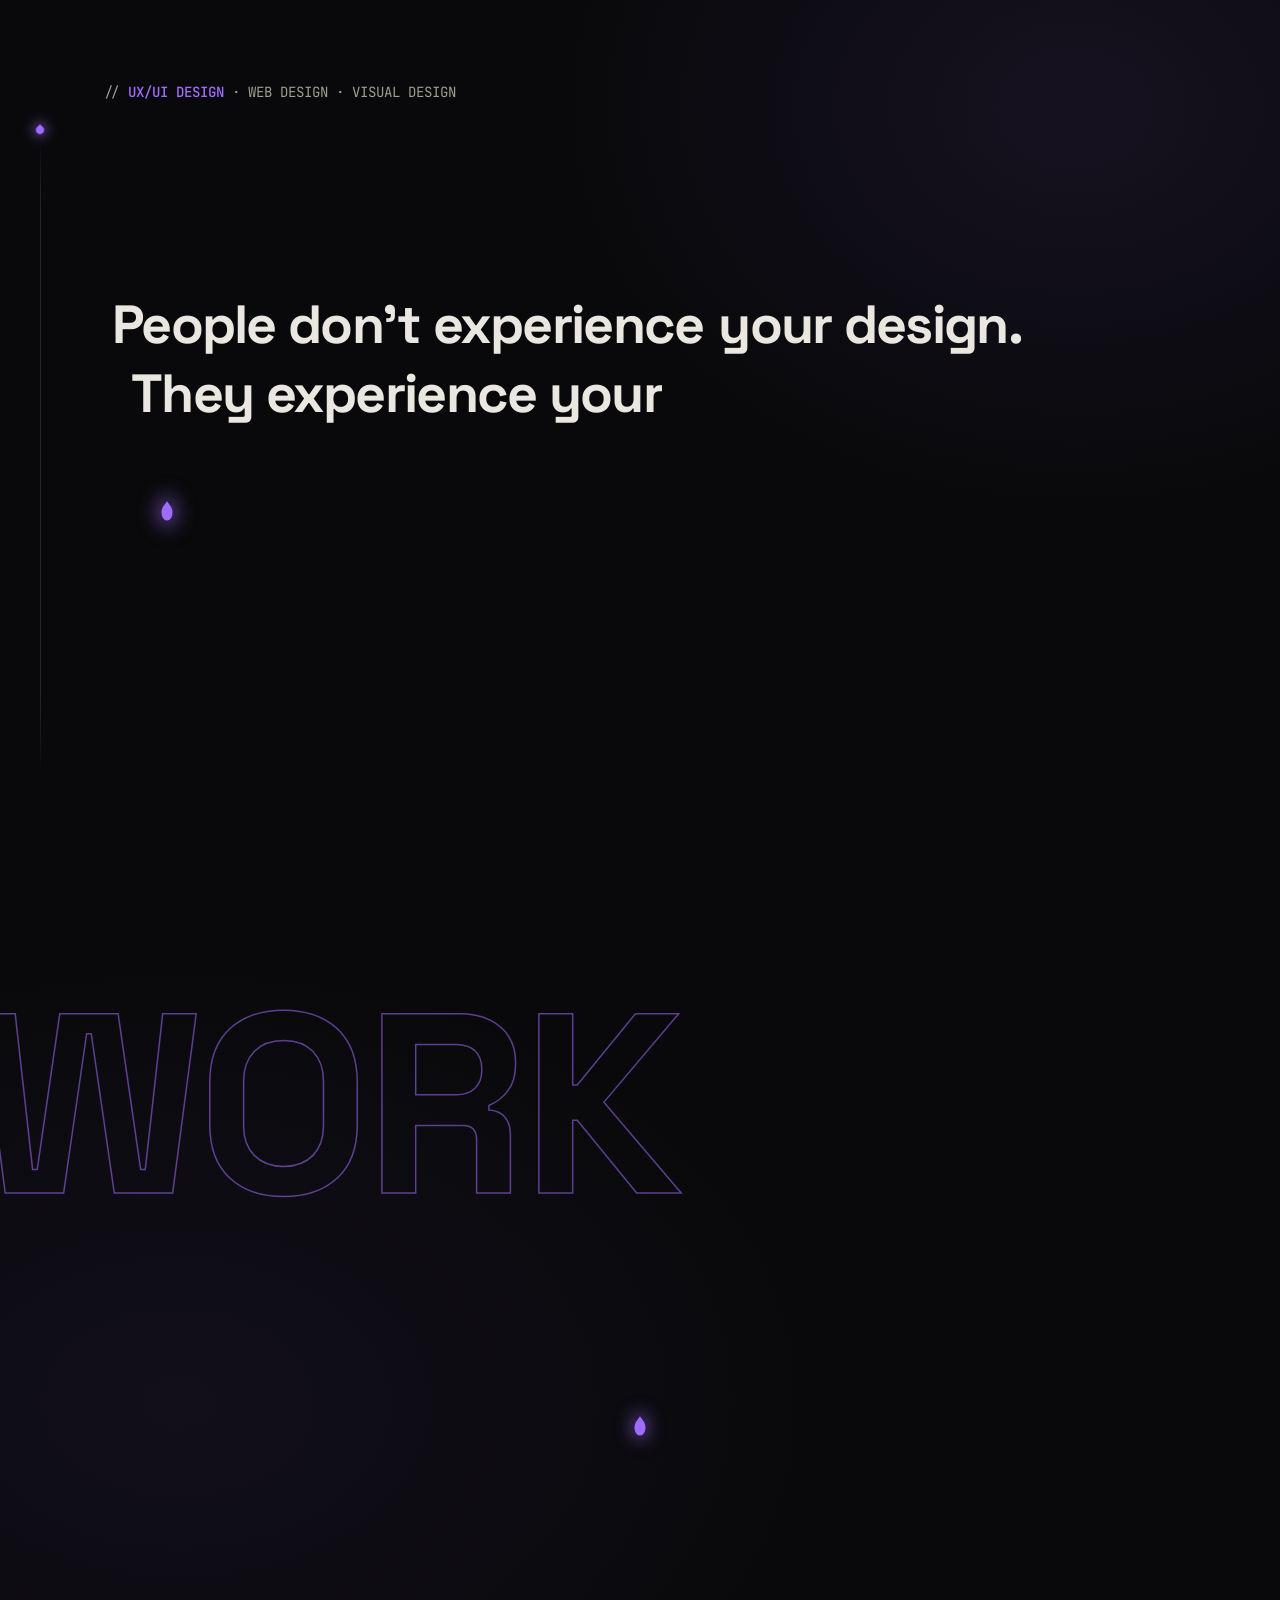
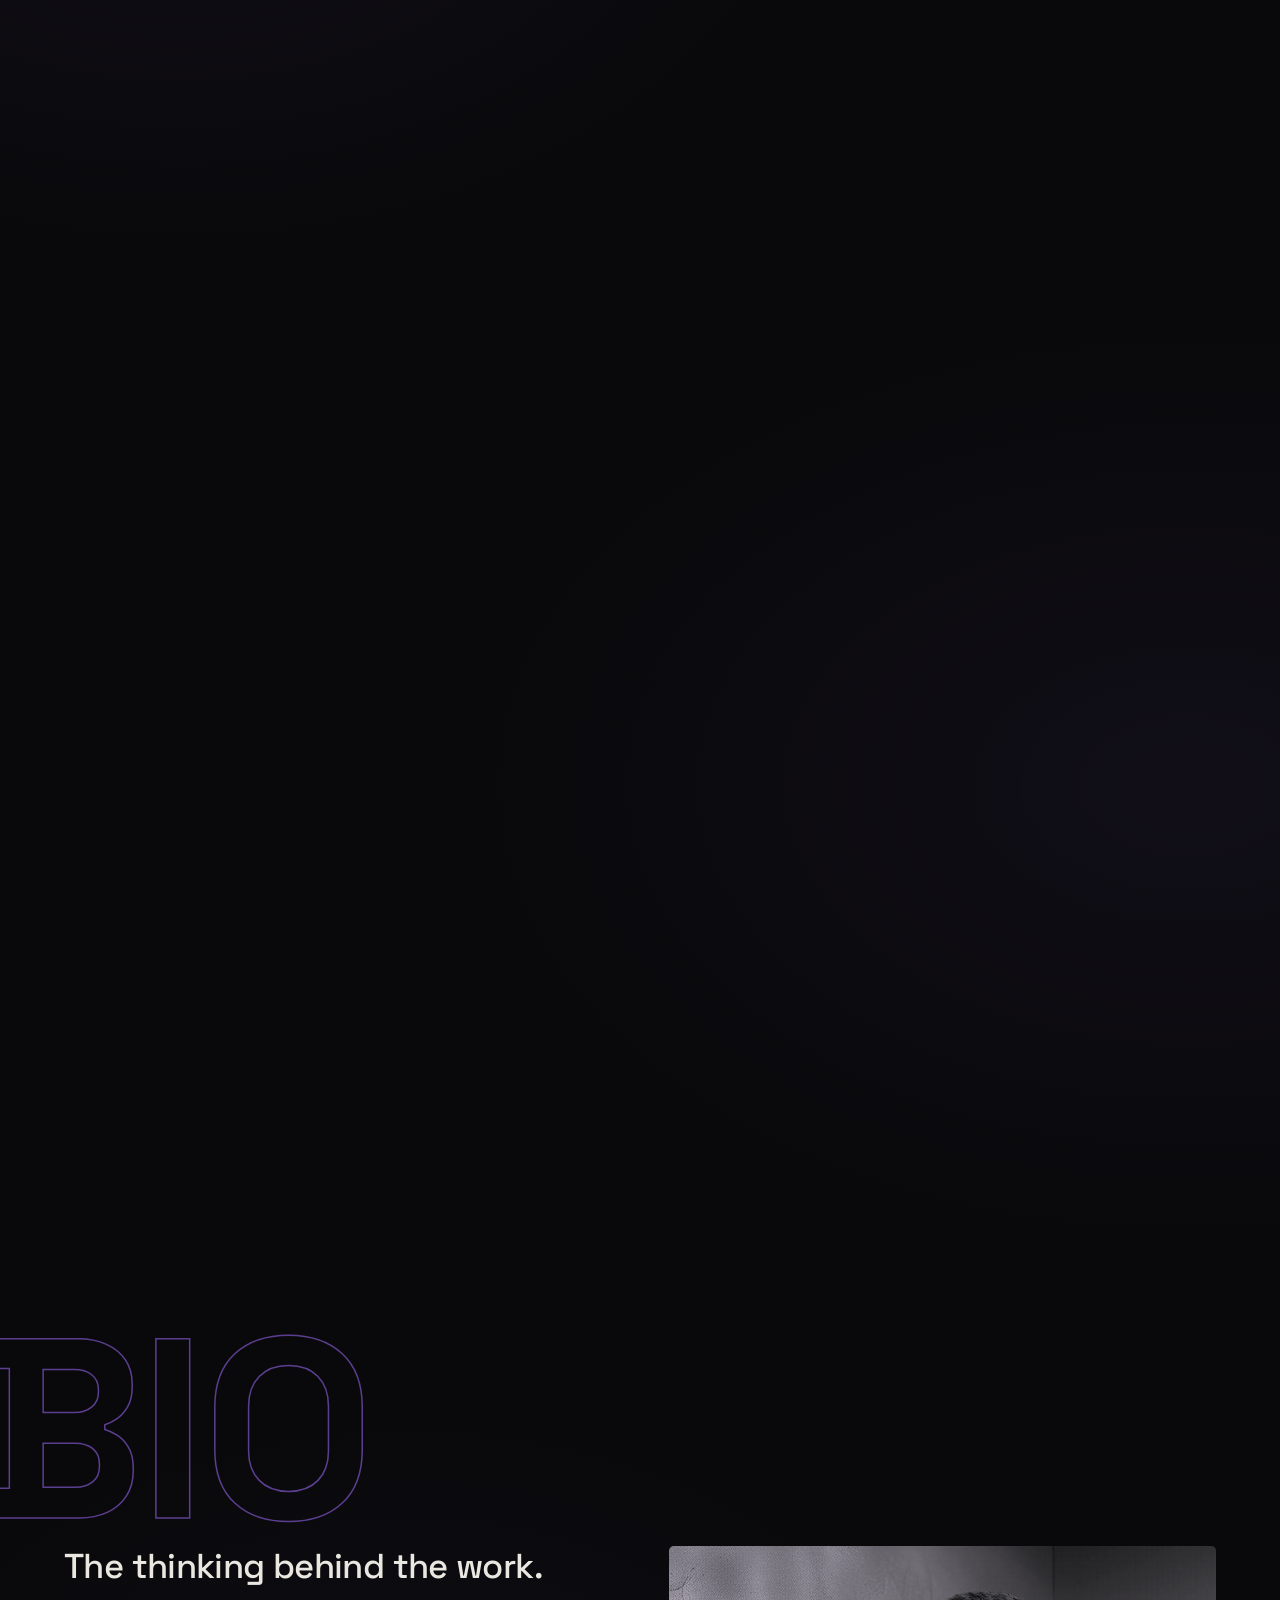
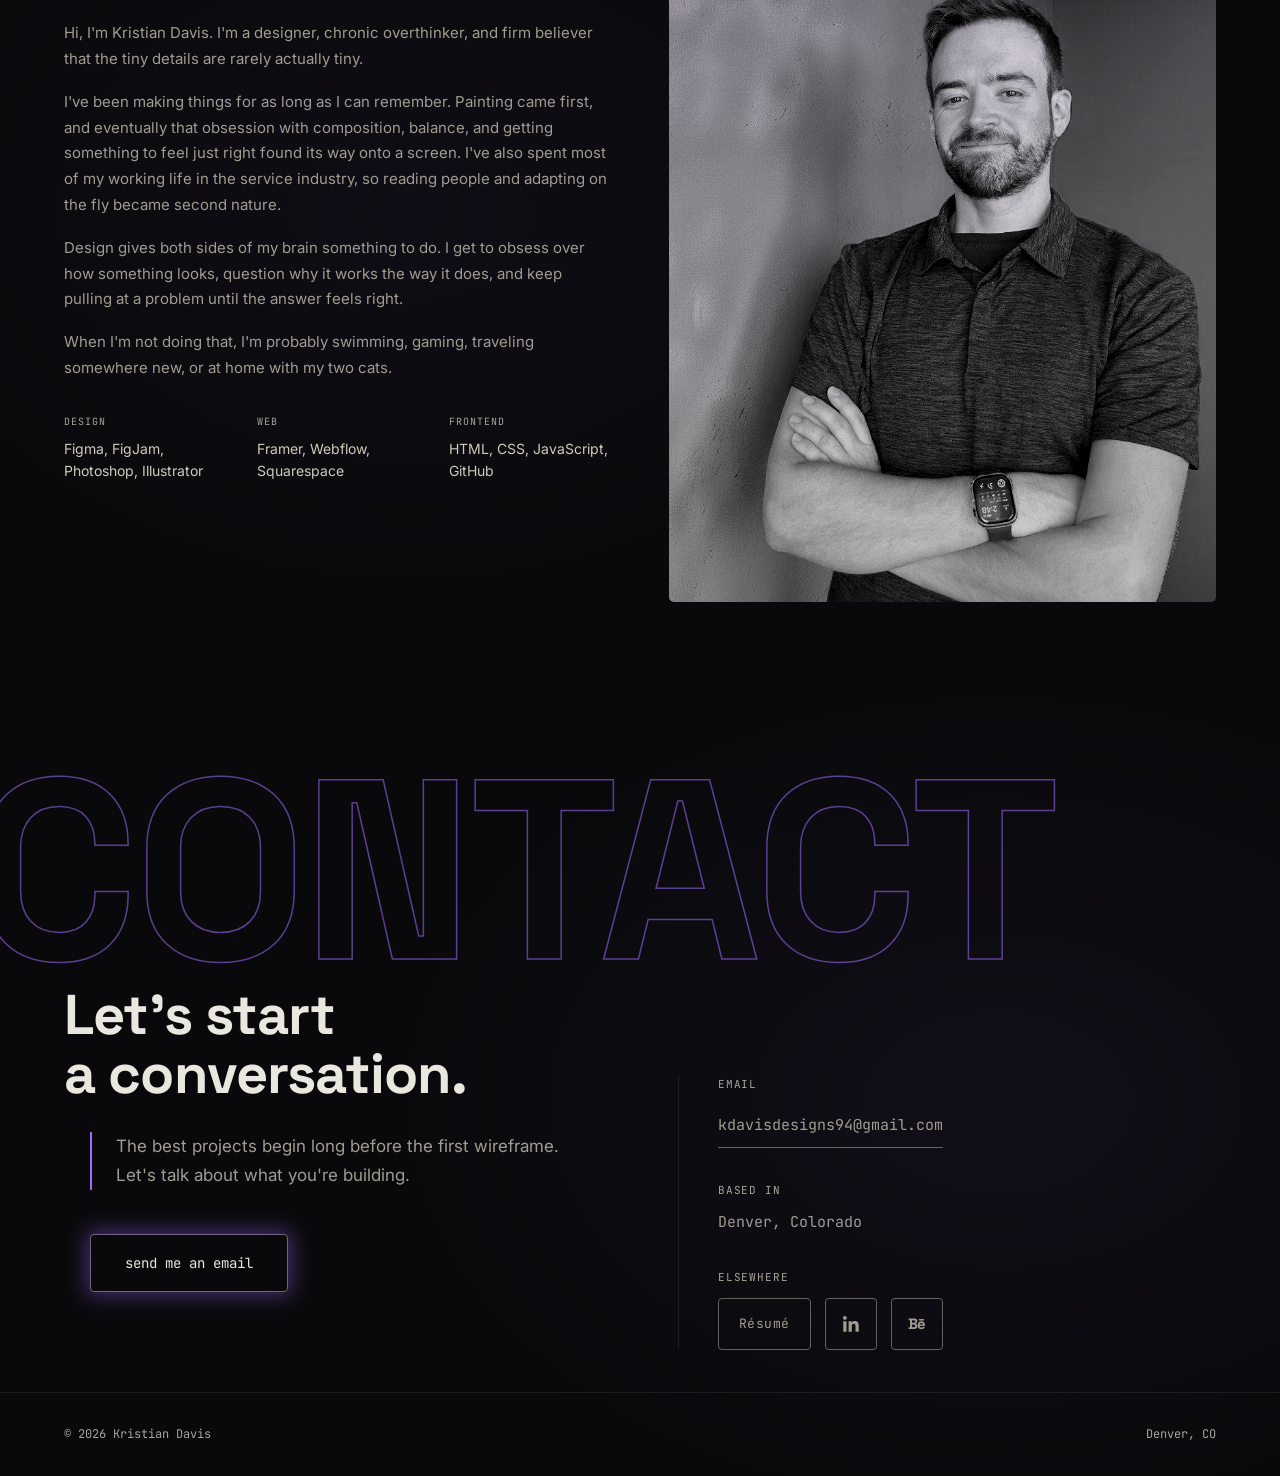
<file: index.html>
<!DOCTYPE html>
<html lang="en">
<head>
<meta charset="UTF-8">
<meta name="viewport" content="width=device-width, initial-scale=1.0">
<title>Kristian Davis — UX/UI Design · Web Design · Visual Design</title>
<meta name="description" content="Kristian Davis — UX/UI design, web design and visual design in Denver, Colorado. People don't experience your design. They experience your decisions.">
<meta property="og:type" content="website">
<meta property="og:title" content="Kristian Davis, UX/UI Design · Web Design · Visual Design">
<meta property="og:description" content="People don't experience your design. They experience your decisions.">
<meta property="og:image" content="https://kristiandavis.com/img/previews/nitefind-preview.jpg?v=3">
<meta property="og:url" content="https://kristiandavis.com/">
<meta name="twitter:card" content="summary_large_image">
<meta name="twitter:image" content="https://kristiandavis.com/img/previews/nitefind-preview.jpg?v=3">
<link rel="preconnect" href="https://fonts.googleapis.com">
<link rel="preconnect" href="https://fonts.gstatic.com" crossorigin>
<link rel="stylesheet" href="https://fonts.googleapis.com/css2?family=JetBrains+Mono:wght@400;500&family=Space+Grotesk:wght@400;500;700&family=Inter:wght@400;500&display=swap">
<link rel="canonical" href="https://kristiandavis.com/">
<link rel="icon" href="data:image/svg+xml,%3Csvg xmlns='http://www.w3.org/2000/svg' viewBox='0 0 32 32'%3E%3Crect width='32' height='32' fill='%2309090B'/%3E%3Cpath d='M16 5c4.2 4.6 7 8 7 11.4A7 7 0 0 1 9 16.4C9 13 11.8 9.6 16 5z' fill='%23a06bff'/%3E%3C/svg%3E">
<link rel="stylesheet" href="css/style.css">
<script type="application/ld+json">
{"@context":"https://schema.org","@type":"Person","name":"Kristian Davis","jobTitle":"UX/UI Design · Web Design · Visual Design","url":"https://kristiandavis.com/","image":"https://kristiandavis.com/img/kristian-about-crop-800.jpg?v=2","email":"mailto:kdavisdesigns94@gmail.com","address":{"@type":"PostalAddress","addressLocality":"Denver","addressRegion":"CO","addressCountry":"US"},"sameAs":["https://www.linkedin.com/in/kdavisdesigns/"]}
</script>
</head>
<body>
<div id="page" style="position:relative">

<div id="spine" aria-hidden="true" style="position:fixed;top:0;bottom:0;left:clamp(14px,3.1vw,40px);z-index:90;width:1px;display:none;pointer-events:none">
  <div style="position:absolute;top:14vh;bottom:14vh;left:0;width:1px;background:linear-gradient(180deg,transparent,#26262300 2%,#262623 12%,#262623 88%,transparent)"></div>
  <div id="spineDot" style="position:absolute;top:14vh;left:-3.5px;width:8px;height:8px;background:var(--accent);border-radius:50% 50% 50% 0;transform:rotate(135deg);box-shadow:0 0 11px 3px rgba(var(--accent-rgb),.5);transition:top .18s linear"></div>
</div>

<a class="i1" href="#work" style="position:absolute;top:-100px;left:16px;z-index:100;padding:12px 20px;background:var(--bg-raise-2);border:1px solid var(--accent);border-radius:4px;font-family:'JetBrains Mono',monospace;font-size:13px;color:#e9e7df">skip to work</a>

<nav aria-label="Primary" id="siteNav" style="position:fixed;top:0;left:0;right:0;z-index:80;display:flex;align-items:center;justify-content:space-between;padding:clamp(15px,1.8vw,21px) calc(max(0px, (100% - 1280px) / 2) + clamp(24px,5vw,64px));border-bottom:1px solid rgba(255,255,255,.08);background:rgba(9,9,11,.86);backdrop-filter:blur(14px);-webkit-backdrop-filter:blur(14px);opacity:0;transform:translateY(-12px);pointer-events:none;transition:opacity .45s ease,transform .55s cubic-bezier(.19,1,.22,1)">
    <div class="nav-brand" style="display:inline-flex;align-items:baseline;gap:10px;min-width:0">
      <span class="nav-name" style="font-family:'Space Grotesk',sans-serif;font-weight:700;font-size:17px;letter-spacing:-.01em;color:#e9e7df;white-space:nowrap">Kristian Davis</span>
      <span class="nav-role" aria-hidden="true" style="font-family:'JetBrains Mono',monospace;font-size:10px;letter-spacing:.11em;text-transform:uppercase;color:#a8a49b;white-space:nowrap"><span style="color:var(--accent)">•</span> UX/UI Design · Web Design · Visual Design</span>
    </div>
    <button id="navToggle" type="button" aria-expanded="false" aria-controls="navMenu" style="display:none;align-items:center;gap:9px;min-height:44px;padding:10px 16px;border:1px solid #63625c;border-radius:4px;background:transparent;color:#e9e7df;font-family:'JetBrains Mono',monospace;font-size:12px;letter-spacing:.06em;cursor:pointer">Menu<span aria-hidden="true" style="font-size:8px;transition:transform .3s cubic-bezier(.19,1,.22,1)">▼</span></button>
    <ul id="navMenu" style="display:flex;align-items:center;gap:clamp(18px,3vw,32px);list-style:none;font-family:'JetBrains Mono',monospace;font-size:13px">
      <li><a class="i3" href="#hero" style="display:inline-flex;align-items:center;padding-bottom:5px;color:#a09c92;background:linear-gradient(90deg,var(--accent),var(--accent)) left bottom / 0% 1px no-repeat;transition:background-size .45s cubic-bezier(.19,1,.22,1),color .3s ease,transform .45s cubic-bezier(.19,1,.22,1)">home</a></li>
      <li style="position:relative">
        <details style="position:relative">
          <summary class="i4" style="display:inline-flex;align-items:center;gap:7px;color:#a09c92;cursor:pointer;transition:color .3s ease">work<span aria-hidden="true" style="font-size:8px;transform:translateY(1px)">▼</span></summary>
          <ul style="position:absolute;top:calc(100% + 16px);right:0;min-width:200px;display:flex;flex-direction:column;gap:2px;list-style:none;padding:8px;border:1px solid rgba(255,255,255,.08);border-radius:11px;background:var(--bg-raise-1);box-shadow:0 28px 60px -22px rgba(0,0,0,.95);transform-origin:top right">
            <li><a class="i8" href="case-studies/amun.html" style="display:flex;align-items:center;gap:10px;padding:9px 12px;border-radius:7px;font-size:12px;color:#a09c92;transition:color .25s ease,background .25s ease"><span aria-hidden="true" style="flex-shrink:0;width:7px;height:7px;border-radius:50%;background:#6590be"></span>Amun</a></li>
            <li><a class="i5" href="case-studies/nitefind.html" style="display:flex;align-items:center;gap:10px;padding:9px 12px;border-radius:7px;font-size:12px;color:#a09c92;transition:color .25s ease,background .25s ease"><span aria-hidden="true" style="flex-shrink:0;width:7px;height:7px;border-radius:50%;background:var(--accent)"></span>Nitefind</a></li>
            <li><a class="i6" href="case-studies/smiteforge.html" style="display:flex;align-items:center;gap:10px;padding:9px 12px;border-radius:7px;font-size:12px;color:#a09c92;transition:color .25s ease,background .25s ease"><span aria-hidden="true" style="flex-shrink:0;width:7px;height:7px;border-radius:50%;background:#e0b84a"></span>SmiteForge</a></li>
            <li><a class="i7" href="case-studies/zentra.html" style="display:flex;align-items:center;gap:10px;padding:9px 12px;border-radius:7px;font-size:12px;color:#a09c92;transition:color .25s ease,background .25s ease"><span aria-hidden="true" style="flex-shrink:0;width:7px;height:7px;border-radius:50%;background:#4fbf82"></span>Zentra</a></li>
            
            <li style="margin-top:4px;padding-top:6px;border-top:1px solid rgba(255,255,255,.08)"><a class="i9" href="#work" style="display:block;padding:9px 12px;border-radius:7px;font-size:12px;color:#a8a49b;transition:color .25s ease">all work →</a></li>
          </ul>
        </details>
      </li>
      <li><a class="i10" href="#about" style="display:inline-flex;align-items:center;padding-bottom:5px;color:#a09c92;background:linear-gradient(90deg,var(--accent),var(--accent)) left bottom / 0% 1px no-repeat;transition:background-size .45s cubic-bezier(.19,1,.22,1),color .3s ease,transform .45s cubic-bezier(.19,1,.22,1)">about</a></li>
      <li><a class="i11" href="#contact" style="display:inline-flex;align-items:center;padding-bottom:5px;color:#a09c92;background:linear-gradient(90deg,var(--accent),var(--accent)) left bottom / 0% 1px no-repeat;transition:background-size .45s cubic-bezier(.19,1,.22,1),color .3s ease,transform .45s cubic-bezier(.19,1,.22,1)">contact</a></li>
    </ul>
  </nav>

<main id="main">

<!-- ===================== HERO ===================== -->
<section id="hero" style="position:relative;--hero-pad-x:calc(max(0px, (100% - 1280px) / 2) + clamp(24px,5vw,64px));display:flex;flex-direction:column;justify-content:center;min-height:100dvh;padding:clamp(40px,5vh,64px) var(--hero-pad-x) calc(clamp(24px,4vh,44px) + 64px);overflow:hidden">

  <div id="heroEyebrow" style="position:absolute;z-index:2;top:9vh;left:calc(var(--hero-pad-x) + clamp(14px,3.1vw,40px));font-family:'JetBrains Mono',monospace;font-size:clamp(13px,1.1vw,15px);color:#a09c92">// <b style="color:var(--accent);font-weight:500">UX/UI DESIGN</b> · WEB DESIGN · VISUAL DESIGN</div>

  <div class="hero-block" style="position:relative;z-index:2;display:flex;flex-direction:column;margin-left:clamp(0px,2vw,24px)">
  <div id="surface" style="position:relative;z-index:2">
    <h1 id="heroHeadline" style="position:relative;z-index:2;margin-top:0;margin-left:clamp(0px,2vw,24px);font-family:'Space Grotesk',sans-serif;font-weight:700;font-size:clamp(34px,6.6vw,104px);line-height:1.02;letter-spacing:-.032em;max-width:32ch">
    <span style="display:inline-block;padding-bottom:.14em;margin-bottom:-.14em;padding-right:.28em;color:#e9e7df">People don't experience</span><br data-mob><span style="display:inline-block;padding-bottom:.14em;margin-bottom:-.14em;color:#e9e7df">your design.</span>
    <span data-line="b" style="display:block;width:fit-content;padding-bottom:.14em;margin-bottom:-.14em;margin-top:.26em;margin-left:clamp(8px,1.5vw,26px);color:#e9e7df;opacity:0;-webkit-mask-image:linear-gradient(90deg,#000 0%,#000 var(--reveal,0%),transparent calc(var(--reveal,0%) + 1.6em),transparent 100%);mask-image:linear-gradient(90deg,#000 0%,#000 var(--reveal,0%),transparent calc(var(--reveal,0%) + 1.6em),transparent 100%);-webkit-mask-size:100% 140%;mask-size:100% 140%;transition:opacity .15s ease, --reveal 2s linear">They experience your</span>
    <span data-line="c" style="display:block;width:fit-content;padding-bottom:.14em;margin-bottom:-.14em;margin-top:.26em;margin-left:clamp(24px,4vw,64px);color:var(--accent);opacity:0;-webkit-mask-image:linear-gradient(90deg,#000 0%,#000 var(--reveal,0%),transparent calc(var(--reveal,0%) + 1.6em),transparent 100%);mask-image:linear-gradient(90deg,#000 0%,#000 var(--reveal,0%),transparent calc(var(--reveal,0%) + 1.6em),transparent 100%);-webkit-mask-size:100% 140%;mask-size:100% 140%;transition:opacity .15s ease, --reveal 2s linear;position:relative">decisions.<span data-cascade-edge aria-hidden="true" style="position:absolute;left:0;top:0;white-space:nowrap;color:#e9e7df;opacity:0;filter:blur(5px);mask:url(#rippleWordEdge);-webkit-mask:url(#rippleWordEdge)">decisions.</span><span data-cascade aria-hidden="true" style="position:absolute;left:0;top:0;white-space:nowrap;color:#e9e7df;opacity:0;mask:url(#rippleWord);-webkit-mask:url(#rippleWord)">decisions.</span></span>
  </h1>

    <svg width="0" height="0" aria-hidden="true" focusable="false" style="position:absolute;pointer-events:none">
      <filter id="rippleEdge" x="-40%" y="-40%" width="180%" height="180%" color-interpolation-filters="sRGB">
        <feTurbulence data-turb type="fractalNoise" baseFrequency="0.018 0.052" numOctaves="3" seed="7" result="n"></feTurbulence>
        <feGaussianBlur in="SourceGraphic" stdDeviation="7" result="soft"></feGaussianBlur>
        <feDisplacementMap data-disp in="soft" in2="n" scale="36" xChannelSelector="R" yChannelSelector="G"></feDisplacementMap>
      </filter>
      <filter id="rippleEdgeSoft" x="-40%" y="-40%" width="180%" height="180%" color-interpolation-filters="sRGB">
        <feTurbulence data-turb type="fractalNoise" baseFrequency="0.016 0.044" numOctaves="3" seed="19" result="n"></feTurbulence>
        <feGaussianBlur in="SourceGraphic" stdDeviation="8" result="soft"></feGaussianBlur>
        <feDisplacementMap data-disp in="soft" in2="n" scale="16" xChannelSelector="R" yChannelSelector="G"></feDisplacementMap>
      </filter>
      <mask id="rippleWord" maskContentUnits="userSpaceOnUse">
        <circle data-front cx="0" cy="0" r="0" fill="#fff" filter="url(#rippleEdge)"></circle>
      </mask>
      <mask id="rippleWordEdge" maskContentUnits="userSpaceOnUse">
        <g filter="url(#rippleEdge)">
          <circle data-front cx="0" cy="0" r="0" fill="#fff"></circle>
          <circle data-front-inner cx="0" cy="0" r="0" fill="#000"></circle>
        </g>
      </mask>
      <mask id="rippleSub" maskContentUnits="userSpaceOnUse">
        <circle data-front cx="0" cy="0" r="0" fill="#fff" filter="url(#rippleEdgeSoft)"></circle>
      </mask>
    </svg>

    <div id="waterline" aria-hidden="true" style="position:relative;z-index:2;height:1px;margin-top:clamp(10px,1.2vw,18px);background:linear-gradient(90deg, rgba(var(--accent-rgb),.55), rgba(var(--accent-rgb),.14) 46%, transparent 82%);opacity:0;transform:scaleX(0);transform-origin:left;transition:opacity .5s ease, transform 1.5s cubic-bezier(.19,1,.22,1)"></div>

    <div id="heroDropStage" aria-hidden="true" style="position:absolute;left:clamp(40px,13vw,220px);top:100%;width:0;height:0;z-index:4;pointer-events:none;overflow:visible">
      <div data-drop-wrap style="position:absolute;left:0;top:0;transform:translate(-50%,-60vh) scaleY(1);opacity:0"><div style="width:11px;height:11px;background:var(--accent);box-shadow:0 0 15px 4px rgba(var(--accent-rgb),.6);border-radius:50% 50% 50% 0;transform:rotate(135deg)"></div></div>
      <div data-flash style="position:absolute;top:0;left:0;width:5px;height:5px;border-radius:50%;background:#fff;transform:translate(-50%,-50%);opacity:0"></div>
    </div>

    <!-- Reflected light on a wet surface, not a mirrored word. The mask is two layers
         intersected: the vertical fade the light needs, and a horizontal one at the right
         edge. Without the second, the two widest pools (centred at 74% and 93% with radii
         that reach past 100%) were cut off by the box with alpha still on them, which drew
         a faint but straight violet edge down the hero. Everything is anchored to the
         impact point (8% of this box, which is ~7% of the divider): the pools are shallow
         left-anchored ellipses that stretch far further right than left, the mask kills the
         bottom third, and [data-pool-light] carries the bloom animation from the hit
         (poolBloom in main.js) and settles at 60% of its peak. -->
    <div id="heroPool" aria-hidden="true" style="position:absolute;left:2%;top:calc(100% - 1px);z-index:0;pointer-events:none;overflow:visible;opacity:0;-webkit-mask-image:linear-gradient(to bottom, rgba(0,0,0,1) 0%, rgba(0,0,0,.98) 11%, rgba(0,0,0,.7) 31%, rgba(0,0,0,.4) 54%, rgba(0,0,0,.15) 77%, transparent 100%),linear-gradient(to right, rgba(0,0,0,1) 0%, rgba(0,0,0,1) 58%, rgba(0,0,0,.55) 82%, transparent 100%);-webkit-mask-composite:source-in;mask-image:linear-gradient(to bottom, rgba(0,0,0,1) 0%, rgba(0,0,0,.98) 11%, rgba(0,0,0,.7) 31%, rgba(0,0,0,.4) 54%, rgba(0,0,0,.15) 77%, transparent 100%),linear-gradient(to right, rgba(0,0,0,1) 0%, rgba(0,0,0,1) 58%, rgba(0,0,0,.55) 82%, transparent 100%);mask-composite:intersect">
      <div data-pool-light style="position:absolute;inset:0;transform-origin:left center;transform:scaleX(.05);opacity:0;background:
        radial-gradient(ellipse 14% 13% at 8% 7%, rgba(var(--accent-rgb),.22), rgba(var(--accent-rgb),0) 70%),
        radial-gradient(ellipse 34% 30% at 22% 14%, rgba(var(--accent-rgb),.15), rgba(var(--accent-rgb),0) 72%),
        radial-gradient(ellipse 52% 34% at 44% 18%, rgba(var(--accent-rgb),.115), rgba(var(--accent-rgb),0) 74%),
        radial-gradient(ellipse 46% 30% at 74% 22%, rgba(var(--accent-rgb),.062), rgba(var(--accent-rgb),0) 76%),
        radial-gradient(ellipse 30% 24% at 93% 20%, rgba(var(--accent-rgb),.038), rgba(var(--accent-rgb),0) 78%)">
      <span style="position:absolute;left:9%;top:9%;width:32%;height:2px;border-radius:50%;opacity:.07;filter:blur(7px);transform:rotate(-0.3deg);background:linear-gradient(90deg, rgba(var(--accent-rgb),0), rgba(var(--accent-rgb),1) 28%, rgba(var(--accent-rgb),.45) 68%, rgba(var(--accent-rgb),0))"></span>
      <span style="position:absolute;left:17%;top:19%;width:46%;height:3px;border-radius:50%;opacity:.055;filter:blur(10px);transform:rotate(0.2deg);background:linear-gradient(90deg, rgba(var(--accent-rgb),0), rgba(var(--accent-rgb),1) 28%, rgba(var(--accent-rgb),.45) 68%, rgba(var(--accent-rgb),0))"></span>
      <span style="position:absolute;left:47%;top:14%;width:29%;height:2px;border-radius:50%;opacity:.045;filter:blur(9px);transform:rotate(-0.15deg);background:linear-gradient(90deg, rgba(var(--accent-rgb),0), rgba(var(--accent-rgb),1) 28%, rgba(var(--accent-rgb),.45) 68%, rgba(var(--accent-rgb),0))"></span>
      <span style="position:absolute;left:28%;top:31%;width:38%;height:2px;border-radius:50%;opacity:.04;filter:blur(12px);transform:rotate(0.35deg);background:linear-gradient(90deg, rgba(var(--accent-rgb),0), rgba(var(--accent-rgb),1) 28%, rgba(var(--accent-rgb),.45) 68%, rgba(var(--accent-rgb),0))"></span>
      <span style="position:absolute;left:12%;top:43%;width:26%;height:4px;border-radius:50%;opacity:.032;filter:blur(14px);transform:rotate(-0.2deg);background:linear-gradient(90deg, rgba(var(--accent-rgb),0), rgba(var(--accent-rgb),1) 28%, rgba(var(--accent-rgb),.45) 68%, rgba(var(--accent-rgb),0))"></span>
      </div>
      <div data-pool-ripple style="position:absolute;left:8%;top:1px;width:10px;height:2px;border:1px solid rgba(var(--accent-rgb),.6);border-radius:50%;transform:translate(-50%,-50%);opacity:0"></div>
    </div>

  </div>

  <div id="heroSub" style="position:relative;z-index:2;margin-top:clamp(26px,3.6vh,48px);margin-left:clamp(0px,2vw,24px);padding-left:clamp(0px,2vw,24px)">
    <!-- Hidden until the cascade reaches it: --cascade is a downward front (see style.css), so
         the copy is masked out at 0% and wipes in from the top as the front arrives, in purple.
         Driven by heroHandoff() in main.js. -->
    <p style="position:relative;z-index:1;max-width:44ch;font-size:clamp(14.5px,0.5vw + 12.5px,20px);line-height:1.65;color:var(--accent);text-wrap:pretty;opacity:0;mask:url(#rippleSub);-webkit-mask:url(#rippleSub);transition:opacity .01s linear">Helping businesses navigate complexity through thoughtful strategy and purposeful design.</p>
  </div>

  <div id="heroFoot" data-lit="false" style="z-index:60;display:flex;flex-wrap:wrap;align-items:flex-end;justify-content:flex-end;gap:clamp(20px,3vw,48px)">
    <a class="i-scroll" href="#work" style="display:inline-flex;align-items:center;gap:11px;flex-shrink:0;padding:10px 14px 16px 14px;border-bottom:1px solid #34332f;font-family:'JetBrains Mono',monospace;font-size:12px;letter-spacing:.06em;color:#e9e7df;transition:border-color .35s ease,gap .35s cubic-bezier(.19,1,.22,1)">SEE THE WORK<span aria-hidden="true">↓</span></a>
  </div>
  </div><!-- /.hero-block -->
</section>

<!-- ===================== WORK ===================== -->
<section id="work" style="position:relative;padding:calc(clamp(32px,4.4vw,68px) + clamp(110px,20vw,280px) + 8px) 0 0;overflow:hidden">
  <div id="workWash" aria-hidden="true" style="position:absolute;top:0;left:0;right:0;height:min(760px,74vh);z-index:0;pointer-events:none;background:radial-gradient(ellipse 62% 100% at 50% 0%, rgba(var(--accent-rgb),.13), transparent 72%);clip-path:circle(0% at 50% 0%)"></div>
  <div id="workGhost" aria-hidden="true" style="position:absolute;top:clamp(40px,6vw,96px);left:clamp(-30px,-2vw,-8px);z-index:1;pointer-events:none;user-select:none;font-family:'Space Grotesk',sans-serif;font-weight:700;font-size:clamp(110px,20vw,280px);line-height:1;color:transparent;-webkit-text-stroke:1.5px var(--accent);letter-spacing:-.02em;opacity:.55">WORK</div>
  <div id="dropStage" aria-hidden="true" style="position:absolute;top:0;left:50%;width:0;height:0;z-index:6;pointer-events:none;overflow:visible">
    <div data-drop-wrap style="position:absolute;left:0;top:0;transform:translate(-50%,-70vh) scaleY(1);opacity:0"><div style="width:11px;height:11px;background:var(--accent);box-shadow:0 0 14px 3px rgba(var(--accent-rgb),.55);border-radius:50% 50% 50% 0;transform:rotate(135deg)"></div></div>
    <div data-flash style="position:absolute;top:0;left:0;width:6px;height:6px;border-radius:50%;background:#fff;transform:translate(-50%,-50%);opacity:0"></div>
  </div>

  <h2 class="sr-only">Selected work</h2>

  <div id="bands" style="position:relative;z-index:2;border-top:1px solid rgba(255,255,255,.08);opacity:0;transition:opacity .5s ease">

    <a data-band="amun" href="case-studies/amun.html" style="position:relative;display:block;border-bottom:1px solid rgba(255,255,255,.08);overflow:hidden">
      <span data-flood aria-hidden="true" style="position:absolute;inset:0;z-index:0;background:linear-gradient(90deg, rgba(101,144,190,.14), rgba(101,144,190,.02) 62%, transparent);transform:scaleX(0);transform-origin:left;transition:transform .62s cubic-bezier(.19,1,.22,1)"></span>
      <span data-edge aria-hidden="true" style="position:absolute;top:0;bottom:0;left:0;z-index:1;width:2px;background:#6590be;transform:scaleY(0);transform-origin:top;transition:transform .52s cubic-bezier(.19,1,.22,1)"></span>
      <div style="position:relative;z-index:2;max-width:1280px;margin:0 auto;padding:clamp(34px,4vw,58px) clamp(24px,5vw,64px)">
        <div data-row style="display:grid;grid-template-columns:auto minmax(0,1.08fr) minmax(0,.88fr);align-items:stretch;column-gap:clamp(26px,2.8vw,44px);transition:transform .5s cubic-bezier(.19,1,.22,1)">
          <div data-shot style="position:relative;align-self:center;flex-shrink:0;width:clamp(250px,31vw,460px);aspect-ratio:4/3;border-radius:10px;overflow:hidden;box-shadow:0 18px 44px -14px rgba(0,0,0,.8), 0 0 0 1px rgba(255,255,255,.06);transition:transform .55s cubic-bezier(.19,1,.22,1),box-shadow .55s ease">
            <img src="img/previews/amun-preview.jpg?v=2" width="920" height="690" alt="" loading="lazy" style="width:100%;height:100%;object-fit:cover;object-position:50% 50%;display:block;filter:saturate(.82) brightness(.86);transition:filter .55s ease" decoding="async">
          </div>
          <div style="display:flex;flex-direction:column;justify-content:center">
            <h3 style="font-family:'Space Grotesk',sans-serif;font-weight:700;font-size:clamp(25px,3.5vw,50px);line-height:1.02;letter-spacing:-.025em">Amun</h3>
            <p style="margin-top:11px;font-size:15px;line-height:1.45;color:#b5b0a4;max-width:30ch;text-wrap:pretty">Trust without saying the obvious.</p>
            <div style="display:flex;flex-wrap:wrap;gap:7px;margin-top:20px"><span style="padding:4px 10px;border:1px solid #262623;border-radius:999px;font-family:'JetBrains Mono',monospace;font-size:10px;letter-spacing:.06em;color:#a8a49b">CLIENT</span><span style="padding:4px 10px;border:1px solid #262623;border-radius:999px;font-family:'JetBrains Mono',monospace;font-size:10px;letter-spacing:.06em;color:#a8a49b">2026</span></div>
          </div>
          <div style="display:flex;flex-direction:column;justify-content:center;padding-left:clamp(22px,2.2vw,34px);border-left:1px solid rgba(255,255,255,.07)">
            <span style="display:block;font-family:'JetBrains Mono',monospace;font-size:10px;letter-spacing:.12em;text-transform:uppercase;color:#6590be">DISCOVERY · INFORMATION ARCHITECTURE</span>
            <p style="margin-top:12px;font-size:13.5px;line-height:1.65;color:#b0aba0;max-width:36ch;text-wrap:pretty">Translating complex protection services into a clear, discreet digital experience centered on trust and consultation.</p>
            <span data-cta style="display:inline-flex;align-items:center;align-self:flex-start;gap:8px;margin-top:clamp(18px,1.8vw,24px);font-family:'JetBrains Mono',monospace;font-size:11px;letter-spacing:.08em;text-transform:uppercase;color:#6590be;transition:gap .35s cubic-bezier(.19,1,.22,1)">view case study<span data-arrow aria-hidden="true" style="display:inline-block;font-size:12px;transition:transform .35s cubic-bezier(.19,1,.22,1)">&#8599;</span></span>
          </div>
        </div>
      </div>
    </a>

    <a data-band="nitefind" href="case-studies/nitefind.html" style="position:relative;display:block;border-bottom:1px solid rgba(255,255,255,.08);overflow:hidden">
      <span data-flood aria-hidden="true" style="position:absolute;inset:0;z-index:0;background:linear-gradient(90deg, rgba(var(--accent-rgb),.14), rgba(var(--accent-rgb),.02) 62%, transparent);transform:scaleX(0);transform-origin:left;transition:transform .62s cubic-bezier(.19,1,.22,1)"></span>
      <span data-edge aria-hidden="true" style="position:absolute;top:0;bottom:0;left:0;z-index:1;width:2px;background:var(--accent);transform:scaleY(0);transform-origin:top;transition:transform .52s cubic-bezier(.19,1,.22,1)"></span>
      <div style="position:relative;z-index:2;max-width:1280px;margin:0 auto;padding:clamp(34px,4vw,58px) clamp(24px,5vw,64px)">
        <div data-row style="display:grid;grid-template-columns:auto minmax(0,1.08fr) minmax(0,.88fr);align-items:stretch;column-gap:clamp(26px,2.8vw,44px);transition:transform .5s cubic-bezier(.19,1,.22,1)">
          <div data-shot style="position:relative;align-self:center;flex-shrink:0;width:clamp(250px,31vw,460px);aspect-ratio:4/3;border-radius:10px;overflow:hidden;box-shadow:0 18px 44px -14px rgba(0,0,0,.8), 0 0 0 1px rgba(255,255,255,.06);transition:transform .55s cubic-bezier(.19,1,.22,1),box-shadow .55s ease">
            <img src="img/previews/nitefind-preview.jpg?v=3" width="920" height="690" alt="" loading="lazy" style="width:100%;height:100%;object-fit:cover;object-position:50% 50%;display:block;filter:saturate(.82) brightness(.86);transition:filter .55s ease" decoding="async">
          </div>
          <div style="display:flex;flex-direction:column;justify-content:center">
            <h3 style="font-family:'Space Grotesk',sans-serif;font-weight:700;font-size:clamp(25px,3.5vw,50px);line-height:1.02;letter-spacing:-.025em">Nitefind</h3>
            <p style="margin-top:11px;font-size:15px;line-height:1.45;color:#b5b0a4;max-width:30ch;text-wrap:pretty">Too many options, not enough certainty.</p>
            <div style="display:flex;flex-wrap:wrap;gap:7px;margin-top:20px"><span style="padding:4px 10px;border:1px solid #262623;border-radius:999px;font-family:'JetBrains Mono',monospace;font-size:10px;letter-spacing:.06em;color:#a8a49b">MOBILE PRODUCT</span><span style="padding:4px 10px;border:1px solid #262623;border-radius:999px;font-family:'JetBrains Mono',monospace;font-size:10px;letter-spacing:.06em;color:#a8a49b">CONCEPT</span><span style="padding:4px 10px;border:1px solid #262623;border-radius:999px;font-family:'JetBrains Mono',monospace;font-size:10px;letter-spacing:.06em;color:#a8a49b">2025</span></div>
          </div>
          <div style="display:flex;flex-direction:column;justify-content:center;padding-left:clamp(22px,2.2vw,34px);border-left:1px solid rgba(255,255,255,.07)">
            <span style="display:block;font-family:'JetBrains Mono',monospace;font-size:10px;letter-spacing:.12em;text-transform:uppercase;color:var(--accent)">UX RESEARCH · PRODUCT DECISIONS</span>
            <p style="margin-top:12px;font-size:13.5px;line-height:1.65;color:#b0aba0;max-width:36ch;text-wrap:pretty">Turning how people choose a night out into a faster, more confident way to decide.</p>
            <span data-cta style="display:inline-flex;align-items:center;align-self:flex-start;gap:8px;margin-top:clamp(18px,1.8vw,24px);font-family:'JetBrains Mono',monospace;font-size:11px;letter-spacing:.08em;text-transform:uppercase;color:var(--accent);transition:gap .35s cubic-bezier(.19,1,.22,1)">view case study<span data-arrow aria-hidden="true" style="display:inline-block;font-size:12px;transition:transform .35s cubic-bezier(.19,1,.22,1)">↗</span></span>
          </div>
        </div>
      </div>
    </a>

    <a data-band="smiteforge" href="case-studies/smiteforge.html" style="position:relative;display:block;border-bottom:1px solid rgba(255,255,255,.08);overflow:hidden">
      <span data-flood aria-hidden="true" style="position:absolute;inset:0;z-index:0;background:linear-gradient(90deg, rgba(224,184,74,.14), rgba(224,184,74,.02) 62%, transparent);transform:scaleX(0);transform-origin:left;transition:transform .62s cubic-bezier(.19,1,.22,1)"></span>
      <span data-edge aria-hidden="true" style="position:absolute;top:0;bottom:0;left:0;z-index:1;width:2px;background:#e0b84a;transform:scaleY(0);transform-origin:top;transition:transform .52s cubic-bezier(.19,1,.22,1)"></span>
      <div style="position:relative;z-index:2;max-width:1280px;margin:0 auto;padding:clamp(34px,4vw,58px) clamp(24px,5vw,64px)">
        <div data-row style="display:grid;grid-template-columns:auto minmax(0,1.08fr) minmax(0,.88fr);align-items:stretch;column-gap:clamp(26px,2.8vw,44px);transition:transform .5s cubic-bezier(.19,1,.22,1)">
          <div data-shot style="position:relative;align-self:center;flex-shrink:0;width:clamp(250px,31vw,460px);aspect-ratio:4/3;border-radius:10px;overflow:hidden;box-shadow:0 18px 44px -14px rgba(0,0,0,.8), 0 0 0 1px rgba(255,255,255,.06);transition:transform .55s cubic-bezier(.19,1,.22,1),box-shadow .55s ease">
            <img src="img/previews/smiteforge-preview.jpg?v=5" width="920" height="690" alt="" loading="lazy" style="width:100%;height:100%;object-fit:cover;object-position:50% 50%;display:block;filter:saturate(.82) brightness(.86);transition:filter .55s ease" decoding="async">
          </div>
          <div style="display:flex;flex-direction:column;justify-content:center">
            <h3 style="font-family:'Space Grotesk',sans-serif;font-weight:700;font-size:clamp(25px,3.5vw,50px);line-height:1.02;letter-spacing:-.025em">SmiteForge</h3>
            <p style="margin-top:11px;font-size:15px;line-height:1.45;color:#b5b0a4;max-width:30ch;text-wrap:pretty">One brand, two very different platforms.</p>
            <div style="display:flex;flex-wrap:wrap;gap:7px;margin-top:20px"><span style="padding:4px 10px;border:1px solid #262623;border-radius:999px;font-family:'JetBrains Mono',monospace;font-size:10px;letter-spacing:.06em;color:#a8a49b">iOS + ANDROID</span><span style="padding:4px 10px;border:1px solid #262623;border-radius:999px;font-family:'JetBrains Mono',monospace;font-size:10px;letter-spacing:.06em;color:#a8a49b">CONCEPT</span><span style="padding:4px 10px;border:1px solid #262623;border-radius:999px;font-family:'JetBrains Mono',monospace;font-size:10px;letter-spacing:.06em;color:#a8a49b">2025</span></div>
          </div>
          <div style="display:flex;flex-direction:column;justify-content:center;padding-left:clamp(22px,2.2vw,34px);border-left:1px solid rgba(255,255,255,.07)">
            <span style="display:block;font-family:'JetBrains Mono',monospace;font-size:10px;letter-spacing:.12em;text-transform:uppercase;color:#e0b84a">CROSS-PLATFORM UI · PLATFORM CONVENTIONS</span>
            <p style="margin-top:12px;font-size:13.5px;line-height:1.65;color:#b0aba0;max-width:36ch;text-wrap:pretty">Designing one companion experience for iOS and Android while adapting its structure, hierarchy, and interface patterns to each platform.</p>
            <span data-cta style="display:inline-flex;align-items:center;align-self:flex-start;gap:8px;margin-top:clamp(18px,1.8vw,24px);font-family:'JetBrains Mono',monospace;font-size:11px;letter-spacing:.08em;text-transform:uppercase;color:#e0b84a;transition:gap .35s cubic-bezier(.19,1,.22,1)">view case study<span data-arrow aria-hidden="true" style="display:inline-block;font-size:12px;transition:transform .35s cubic-bezier(.19,1,.22,1)">↗</span></span>
          </div>
        </div>
      </div>
    </a>

    <a data-band="zentra" href="case-studies/zentra.html" style="position:relative;display:block;border-bottom:1px solid rgba(255,255,255,.08);overflow:hidden">
      <span data-flood aria-hidden="true" style="position:absolute;inset:0;z-index:0;background:linear-gradient(90deg, rgba(79,191,130,.14), rgba(79,191,130,.02) 62%, transparent);transform:scaleX(0);transform-origin:left;transition:transform .62s cubic-bezier(.19,1,.22,1)"></span>
      <span data-edge aria-hidden="true" style="position:absolute;top:0;bottom:0;left:0;z-index:1;width:2px;background:#4fbf82;transform:scaleY(0);transform-origin:top;transition:transform .52s cubic-bezier(.19,1,.22,1)"></span>
      <div style="position:relative;z-index:2;max-width:1280px;margin:0 auto;padding:clamp(34px,4vw,58px) clamp(24px,5vw,64px)">
        <div data-row style="display:grid;grid-template-columns:auto minmax(0,1.08fr) minmax(0,.88fr);align-items:stretch;column-gap:clamp(26px,2.8vw,44px);transition:transform .5s cubic-bezier(.19,1,.22,1)">
          <div data-shot style="position:relative;align-self:center;flex-shrink:0;width:clamp(250px,31vw,460px);aspect-ratio:4/3;border-radius:10px;overflow:hidden;box-shadow:0 18px 44px -14px rgba(0,0,0,.8), 0 0 0 1px rgba(255,255,255,.06);transition:transform .55s cubic-bezier(.19,1,.22,1),box-shadow .55s ease">
            <img src="img/previews/zentra-preview.jpg?v=3" width="920" height="690" alt="" loading="lazy" style="width:100%;height:100%;object-fit:cover;object-position:50% 50%;display:block;filter:saturate(.82) brightness(.86);transition:filter .55s ease" decoding="async">
          </div>
          <div style="display:flex;flex-direction:column;justify-content:center">
            <h3 style="font-family:'Space Grotesk',sans-serif;font-weight:700;font-size:clamp(25px,3.5vw,50px);line-height:1.02;letter-spacing:-.025em">Zentra</h3>
            <p style="margin-top:11px;font-size:15px;line-height:1.45;color:#b5b0a4;max-width:30ch;text-wrap:pretty">Saving money without losing motivation.</p>
            <div style="display:flex;flex-wrap:wrap;gap:7px;margin-top:20px"><span style="padding:4px 10px;border:1px solid #262623;border-radius:999px;font-family:'JetBrains Mono',monospace;font-size:10px;letter-spacing:.06em;color:#a8a49b">MOBILE APP</span><span style="padding:4px 10px;border:1px solid #262623;border-radius:999px;font-family:'JetBrains Mono',monospace;font-size:10px;letter-spacing:.06em;color:#a8a49b">CONCEPT</span><span style="padding:4px 10px;border:1px solid #262623;border-radius:999px;font-family:'JetBrains Mono',monospace;font-size:10px;letter-spacing:.06em;color:#a8a49b">2025</span></div>
          </div>
          <div style="display:flex;flex-direction:column;justify-content:center;padding-left:clamp(22px,2.2vw,34px);border-left:1px solid rgba(255,255,255,.07)">
            <span style="display:block;font-family:'JetBrains Mono',monospace;font-size:10px;letter-spacing:.12em;text-transform:uppercase;color:#4fbf82">VISUAL DESIGN · MOTION</span>
            <p style="margin-top:12px;font-size:13.5px;line-height:1.65;color:#b0aba0;max-width:36ch;text-wrap:pretty">Building a visual language around progress, from goal tracking and hierarchy to identity, feedback, and motion.</p>
            <span data-cta style="display:inline-flex;align-items:center;align-self:flex-start;gap:8px;margin-top:clamp(18px,1.8vw,24px);font-family:'JetBrains Mono',monospace;font-size:11px;letter-spacing:.08em;text-transform:uppercase;color:#4fbf82;transition:gap .35s cubic-bezier(.19,1,.22,1)">view case study<span data-arrow aria-hidden="true" style="display:inline-block;font-size:12px;transition:transform .35s cubic-bezier(.19,1,.22,1)">↗</span></span>
          </div>
        </div>
      </div>
    </a>

  </div>
</section>

<!-- ===================== ABOUT ===================== -->
<section id="about" style="position:relative;padding:calc(clamp(32px,4.4vw,68px) + clamp(110px,20vw,280px) + 8px) 0 clamp(44px,5vw,75px);overflow:hidden">
  <div aria-hidden="true" style="position:absolute;top:clamp(40px,6vw,96px);left:clamp(-30px,-2vw,-8px);z-index:1;pointer-events:none;user-select:none;font-family:'Space Grotesk',sans-serif;font-weight:700;font-size:clamp(110px,20vw,280px);line-height:1;color:transparent;-webkit-text-stroke:1.5px var(--accent);letter-spacing:-.02em;opacity:.55">BIO</div>

  <div style="position:relative;z-index:2;width:100%;max-width:1280px;margin:0 auto;padding:0 clamp(24px,5vw,64px)">
    <div class="about-row" style="display:flex;flex-wrap:wrap;align-items:stretch;gap:clamp(32px,4.5vw,64px)">

      <div class="about-media" style="flex:1 1 380px;min-width:min(100%,260px);display:flex">
        <div style="position:relative;flex:1;min-height:100%;border-radius:5px;overflow:hidden">
          <picture>
            <source media="(max-width:900px)" srcset="img/kristian-about-mobile-crop-900.jpg?v=2" width="900" height="1125">
            <img src="img/kristian-about-crop-800.jpg?v=2" alt="Kristian Davis" width="800" height="1000" loading="lazy" style="position:absolute;inset:0;width:100%;height:100%;object-fit:cover;object-position:50% 28%;filter:grayscale(1) contrast(1.15) brightness(.95);display:block" decoding="async">
          </picture>
          <span aria-hidden="true" style="position:absolute;inset:0;background:linear-gradient(160deg, rgba(var(--accent-rgb),.14), rgba(9,9,11,.18) 70%);mix-blend-mode:multiply"></span>
        </div>
      </div>

      <div class="about-text" style="flex:1 1 480px;min-width:min(100%,280px);display:flex;flex-direction:column;gap:clamp(22px,2.6vw,34px)">
        <h2 style="margin:0;font-family:'Space Grotesk',sans-serif;font-weight:500;font-size:clamp(23px,2.7vw,38px);line-height:1.2;letter-spacing:-.018em;text-wrap:pretty">The thinking behind the work.</h2>
        <div style="display:flex;flex-direction:column;gap:17px;max-width:56ch">
          <p style="font-size:15px;line-height:1.72;color:#a09c92;text-wrap:pretty">Hi, I'm Kristian Davis. I'm a designer, chronic overthinker, and firm believer that the tiny details are rarely actually tiny.</p>
          <p style="font-size:15px;line-height:1.72;color:#a09c92;text-wrap:pretty">I've been making things for as long as I can remember. Painting came first, and eventually that obsession with composition, balance, and getting something to feel just right found its way onto a screen. I've also spent most of my working life in the service industry, so reading people and adapting on the fly became second nature.</p>
          <p style="font-size:15px;line-height:1.72;color:#a09c92;text-wrap:pretty">Design gives both sides of my brain something to do. I get to obsess over how something looks, question why it works the way it does, and keep pulling at a problem until the answer feels right.</p>
          <p style="font-size:15px;line-height:1.72;color:#a09c92;text-wrap:pretty">When I'm not doing that, I'm probably swimming, gaming, traveling somewhere new, or at home with my two cats.</p>
        </div>
        <dl id="skills" style="margin:0;display:grid;grid-template-columns:repeat(3,minmax(0,1fr));gap:22px clamp(20px,2.4vw,32px);max-width:56ch">
            <div>
              <dt style="font-family:'JetBrains Mono',monospace;font-size:10px;letter-spacing:.1em;text-transform:uppercase;color:#a8a49b">design</dt>
              <dd style="margin:8px 0 0;font-size:14px;line-height:1.55;color:#cfcabc">Figma, FigJam, Photoshop, Illustrator</dd>
            </div>
            <div>
              <dt style="font-family:'JetBrains Mono',monospace;font-size:10px;letter-spacing:.1em;text-transform:uppercase;color:#a8a49b">web</dt>
              <dd style="margin:8px 0 0;font-size:14px;line-height:1.55;color:#cfcabc">Framer, Webflow, Squarespace</dd>
            </div>
            <div>
              <dt style="font-family:'JetBrains Mono',monospace;font-size:10px;letter-spacing:.1em;text-transform:uppercase;color:#a8a49b">frontend</dt>
              <dd style="margin:8px 0 0;font-size:14px;line-height:1.55;color:#cfcabc">HTML, CSS, JavaScript, GitHub</dd>
            </div>
        </dl>
      </div>
    </div>
  </div>
</section>

<!-- ===================== CONTACT ===================== -->
<section id="contact" style="position:relative;display:flex;align-items:center;min-height:auto;padding:calc(clamp(32px,4.4vw,68px) + clamp(110px,20vw,280px) + 8px) 0 clamp(120px,14vh,150px);overflow:hidden">
  <div aria-hidden="true" style="position:absolute;top:clamp(40px,6vw,96px);left:clamp(-30px,-2vw,-8px);z-index:1;pointer-events:none;user-select:none;font-family:'Space Grotesk',sans-serif;font-weight:700;font-size:clamp(110px,20vw,280px);line-height:1;color:transparent;-webkit-text-stroke:1.5px var(--accent);letter-spacing:-.02em;opacity:.55">CONTACT</div>

  <div style="position:relative;z-index:2;width:100%;max-width:1280px;margin:0 auto;padding:0 clamp(24px,5vw,64px)">
    <div style="display:grid;grid-template-columns:repeat(auto-fit,minmax(min(100%,340px),1fr));gap:clamp(40px,6vw,110px);align-items:start">

      <div>
        <h2 style="font-family:'Space Grotesk',sans-serif;font-weight:700;font-size:clamp(34px,4.4vw,56px);line-height:1.05;letter-spacing:-.015em;max-width:14ch;text-wrap:balance">Let's start a conversation.</h2>
        <p style="margin-top:28px;margin-left:clamp(0px,2vw,28px);padding-left:24px;border-left:2px solid var(--accent);font-size:17px;line-height:1.7;color:#a09c92;max-width:46ch;text-wrap:pretty">The best projects begin long before the first wireframe. Let's talk about what you're building.</p>
        <div style="display:inline-flex;align-items:center;gap:22px;margin-top:44px;margin-left:clamp(0px,2vw,28px)">
          <a class="i14" href="mailto:kdavisdesigns94@gmail.com" style="display:inline-block;padding:17px 34px;min-height:44px;border:1px solid #63625c;border-radius:4px;font-family:'JetBrains Mono',monospace;font-size:14px;background:linear-gradient(90deg,rgba(var(--accent-rgb),.16),rgba(var(--accent-rgb),.16)) left center / 0% 100% no-repeat;position:relative;transition:border-color .35s ease,color .35s ease,background-size .5s cubic-bezier(.19,1,.22,1)"><span class="i14-glow" aria-hidden="true" style="position:absolute;inset:0;pointer-events:none;box-shadow:0 0 20px 4px rgba(var(--accent-rgb),.42);animation:btnGlowPulse 3.4s ease-in-out infinite"></span>send me an email</a>
        </div>
      </div>

      <div style="margin-top:clamp(0px,7vw,104px);padding-left:clamp(0px,3vw,40px);border-left:1px solid rgba(255,255,255,.08)">
        <div style="margin-bottom:34px">
          <span style="display:block;font-family:'JetBrains Mono',monospace;font-size:11px;color:#a8a49b;margin-bottom:10px;text-transform:uppercase;letter-spacing:.08em">email</span>
          <a class="i15" href="mailto:kdavisdesigns94@gmail.com" style="font-family:'JetBrains Mono',monospace;font-size:15px;color:#a09c92;border-bottom:1px solid #63625c;transition:color .3s ease,border-color .3s ease">kdavisdesigns94@gmail.com</a>
        </div>
        <div style="margin-bottom:34px">
          <span style="display:block;font-family:'JetBrains Mono',monospace;font-size:11px;color:#a8a49b;margin-bottom:10px;text-transform:uppercase;letter-spacing:.08em">based in</span>
          <span style="font-family:'JetBrains Mono',monospace;font-size:15px;color:#a09c92">Denver, Colorado</span>
        </div>
        <div>
          <span style="display:block;font-family:'JetBrains Mono',monospace;font-size:11px;color:#a8a49b;margin-bottom:12px;text-transform:uppercase;letter-spacing:.08em">elsewhere</span>
          <div style="display:flex;flex-wrap:wrap;align-items:center;gap:14px">
            <a class="i18" href="KristianDavis-Resume.pdf" target="_blank" rel="noopener noreferrer" aria-label="Résumé, PDF, opens in a new tab" style="display:inline-flex;align-items:center;justify-content:center;height:52px;padding:0 20px;position:relative;border:1px solid #63625c;border-radius:4px;color:#a09c92;background:linear-gradient(90deg,rgba(var(--accent-rgb),.16),rgba(var(--accent-rgb),.16)) left center / 0% 100% no-repeat;transition:border-color .35s ease,color .35s ease,background-size .5s cubic-bezier(.19,1,.22,1);font-family:'JetBrains Mono',monospace;font-size:13px;letter-spacing:.04em">Résumé</a>
            <div style="display:flex;gap:14px">
              <a class="i16" href="https://www.linkedin.com/in/kdavisdesigns/" target="_blank" rel="noopener noreferrer" aria-label="LinkedIn" style="display:inline-flex;align-items:center;justify-content:center;width:52px;height:52px;position:relative;border:1px solid #63625c;border-radius:4px;color:#a09c92;background:linear-gradient(90deg,rgba(var(--accent-rgb),.16),rgba(var(--accent-rgb),.16)) left center / 0% 100% no-repeat;transition:border-color .35s ease,color .35s ease,background-size .5s cubic-bezier(.19,1,.22,1)">
                <svg viewBox="0 0 24 24" fill="currentColor" style="width:22px;height:22px"><path d="M20.447 20.452h-3.554v-5.569c0-1.328-.027-3.037-1.852-3.037-1.853 0-2.136 1.445-2.136 2.939v5.667H9.351V9h3.414v1.561h.046c.477-.9 1.637-1.85 3.37-1.85 3.601 0 4.267 2.37 4.267 5.455v6.286zM5.337 7.433c-1.144 0-2.063-.926-2.063-2.065 0-1.138.92-2.063 2.063-2.063 1.14 0 2.064.925 2.064 2.063 0 1.139-.925 2.065-2.064 2.065zm1.782 13.019H3.555V9h3.564v11.452z"/></svg>
              </a>
              <a class="i17" href="https://www.behance.net/kristiandavis3" target="_blank" rel="noopener noreferrer" aria-label="Behance" style="display:inline-flex;align-items:center;justify-content:center;width:52px;height:52px;position:relative;border:1px solid #63625c;border-radius:4px;color:#a09c92;background:linear-gradient(90deg,rgba(var(--accent-rgb),.16),rgba(var(--accent-rgb),.16)) left center / 0% 100% no-repeat;transition:border-color .35s ease,color .35s ease,background-size .5s cubic-bezier(.19,1,.22,1);font-family:'Space Grotesk',sans-serif;font-weight:700;font-size:15px;letter-spacing:-.01em"><span aria-hidden="true">Bē</span></a>
            </div>
          </div>
        </div>
      </div>

    </div>
  </div>

  </section>
  </main>

<footer style="position:absolute;bottom:0;left:0;right:0;z-index:10;display:flex;flex-wrap:wrap;gap:8px;justify-content:space-between;padding:clamp(22px,2.6vw,32px) clamp(24px,5vw,64px);border-top:1px solid rgba(255,255,255,.08);font-family:'JetBrains Mono',monospace;font-size:12px;color:#a8a49b">
    <span>© 2026 Kristian Davis</span>
    <span>Denver, CO</span>
  </footer>

</div>
<script src="js/main.js"></script>
</body>
</html>
</file>
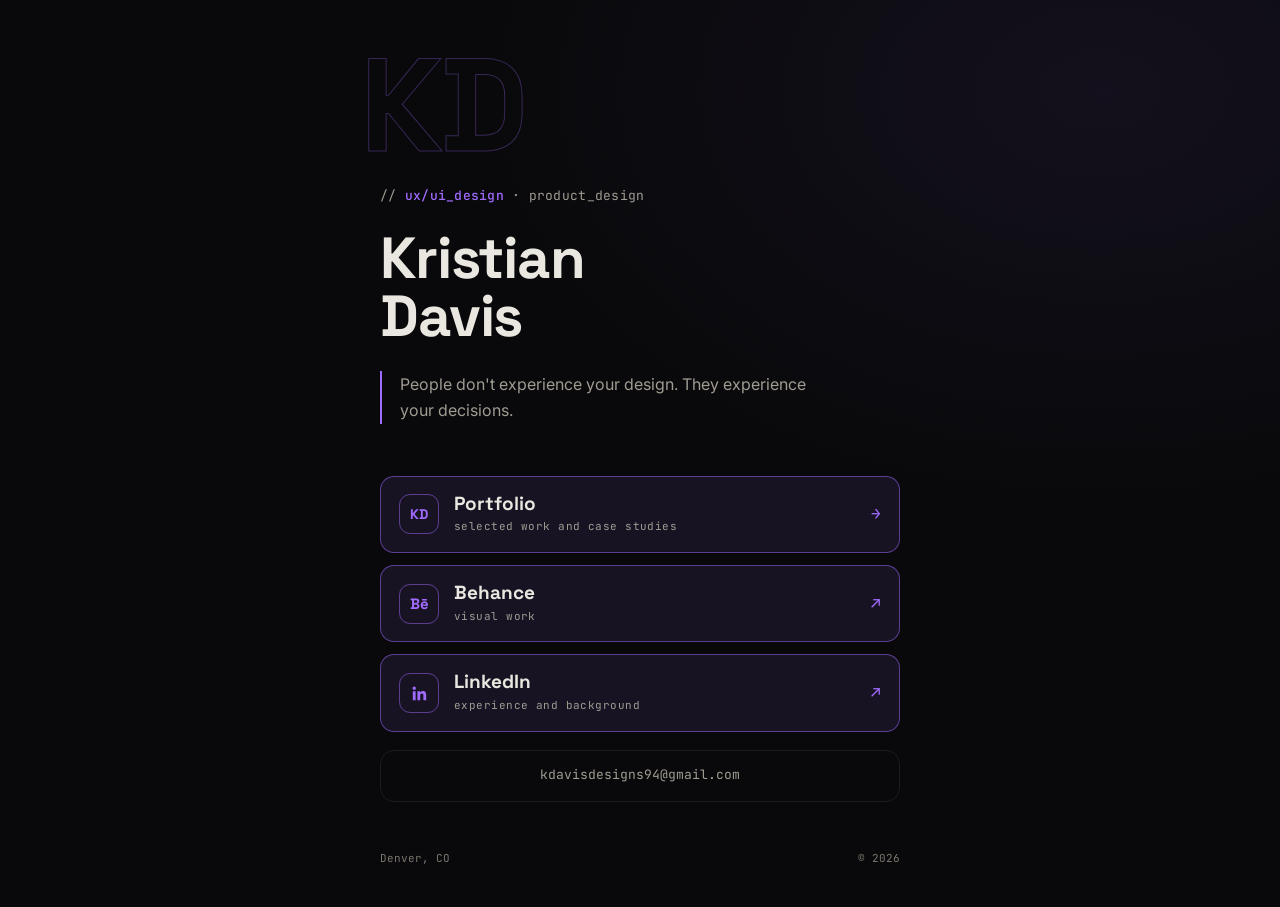
<file: link.html>
<!DOCTYPE html>
<html lang="en">
<head>
<meta charset="UTF-8">
<meta name="viewport" content="width=device-width, initial-scale=1.0">
<title>Kristian Davis — Links</title>
<meta name="robots" content="noindex, nofollow">
<meta name="description" content="Kristian Davis — portfolio, Behance, and LinkedIn.">
<link rel="preconnect" href="https://fonts.googleapis.com">
<link rel="preconnect" href="https://fonts.gstatic.com" crossorigin>
<link rel="stylesheet" href="https://fonts.googleapis.com/css2?family=JetBrains+Mono:wght@400;500&family=Space+Grotesk:wght@400;500;700&family=Inter:wght@400;500&display=swap">
<link rel="icon" href="data:image/svg+xml,%3Csvg xmlns='http://www.w3.org/2000/svg' viewBox='0 0 32 32'%3E%3Crect width='32' height='32' fill='%23050505'/%3E%3Cpath d='M16 5c4.2 4.6 7 8 7 11.4A7 7 0 0 1 9 16.4C9 13 11.8 9.6 16 5z' fill='%23a06bff'/%3E%3C/svg%3E">
<link rel="stylesheet" href="css/link.css">
</head>
<body>
<main style="position:relative;display:flex;flex-direction:column;min-height:100dvh;padding:clamp(26px,7vw,40px) clamp(22px,6vw,32px) clamp(28px,7vw,40px);overflow:hidden">

  <div style="position:relative;z-index:2;width:100%;max-width:520px;margin:0 auto;display:flex;flex-direction:column;flex:1">

    <div aria-hidden="true" style="position:absolute;top:0;left:clamp(-20px,-4.5vw,-9px);z-index:-1;pointer-events:none;user-select:none;font-family:'Space Grotesk',sans-serif;font-weight:700;font-size:clamp(76px,22vw,132px);line-height:1;color:transparent;-webkit-text-stroke:1px var(--accent);letter-spacing:-.02em;opacity:.3">KD</div>

    <header style="margin-top:clamp(86px,24vw,146px)">
      <div style="font-family:'JetBrains Mono',monospace;font-size:clamp(11px,3vw,13px);letter-spacing:.02em;color:#a09c92">// <b style="color:var(--accent);font-weight:500">ux/ui_design</b> · product_design</div>
      <h1 style="margin-top:clamp(16px,4.5vw,22px);font-family:'Space Grotesk',sans-serif;font-weight:700;font-size:clamp(38px,11.5vw,58px);line-height:1;letter-spacing:-.02em"><span>Kristian</span> <span style="display:block">Davis</span></h1>
      <p style="margin-top:clamp(18px,5vw,26px);padding-left:18px;border-left:2px solid var(--accent);font-size:clamp(14px,3.9vw,16px);line-height:1.65;color:#a09c92;text-wrap:pretty">People don't experience your design. They experience your decisions.</p>
    </header>

    <nav aria-label="Links" style="display:flex;flex-direction:column;gap:12px;margin-top:clamp(36px,9vw,52px)">

      <a class="l1" href="index.html" style="display:flex;align-items:center;gap:15px;min-height:72px;padding:16px 18px;border:1px solid rgba(var(--accent-rgb),.5);border-radius:14px;background:rgba(var(--accent-rgb),.1);transition:background .18s ease,transform .18s ease">
        <span aria-hidden="true" style="display:inline-flex;align-items:center;justify-content:center;flex-shrink:0;width:40px;height:40px;border:1px solid rgba(var(--accent-rgb),.5);border-radius:11px;font-family:'Space Grotesk',sans-serif;font-weight:700;font-size:14px;letter-spacing:-.01em;color:var(--accent)">KD</span>
        <span style="flex:1;min-width:0">
          <span style="display:block;font-family:'Space Grotesk',sans-serif;font-weight:700;font-size:clamp(16px,4.5vw,19px);line-height:1.2">Portfolio</span>
          <span style="display:block;margin-top:3px;font-family:'JetBrains Mono',monospace;font-size:clamp(10px,3vw,11px);letter-spacing:.04em;color:#a09c92">selected work and case studies</span>
        </span>
        <span aria-hidden="true" style="flex-shrink:0;font-family:'JetBrains Mono',monospace;font-size:16px;color:var(--accent)">→</span>
      </a>

      <a class="l2" href="https://www.behance.net/kristiandavis3" target="_blank" rel="noopener noreferrer" style="display:flex;align-items:center;gap:15px;min-height:72px;padding:16px 18px;border:1px solid rgba(var(--accent-rgb),.5);border-radius:14px;background:rgba(var(--accent-rgb),.1);transition:background .18s ease,transform .18s ease">
        <span aria-hidden="true" style="display:inline-flex;align-items:center;justify-content:center;flex-shrink:0;width:40px;height:40px;border:1px solid rgba(var(--accent-rgb),.5);border-radius:11px;font-family:'Space Grotesk',sans-serif;font-weight:700;font-size:15px;color:var(--accent)">Bē</span>
        <span style="flex:1;min-width:0">
          <span style="display:block;font-family:'Space Grotesk',sans-serif;font-weight:700;font-size:clamp(16px,4.5vw,19px);line-height:1.2">Behance</span>
          <span style="display:block;margin-top:3px;font-family:'JetBrains Mono',monospace;font-size:clamp(10px,3vw,11px);letter-spacing:.04em;color:#a09c92">visual work</span>
        </span>
        <span aria-hidden="true" style="flex-shrink:0;font-family:'JetBrains Mono',monospace;font-size:16px;color:var(--accent)">↗</span>
      </a>

      <a class="l3" href="https://www.linkedin.com/in/kdavisdesigns/" target="_blank" rel="noopener noreferrer" style="display:flex;align-items:center;gap:15px;min-height:72px;padding:16px 18px;border:1px solid rgba(var(--accent-rgb),.5);border-radius:14px;background:rgba(var(--accent-rgb),.1);transition:background .18s ease,transform .18s ease">
        <span aria-hidden="true" style="display:inline-flex;align-items:center;justify-content:center;flex-shrink:0;width:40px;height:40px;border:1px solid rgba(var(--accent-rgb),.5);border-radius:11px;color:var(--accent)">
          <svg viewBox="0 0 24 24" fill="currentColor" style="width:19px;height:19px"><path d="M20.447 20.452h-3.554v-5.569c0-1.328-.027-3.037-1.852-3.037-1.853 0-2.136 1.445-2.136 2.939v5.667H9.351V9h3.414v1.561h.046c.477-.9 1.637-1.85 3.37-1.85 3.601 0 4.267 2.37 4.267 5.455v6.286zM5.337 7.433c-1.144 0-2.063-.926-2.063-2.065 0-1.138.92-2.063 2.063-2.063 1.14 0 2.064.925 2.064 2.063 0 1.139-.925 2.065-2.064 2.065zm1.782 13.019H3.555V9h3.564v11.452z"/></svg>
        </span>
        <span style="flex:1;min-width:0">
          <span style="display:block;font-family:'Space Grotesk',sans-serif;font-weight:700;font-size:clamp(16px,4.5vw,19px);line-height:1.2">LinkedIn</span>
          <span style="display:block;margin-top:3px;font-family:'JetBrains Mono',monospace;font-size:clamp(10px,3vw,11px);letter-spacing:.04em;color:#a09c92">experience and background</span>
        </span>
        <span aria-hidden="true" style="flex-shrink:0;font-family:'JetBrains Mono',monospace;font-size:16px;color:var(--accent)">↗</span>
      </a>

      <a class="l4" href="mailto:kdavisdesigns94@gmail.com" style="display:flex;align-items:center;justify-content:center;gap:10px;min-height:52px;margin-top:6px;padding:14px 18px;border:1px solid #1c1c1a;border-radius:14px;font-family:'JetBrains Mono',monospace;font-size:clamp(12px,3.4vw,13px);color:#a09c92;transition:background .18s ease,transform .18s ease">kdavisdesigns94@gmail.com</a>
    </nav>

    <footer style="margin-top:auto;padding-top:clamp(32px,9vw,48px);display:flex;justify-content:space-between;gap:10px;font-family:'JetBrains Mono',monospace;font-size:clamp(10px,3vw,11px);color:#7d786f">
      <span>Denver, CO</span>
      <span>© 2026</span>
    </footer>

  </div>
</main>
<script src="js/link.js"></script>
</body>
</html>
</file>
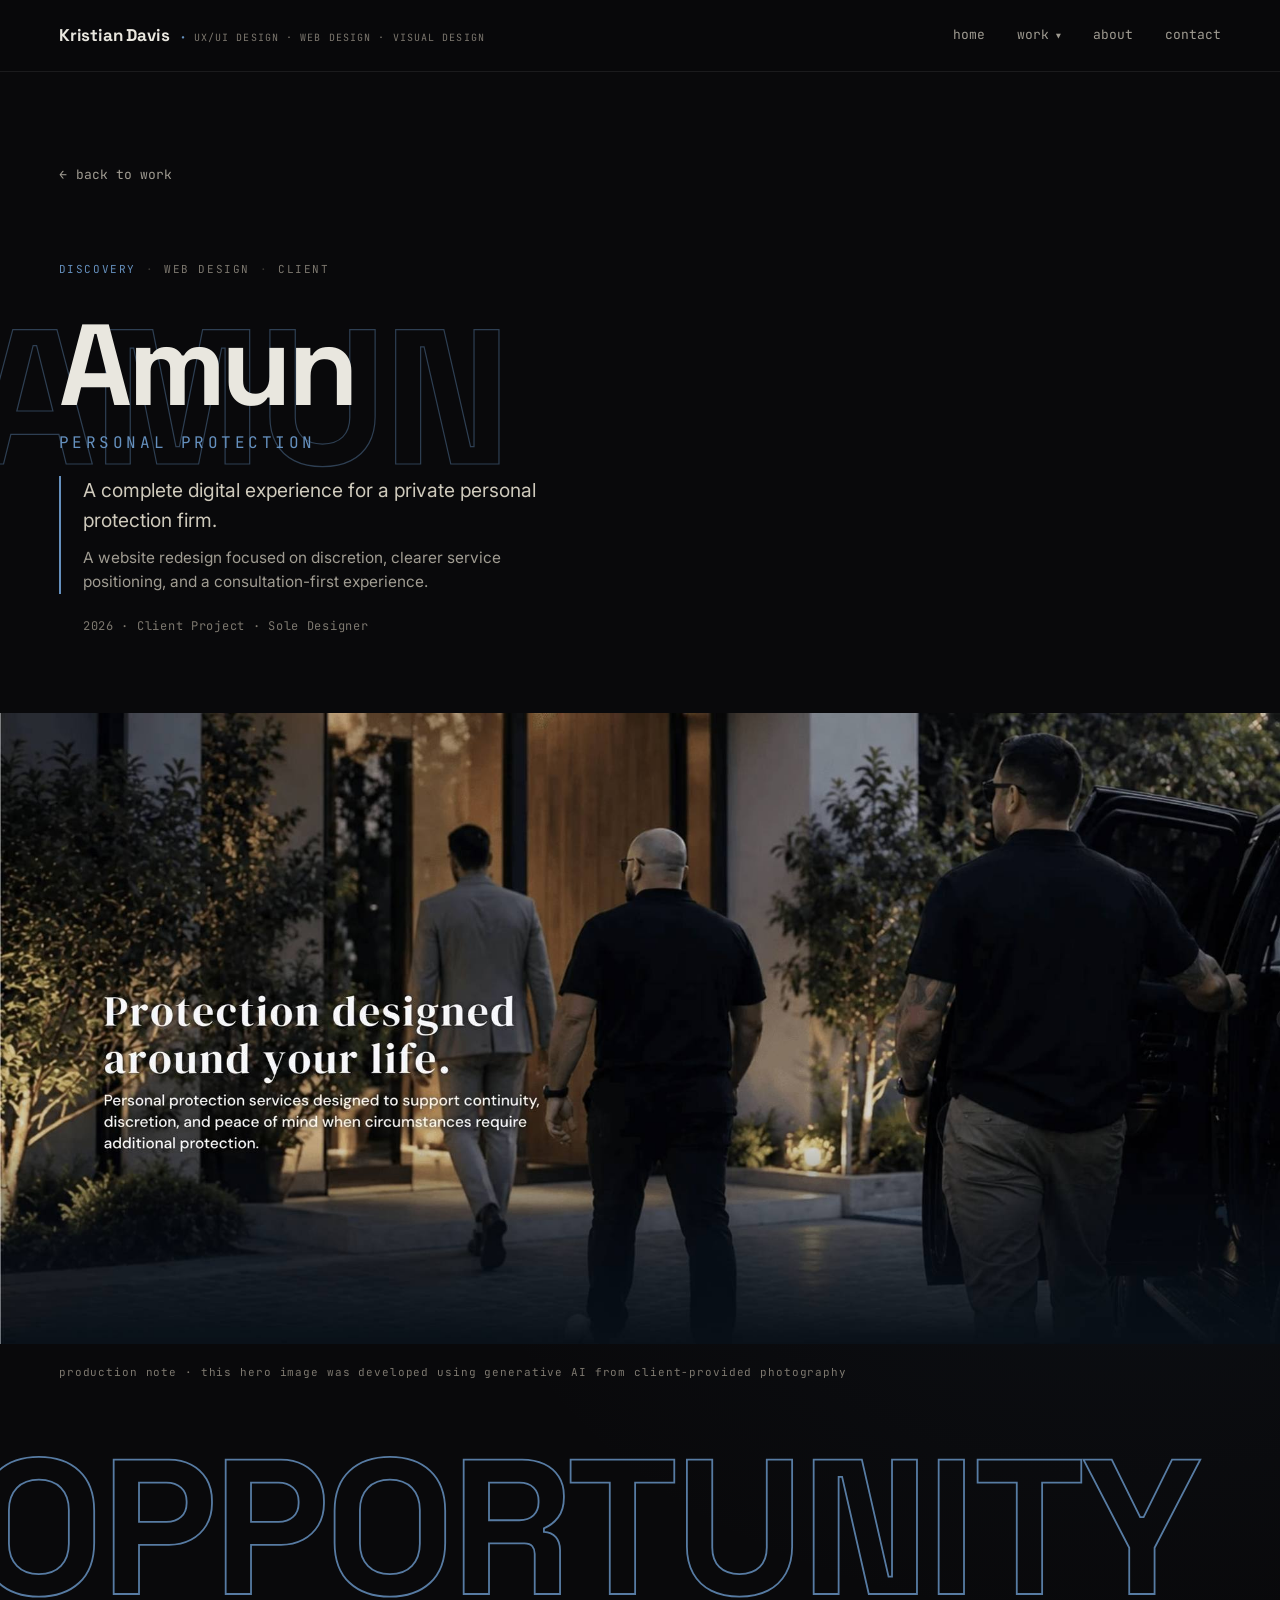
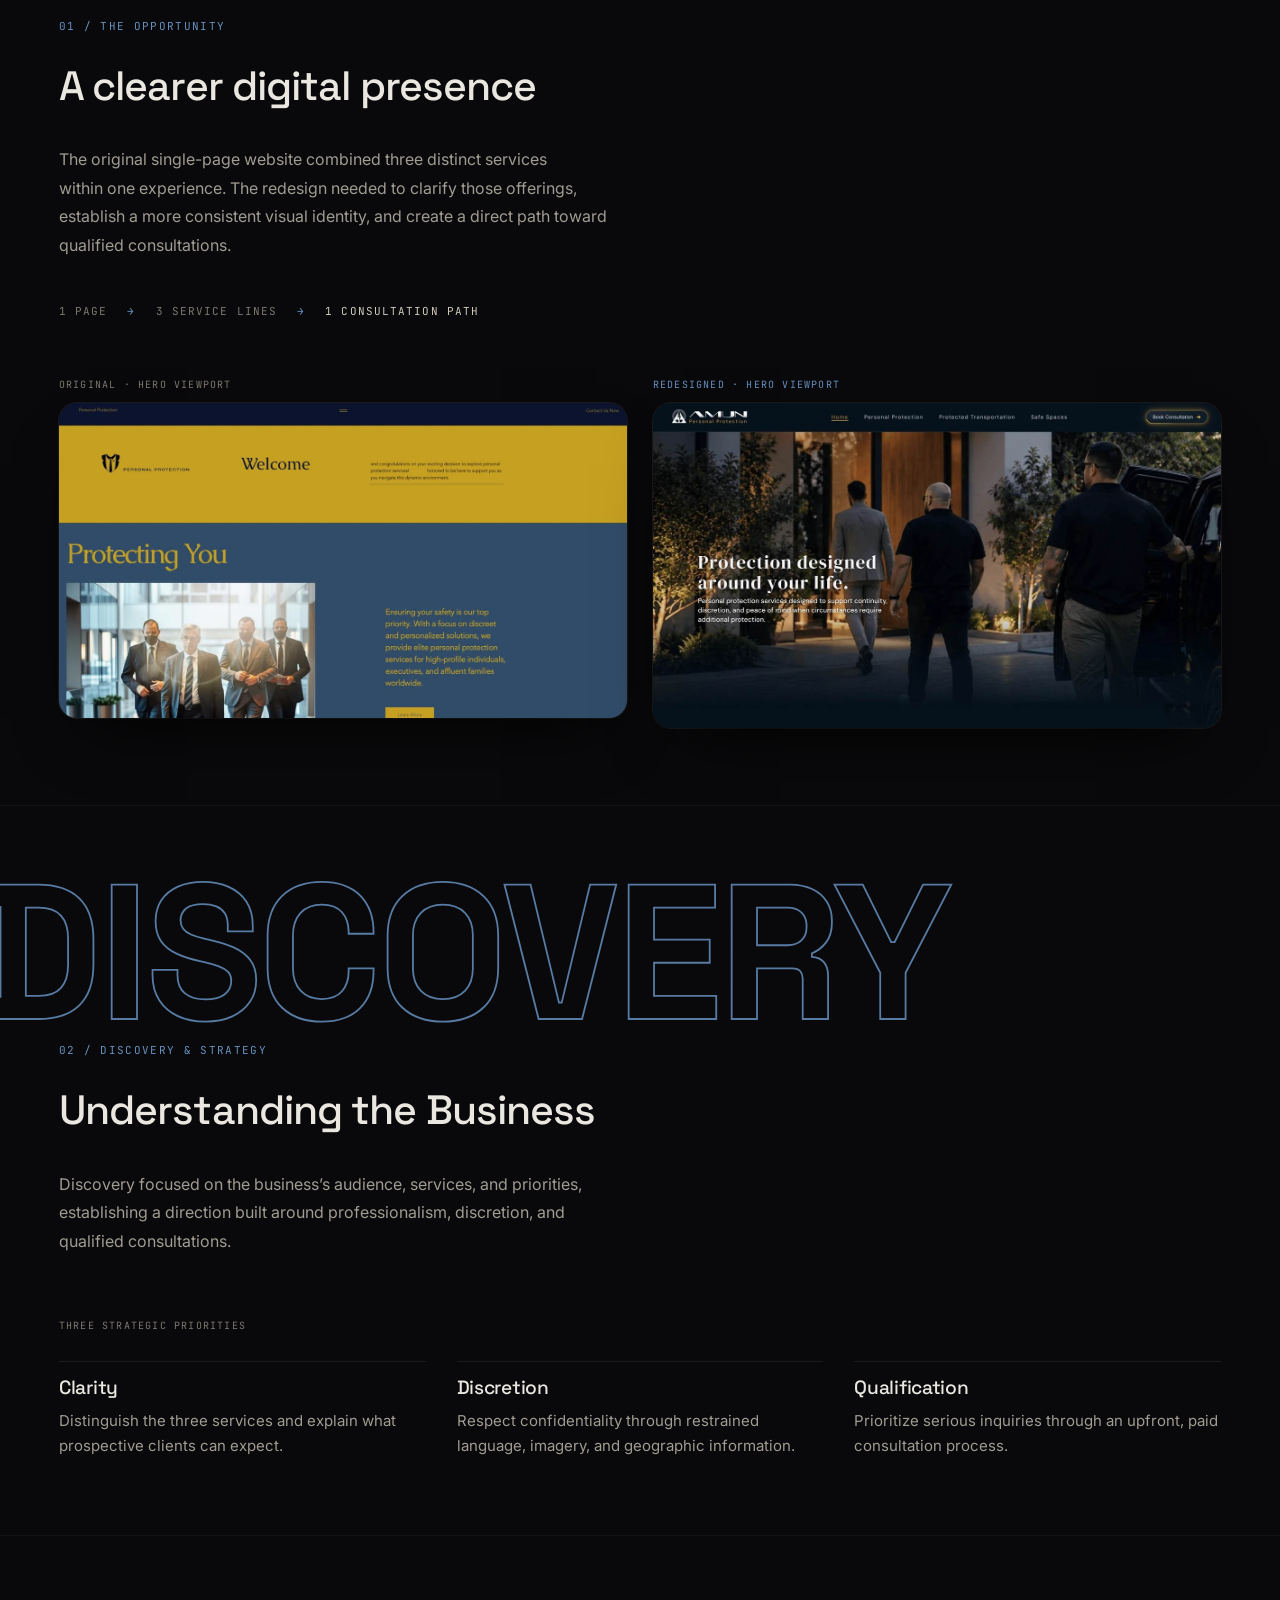
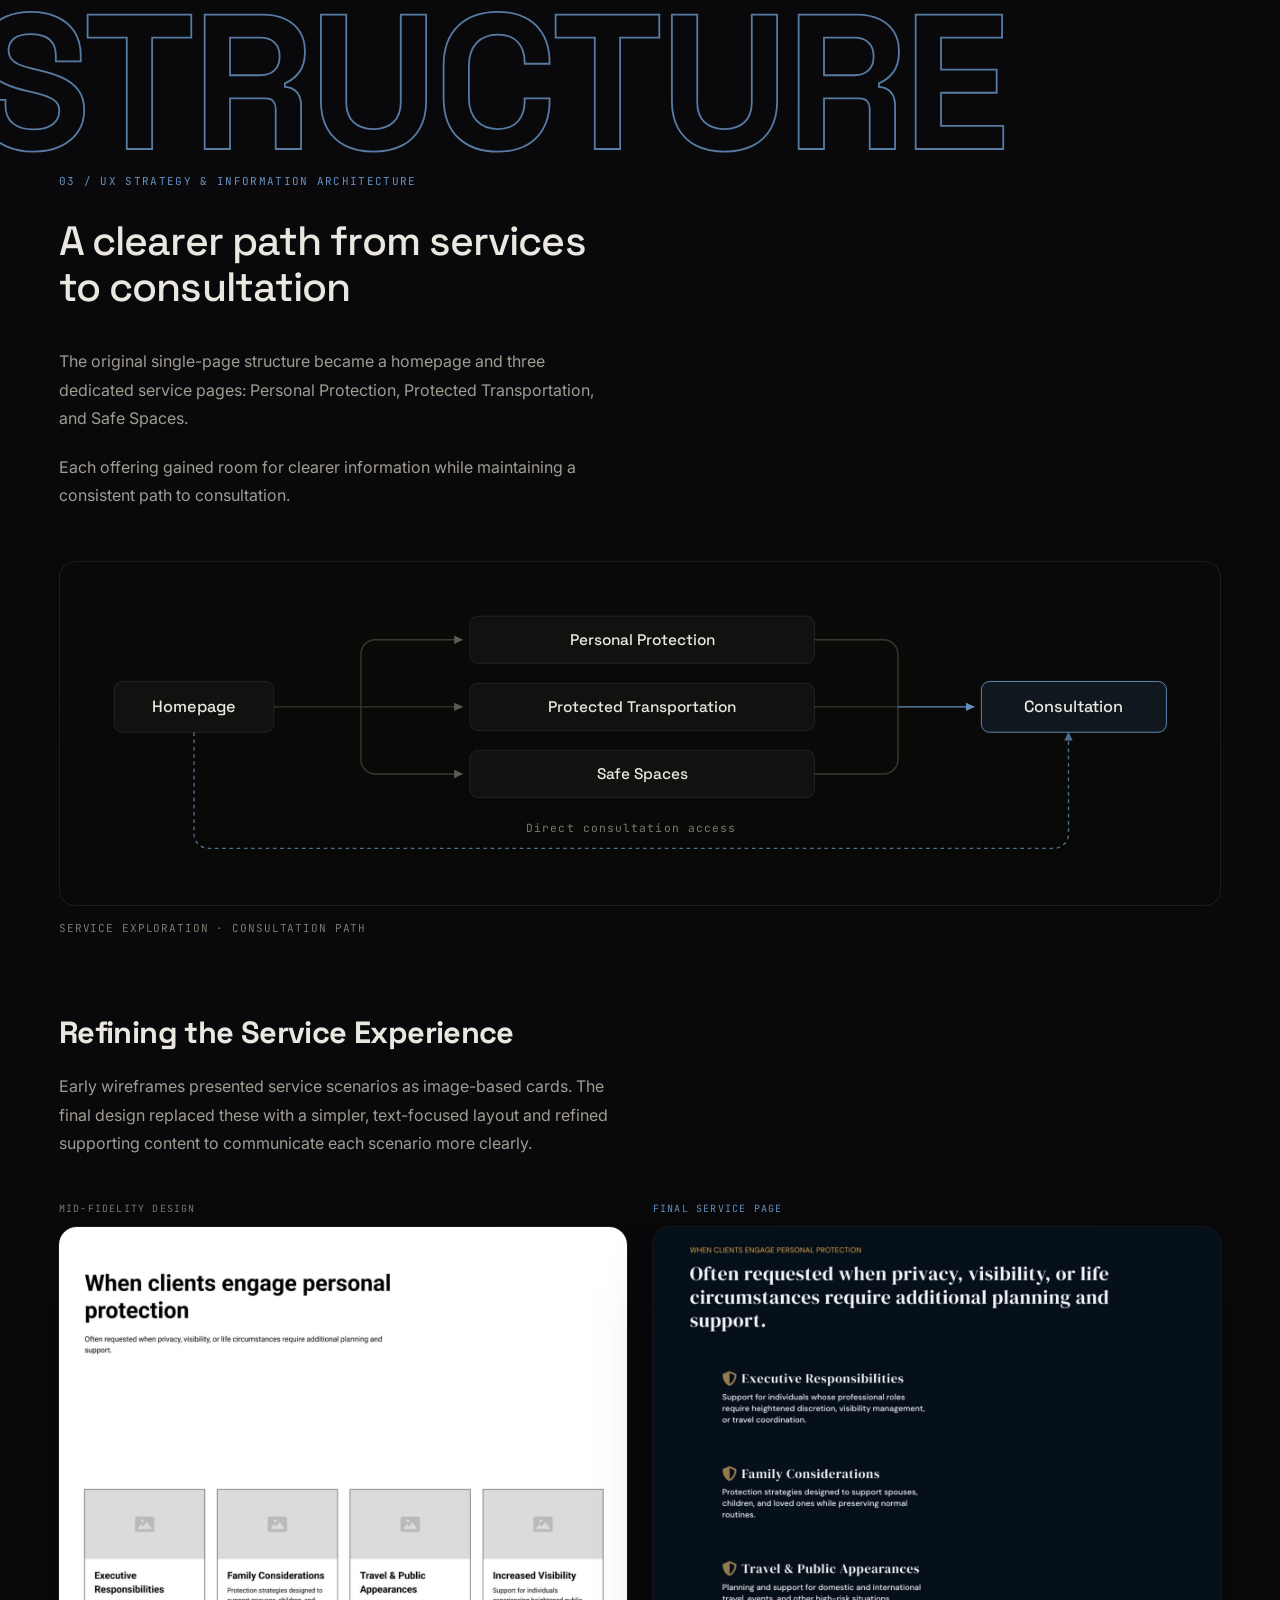
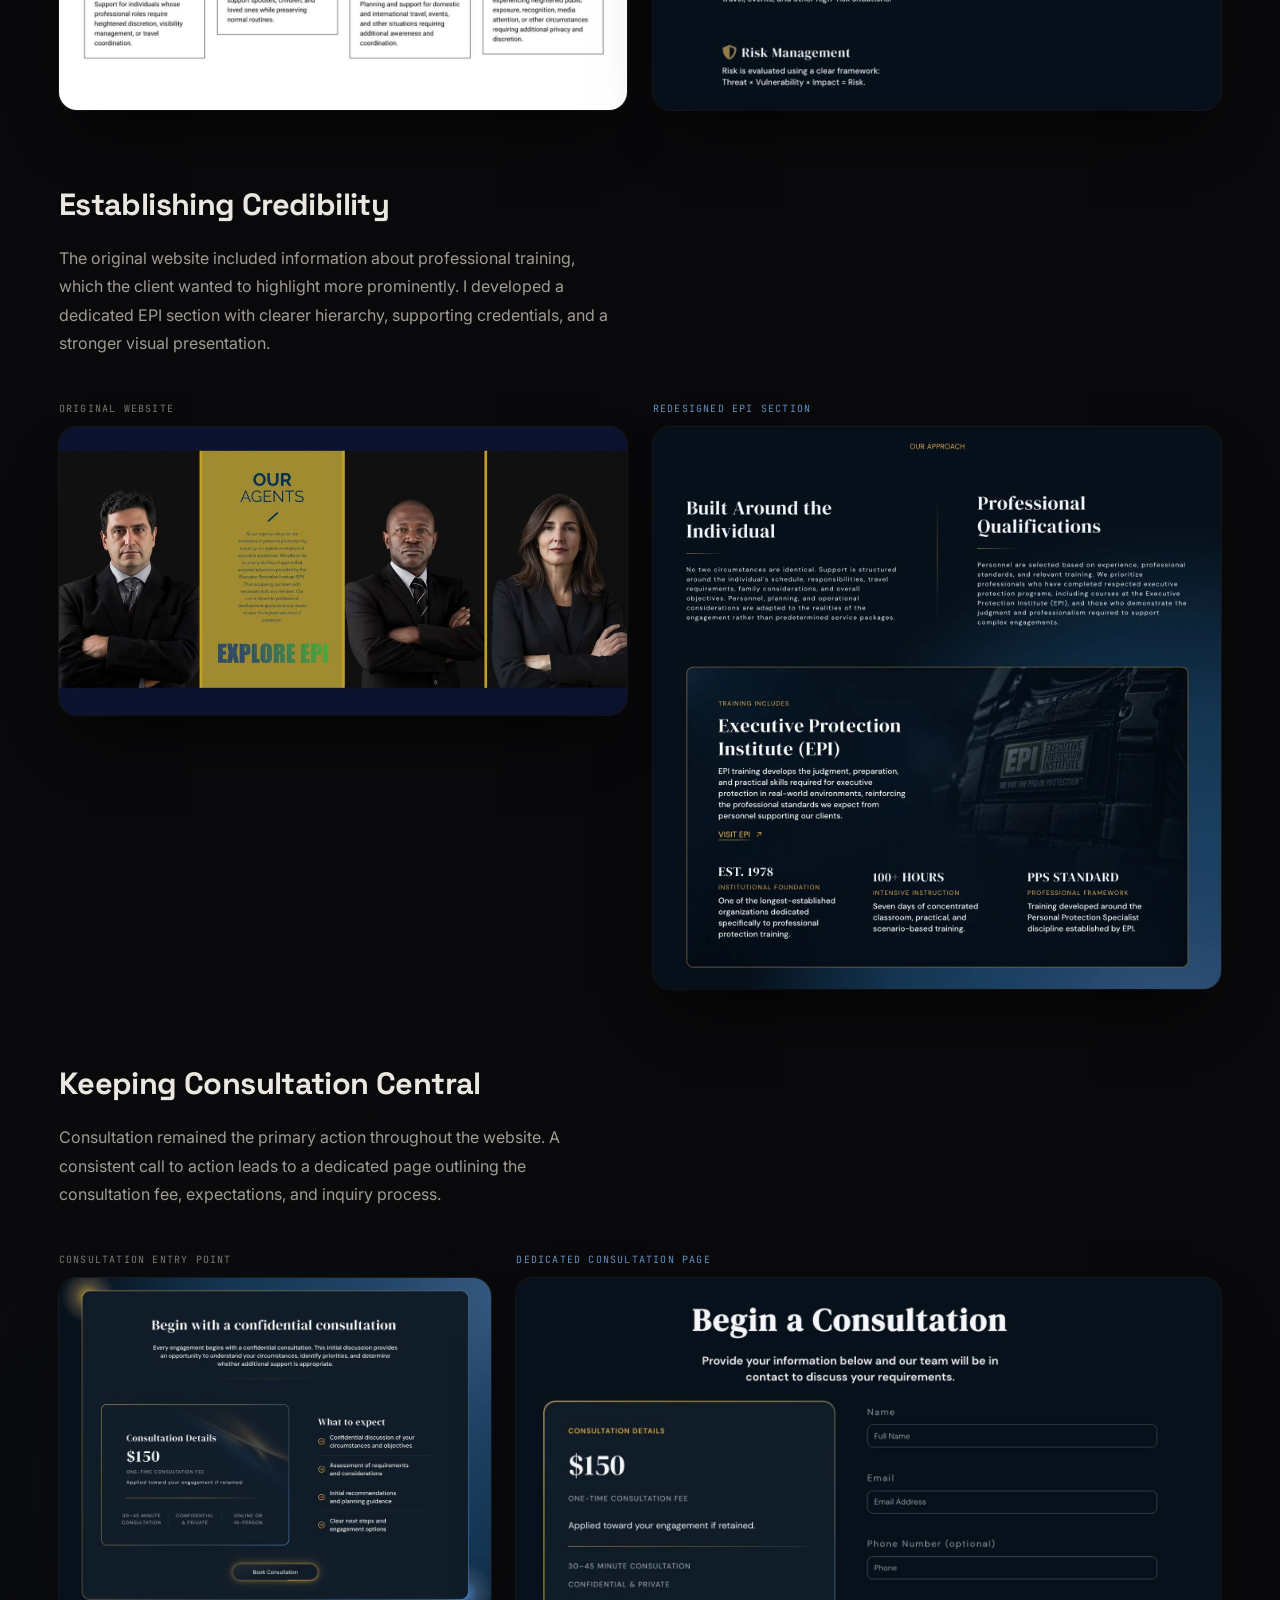
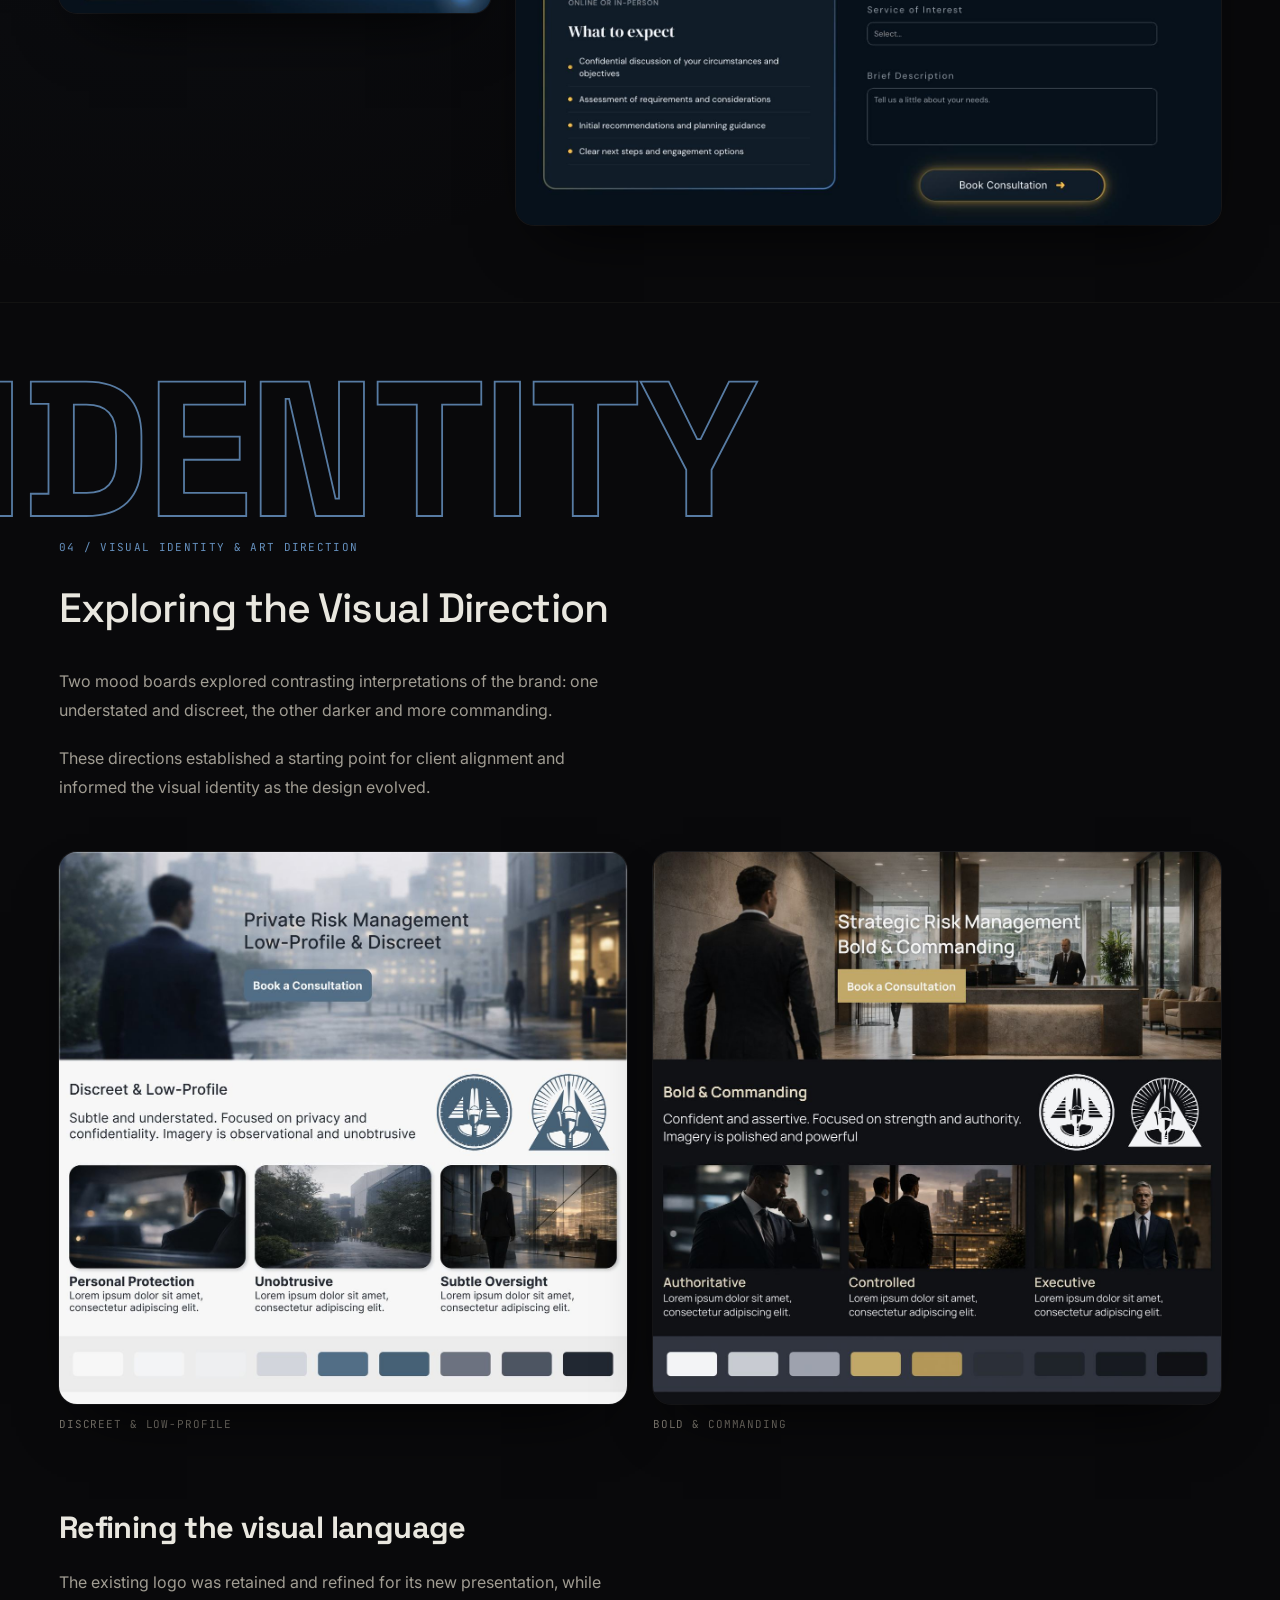
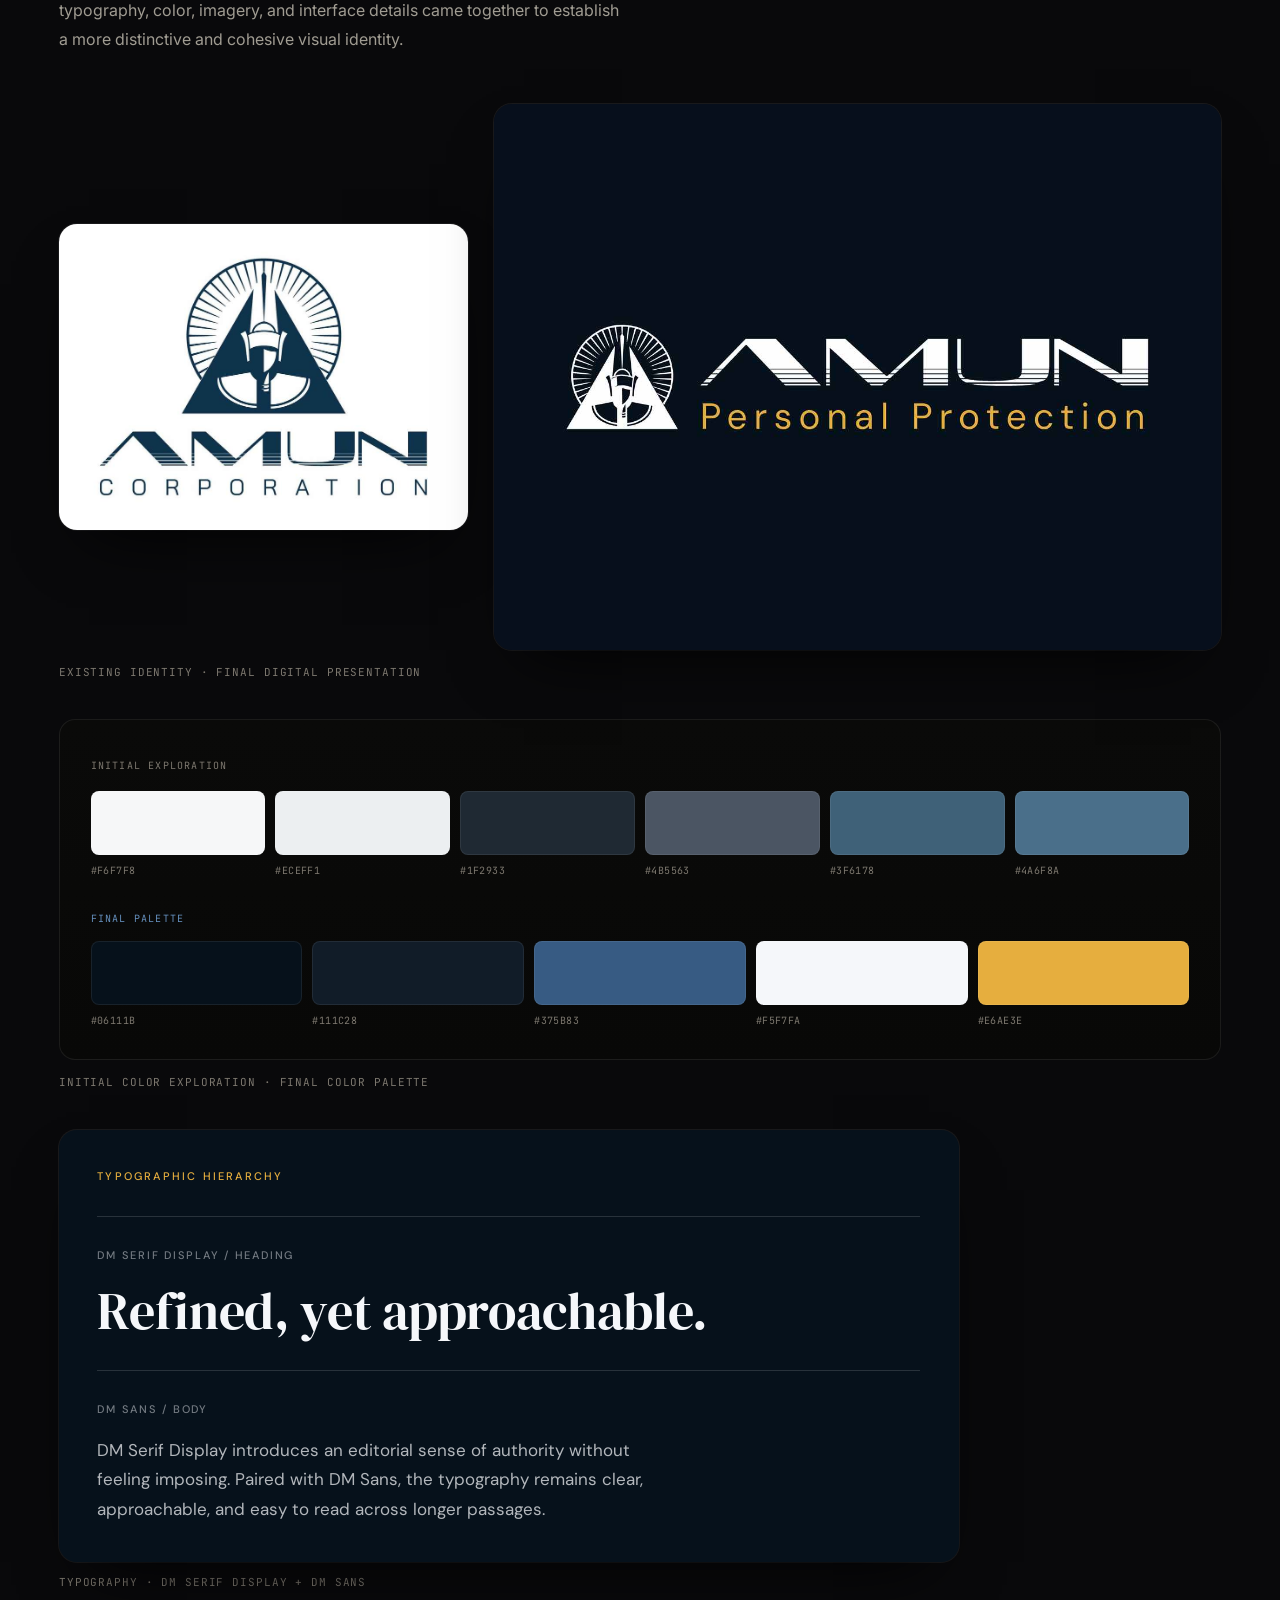
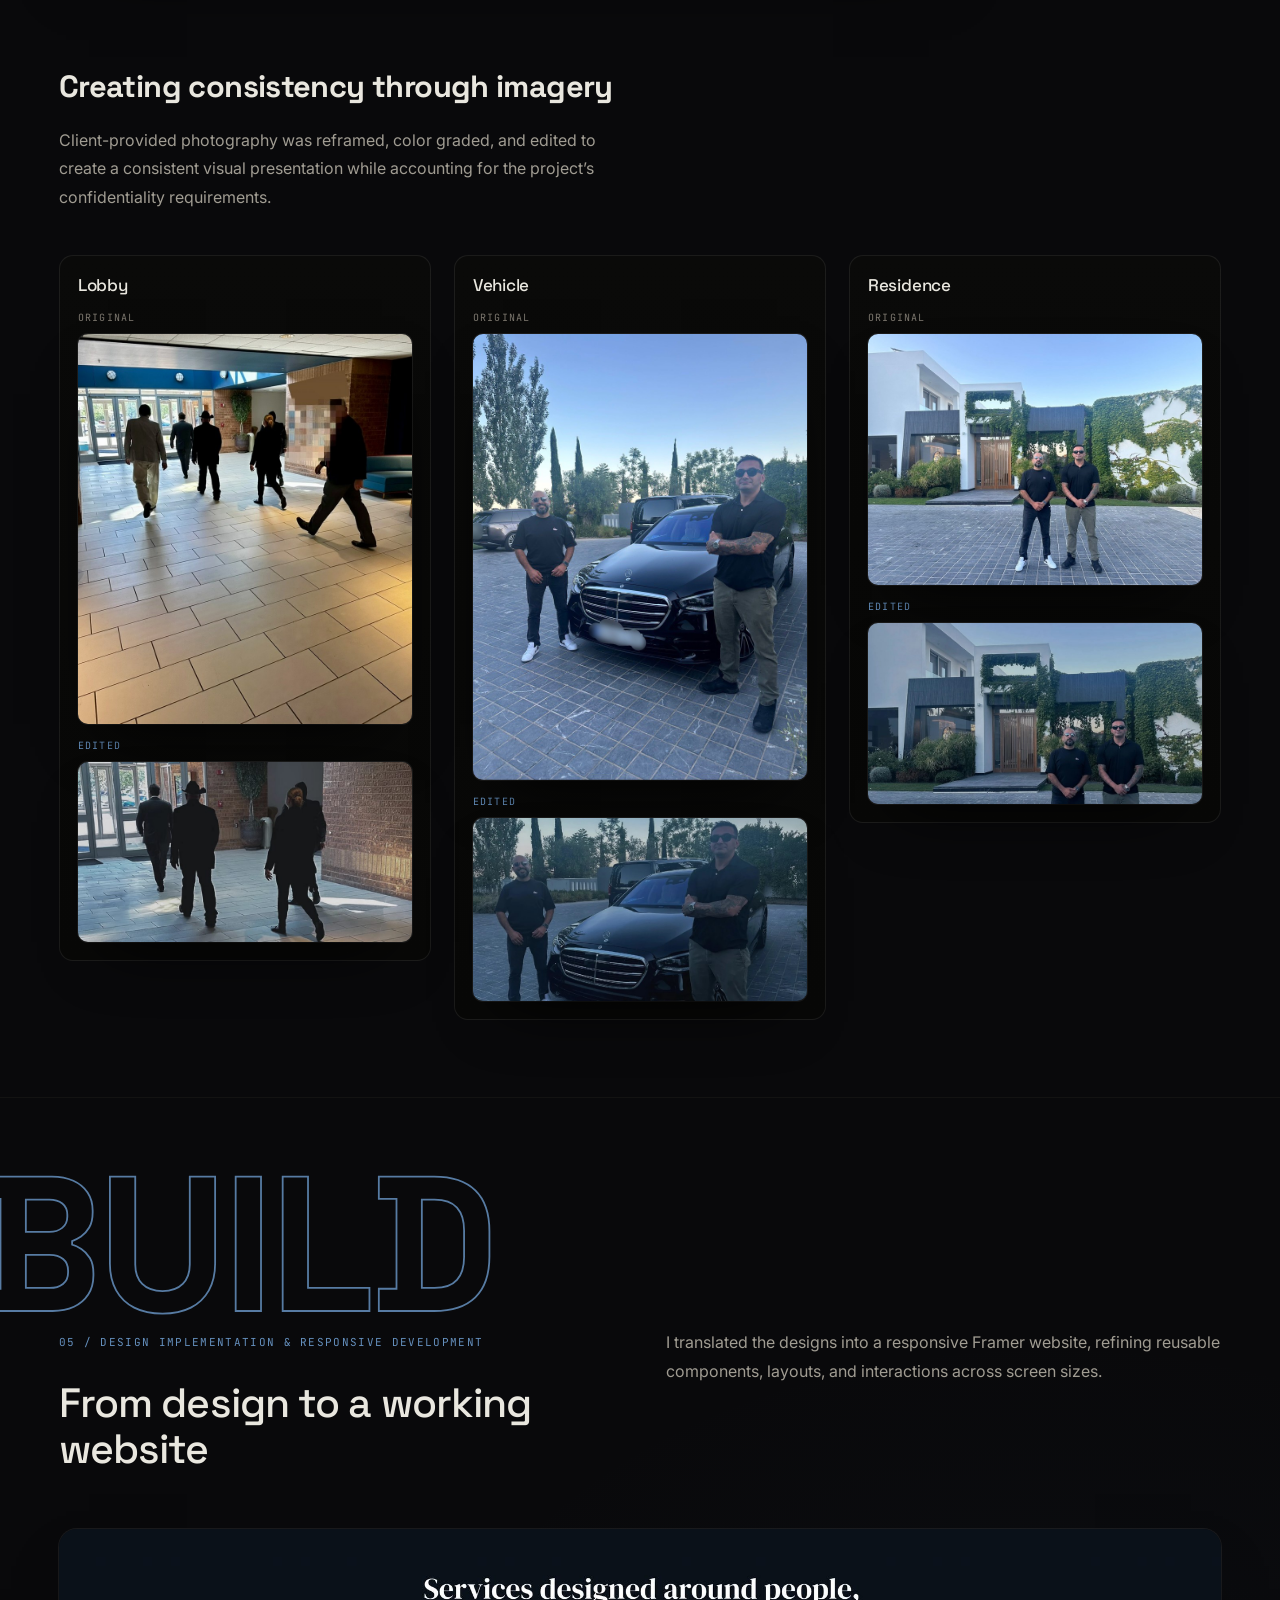
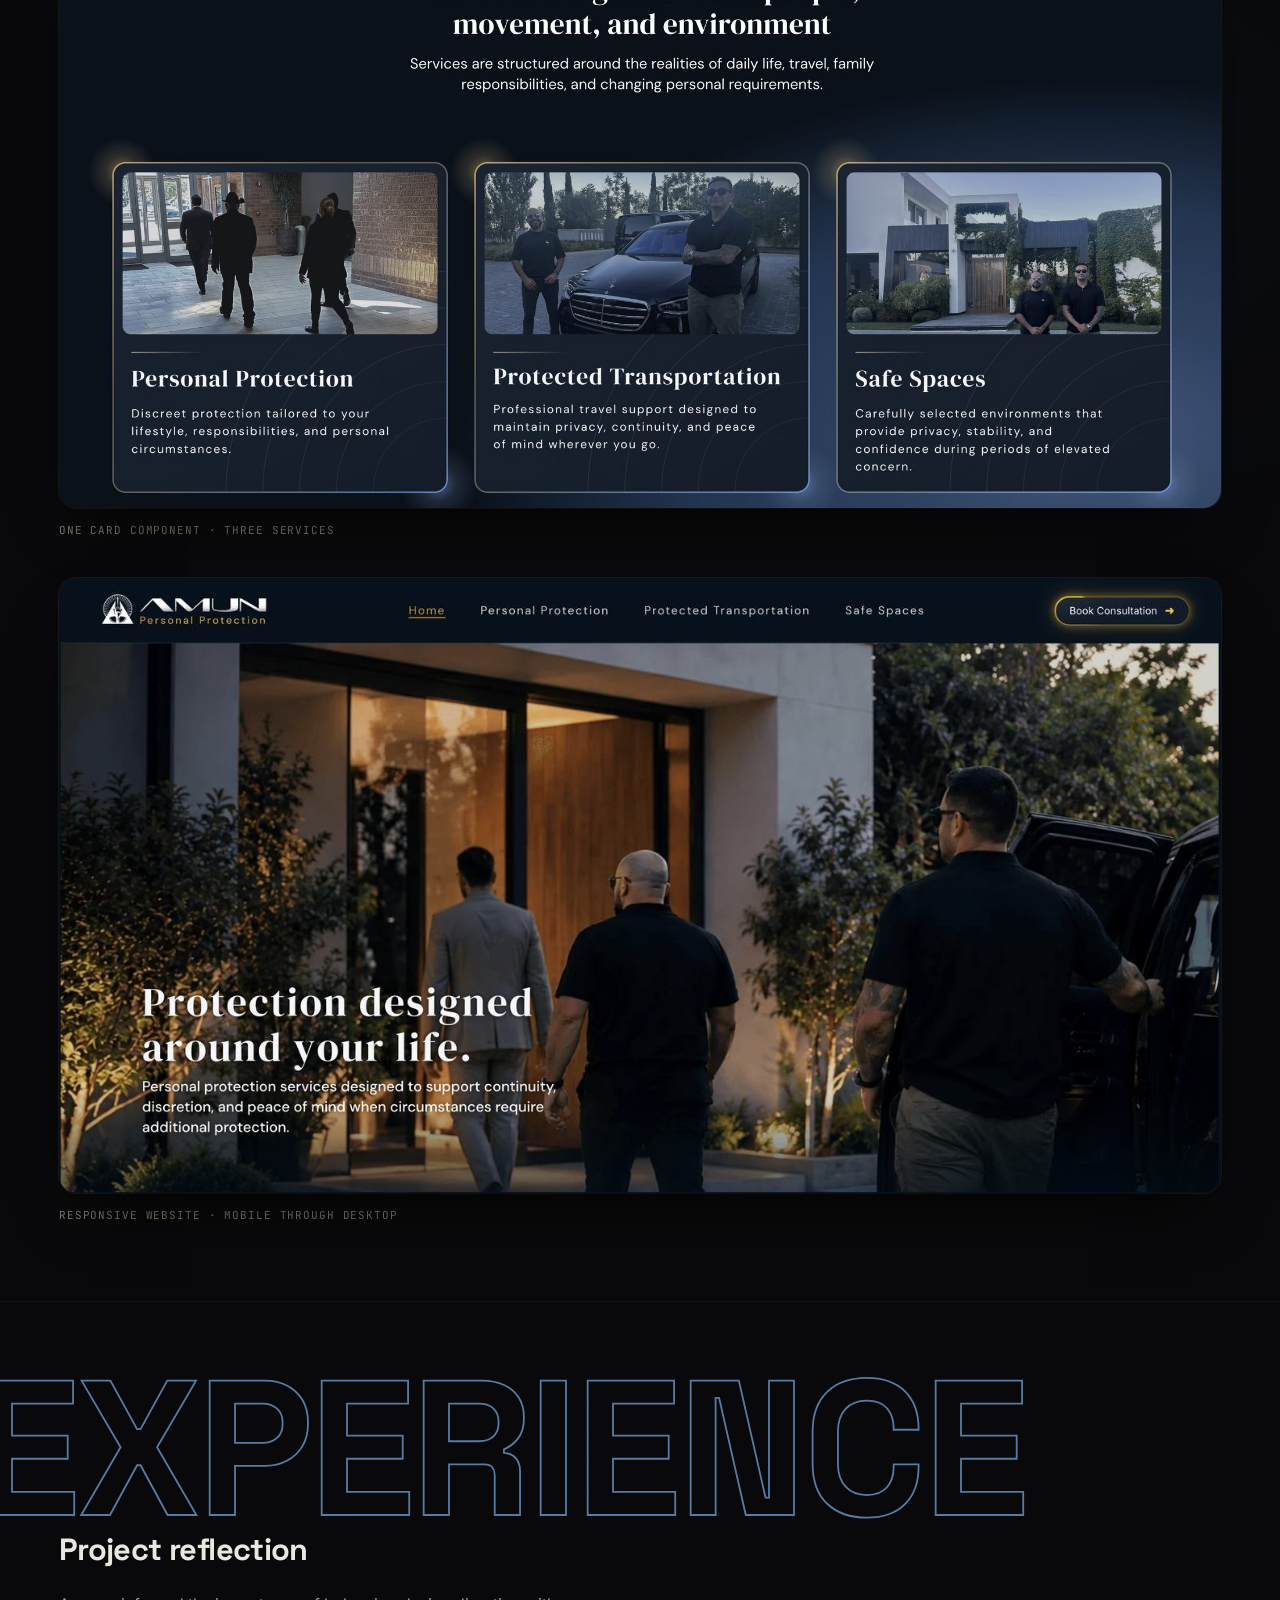
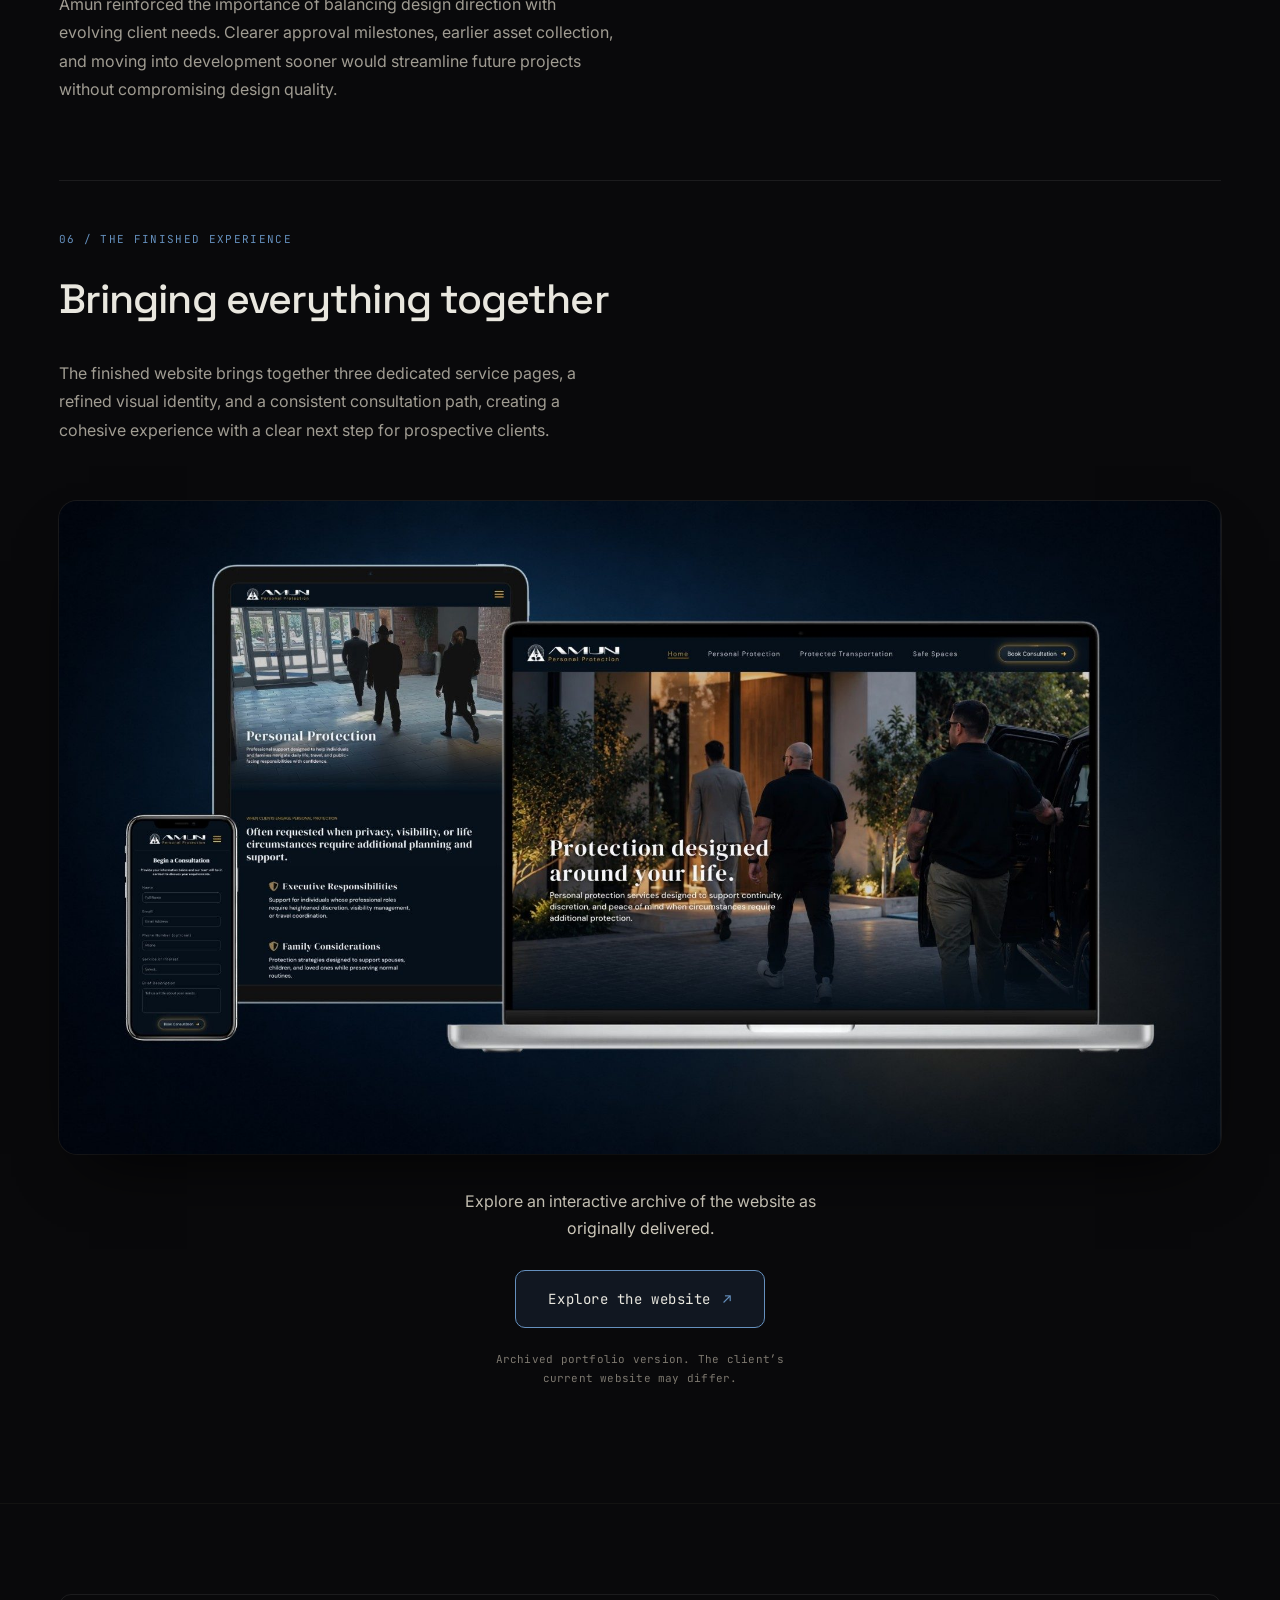
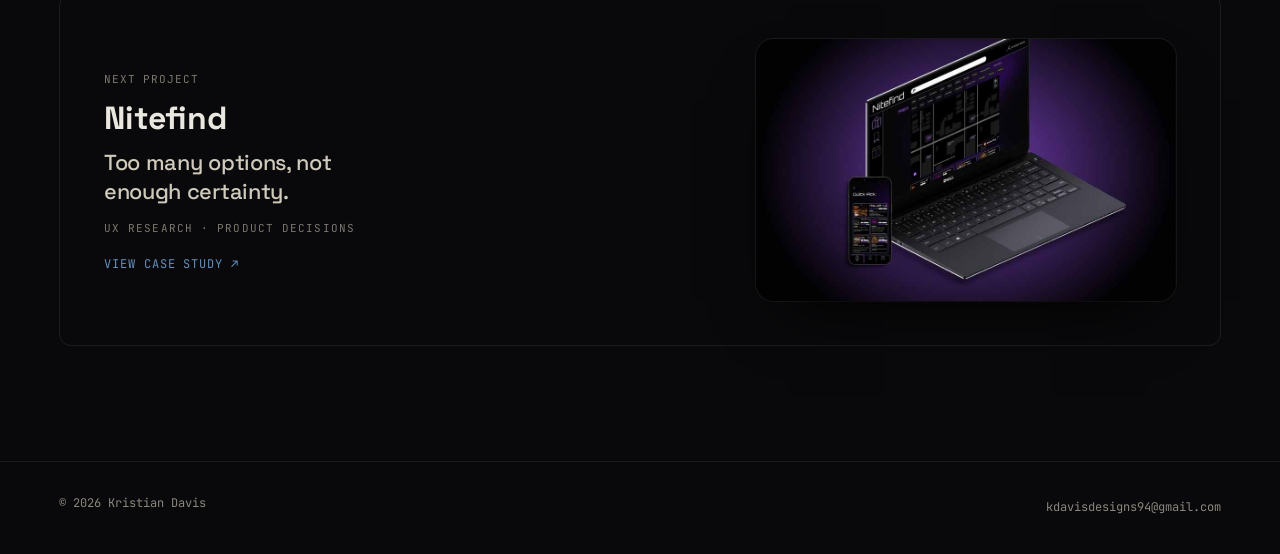
<file: case-studies/amun.html>
<!DOCTYPE html>
<html lang="en">
<head>
<meta charset="UTF-8">
<meta name="viewport" content="width=device-width, initial-scale=1.0">
<title>Amun — Kristian Davis</title>
<meta name="description" content="Amun — a website redesign for a private personal protection firm, focused on discretion and a consultation-first experience. Case study by Kristian Davis.">
<link rel="preconnect" href="https://fonts.googleapis.com">
<link rel="preconnect" href="https://fonts.gstatic.com" crossorigin>
<link rel="stylesheet" href="https://fonts.googleapis.com/css2?family=JetBrains+Mono:wght@400;500&family=Space+Grotesk:wght@400;500;700&family=Inter:wght@400;500&family=DM+Serif+Display&family=DM+Sans:wght@400;500&display=swap">
<meta property="og:type" content="article">
<meta property="og:title" content="Amun — Kristian Davis">
<meta property="og:description" content="Amun — a website redesign for a private personal protection firm, focused on discretion and a consultation-first experience. Case study by Kristian Davis.">
<meta property="og:image" content="https://kristiandavis.com/img/previews/amun-preview.jpg?v=2">
<meta property="og:url" content="https://kristiandavis.com/case-studies/amun.html">
<meta name="twitter:card" content="summary_large_image">
<meta name="twitter:image" content="https://kristiandavis.com/img/previews/amun-preview.jpg?v=2">
<link rel="canonical" href="https://kristiandavis.com/case-studies/amun.html">
<link rel="icon" href="data:image/svg+xml,%3Csvg xmlns='http://www.w3.org/2000/svg' viewBox='0 0 32 32'%3E%3Crect width='32' height='32' fill='%2309090B'/%3E%3Cpath d='M16 5c4.2 4.6 7 8 7 11.4A7 7 0 0 1 9 16.4C9 13 11.8 9.6 16 5z' fill='%236590be'/%3E%3C/svg%3E">
<meta name="omelette-owns-print" content="1">
<link rel="stylesheet" href="../css/case-study.css">
<style media="print">
  @page{ size:letter; margin:14mm; }
  html,body{ background:#050505 !important; -webkit-print-color-adjust:exact; print-color-adjust:exact; }
  nav, .c1{ display:none !important; }
  section, header, figure, .shot, dl > div{ break-inside:avoid; page-break-inside:avoid; }
  .ghost{ opacity:.5 !important; }
  main img{ max-height:200mm; object-fit:contain; }
</style>
<style>
  /* The brand navy #375b83 is 2.83:1 on #09090B, under even the 3:1 non-text floor, so the two
     jobs are split. --accent is the same hue and saturation lightened to 5.96:1, matching the
     site's violet, and carries everything that has to be read or seen. --accent-rgb stays the
     exact brand navy and is only ever used as a tint behind something else. */
  :root{ --accent:#6590be; --accent-rgb:55,91,131; }
  /* Two artefacts side by side, stacking below 760px where two columns stop being legible. */
  .duo{ display:grid; grid-template-columns:repeat(2,minmax(0,1fr)); gap:clamp(16px,2vw,28px); align-items:start; }
  @media (max-width:760px){ .duo{ grid-template-columns:minmax(0,1fr); } }
  /* Photography pairs as three columns, each original above its own edit, so all
     six read at once instead of scrolling past three full-width rows. Each pair
     sits in its own panel so the before/after belong to each other at a glance. */
  .photo-grid{ display:grid; grid-template-columns:repeat(3,minmax(0,1fr));
               gap:clamp(14px,1.8vw,24px); align-items:start; }
  .photo-card{ padding:clamp(12px,1.4vw,18px); border:1px solid rgba(255,255,255,.08);
               border-radius:14px; background:linear-gradient(180deg,#0a0a09,#080807); }
  .photo-card .shot{ border-radius:10px; }
  @media (max-width:760px){ .photo-grid{ grid-template-columns:minmax(0,1fr); gap:clamp(18px,2.4vw,26px); } }
  /* Two stages of one journey: the entry point beside the page it leads to. */
  .duo-uneven{ display:grid; grid-template-columns:38fr 62fr; gap:clamp(16px,2vw,28px); align-items:start; }
  @media (max-width:760px){ .duo-uneven{ grid-template-columns:minmax(0,1fr); } }
  /* Section 03 flow. The desktop branch/converge diagram is SVG so the connectors
     cannot drift; below 760px it is replaced by a vertical stack, not scaled down. */
  .flow-d{ display:block; }
  .flow-m{ display:none; }
  @media (max-width:760px){
    .flow-d{ display:none; }
    .flow-m{ display:block; }
  }
  .fm-node{ padding:13px 16px; border:1px solid rgba(255,255,255,.1); border-radius:9px;
            background:#111110; font-family:'Space Grotesk',sans-serif; font-weight:500;
            font-size:16px; line-height:1.3; letter-spacing:-.014em; color:#e9e7df; }
  .fm-node.fm-end{ border-color:var(--accent); background:rgba(var(--accent-rgb),.18); }
  .fm-link{ width:1.5px; height:26px; margin-left:26px; background:#3a3833; }
  .fm-branch{ display:flex; flex-direction:column; gap:8px; padding-left:22px;
              border-left:1.5px solid #3a3833; margin-left:26px; }
  .fm-note{ margin:14px 0 0; padding-left:26px; font-family:'JetBrains Mono',monospace;
            font-size:11px; letter-spacing:.08em; color:#7d786f; }
</style>
</head>
<body>
<div style="position:relative;min-height:100dvh;display:flex;flex-direction:column">

<a class="c1" href="#body" style="position:absolute;top:-100px;left:16px;z-index:100;padding:12px 20px;background:var(--bg-raise-2);border:1px solid var(--accent);border-radius:4px;font-family:'JetBrains Mono',monospace;font-size:13px">skip to content</a>

<nav aria-label="Primary" style="position:sticky;top:0;z-index:20;padding:clamp(14px,1.7vw,19px) 0;border-bottom:1px solid rgba(255,255,255,.08);background:rgba(9,9,11,.86);backdrop-filter:blur(12px)">
  <div class="wrap" style="display:flex;align-items:center;justify-content:space-between;gap:clamp(16px,3vw,40px)">
  <a class="c2" href="../index.html" aria-label="Kristian Davis, UX/UI Design, Web Design and Visual Design, home" style="display:inline-flex;align-items:baseline;gap:10px;min-width:0;transition:color .3s ease">
      <span class="nav-name" style="font-family:'Space Grotesk',sans-serif;font-weight:700;font-size:17px;letter-spacing:-.01em;color:#e9e7df;white-space:nowrap;transition:color .3s ease">Kristian Davis</span>
      <span class="nav-role" aria-hidden="true" style="font-family:'JetBrains Mono',monospace;font-size:10px;letter-spacing:.11em;text-transform:uppercase;color:#7d786f;white-space:nowrap"><span style="color:var(--accent)">&bull;</span> UX/UI Design · Web Design · Visual Design</span>
    </a>
  <ul class="navlist" style="display:flex;gap:clamp(18px,3vw,32px);list-style:none;font-family:'JetBrains Mono',monospace;font-size:13px">
    <li><a class="c3" href="../index.html" style="color:#a09c92;transition:color .3s ease">home</a></li>
    <li style="position:relative">
    <details style="position:relative">
      <summary class="c4" style="display:inline-flex;align-items:center;gap:7px;color:#a09c92;cursor:pointer;transition:color .3s ease">work<span aria-hidden="true" style="font-size:8px;transform:translateY(1px)">▼</span></summary>
      <ul style="position:absolute;top:calc(100% + 16px);right:0;min-width:200px;display:flex;flex-direction:column;gap:2px;list-style:none;padding:8px;border:1px solid rgba(255,255,255,.08);border-radius:11px;background:var(--bg-raise-1);box-shadow:0 28px 60px -22px rgba(0,0,0,.95);transform-origin:top right">
        <li><a class="c8" href="amun.html" aria-current="page" style="display:flex;align-items:center;gap:10px;padding:9px 12px;border-radius:7px;font-size:12px;color:#e9e7df;background:rgba(255,255,255,.05);transition:color .25s ease,background .25s ease"><span aria-hidden="true" style="flex-shrink:0;width:7px;height:7px;border-radius:50%;background:#6590be"></span>Amun</a></li>
        <li><a class="c5" href="nitefind.html" style="display:flex;align-items:center;gap:10px;padding:9px 12px;border-radius:7px;font-size:12px;color:#a09c92;background:transparent;transition:color .25s ease,background .25s ease"><span aria-hidden="true" style="flex-shrink:0;width:7px;height:7px;border-radius:50%;background:#a06bff"></span>Nitefind</a></li>
        <li><a class="c6" href="smiteforge.html" style="display:flex;align-items:center;gap:10px;padding:9px 12px;border-radius:7px;font-size:12px;color:#a09c92;background:transparent;transition:color .25s ease,background .25s ease"><span aria-hidden="true" style="flex-shrink:0;width:7px;height:7px;border-radius:50%;background:#e0b84a"></span>SmiteForge</a></li>
        <li><a class="c7" href="zentra.html" style="display:flex;align-items:center;gap:10px;padding:9px 12px;border-radius:7px;font-size:12px;color:#a09c92;background:transparent;transition:color .25s ease,background .25s ease"><span aria-hidden="true" style="flex-shrink:0;width:7px;height:7px;border-radius:50%;background:#4fbf82"></span>Zentra</a></li>
        <li style="margin-top:4px;padding-top:6px;border-top:1px solid rgba(255,255,255,.08)"><a class="c9" href="../index.html#work" style="display:block;padding:9px 12px;border-radius:7px;font-size:12px;color:#8c877d;transition:color .25s ease">all work →</a></li>
      </ul>
    </details>
  </li>
    <li><a class="c10" href="../index.html#about" style="color:#a09c92;transition:color .3s ease">about</a></li>
    <li><a class="c11" href="../index.html#contact" style="color:#a09c92;transition:color .3s ease">contact</a></li>
  </ul>

  <details class="mnav" style="position:relative">
    <summary aria-label="Menu" style="display:flex;flex-direction:column;align-items:flex-end;justify-content:center;gap:5px;width:44px;height:44px;cursor:pointer;list-style:none"><span aria-hidden="true" style="display:block;width:22px;height:1.5px;background:#e9e7df"></span><span aria-hidden="true" style="display:block;width:22px;height:1.5px;background:#e9e7df"></span><span aria-hidden="true" style="display:block;width:22px;height:1.5px;background:#e9e7df"></span></summary>
    <ul style="position:absolute;top:calc(100% + 14px);right:0;min-width:236px;display:flex;flex-direction:column;gap:2px;list-style:none;padding:8px;border:1px solid rgba(255,255,255,.08);border-radius:11px;background:var(--bg-raise-1);box-shadow:0 28px 60px -22px rgba(0,0,0,.95);font-family:'JetBrains Mono',monospace;font-size:13px">
      <li><a href="../index.html" style="display:block;padding:11px 12px;border-radius:7px;color:#a09c92">home</a></li>
      <li>
        <details>
          <summary style="display:flex;align-items:center;justify-content:space-between;gap:8px;padding:11px 12px;border-radius:7px;color:#a09c92;cursor:pointer;list-style:none">work<span aria-hidden="true" style="font-size:8px">▼</span></summary>
          <ul style="display:flex;flex-direction:column;gap:2px;list-style:none;margin:2px 0 6px;padding:0 0 0 12px;border-left:1px solid rgba(255,255,255,.08)">
            <li><a href="amun.html" aria-current="page" style="display:flex;align-items:center;gap:10px;padding:9px 12px;border-radius:7px;font-size:12px;color:#e9e7df;background:rgba(255,255,255,.05)"><span aria-hidden="true" style="flex-shrink:0;width:7px;height:7px;border-radius:50%;background:#6590be"></span>Amun</a></li>
            <li><a href="nitefind.html" style="display:flex;align-items:center;gap:10px;padding:9px 12px;border-radius:7px;font-size:12px;color:#a09c92"><span aria-hidden="true" style="flex-shrink:0;width:7px;height:7px;border-radius:50%;background:#a06bff"></span>Nitefind</a></li>
            <li><a href="smiteforge.html" style="display:flex;align-items:center;gap:10px;padding:9px 12px;border-radius:7px;font-size:12px;color:#a09c92"><span aria-hidden="true" style="flex-shrink:0;width:7px;height:7px;border-radius:50%;background:#e0b84a"></span>SmiteForge</a></li>
            <li><a href="zentra.html" style="display:flex;align-items:center;gap:10px;padding:9px 12px;border-radius:7px;font-size:12px;color:#a09c92"><span aria-hidden="true" style="flex-shrink:0;width:7px;height:7px;border-radius:50%;background:#4fbf82"></span>Zentra</a></li>
            <li><a href="../index.html#work" style="display:block;padding:9px 12px;border-radius:7px;font-size:12px;color:#8c877d">all work →</a></li>
          </ul>
        </details>
      </li>
      <li><a href="../index.html#about" style="display:block;padding:11px 12px;border-radius:7px;color:#a09c92">about</a></li>
      <li><a href="../index.html#contact" style="display:block;padding:11px 12px;border-radius:7px;color:#a09c92">contact</a></li>
    </ul>
  </details>
  </div>
</nav>

<main id="body" style="flex:1">

  <!-- ============ HEADER ============ -->
  <header style="position:relative;padding:clamp(56px,7vw,96px) 0 0;overflow:hidden">
    <div aria-hidden="true" class="ghost quiet" style="top:clamp(150px,18vw,244px)">AMUN</div>
    <div class="wrap" style="position:relative;z-index:1">
      <a class="c12" href="../index.html#work" style="display:inline-flex;align-items:center;gap:9px;font-family:'JetBrains Mono',monospace;font-size:13px;color:#a09c92;transition:color .3s ease,gap .35s cubic-bezier(.19,1,.22,1)"><span aria-hidden="true">&larr;</span> back to work</a>
      <div style="display:flex;flex-wrap:wrap;align-items:center;gap:10px;margin-top:clamp(40px,6vw,72px);font-family:'JetBrains Mono',monospace;font-size:11px;letter-spacing:.14em;color:#7d786f"><span style="color:var(--accent)">DISCOVERY</span><span aria-hidden="true" style="color:#393834">·</span><span>WEB DESIGN</span><span aria-hidden="true" style="color:#393834">·</span><span>CLIENT</span></div>
      <h1 style="margin-top:clamp(20px,2.4vw,32px);font-family:'Space Grotesk',sans-serif;font-weight:700;font-size:clamp(52px,9vw,132px);line-height:.98;letter-spacing:-.035em">Amun<span style="display:block;margin-top:clamp(8px,1vw,14px);font-family:'JetBrains Mono',monospace;font-weight:400;font-size:clamp(12px,1.3vw,16px);letter-spacing:.22em;text-transform:uppercase;color:var(--accent)">Personal Protection</span></h1>
      <p style="margin-top:clamp(18px,2vw,26px);padding-left:22px;border-left:2px solid var(--accent);max-width:40ch;font-size:clamp(17px,1.5vw,22px);line-height:1.55;color:#cfcabc;text-wrap:pretty">A complete digital experience for a private personal protection firm.<span style="display:block;margin-top:10px;font-size:clamp(15px,1.2vw,17px);color:#a09c92">A website redesign focused on discretion, clearer service positioning, and a consultation-first experience.</span></p>
      <p style="margin-top:clamp(16px,1.8vw,24px);padding-left:24px;font-family:'JetBrains Mono',monospace;font-size:12px;letter-spacing:.06em;color:#7d786f">2026 · Client Project · Sole Designer</p>
    </div>
    <div style="margin-top:clamp(44px,6vw,88px)">
      <img src="../img/amun/hero-home.jpg" alt="The Amun homepage: a dark navy hero over a night street scene, headline reading Protection designed around your life, and a book consultation button" width="2000" height="986" style="display:block;width:100%;height:auto" fetchpriority="high" decoding="async">
      <div class="wrap"><p style="margin-top:clamp(14px,1.6vw,20px);font-family:'JetBrains Mono',monospace;font-size:11px;letter-spacing:.08em;color:#7d786f">production note &middot; this hero image was developed using generative AI from client-provided photography</p></div>
    </div>
  </header>

  <!-- ============ 01 THE OPPORTUNITY ============ -->
  <section aria-label="The opportunity" style="position:relative;padding:clamp(84px,11vw,164px) 0 clamp(48px,6vw,80px);border-bottom:1px solid #131312;overflow:hidden">
    <div aria-hidden="true" class="ghost" style="top:clamp(30px,4vw,60px)">OPPORTUNITY</div>
    <div class="wrap" style="position:relative;z-index:1;padding-top:clamp(46px,7vw,110px)">
      <span style="font-family:'JetBrains Mono',monospace;font-size:11px;letter-spacing:.12em;text-transform:uppercase;color:var(--accent)">01 / the opportunity</span><h2 style="margin-top:clamp(18px,2vw,26px);font-family:'Space Grotesk',sans-serif;font-weight:500;font-size:clamp(26px,3.2vw,44px);line-height:1.14;letter-spacing:-.022em;max-width:22ch;text-wrap:pretty">A clearer digital presence</h2>
      <div style="margin-top:clamp(24px,3vw,36px)"><p style="max-width:56ch;font-size:16px;line-height:1.78;color:#a09c92;text-wrap:pretty">The original single-page website combined three distinct services within one experience. The redesign needed to clarify those offerings, establish a more consistent visual identity, and create a direct path toward qualified consultations.</p></div>
      <div style="display:flex;flex-wrap:wrap;align-items:center;gap:10px clamp(12px,1.6vw,20px);margin-top:clamp(28px,3.4vw,44px);font-family:'JetBrains Mono',monospace;font-size:11px;letter-spacing:.1em;text-transform:uppercase;color:#7d786f"><span style="white-space:nowrap">1 page</span><span aria-hidden="true" style="color:var(--accent)">&rarr;</span><span style="white-space:nowrap">3 service lines</span><span aria-hidden="true" style="color:var(--accent)">&rarr;</span><span style="white-space:nowrap;color:#cfcabc">1 consultation path</span></div>
      <figure style="margin:clamp(36px,4.4vw,60px) 0 0">
        <div class="duo">
          <div>
            <span style="display:block;font-family:'JetBrains Mono',monospace;font-size:10px;letter-spacing:.12em;text-transform:uppercase;color:#7d786f">original · hero viewport</span>
            <div class="shot" style="margin-top:10px"><img src="../img/amun/opp-original.jpg" alt="The original homepage as it loads: a slim navy bar above a gold band carrying the logo mark and a welcome message, then a blue section headed Protecting You with a photograph of four people walking through a lobby and a paragraph beside it" width="1260" height="699" loading="lazy" decoding="async"></div>
          </div>
          <div>
            <span style="display:block;font-family:'JetBrains Mono',monospace;font-size:10px;letter-spacing:.12em;text-transform:uppercase;color:var(--accent)">redesigned · hero viewport</span>
            <div class="shot" style="margin-top:10px"><img src="../img/amun/opp-redesigned.jpg" alt="The redesigned homepage: a dark navy bar carrying the lockup, four navigation links and a gold book consultation button, over a full-bleed evening photograph with the headline Protection designed around your life set into it" width="1260" height="721" loading="lazy" decoding="async"></div>
          </div>
        </div>
      </figure>
    </div>
  </section>

  <!-- ============ 02 DISCOVERY & STRATEGY ============ -->
  <section aria-label="Discovery and strategy" style="position:relative;padding:clamp(84px,11vw,164px) 0 clamp(48px,6vw,80px);border-bottom:1px solid #131312;overflow:hidden">
    <div aria-hidden="true" class="ghost" style="top:clamp(30px,4vw,60px)">DISCOVERY</div>
    <div class="wrap" style="position:relative;z-index:1;padding-top:clamp(46px,7vw,110px)">
      <span style="font-family:'JetBrains Mono',monospace;font-size:11px;letter-spacing:.12em;text-transform:uppercase;color:var(--accent)">02 / discovery &amp; strategy</span><h2 style="margin-top:clamp(18px,2vw,26px);font-family:'Space Grotesk',sans-serif;font-weight:500;font-size:clamp(26px,3.2vw,44px);line-height:1.14;letter-spacing:-.022em;max-width:22ch;text-wrap:pretty">Understanding the Business</h2>
      <div style="margin-top:clamp(24px,3vw,36px)"><p style="max-width:56ch;font-size:16px;line-height:1.78;color:#a09c92;text-wrap:pretty">Discovery focused on the business&rsquo;s audience, services, and priorities, establishing a direction built around professionalism, discretion, and qualified consultations.</p></div>
      <div style="margin-top:clamp(36px,4.4vw,56px)">
        <span style="font-family:'JetBrains Mono',monospace;font-size:10px;letter-spacing:.12em;text-transform:uppercase;color:#7d786f">three strategic priorities</span>
        <div style="display:grid;gap:clamp(16px,2.4vw,32px);grid-template-columns:repeat(auto-fit,minmax(min(100%,210px),1fr));margin-top:clamp(16px,2vw,24px)">
          <div style="padding-top:14px;border-top:1px solid rgba(255,255,255,.08)"><h3 style="font-family:'Space Grotesk',sans-serif;font-weight:500;font-size:clamp(17px,1.5vw,20px);line-height:1.3;letter-spacing:-.014em;color:#e9e7df">Clarity</h3><p style="margin:8px 0 0;font-size:15px;line-height:1.65;color:#a09c92;text-wrap:pretty">Distinguish the three services and explain what prospective clients can expect.</p></div>
          <div style="padding-top:14px;border-top:1px solid rgba(255,255,255,.08)"><h3 style="font-family:'Space Grotesk',sans-serif;font-weight:500;font-size:clamp(17px,1.5vw,20px);line-height:1.3;letter-spacing:-.014em;color:#e9e7df">Discretion</h3><p style="margin:8px 0 0;font-size:15px;line-height:1.65;color:#a09c92;text-wrap:pretty">Respect confidentiality through restrained language, imagery, and geographic information.</p></div>
          <div style="padding-top:14px;border-top:1px solid rgba(255,255,255,.08)"><h3 style="font-family:'Space Grotesk',sans-serif;font-weight:500;font-size:clamp(17px,1.5vw,20px);line-height:1.3;letter-spacing:-.014em;color:#e9e7df">Qualification</h3><p style="margin:8px 0 0;font-size:15px;line-height:1.65;color:#a09c92;text-wrap:pretty">Prioritize serious inquiries through an upfront, paid consultation process.</p></div>
        </div>
      </div>
    </div>
  </section>

  <!-- ============ 03 UX STRATEGY & INFORMATION ARCHITECTURE ============ -->
  <section aria-label="UX strategy and information architecture" style="position:relative;padding:clamp(84px,11vw,164px) 0 clamp(48px,6vw,80px);border-bottom:1px solid #131312;overflow:hidden">
    <div aria-hidden="true" class="ghost" style="top:clamp(30px,4vw,60px)">STRUCTURE</div>
    <div class="wrap" style="position:relative;z-index:1;padding-top:clamp(46px,7vw,110px)">
      <span style="font-family:'JetBrains Mono',monospace;font-size:11px;letter-spacing:.12em;text-transform:uppercase;color:var(--accent)">03 / ux strategy &amp; information architecture</span><h2 style="margin-top:clamp(18px,2vw,26px);font-family:'Space Grotesk',sans-serif;font-weight:500;font-size:clamp(26px,3.2vw,44px);line-height:1.14;letter-spacing:-.022em;max-width:22ch;text-wrap:pretty">A clearer path from services to consultation</h2>
      <div style="margin-top:clamp(24px,3vw,36px)">
        <p style="max-width:56ch;font-size:16px;line-height:1.78;color:#a09c92;text-wrap:pretty">The original single-page structure became a homepage and three dedicated service pages: Personal Protection, Protected Transportation, and Safe Spaces.</p>
        <p style="margin-top:clamp(14px,1.6vw,20px);max-width:56ch;font-size:16px;line-height:1.78;color:#a09c92;text-wrap:pretty">Each offering gained room for clearer information while maintaining a consistent path to consultation.</p>
      </div>
      <figure style="margin:clamp(32px,4vw,52px) 0 0">
        <div style="padding:clamp(22px,2.8vw,36px);border:1px solid rgba(255,255,255,.08);border-radius:16px;background:linear-gradient(180deg,#0a0a09,#080807)">
          <!-- desktop: branch out to the three services, converge on consultation -->
          <svg class="flow-d" viewBox="0 0 1200 300" role="img" aria-label="A flow diagram. The homepage branches to three service pages, Personal Protection, Protected Transportation and Safe Spaces, and all three converge on a single consultation page. A second path runs directly from the homepage to consultation, labelled Direct consultation access." style="width:100%;height:auto;overflow:visible">
            <defs>
              <marker id="ah" viewBox="0 0 8 8" refX="7" refY="4" markerWidth="7" markerHeight="7" orient="auto">
                <path d="M0 0.5 L7.5 4 L0 7.5 z" fill="#5d5a54"></path>
              </marker>
              <marker id="aha" viewBox="0 0 8 8" refX="7" refY="4" markerWidth="7" markerHeight="7" orient="auto">
                <path d="M0 0.5 L7.5 4 L0 7.5 z" fill="var(--accent)"></path>
              </marker>
            </defs>
            <g fill="none" stroke="#3a3833" stroke-width="1.5">
              <path d="M196 120 H292"></path>
              <path d="M292 120 V62 A16 16 0 0 1 308 46 H404" marker-end="url(#ah)"></path>
              <path d="M292 120 H404" marker-end="url(#ah)"></path>
              <path d="M292 120 V178 A16 16 0 0 0 308 194 H404" marker-end="url(#ah)"></path>
              <path d="M792 46 H868 A16 16 0 0 1 884 62 V120"></path>
              <path d="M792 120 H884"></path>
              <path d="M792 194 H868 A16 16 0 0 0 884 178 V120"></path>
              <path d="M884 120 H968" marker-end="url(#aha)" stroke="var(--accent)"></path>
            </g>
            <path d="M108 148 V260 A16 16 0 0 0 124 276 H1056 A16 16 0 0 0 1072 260 V148" fill="none" stroke="var(--accent)" stroke-width="1.5" stroke-dasharray="4 4" opacity=".75" marker-end="url(#aha)"></path>
            <text x="590" y="258" text-anchor="middle" fill="#7d786f" font-family="'JetBrains Mono',monospace" font-size="12.5" letter-spacing="1.2">Direct consultation access</text>

            <g>
              <rect x="20" y="92" width="176" height="56" rx="9" fill="#111110" stroke="rgba(255,255,255,.1)"></rect>
              <text x="108" y="126" text-anchor="middle" fill="#e9e7df" font-family="'Space Grotesk',sans-serif" font-weight="500" font-size="18">Homepage</text>
            </g>
            <g fill="#111110" stroke="rgba(255,255,255,.1)">
              <rect x="412" y="20" width="380" height="52" rx="9"></rect>
              <rect x="412" y="94" width="380" height="52" rx="9"></rect>
              <rect x="412" y="168" width="380" height="52" rx="9"></rect>
            </g>
            <g text-anchor="middle" fill="#e9e7df" font-family="'Space Grotesk',sans-serif" font-weight="500" font-size="17">
              <text x="602" y="52">Personal Protection</text>
              <text x="602" y="126">Protected Transportation</text>
              <text x="602" y="200">Safe Spaces</text>
            </g>
            <g>
              <rect x="976" y="92" width="204" height="56" rx="9" fill="rgba(var(--accent-rgb),.18)" stroke="var(--accent)"></rect>
              <text x="1078" y="126" text-anchor="middle" fill="#e9e7df" font-family="'Space Grotesk',sans-serif" font-weight="500" font-size="18">Consultation</text>
            </g>
          </svg>

          <!-- mobile: the same path read top to bottom -->
          <div class="flow-m">
            <div class="fm-node">Homepage</div>
            <div class="fm-link" aria-hidden="true"></div>
            <div class="fm-branch">
              <div class="fm-node">Personal Protection</div>
              <div class="fm-node">Protected Transportation</div>
              <div class="fm-node">Safe Spaces</div>
            </div>
            <div class="fm-link" aria-hidden="true"></div>
            <div class="fm-node fm-end">Consultation</div>
            <p class="fm-note">Direct consultation access</p>
          </div>
        </div>
        <figcaption style="margin-top:14px;font-family:'JetBrains Mono',monospace;font-size:11px;letter-spacing:.08em;text-transform:uppercase;color:#7d786f">service exploration · consultation path</figcaption>
      </figure>

      <div style="margin-top:clamp(48px,6vw,80px)">
        <h3 style="font-family:'Space Grotesk',sans-serif;font-weight:700;font-size:clamp(22px,2.4vw,32px);line-height:1.15;letter-spacing:-.02em;color:#e9e7df;max-width:28ch;text-wrap:pretty">Refining the Service Experience</h3>
        <p style="margin-top:clamp(16px,1.8vw,22px);max-width:56ch;font-size:16px;line-height:1.78;color:#a09c92;text-wrap:pretty">Early wireframes presented service scenarios as image-based cards. The final design replaced these with a simpler, text-focused layout and refined supporting content to communicate each scenario more clearly.</p>
      </div>
      <figure style="margin:clamp(28px,3.4vw,44px) 0 0">
        <div class="duo">
          <div>
            <span style="display:block;font-family:'JetBrains Mono',monospace;font-size:10px;letter-spacing:.12em;text-transform:uppercase;color:#7d786f">mid-fidelity design</span>
            <div class="shot" style="margin-top:10px"><img src="../img/amun/service-list-low-fi.jpg" alt="The mid-fidelity design of the Personal Protection scenarios: a heading above four bordered cards, each carrying a grey placeholder image box over a short title and paragraph" width="1260" height="1070" loading="lazy" decoding="async"></div>
          </div>
          <div>
            <span style="display:block;font-family:'JetBrains Mono',monospace;font-size:10px;letter-spacing:.12em;text-transform:uppercase;color:var(--accent)">final service page</span>
            <div class="shot" style="margin-top:10px"><img src="../img/amun/service-list-hi-fi.jpg" alt="The same scenarios as built: the heading over four entries on deep navy, each introduced by a small gold shield icon with a serif title and a short paragraph, and no photography" width="1260" height="1070" loading="lazy" decoding="async"></div>
          </div>
        </div>
      </figure>

      <div style="margin-top:clamp(48px,6vw,80px)">
        <h3 style="font-family:'Space Grotesk',sans-serif;font-weight:700;font-size:clamp(22px,2.4vw,32px);line-height:1.15;letter-spacing:-.02em;color:#e9e7df;max-width:28ch;text-wrap:pretty">Establishing Credibility</h3>
        <p style="margin-top:clamp(16px,1.8vw,22px);max-width:56ch;font-size:16px;line-height:1.78;color:#a09c92;text-wrap:pretty">The original website included information about professional training, which the client wanted to highlight more prominently. I developed a dedicated EPI section with clearer hierarchy, supporting credentials, and a stronger visual presentation.</p>
      </div>
      <figure style="margin:clamp(28px,3.4vw,44px) 0 0">
        <div class="duo">
          <div>
            <span style="display:block;font-family:'JetBrains Mono',monospace;font-size:10px;letter-spacing:.12em;text-transform:uppercase;color:#7d786f">original website</span>
            <div class="shot" style="margin-top:10px"><img src="../img/amun/epi-section-wix.jpg" alt="The original site&rsquo;s training section: three portraits on black either side of a gold panel headed Our Agents, carrying a paragraph about the Executive Protection Institute and an explore link" width="1020" height="517" loading="lazy" decoding="async"></div>
          </div>
          <div>
            <span style="display:block;font-family:'JetBrains Mono',monospace;font-size:10px;letter-spacing:.12em;text-transform:uppercase;color:var(--accent)">redesigned epi section</span>
            <div class="shot" style="margin-top:10px"><img src="../img/amun/epi-section-framer.jpg" alt="The redesigned section: two columns headed Built Around the Individual and Professional Qualifications, above a bordered card introducing the Executive Protection Institute with three supporting figures beneath it" width="1426" height="1410" loading="lazy" decoding="async"></div>
          </div>
        </div>
      </figure>

      <div style="margin-top:clamp(48px,6vw,80px)">
        <h3 style="font-family:'Space Grotesk',sans-serif;font-weight:700;font-size:clamp(22px,2.4vw,32px);line-height:1.15;letter-spacing:-.02em;color:#e9e7df;max-width:28ch;text-wrap:pretty">Keeping Consultation Central</h3>
        <p style="margin-top:clamp(16px,1.8vw,22px);max-width:56ch;font-size:16px;line-height:1.78;color:#a09c92;text-wrap:pretty">Consultation remained the primary action throughout the website. A consistent call to action leads to a dedicated page outlining the consultation fee, expectations, and inquiry process.</p>
      </div>
      <figure style="margin:clamp(28px,3.4vw,44px) 0 0">
        <div class="duo-uneven">
          <div>
            <span style="display:block;font-family:'JetBrains Mono',monospace;font-size:10px;letter-spacing:.12em;text-transform:uppercase;color:#7d786f">consultation entry point</span>
            <div class="shot" style="margin-top:10px"><img src="../img/amun/consultation-card.jpg" alt="The consultation card as it sits in the site: a headline and short paragraph above a bordered panel giving the fee and what the session covers, a what to expect list beside it, and a glowing book consultation button" width="970" height="753" loading="lazy" decoding="async"></div>
          </div>
          <div>
            <span style="display:block;font-family:'JetBrains Mono',monospace;font-size:10px;letter-spacing:.12em;text-transform:uppercase;color:var(--accent)">dedicated consultation page</span>
            <div class="shot" style="margin-top:10px"><img src="../img/amun/consultation-card-page.jpg" alt="The dedicated consultation page: the fee panel and what to expect list on the left, beside an intake form asking for name, email, optional phone, service of interest and a brief description, above the book consultation button" width="1572" height="1220" loading="lazy" decoding="async"></div>
          </div>
        </div>
      </figure>
    </div>
  </section>

  <!-- ============ 04 VISUAL IDENTITY & ART DIRECTION ============ -->
  <section aria-label="Visual identity and art direction" style="position:relative;padding:clamp(84px,11vw,164px) 0 clamp(48px,6vw,80px);border-bottom:1px solid #131312;overflow:hidden">
    <div aria-hidden="true" class="ghost" style="top:clamp(30px,4vw,60px)">IDENTITY</div>
    <div class="wrap" style="position:relative;z-index:1;padding-top:clamp(46px,7vw,110px)">
      <span style="font-family:'JetBrains Mono',monospace;font-size:11px;letter-spacing:.12em;text-transform:uppercase;color:var(--accent)">04 / visual identity &amp; art direction</span><h2 style="margin-top:clamp(18px,2vw,26px);font-family:'Space Grotesk',sans-serif;font-weight:500;font-size:clamp(26px,3.2vw,44px);line-height:1.14;letter-spacing:-.022em;max-width:22ch;text-wrap:pretty">Exploring the Visual Direction</h2>
      <div style="margin-top:clamp(24px,3vw,36px)">
        <p style="max-width:56ch;font-size:16px;line-height:1.78;color:#a09c92;text-wrap:pretty">Two mood boards explored contrasting interpretations of the brand: one understated and discreet, the other darker and more commanding.</p>
        <p style="margin-top:clamp(14px,1.6vw,20px);max-width:56ch;font-size:16px;line-height:1.78;color:#a09c92;text-wrap:pretty">These directions established a starting point for client alignment and informed the visual identity as the design evolved.</p>
      </div>
      <div class="duo" style="margin-top:clamp(32px,4vw,56px)"><figure style="margin:0">
          <div class="shot"><img src="../img/amun/moodboard-discreet.jpg" alt="Mood board one: a muted street scene behind the words Private Risk Management, with two logo variants, three observational photographs and a palette of greys and slate blues" width="1260" height="1223" loading="lazy" decoding="async"></div>
          <figcaption style="margin-top:12px;font-family:'JetBrains Mono',monospace;font-size:11px;letter-spacing:.08em;text-transform:uppercase;color:#7d786f">discreet &amp; low-profile</figcaption>
        </figure><figure style="margin:0">
          <div class="shot"><img src="../img/amun/moodboard-bold.jpg" alt="Mood board two: a polished interior behind the words Strategic Risk Management, with two logo variants, three high-contrast photographs and a palette of near-black and gold" width="1260" height="1223" loading="lazy" decoding="async"></div>
          <figcaption style="margin-top:12px;font-family:'JetBrains Mono',monospace;font-size:11px;letter-spacing:.08em;text-transform:uppercase;color:#7d786f">bold &amp; commanding</figcaption>
        </figure></div>

      <div style="margin-top:clamp(48px,6vw,80px)">
        <h3 style="font-family:'Space Grotesk',sans-serif;font-weight:700;font-size:clamp(22px,2.4vw,32px);line-height:1.15;letter-spacing:-.02em;color:#e9e7df;max-width:28ch;text-wrap:pretty">Refining the visual language</h3>
        <p style="margin-top:clamp(16px,1.8vw,22px);max-width:56ch;font-size:16px;line-height:1.78;color:#a09c92;text-wrap:pretty">The existing logo was retained and refined for its new presentation, while typography, color, imagery, and interface details came together to establish a more distinctive and cohesive visual identity.</p>
      </div>

      <figure style="margin:clamp(32px,4vw,56px) 0 0">
        <div style="display:grid;gap:clamp(16px,2vw,28px);grid-template-columns:0.72fr 1.28fr;align-items:center">
          <div class="shot"><img src="../img/amun/logo-before.jpg?v=2" alt="The original lockup: the mark above the word AMUN with CORPORATION set beneath it, navy on white" width="940" height="705" loading="lazy" decoding="async"></div>
          <div class="shot"><img src="../img/amun/logo-after.jpg" alt="The same mark carried into the final presentation: set beside AMUN, with Personal Protection in gold underneath, on deep navy" width="1260" height="945" loading="lazy" decoding="async"></div>
        </div>
        <figcaption style="margin-top:14px;font-family:'JetBrains Mono',monospace;font-size:11px;letter-spacing:.08em;text-transform:uppercase;color:#7d786f">existing identity · final digital presentation</figcaption>
      </figure>

      <figure style="margin:clamp(24px,3vw,38px) 0 0">
        <div style="padding:clamp(20px,2.4vw,32px);border:1px solid rgba(255,255,255,.08);border-radius:16px;background:linear-gradient(180deg,#0a0a09,#080807)">
          <span style="font-family:'JetBrains Mono',monospace;font-size:10px;letter-spacing:.12em;text-transform:uppercase;color:#7d786f">initial exploration</span>
          <div style="display:grid;grid-template-columns:repeat(auto-fit,minmax(88px,1fr));gap:10px;margin-top:14px">
            <div><div style="height:clamp(44px,5vw,64px);border-radius:8px;background:#F6F7F8;box-shadow:0 0 0 1px rgba(255,255,255,.07) inset"></div><span style="display:block;margin-top:8px;font-family:'JetBrains Mono',monospace;font-size:10px;letter-spacing:.04em;color:#7d786f">#F6F7F8</span></div>
            <div><div style="height:clamp(44px,5vw,64px);border-radius:8px;background:#ECEFF1;box-shadow:0 0 0 1px rgba(255,255,255,.07) inset"></div><span style="display:block;margin-top:8px;font-family:'JetBrains Mono',monospace;font-size:10px;letter-spacing:.04em;color:#7d786f">#ECEFF1</span></div>
            <div><div style="height:clamp(44px,5vw,64px);border-radius:8px;background:#1F2933;box-shadow:0 0 0 1px rgba(255,255,255,.07) inset"></div><span style="display:block;margin-top:8px;font-family:'JetBrains Mono',monospace;font-size:10px;letter-spacing:.04em;color:#7d786f">#1F2933</span></div>
            <div><div style="height:clamp(44px,5vw,64px);border-radius:8px;background:#4B5563;box-shadow:0 0 0 1px rgba(255,255,255,.07) inset"></div><span style="display:block;margin-top:8px;font-family:'JetBrains Mono',monospace;font-size:10px;letter-spacing:.04em;color:#7d786f">#4B5563</span></div>
            <div><div style="height:clamp(44px,5vw,64px);border-radius:8px;background:#3F6178;box-shadow:0 0 0 1px rgba(255,255,255,.07) inset"></div><span style="display:block;margin-top:8px;font-family:'JetBrains Mono',monospace;font-size:10px;letter-spacing:.04em;color:#7d786f">#3F6178</span></div>
            <div><div style="height:clamp(44px,5vw,64px);border-radius:8px;background:#4A6F8A;box-shadow:0 0 0 1px rgba(255,255,255,.07) inset"></div><span style="display:block;margin-top:8px;font-family:'JetBrains Mono',monospace;font-size:10px;letter-spacing:.04em;color:#7d786f">#4A6F8A</span></div>
          </div>
          <span style="display:block;margin-top:clamp(22px,2.6vw,32px);font-family:'JetBrains Mono',monospace;font-size:10px;letter-spacing:.12em;text-transform:uppercase;color:var(--accent)">final palette</span>
          <div style="display:grid;grid-template-columns:repeat(auto-fit,minmax(88px,1fr));gap:10px;margin-top:14px">
            <div><div style="height:clamp(44px,5vw,64px);border-radius:8px;background:#06111B;box-shadow:0 0 0 1px rgba(255,255,255,.07) inset"></div><span style="display:block;margin-top:8px;font-family:'JetBrains Mono',monospace;font-size:10px;letter-spacing:.04em;color:#7d786f">#06111B</span></div>
            <div><div style="height:clamp(44px,5vw,64px);border-radius:8px;background:#111C28;box-shadow:0 0 0 1px rgba(255,255,255,.07) inset"></div><span style="display:block;margin-top:8px;font-family:'JetBrains Mono',monospace;font-size:10px;letter-spacing:.04em;color:#7d786f">#111C28</span></div>
            <div><div style="height:clamp(44px,5vw,64px);border-radius:8px;background:#375B83;box-shadow:0 0 0 1px rgba(255,255,255,.07) inset"></div><span style="display:block;margin-top:8px;font-family:'JetBrains Mono',monospace;font-size:10px;letter-spacing:.04em;color:#7d786f">#375B83</span></div>
            <div><div style="height:clamp(44px,5vw,64px);border-radius:8px;background:#F5F7FA;box-shadow:0 0 0 1px rgba(255,255,255,.07) inset"></div><span style="display:block;margin-top:8px;font-family:'JetBrains Mono',monospace;font-size:10px;letter-spacing:.04em;color:#7d786f">#F5F7FA</span></div>
            <div><div style="height:clamp(44px,5vw,64px);border-radius:8px;background:#E6AE3E;box-shadow:0 0 0 1px rgba(255,255,255,.07) inset"></div><span style="display:block;margin-top:8px;font-family:'JetBrains Mono',monospace;font-size:10px;letter-spacing:.04em;color:#7d786f">#E6AE3E</span></div>
          </div>
        </div>
        <figcaption style="margin-top:14px;font-family:'JetBrains Mono',monospace;font-size:11px;letter-spacing:.08em;text-transform:uppercase;color:#7d786f">initial color exploration · final color palette</figcaption>
      </figure>

      <figure style="margin:clamp(24px,3vw,38px) 0 0;max-width:900px">
        <div class="shot" style="padding:clamp(24px,3vw,40px);background:#06111B">
          <span style="display:block;font-family:'DM Sans',system-ui,sans-serif;font-weight:500;font-size:11px;letter-spacing:.2em;text-transform:uppercase;color:#E6AE3E">Typographic hierarchy</span>
          <div style="margin-top:clamp(20px,2.4vw,30px);padding-top:clamp(20px,2.4vw,30px);border-top:1px solid rgba(245,247,250,.14)">
            <span style="display:block;font-family:'DM Sans',system-ui,sans-serif;font-weight:500;font-size:11px;letter-spacing:.16em;text-transform:uppercase;color:rgba(245,247,250,.46)">DM Serif Display / Heading</span>
            <p style="margin:clamp(12px,1.4vw,18px) 0 0;font-family:'DM Serif Display',Georgia,serif;font-size:clamp(30px,4.2vw,52px);line-height:1.1;letter-spacing:-.006em;color:#F5F7FA;text-wrap:pretty">Refined, yet approachable.</p>
          </div>
          <div style="margin-top:clamp(20px,2.4vw,30px);padding-top:clamp(20px,2.4vw,30px);border-top:1px solid rgba(245,247,250,.14)">
            <span style="display:block;font-family:'DM Sans',system-ui,sans-serif;font-weight:500;font-size:11px;letter-spacing:.16em;text-transform:uppercase;color:rgba(245,247,250,.46)">DM Sans / Body</span>
            <p style="margin:clamp(12px,1.4vw,18px) 0 0;max-width:34em;font-family:'DM Sans',system-ui,sans-serif;font-size:clamp(15px,1.4vw,17px);line-height:1.72;color:rgba(245,247,250,.72);text-wrap:pretty">DM Serif Display introduces an editorial sense of authority without feeling imposing. Paired with DM Sans, the typography remains clear, approachable, and easy to read across longer passages.</p>
          </div>
        </div>
        <figcaption style="margin-top:12px;font-family:'JetBrains Mono',monospace;font-size:11px;letter-spacing:.08em;text-transform:uppercase;color:#7d786f">typography · dm serif display + dm sans</figcaption>
      </figure>

      <div style="margin-top:clamp(48px,6vw,80px)">
        <h3 style="font-family:'Space Grotesk',sans-serif;font-weight:700;font-size:clamp(22px,2.4vw,32px);line-height:1.15;letter-spacing:-.02em;color:#e9e7df;max-width:28ch;text-wrap:pretty">Creating consistency through imagery</h3>
        <p style="margin-top:clamp(16px,1.8vw,22px);max-width:56ch;font-size:16px;line-height:1.78;color:#a09c92;text-wrap:pretty">Client-provided photography was reframed, color graded, and edited to create a consistent visual presentation while accounting for the project&rsquo;s confidentiality requirements.</p>
      </div>
      <figure style="margin:clamp(28px,3.4vw,44px) 0 0">
        <div class="photo-grid">
          <div class="photo-card">
            <span style="display:block;font-family:'Space Grotesk',sans-serif;font-weight:500;font-size:clamp(15px,1.4vw,17px);line-height:1.3;letter-spacing:-.014em;color:#e9e7df">Lobby</span>
            <span style="display:block;font-family:'JetBrains Mono',monospace;font-size:10px;letter-spacing:.12em;text-transform:uppercase;margin-top:14px;color:#7d786f">original</span>
            <div class="shot" style="margin-top:8px"><img src="../img/amun/photo-lobby-original.jpg" alt="The lobby photograph as supplied: bright daylight through a glazed entrance, several people crossing a tiled floor, framed upright" width="820" height="958" loading="lazy" decoding="async"></div>
            <span style="display:block;font-family:'JetBrains Mono',monospace;font-size:10px;letter-spacing:.12em;text-transform:uppercase;margin-top:14px;color:var(--accent)">edited</span>
            <div class="shot" style="margin-top:8px"><img src="../img/amun/photo-lobby-edited.jpg" alt="The same scene as published: reframed to a wide crop and graded darker and cooler, the figures reading as near silhouettes" width="840" height="452" loading="lazy" decoding="async"></div>
          </div>
          <div class="photo-card">
            <span style="display:block;font-family:'Space Grotesk',sans-serif;font-weight:500;font-size:clamp(15px,1.4vw,17px);line-height:1.3;letter-spacing:-.014em;color:#e9e7df">Vehicle</span>
            <span style="display:block;font-family:'JetBrains Mono',monospace;font-size:10px;letter-spacing:.12em;text-transform:uppercase;margin-top:14px;color:#7d786f">original</span>
            <div class="shot" style="margin-top:8px"><img src="../img/amun/photo-vehicle-original.jpg" alt="The vehicle photograph as supplied: two people standing either side of a parked car in late afternoon sun, framed upright" width="768" height="1024" loading="lazy" decoding="async"></div>
            <span style="display:block;font-family:'JetBrains Mono',monospace;font-size:10px;letter-spacing:.12em;text-transform:uppercase;margin-top:14px;color:var(--accent)">edited</span>
            <div class="shot" style="margin-top:8px"><img src="../img/amun/photo-vehicle-edited.jpg" alt="The same scene as published: reframed wide and graded down into a cooler, flatter range" width="840" height="462" loading="lazy" decoding="async"></div>
          </div>
          <div class="photo-card">
            <span style="display:block;font-family:'Space Grotesk',sans-serif;font-weight:500;font-size:clamp(15px,1.4vw,17px);line-height:1.3;letter-spacing:-.014em;color:#e9e7df">Residence</span>
            <span style="display:block;font-family:'JetBrains Mono',monospace;font-size:10px;letter-spacing:.12em;text-transform:uppercase;margin-top:14px;color:#7d786f">original</span>
            <div class="shot" style="margin-top:8px"><img src="../img/amun/photo-residence-original.jpg" alt="The building photograph as supplied: a pale frontage with climbing greenery behind two people, in open daylight" width="840" height="630" loading="lazy" decoding="async"></div>
            <span style="display:block;font-family:'JetBrains Mono',monospace;font-size:10px;letter-spacing:.12em;text-transform:uppercase;margin-top:14px;color:var(--accent)">edited</span>
            <div class="shot" style="margin-top:8px"><img src="../img/amun/photo-residence-edited.jpg" alt="The same scene as published: reframed wide and graded to sit with the rest of the set" width="840" height="456" loading="lazy" decoding="async"></div>
          </div>
        </div>
      </figure>
    </div>
  </section>

  <!-- ============ 05 IMPLEMENTATION ============ -->
  <section aria-label="Design implementation and responsive development" style="position:relative;padding:clamp(84px,11vw,164px) 0 clamp(48px,6vw,80px);border-bottom:1px solid #131312;overflow:hidden">
    <div aria-hidden="true" class="ghost" style="top:clamp(30px,4vw,60px)">BUILD</div>
    <div class="wrap" style="position:relative;z-index:1;padding-top:clamp(46px,7vw,110px)">
      <div style="display:grid;gap:clamp(28px,4vw,64px);grid-template-columns:repeat(auto-fit,minmax(min(100%,320px),1fr));align-items:start">
        <div><span style="font-family:'JetBrains Mono',monospace;font-size:11px;letter-spacing:.12em;text-transform:uppercase;color:var(--accent)">05 / design implementation &amp; responsive development</span><h2 style="margin-top:clamp(18px,2vw,26px);font-family:'Space Grotesk',sans-serif;font-weight:500;font-size:clamp(26px,3.2vw,44px);line-height:1.14;letter-spacing:-.022em;max-width:22ch;text-wrap:pretty">From design to a working website</h2></div>
        <div>
          <p style="max-width:56ch;font-size:16px;line-height:1.78;color:#a09c92;text-wrap:pretty">I translated the designs into a responsive Framer website, refining reusable components, layouts, and interactions across screen sizes.</p>
        </div>
      </div>
      <figure style="margin:clamp(36px,4.4vw,60px) 0 0">
        <div class="shot"><img src="../img/amun/components.jpg" alt="The homepage services section: three cards built as one component, each with an image, a title and a short description" width="2000" height="996" loading="lazy" decoding="async"></div>
        <figcaption style="margin-top:14px;font-family:'JetBrains Mono',monospace;font-size:11px;letter-spacing:.08em;text-transform:uppercase;color:#7d786f">one card component · three services</figcaption>
      </figure>
      <figure style="margin:clamp(24px,3vw,38px) 0 0">
        <div class="shot">
          <video autoplay muted loop playsinline preload="metadata" poster="../img/amun/resize-poster.jpg?v=6" width="1440" height="762" style="display:block;width:100%;height:auto" aria-label="The Amun homepage resizing between desktop and phone width: at full width the navigation shows all four page links beside the book consultation button, and as the viewport narrows those links collapse into a menu while the hero text column reflows">
            <source src="../img/amun/resize.mp4?v=6" type="video/mp4">
          </video>
        </div>
        <figcaption style="margin-top:14px;font-family:'JetBrains Mono',monospace;font-size:11px;letter-spacing:.08em;text-transform:uppercase;color:#7d786f">responsive website · mobile through desktop</figcaption>
      </figure>
    </div>
  </section>

  <!-- ============ 06 THE FINISHED EXPERIENCE ============ -->
  <section aria-label="The finished experience" style="position:relative;padding:clamp(84px,11vw,164px) 0 clamp(72px,9vw,120px);border-bottom:1px solid #131312;overflow:hidden">
    <div aria-hidden="true" class="ghost" style="top:clamp(30px,4vw,60px)">EXPERIENCE</div>
    <div class="wrap" style="position:relative;z-index:1;padding-top:clamp(46px,7vw,110px)">
      <div>
        <h2 style="font-family:'Space Grotesk',sans-serif;font-weight:700;font-size:clamp(22px,2.4vw,32px);line-height:1.15;letter-spacing:-.02em;color:#e9e7df;max-width:28ch;text-wrap:pretty">Project reflection</h2>
        <p style="margin-top:clamp(16px,1.8vw,22px);max-width:56ch;font-size:16px;line-height:1.78;color:#a09c92;text-wrap:pretty">Amun reinforced the importance of balancing design direction with evolving client needs. Clearer approval milestones, earlier asset collection, and moving into development sooner would streamline future projects without compromising design quality.</p>
      </div>
      <div style="margin-top:clamp(48px,6vw,80px);padding-top:clamp(28px,3.4vw,44px);border-top:1px solid rgba(255,255,255,.08)">
        <span style="font-family:'JetBrains Mono',monospace;font-size:11px;letter-spacing:.12em;text-transform:uppercase;color:var(--accent)">06 / the finished experience</span><h2 style="margin-top:clamp(18px,2vw,26px);font-family:'Space Grotesk',sans-serif;font-weight:500;font-size:clamp(26px,3.2vw,44px);line-height:1.14;letter-spacing:-.022em;max-width:22ch;text-wrap:pretty">Bringing everything together</h2>
        <p style="margin-top:clamp(24px,3vw,36px);max-width:56ch;font-size:16px;line-height:1.78;color:#a09c92;text-wrap:pretty">The finished website brings together three dedicated service pages, a refined visual identity, and a consistent consultation path, creating a cohesive experience with a clear next step for prospective clients.</p>
      </div>
      <figure style="margin:clamp(36px,4.4vw,60px) 0 0">
        <div class="shot"><img src="../img/amun/final-section.jpg?v=2" alt="The finished website shown on a laptop, a tablet and a phone: the laptop holds the homepage with the full navigation and the hero headline, the tablet shows the personal protection page, and the phone shows the consultation form" width="2000" height="1125" loading="lazy" decoding="async"></div>
        <figcaption style="margin-top:clamp(22px,2.6vw,34px);text-align:center">
          <p style="max-width:46ch;margin:0 auto;font-size:16px;line-height:1.7;color:#cfcabc;text-wrap:pretty">Explore an interactive archive of the website as originally delivered.</p>
          <a class="c20" href="https://broad-phone-808748.framer.app/" target="_blank" rel="noopener" style="display:inline-flex;align-items:center;gap:12px;margin-top:clamp(20px,2.4vw,28px);padding:17px 32px;border:1px solid var(--accent);border-radius:10px;background:rgba(var(--accent-rgb),.18);font-family:'JetBrains Mono',monospace;font-size:14px;letter-spacing:.04em;color:#e9e7df;transition:border-color .35s ease,background .35s ease,gap .35s cubic-bezier(.19,1,.22,1)">Explore the website <span aria-hidden="true" style="color:var(--accent)">&#8599;</span></a>
          <p style="margin:clamp(16px,1.8vw,22px) auto 0;max-width:44ch;font-family:'JetBrains Mono',monospace;font-size:11px;line-height:1.7;letter-spacing:.02em;color:#7d786f;text-wrap:pretty">Archived portfolio version. The client&rsquo;s current website may differ.</p>
        </figcaption>
      </figure>
    </div>
  </section>

  <!-- ============ NEXT ============ -->
  <div class="wrap" style="padding-top:clamp(56px,7vw,96px);padding-bottom:clamp(72px,9vw,120px)">
    <a class="c15" href="nitefind.html" style="display:grid;gap:clamp(24px,3.4vw,48px);grid-template-columns:repeat(auto-fit,minmax(min(100%,280px),1fr));align-items:center;padding:clamp(28px,3.5vw,44px);border:1px solid rgba(255,255,255,.08);border-radius:12px;transition:border-color .35s ease,background .35s ease">
      <div><span style="font-family:'JetBrains Mono',monospace;font-size:11px;letter-spacing:.08em;text-transform:uppercase;color:#7d786f">next project</span>
      <div style="margin-top:10px;font-family:'Space Grotesk',sans-serif;font-weight:700;font-size:clamp(22px,2.6vw,32px);line-height:1.15">Nitefind</div>
      <p style="margin-top:12px;font-family:'Space Grotesk',sans-serif;font-weight:500;font-size:clamp(17px,1.7vw,22px);line-height:1.3;letter-spacing:-.014em;color:#cfcabc;max-width:24ch;text-wrap:pretty">Too many options, not enough certainty.</p>
      <p style="margin-top:14px;font-family:'JetBrains Mono',monospace;font-size:11px;letter-spacing:.1em;text-transform:uppercase;color:#7d786f">UX research · product decisions</p>
      <p style="margin-top:18px;font-family:'JetBrains Mono',monospace;font-size:12px;letter-spacing:.08em;text-transform:uppercase;color:var(--accent)">view case study &#8599;</p></div>
      <div class="shot" style="max-width:420px;width:100%;justify-self:end;aspect-ratio:16/10"><img src="../img/previews/nitefind-preview.jpg?v=3" width="920" height="690" alt="Nitefind shown on a laptop and phone against a violet backdrop" loading="lazy" style="width:100%;height:100%;object-fit:cover;object-position:50% 50%" decoding="async"></div>
    </a>
  </div>

</main>

<footer style="padding:clamp(22px,2.6vw,32px) 0;border-top:1px solid rgba(255,255,255,.08);font-family:'JetBrains Mono',monospace;font-size:12px;color:#8c877d">
  <div class="wrap" style="display:flex;flex-wrap:wrap;gap:8px;justify-content:space-between">
    <span>© 2026 Kristian Davis</span>
    <a class="c16" href="mailto:kdavisdesigns94@gmail.com" style="transition:color .3s ease">kdavisdesigns94@gmail.com</a>
  </div>
</footer>

</div>
<script src="../js/case-study.js"></script>
</body>
</html>
</file>
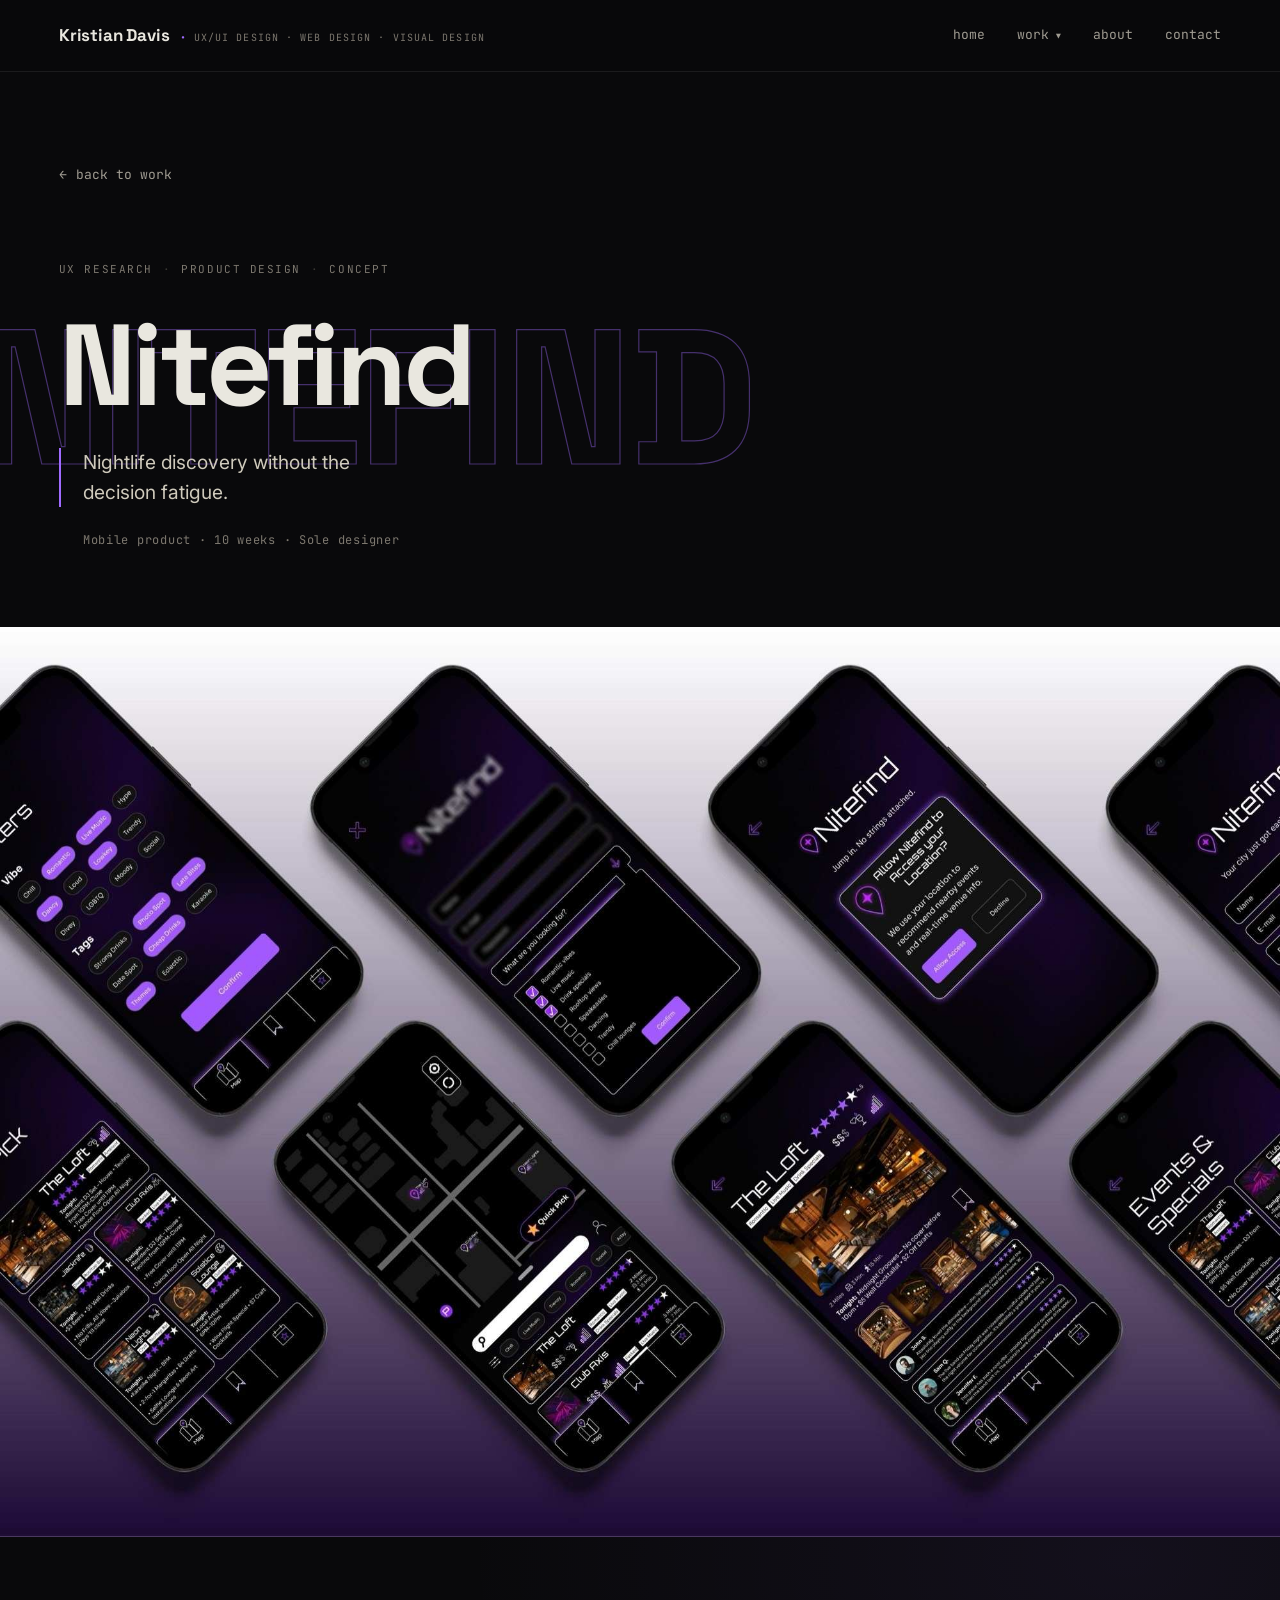
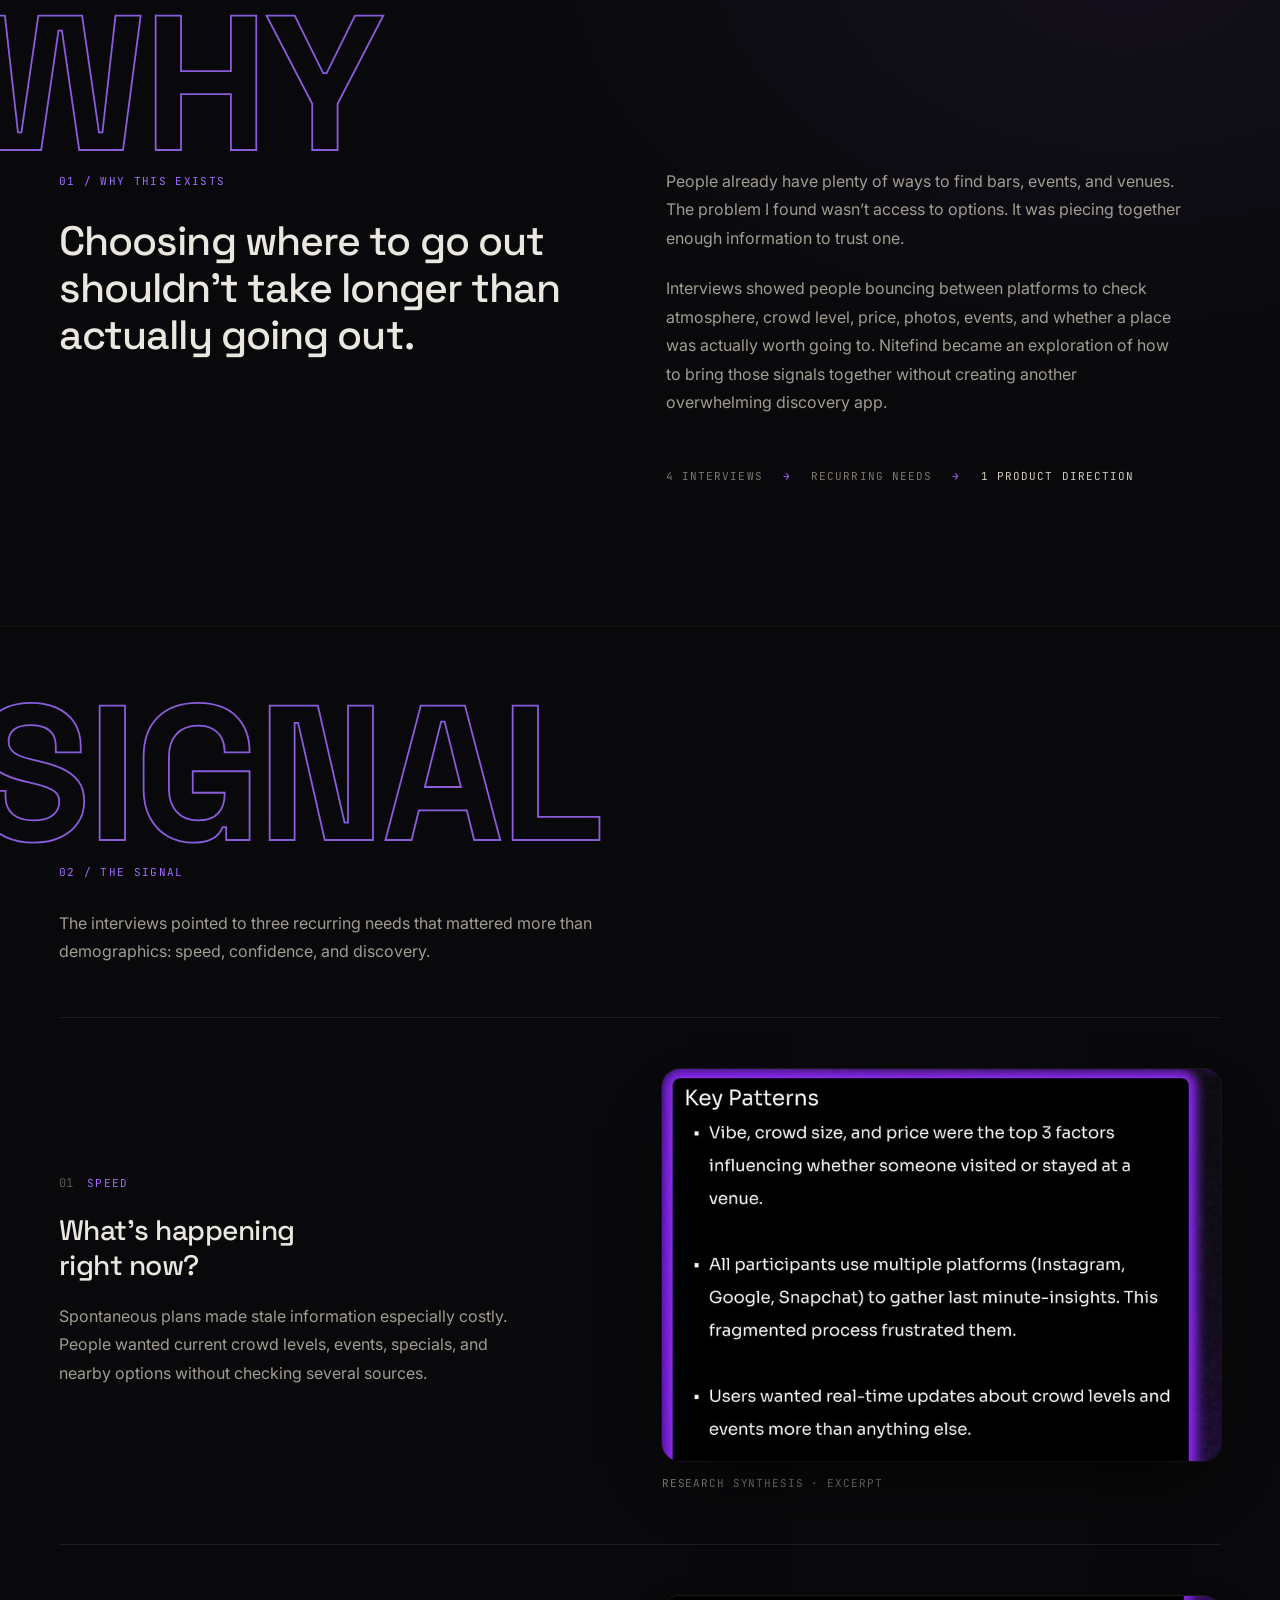
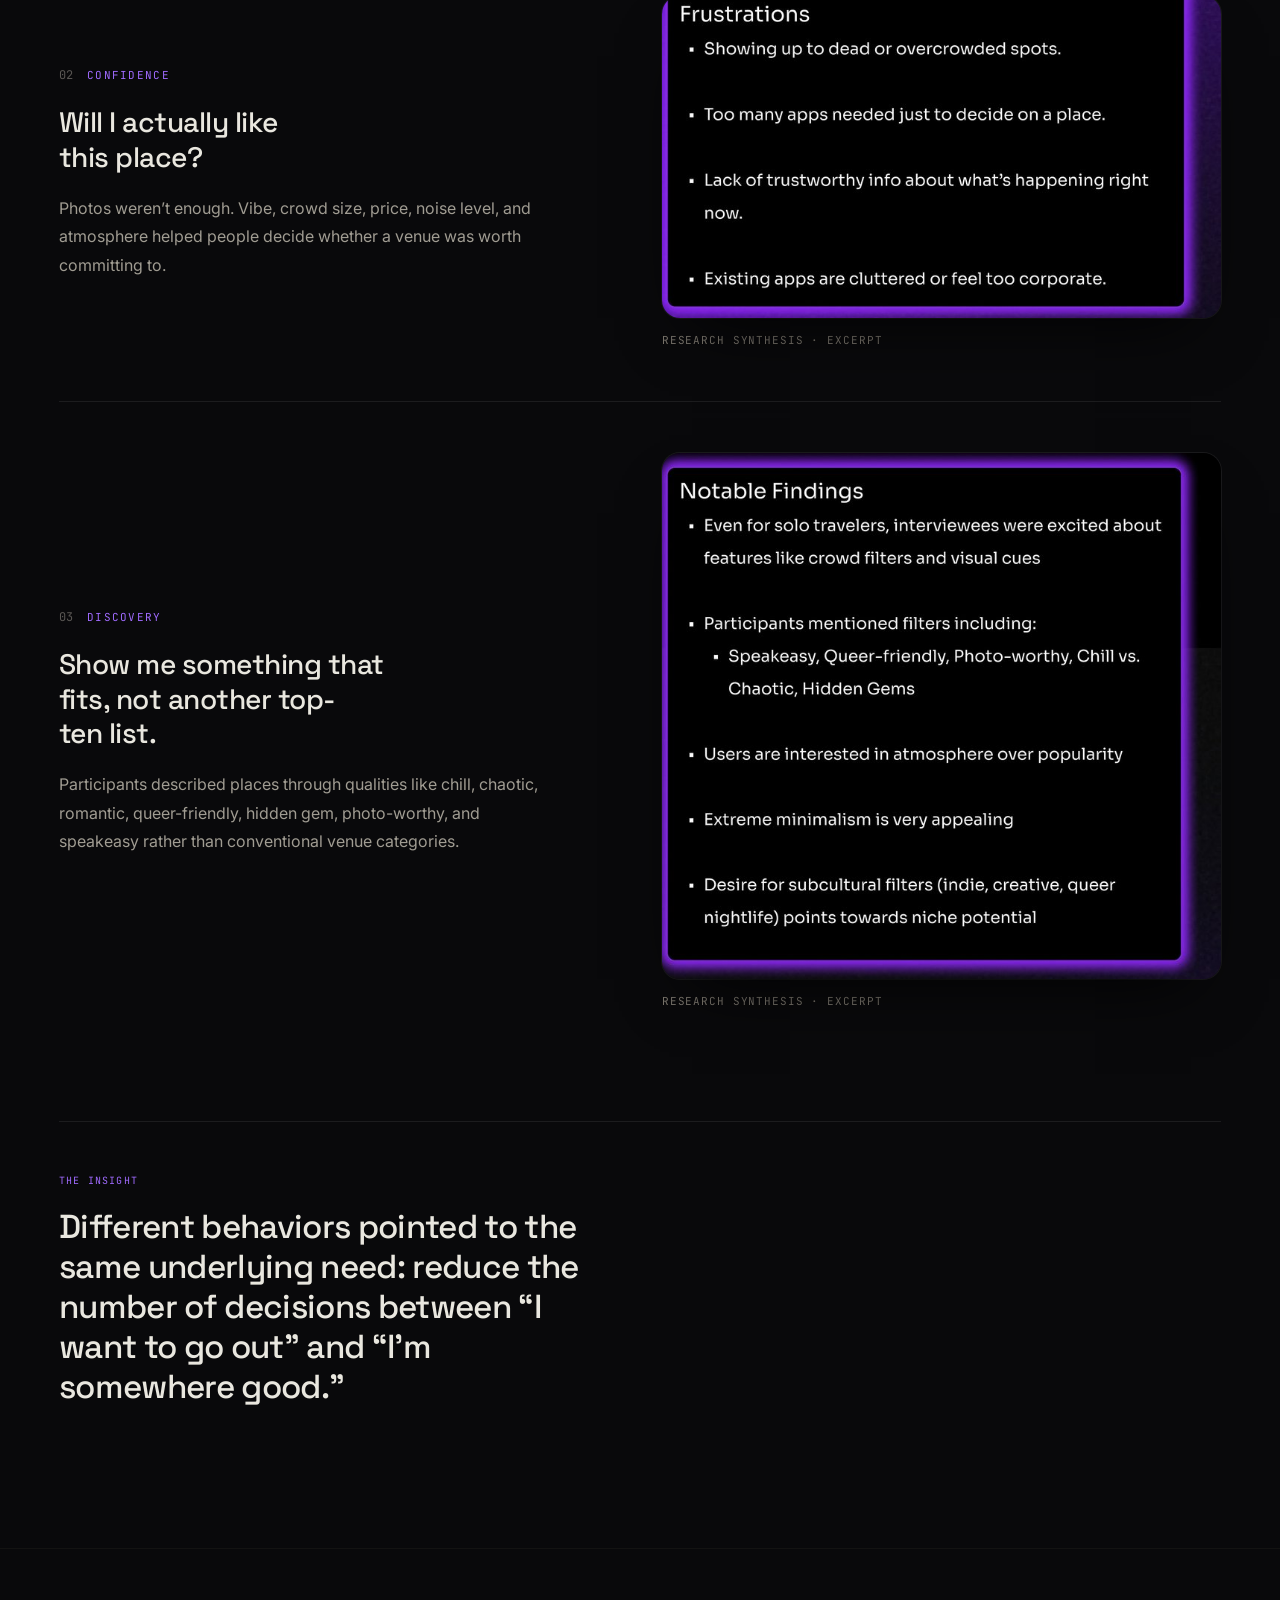
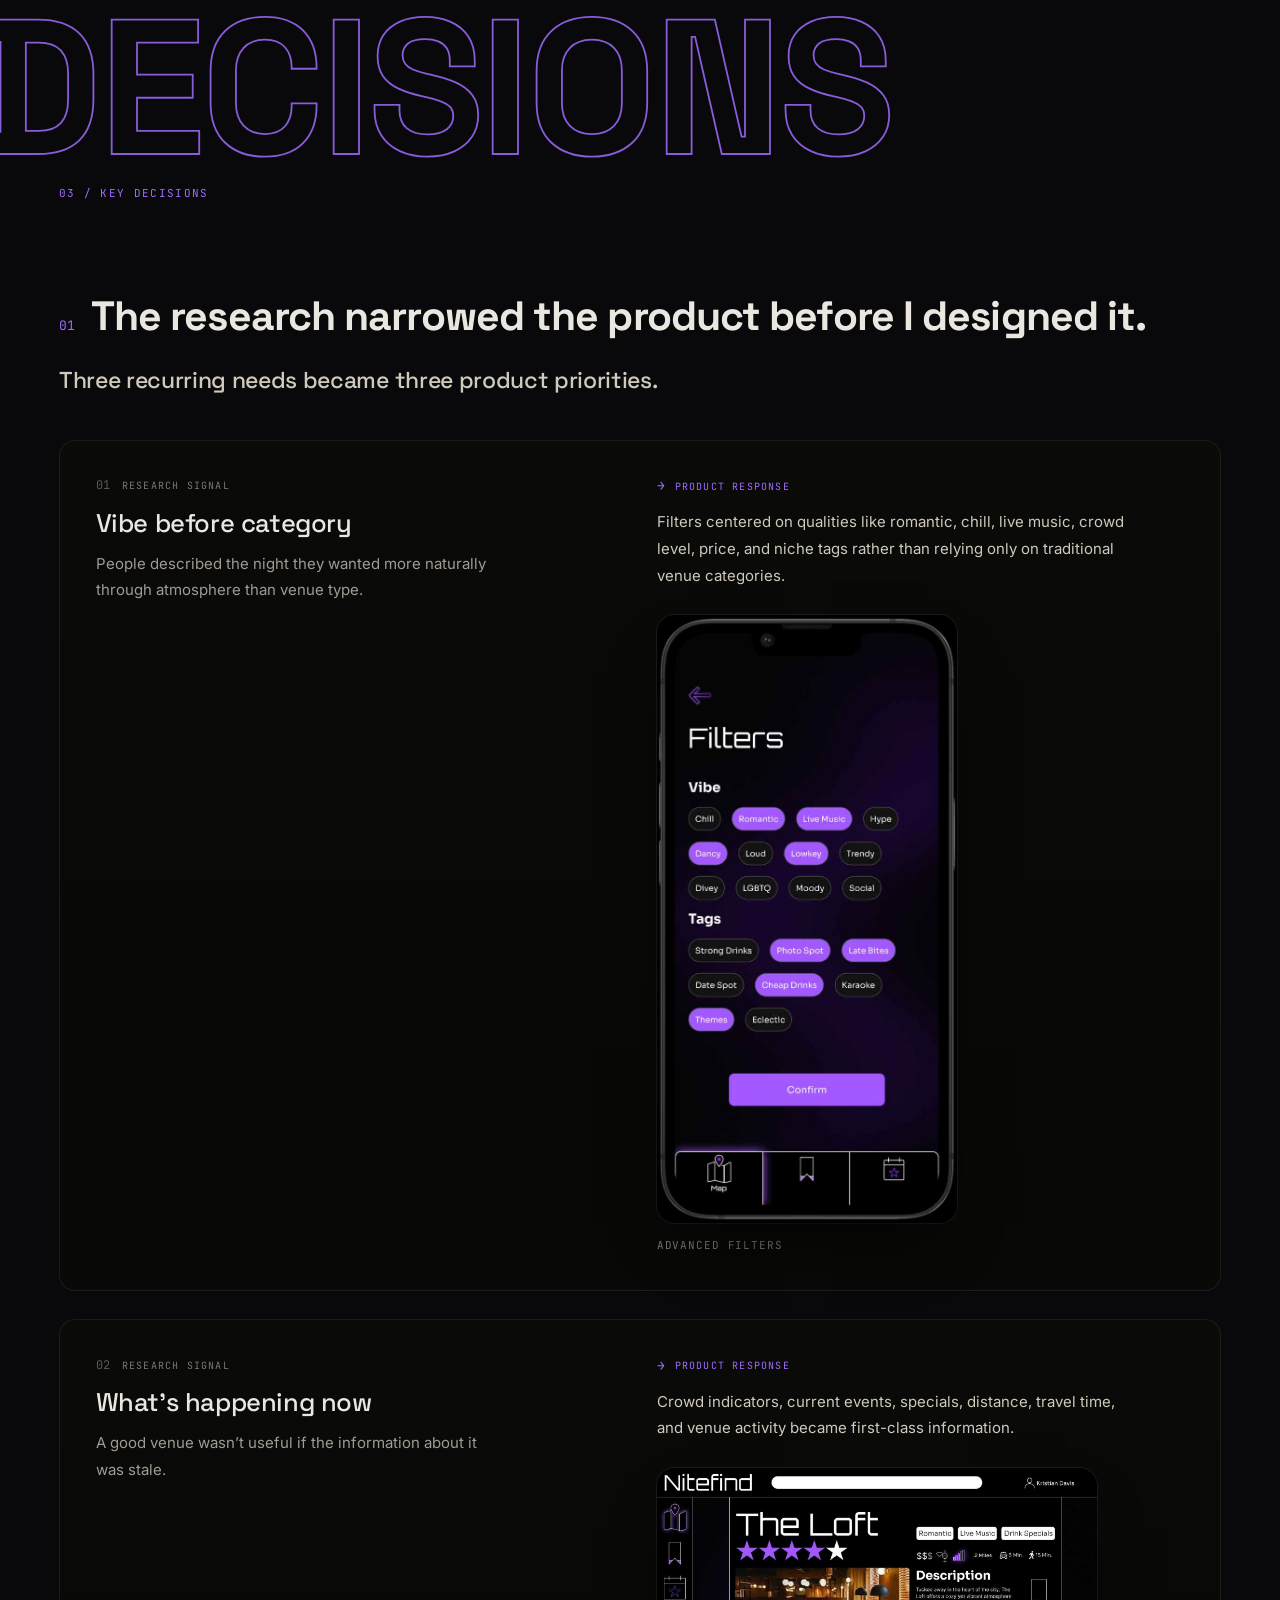
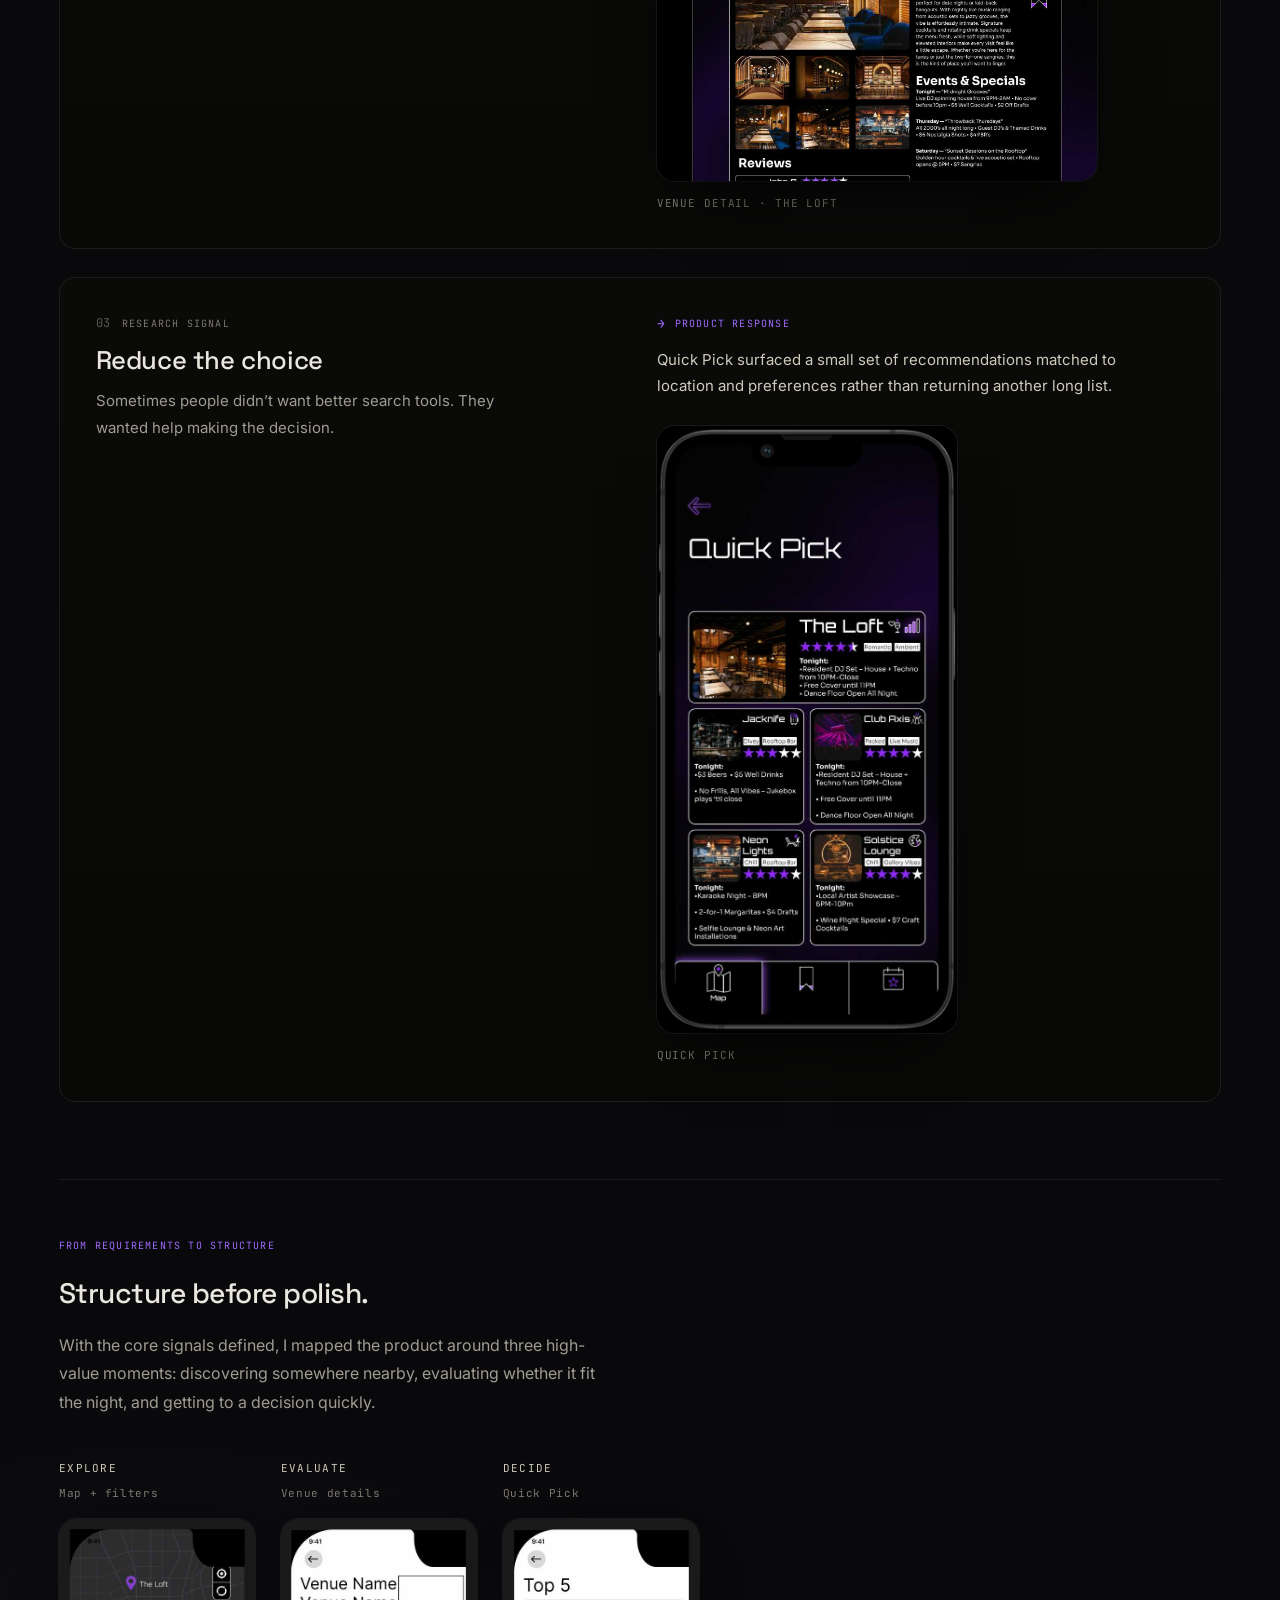
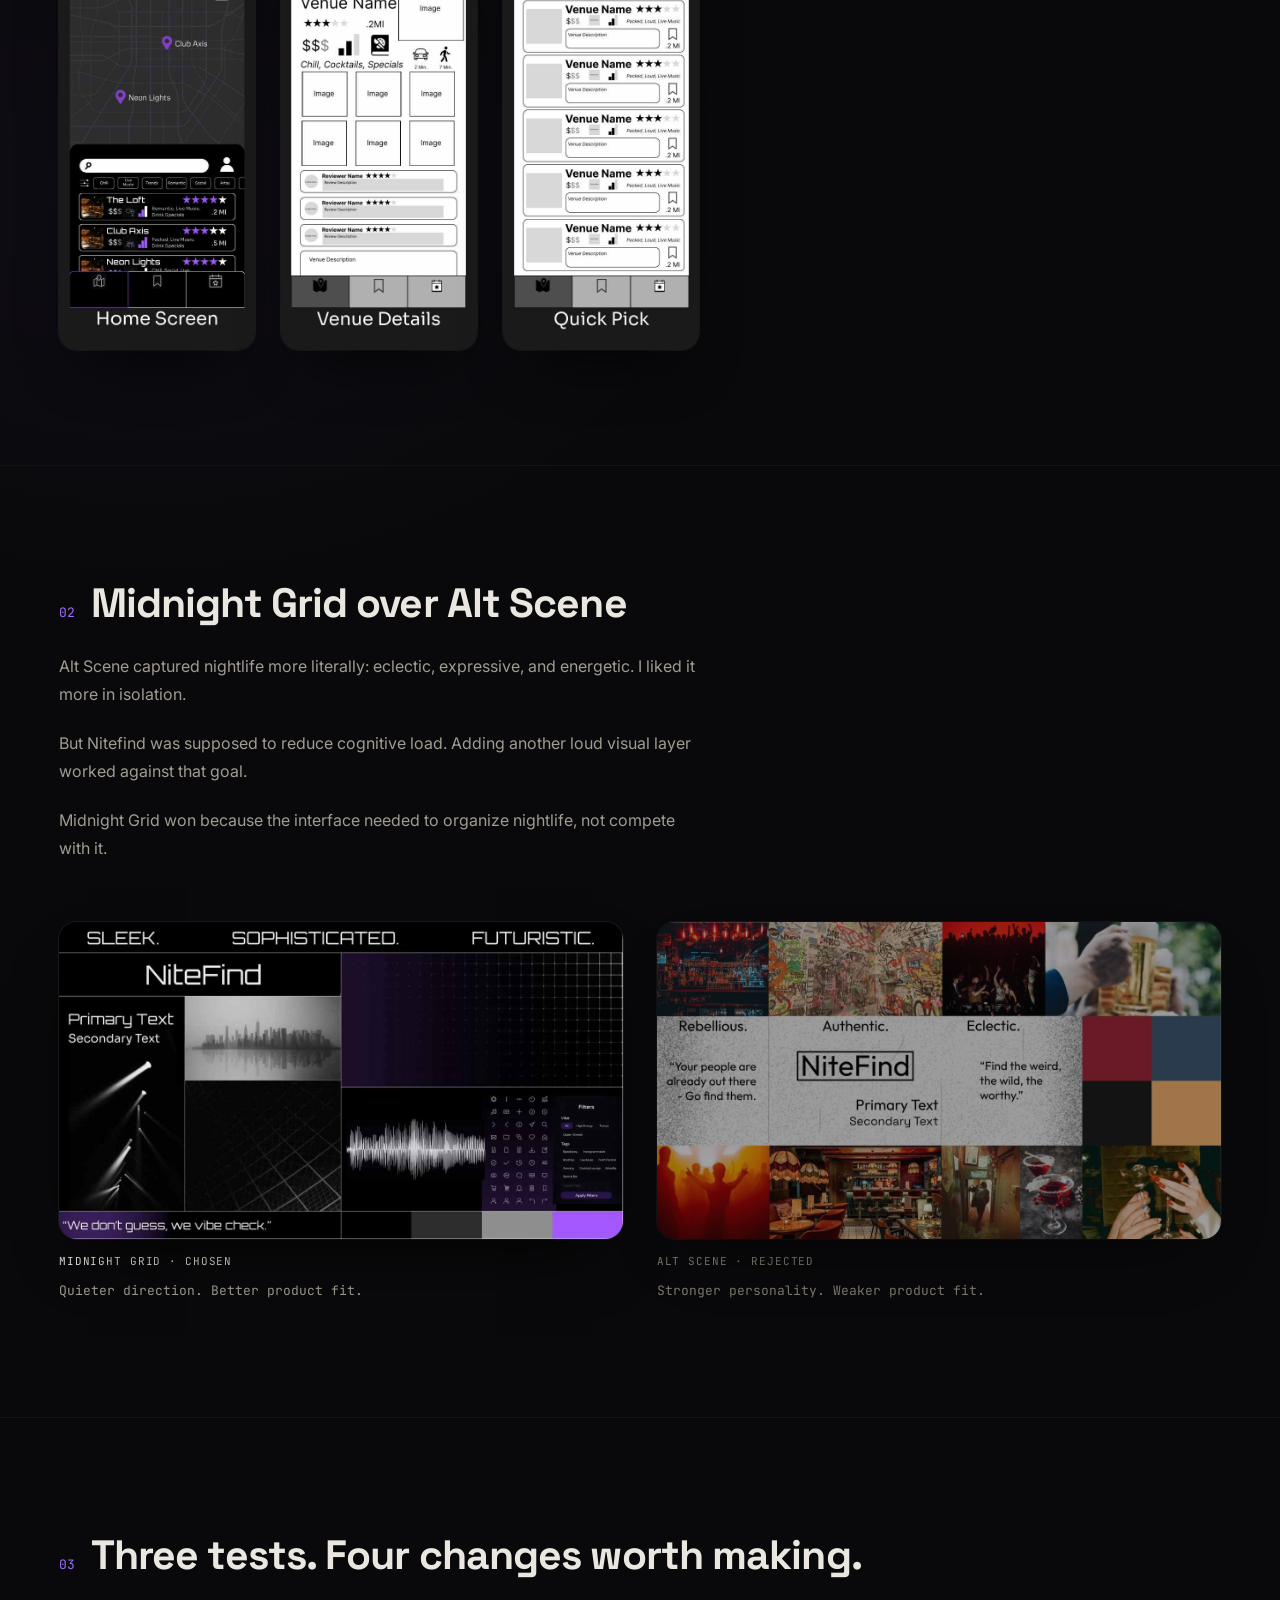
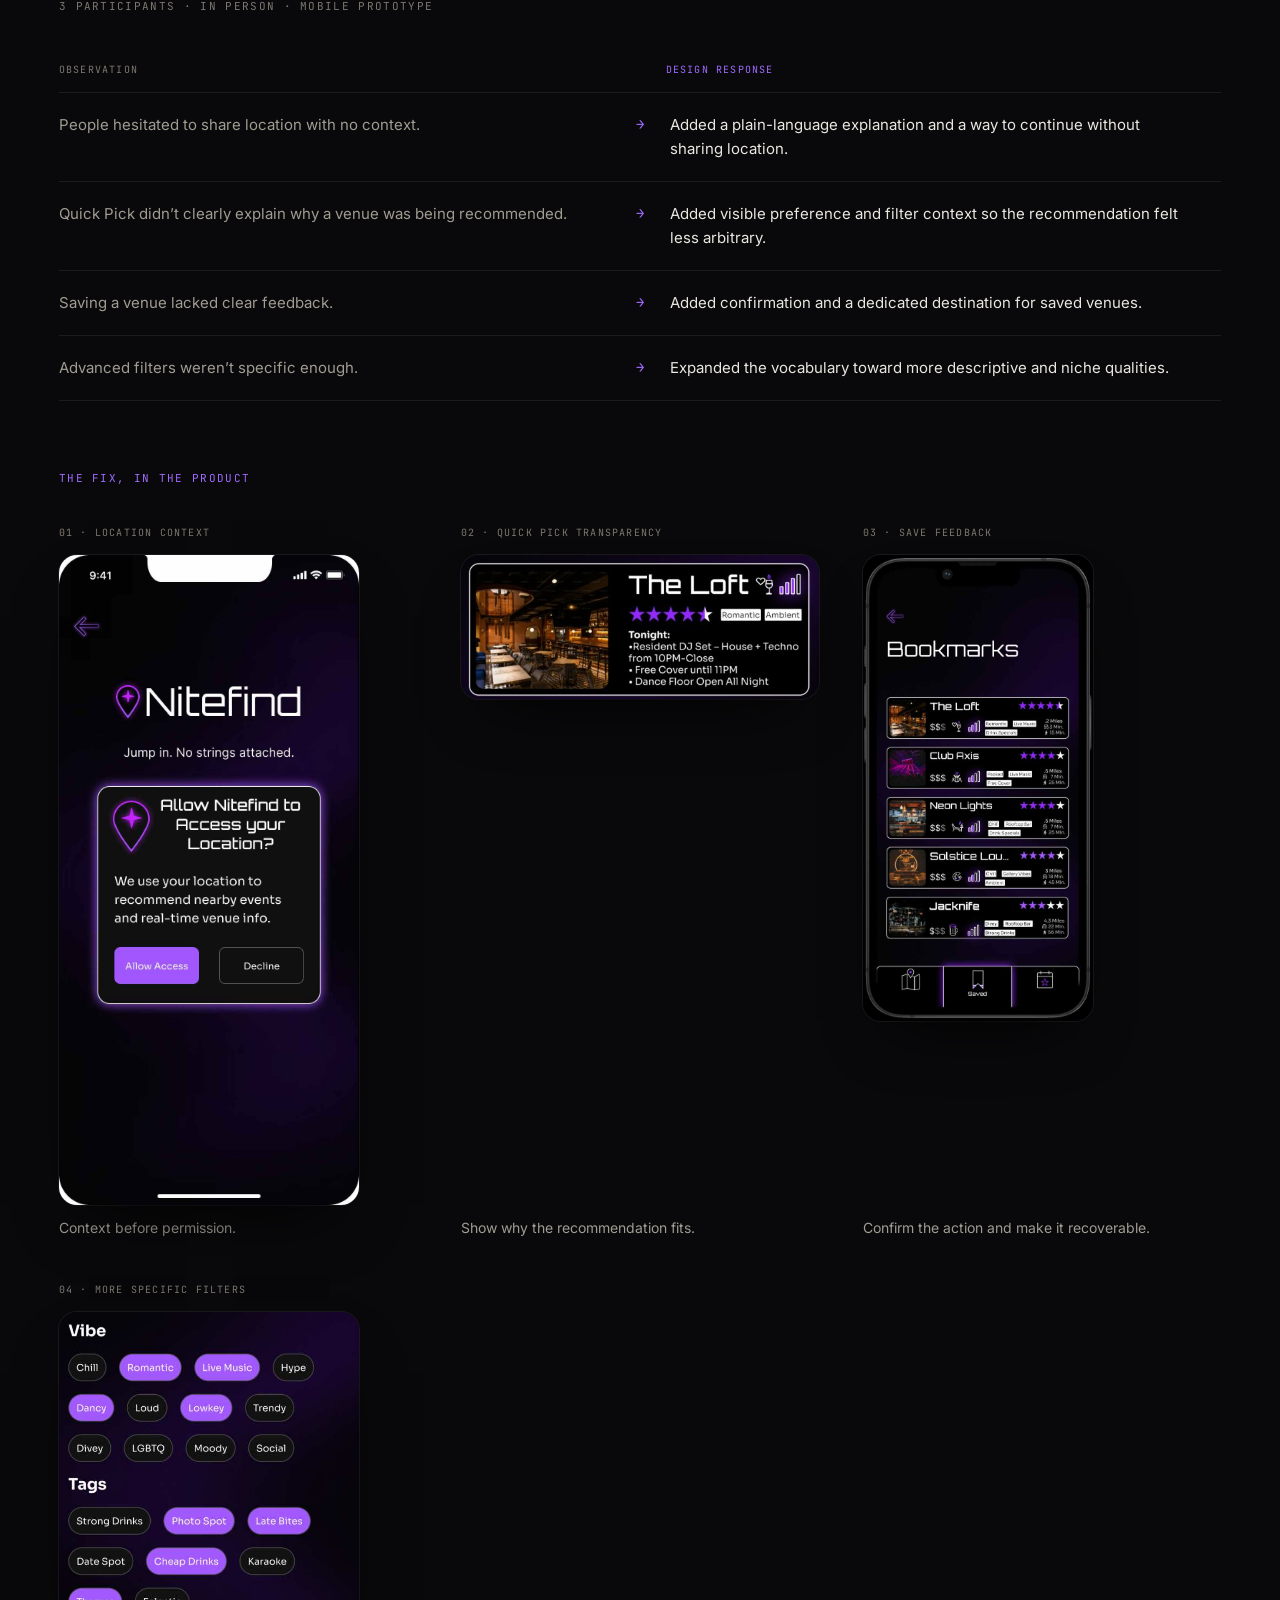
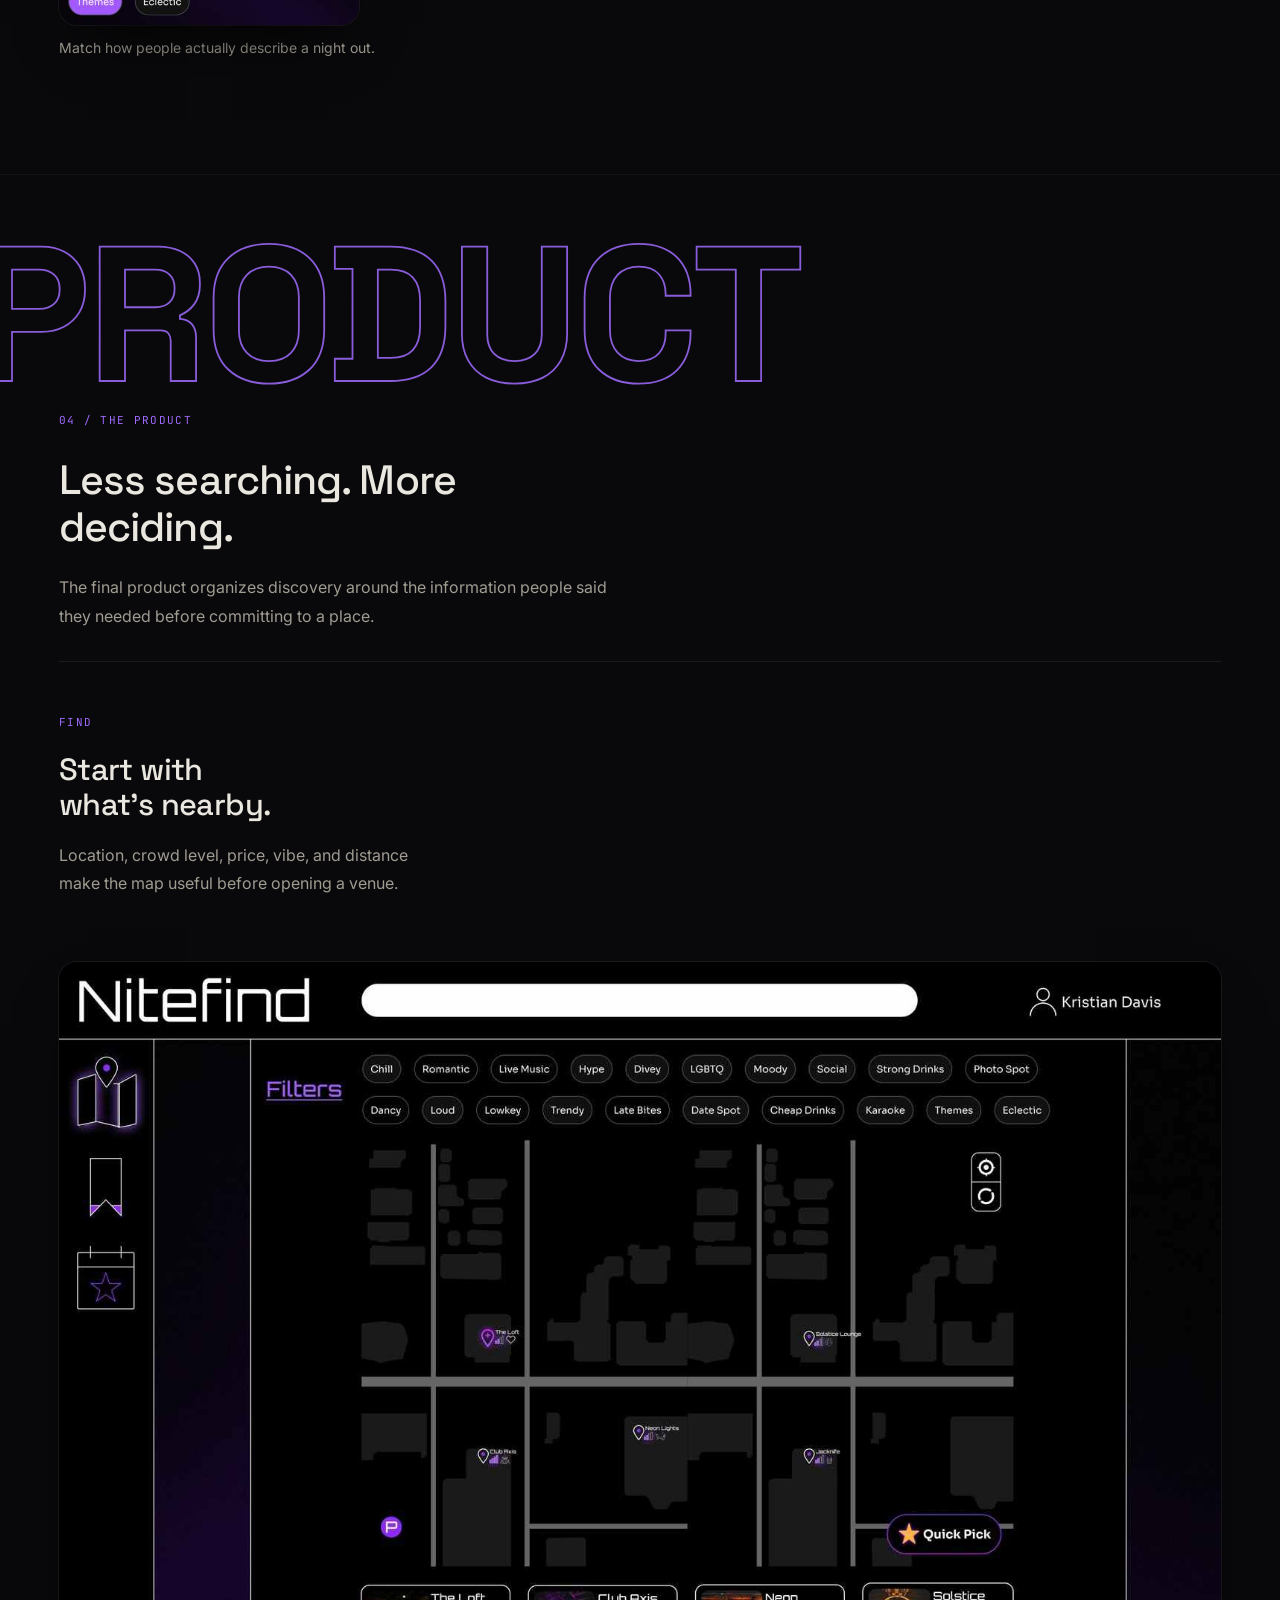
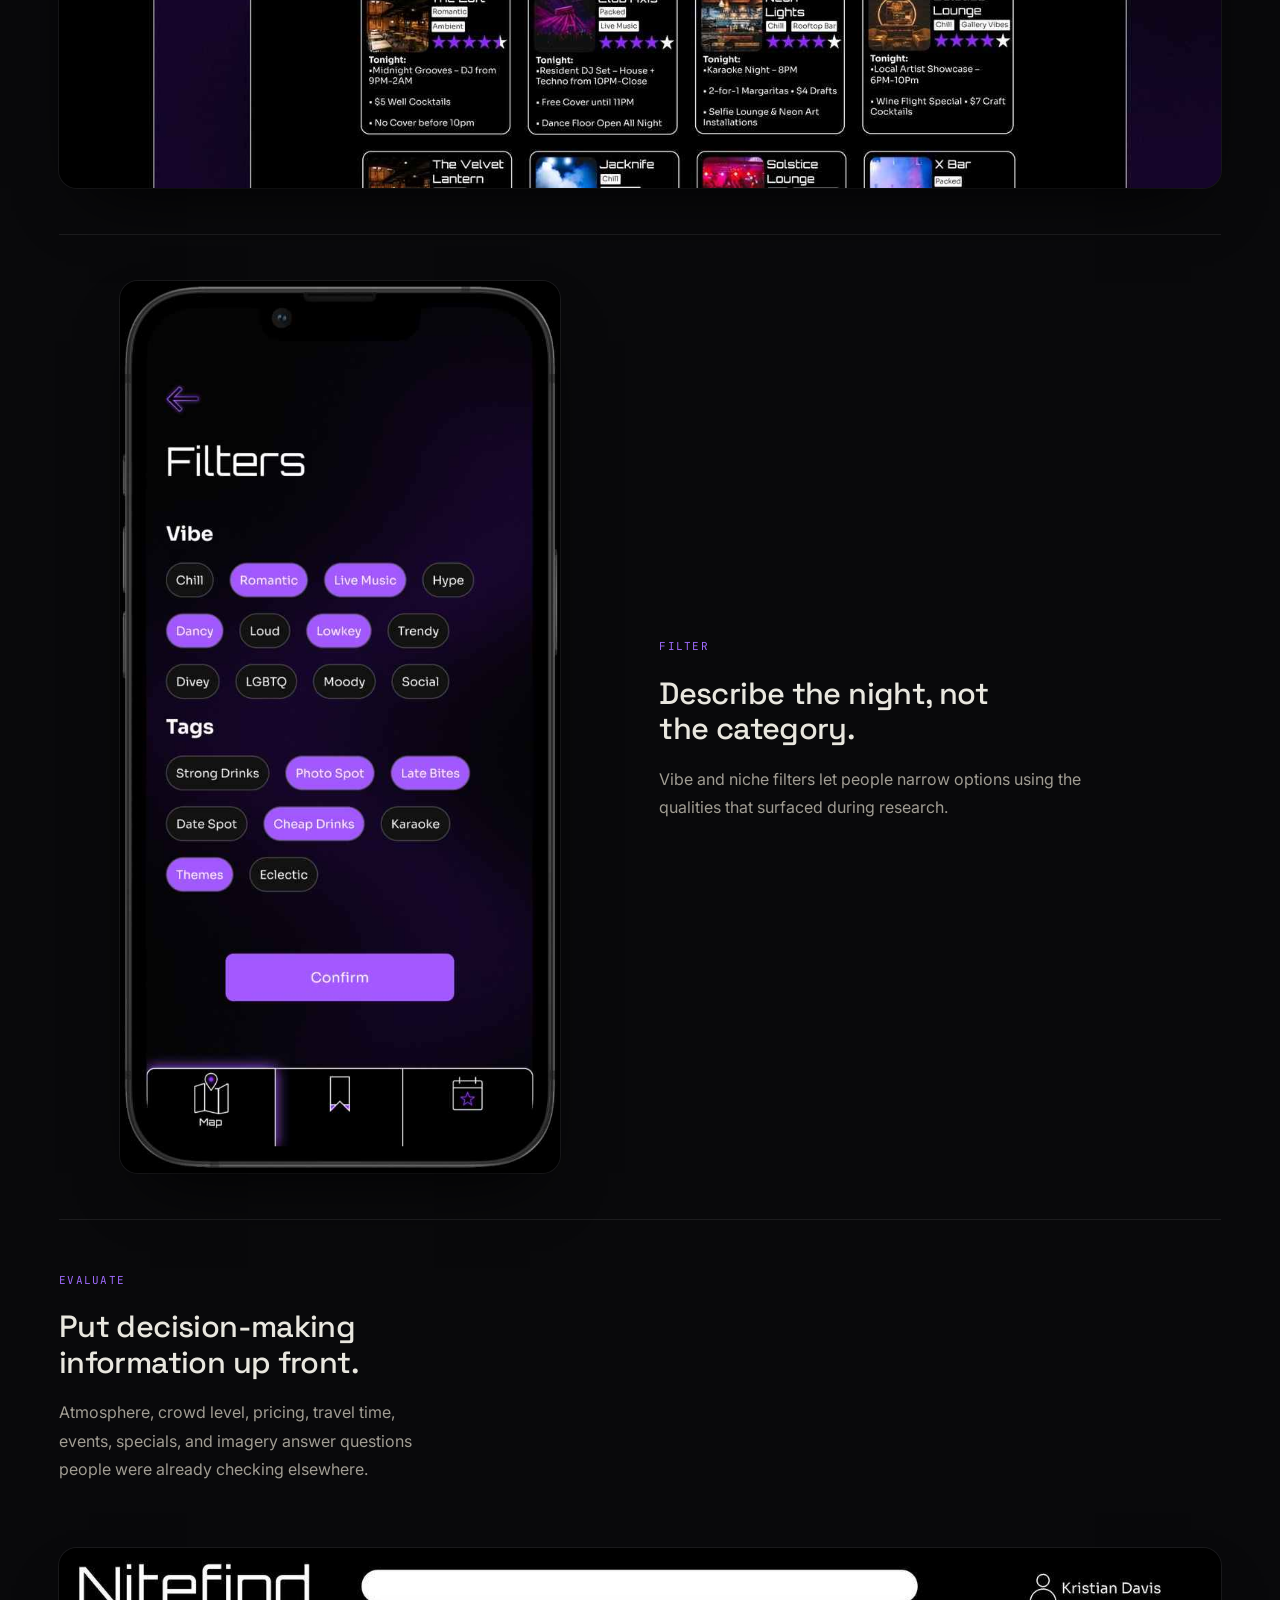
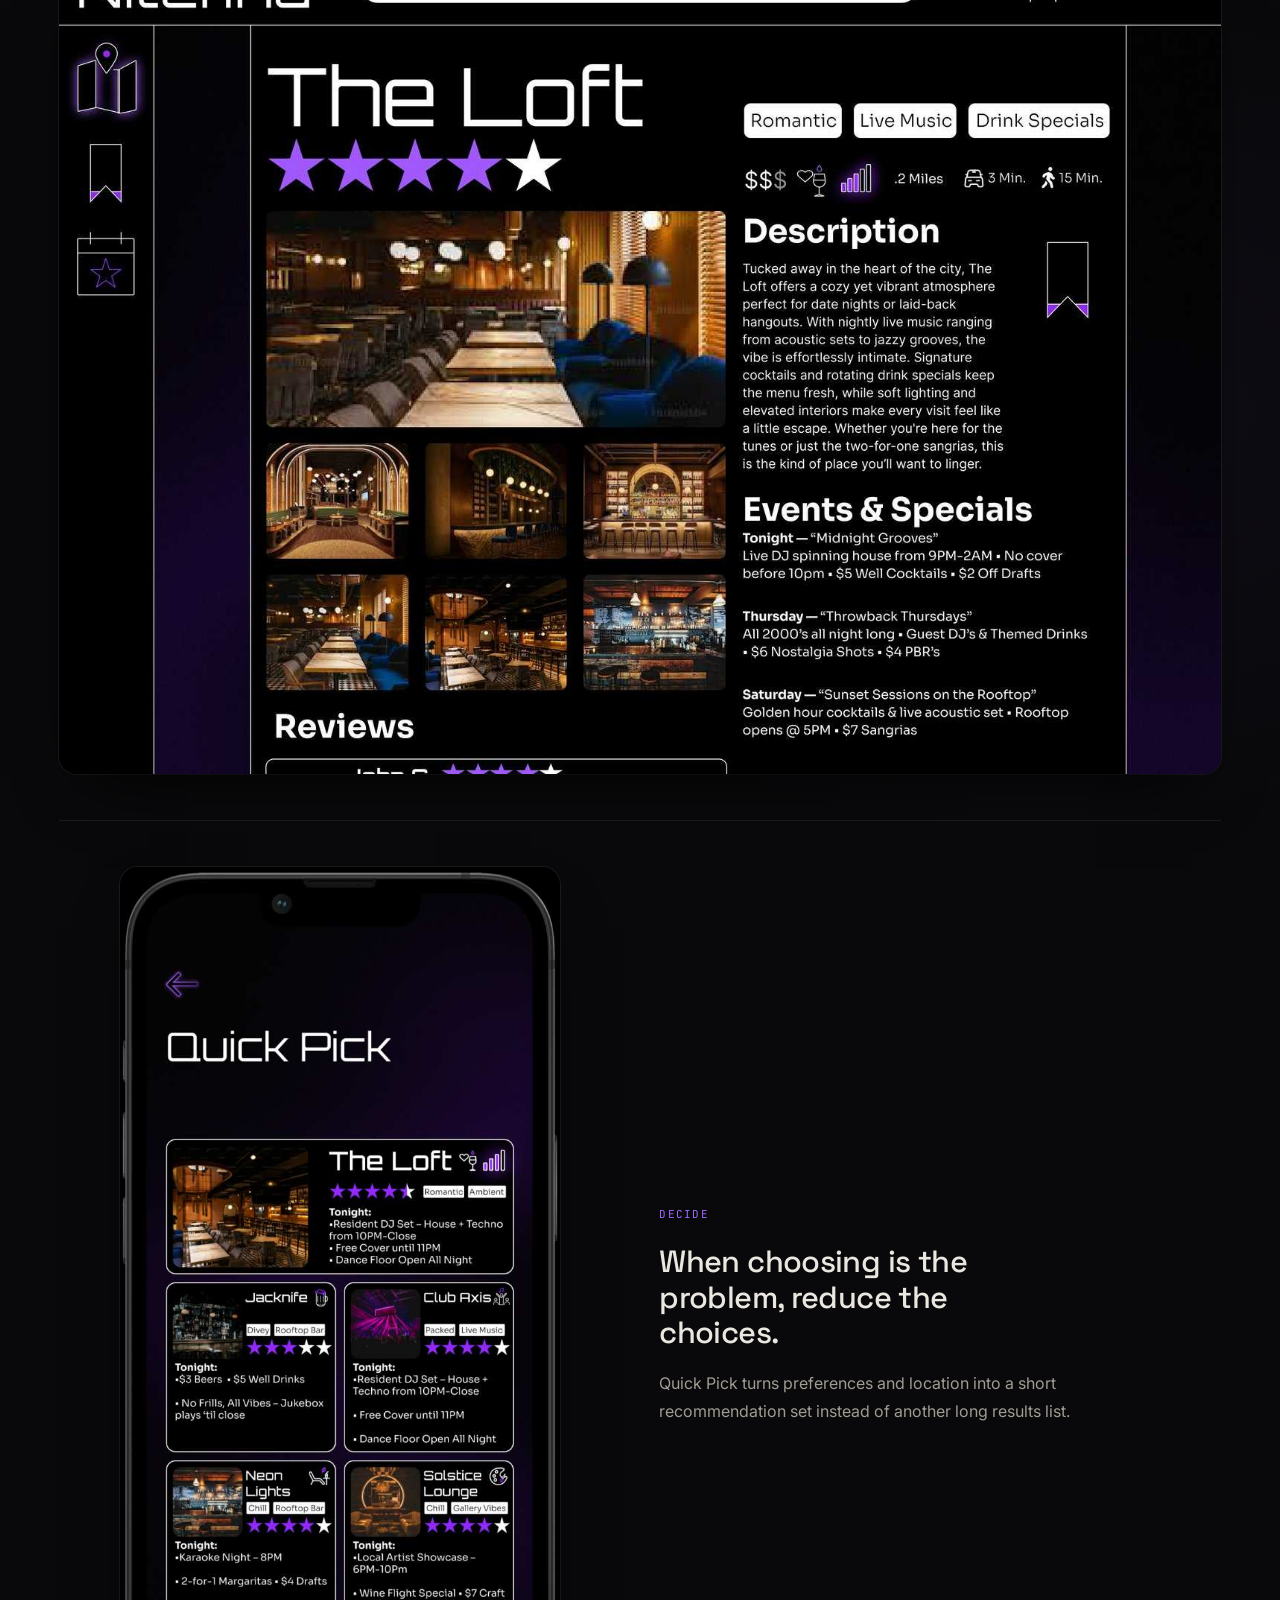
<file: case-studies/nitefind.html>
<!DOCTYPE html>
<html lang="en">
<head>
<meta charset="UTF-8">
<meta name="viewport" content="width=device-width, initial-scale=1.0">
<title>Nitefind — Kristian Davis</title>
<meta name="description" content="Nitefind — a nightlife discovery app concept. Case study by Kristian Davis. UX/UI design, web design and visual design in Denver, Colorado.">
<link rel="preconnect" href="https://fonts.googleapis.com">
<link rel="preconnect" href="https://fonts.gstatic.com" crossorigin>
<link rel="stylesheet" href="https://fonts.googleapis.com/css2?family=JetBrains+Mono:wght@400;500&family=Space+Grotesk:wght@400;500;700&family=Inter:wght@400;500&display=swap">
<meta property="og:type" content="article">
<meta property="og:title" content="Nitefind — Kristian Davis">
<meta property="og:description" content="Nitefind — a nightlife discovery app concept. Case study by Kristian Davis. UX/UI design, web design and visual design in Denver, Colorado.">
<meta property="og:image" content="https://kristiandavis.com/img/previews/nitefind-preview.jpg?v=3">
<meta property="og:url" content="https://kristiandavis.com/case-studies/nitefind.html">
<meta name="twitter:card" content="summary_large_image">
<meta name="twitter:image" content="https://kristiandavis.com/img/previews/nitefind-preview.jpg?v=3">
<link rel="canonical" href="https://kristiandavis.com/case-studies/nitefind.html">
<link rel="icon" href="data:image/svg+xml,%3Csvg xmlns='http://www.w3.org/2000/svg' viewBox='0 0 32 32'%3E%3Crect width='32' height='32' fill='%2309090B'/%3E%3Cpath d='M16 5c4.2 4.6 7 8 7 11.4A7 7 0 0 1 9 16.4C9 13 11.8 9.6 16 5z' fill='%23a06bff'/%3E%3C/svg%3E">
<meta name="omelette-owns-print" content="1">
<link rel="stylesheet" href="../css/case-study.css">
<style media="print">
  @page{ size:letter; margin:14mm; }
  html,body{ background:#050505 !important; -webkit-print-color-adjust:exact; print-color-adjust:exact; }
  nav, .c1{ display:none !important; }
  section, header, figure, .shot, dl > div{ break-inside:avoid; page-break-inside:avoid; }
  .ghost{ opacity:.5 !important; }
  main img{ max-height:200mm; object-fit:contain; }
</style>
<style>:root{ --accent:#a06bff; --accent-rgb:160,107,255; }</style>
</head>
<body>
<div style="position:relative;min-height:100dvh;display:flex;flex-direction:column">

<a class="c1" href="#body" style="position:absolute;top:-100px;left:16px;z-index:100;padding:12px 20px;background:var(--bg-raise-2);border:1px solid var(--accent);border-radius:4px;font-family:'JetBrains Mono',monospace;font-size:13px">skip to content</a>

<nav aria-label="Primary" style="position:sticky;top:0;z-index:20;padding:clamp(14px,1.7vw,19px) 0;border-bottom:1px solid rgba(255,255,255,.08);background:rgba(9,9,11,.86);backdrop-filter:blur(12px)">
  <div class="wrap" style="display:flex;align-items:center;justify-content:space-between;gap:clamp(16px,3vw,40px)">
  <a class="c2" href="../index.html" aria-label="Kristian Davis, UX/UI Design, Web Design and Visual Design, home" style="display:inline-flex;align-items:baseline;gap:10px;min-width:0;transition:color .3s ease">
      <span class="nav-name" style="font-family:'Space Grotesk',sans-serif;font-weight:700;font-size:17px;letter-spacing:-.01em;color:#e9e7df;white-space:nowrap;transition:color .3s ease">Kristian Davis</span>
      <span class="nav-role" aria-hidden="true" style="font-family:'JetBrains Mono',monospace;font-size:10px;letter-spacing:.11em;text-transform:uppercase;color:#7d786f;white-space:nowrap"><span style="color:var(--accent)">•</span> UX/UI Design · Web Design · Visual Design</span>
    </a>
  <ul class="navlist" style="display:flex;gap:clamp(18px,3vw,32px);list-style:none;font-family:'JetBrains Mono',monospace;font-size:13px">
    <li><a class="c3" href="../index.html" style="color:#a09c92;transition:color .3s ease">home</a></li>
    <li style="position:relative">
    <details style="position:relative">
      <summary class="c4" style="display:inline-flex;align-items:center;gap:7px;color:#a09c92;cursor:pointer;transition:color .3s ease">work<span aria-hidden="true" style="font-size:8px;transform:translateY(1px)">▼</span></summary>
      <ul style="position:absolute;top:calc(100% + 16px);right:0;min-width:200px;display:flex;flex-direction:column;gap:2px;list-style:none;padding:8px;border:1px solid rgba(255,255,255,.08);border-radius:11px;background:var(--bg-raise-1);box-shadow:0 28px 60px -22px rgba(0,0,0,.95);transform-origin:top right">
        <li><a class="c13" href="amun.html" style="display:flex;align-items:center;gap:10px;padding:9px 12px;border-radius:7px;font-size:12px;color:#a09c92;background:transparent;transition:color .25s ease,background .25s ease"><span aria-hidden="true" style="flex-shrink:0;width:7px;height:7px;border-radius:50%;background:#6590be"></span>Amun</a></li>
        <li><a class="c5" href="nitefind.html" aria-current="page" style="display:flex;align-items:center;gap:10px;padding:9px 12px;border-radius:7px;font-size:12px;color:#e9e7df;background:rgba(255,255,255,.05);transition:color .25s ease,background .25s ease"><span aria-hidden="true" style="flex-shrink:0;width:7px;height:7px;border-radius:50%;background:#a06bff"></span>Nitefind</a></li>
        <li><a class="c6" href="smiteforge.html" style="display:flex;align-items:center;gap:10px;padding:9px 12px;border-radius:7px;font-size:12px;color:#a09c92;background:transparent;transition:color .25s ease,background .25s ease"><span aria-hidden="true" style="flex-shrink:0;width:7px;height:7px;border-radius:50%;background:#e0b84a"></span>SmiteForge</a></li>
        <li><a class="c7" href="zentra.html" style="display:flex;align-items:center;gap:10px;padding:9px 12px;border-radius:7px;font-size:12px;color:#a09c92;background:transparent;transition:color .25s ease,background .25s ease"><span aria-hidden="true" style="flex-shrink:0;width:7px;height:7px;border-radius:50%;background:#4fbf82"></span>Zentra</a></li>
        
        <li style="margin-top:4px;padding-top:6px;border-top:1px solid rgba(255,255,255,.08)"><a class="c9" href="../index.html#work" style="display:block;padding:9px 12px;border-radius:7px;font-size:12px;color:#8c877d;transition:color .25s ease">all work →</a></li>
      </ul>
    </details>
  </li>
    <li><a class="c10" href="../index.html#about" style="color:#a09c92;transition:color .3s ease">about</a></li>
    <li><a class="c11" href="../index.html#contact" style="color:#a09c92;transition:color .3s ease">contact</a></li>
  </ul>

  <details class="mnav" style="position:relative">
    <summary aria-label="Menu" style="display:flex;flex-direction:column;align-items:flex-end;justify-content:center;gap:5px;width:44px;height:44px;cursor:pointer;list-style:none"><span aria-hidden="true" style="display:block;width:22px;height:1.5px;background:#e9e7df"></span><span aria-hidden="true" style="display:block;width:22px;height:1.5px;background:#e9e7df"></span><span aria-hidden="true" style="display:block;width:22px;height:1.5px;background:#e9e7df"></span></summary>
    <ul style="position:absolute;top:calc(100% + 14px);right:0;min-width:236px;display:flex;flex-direction:column;gap:2px;list-style:none;padding:8px;border:1px solid rgba(255,255,255,.08);border-radius:11px;background:var(--bg-raise-1);box-shadow:0 28px 60px -22px rgba(0,0,0,.95);font-family:'JetBrains Mono',monospace;font-size:13px">
      <li><a href="../index.html" style="display:block;padding:11px 12px;border-radius:7px;color:#a09c92">home</a></li>
      <li>
        <details>
          <summary style="display:flex;align-items:center;justify-content:space-between;gap:8px;padding:11px 12px;border-radius:7px;color:#a09c92;cursor:pointer;list-style:none">work<span aria-hidden="true" style="font-size:8px">▼</span></summary>
          <ul style="display:flex;flex-direction:column;gap:2px;list-style:none;margin:2px 0 6px;padding:0 0 0 12px;border-left:1px solid rgba(255,255,255,.08)">
            <li><a href="amun.html" style="display:flex;align-items:center;gap:10px;padding:9px 12px;border-radius:7px;font-size:12px;color:#a09c92"><span aria-hidden="true" style="flex-shrink:0;width:7px;height:7px;border-radius:50%;background:#6590be"></span>Amun</a></li>
            <li><a href="nitefind.html" aria-current="page" style="display:flex;align-items:center;gap:10px;padding:9px 12px;border-radius:7px;font-size:12px;color:#e9e7df;background:rgba(255,255,255,.05)"><span aria-hidden="true" style="flex-shrink:0;width:7px;height:7px;border-radius:50%;background:#a06bff"></span>Nitefind</a></li>
            <li><a href="smiteforge.html" style="display:flex;align-items:center;gap:10px;padding:9px 12px;border-radius:7px;font-size:12px;color:#a09c92"><span aria-hidden="true" style="flex-shrink:0;width:7px;height:7px;border-radius:50%;background:#e0b84a"></span>SmiteForge</a></li>
            <li><a href="zentra.html" style="display:flex;align-items:center;gap:10px;padding:9px 12px;border-radius:7px;font-size:12px;color:#a09c92"><span aria-hidden="true" style="flex-shrink:0;width:7px;height:7px;border-radius:50%;background:#4fbf82"></span>Zentra</a></li>
            
            <li><a href="../index.html#work" style="display:block;padding:9px 12px;border-radius:7px;font-size:12px;color:#8c877d">all work →</a></li>
          </ul>
        </details>
      </li>
      <li><a href="../index.html#about" style="display:block;padding:11px 12px;border-radius:7px;color:#a09c92">about</a></li>
      <li><a href="../index.html#contact" style="display:block;padding:11px 12px;border-radius:7px;color:#a09c92">contact</a></li>
    </ul>
  </details>
  </div>
</nav>

<main id="body" style="flex:1">

  <header style="position:relative;padding:clamp(56px,7vw,96px) 0 0;overflow:hidden">
    <div aria-hidden="true" class="ghost quiet" style="top:clamp(150px,18vw,244px)">NITEFIND</div>
    <div class="wrap" style="position:relative;z-index:1">
      <a class="c12" href="../index.html#work" style="display:inline-flex;align-items:center;gap:9px;font-family:'JetBrains Mono',monospace;font-size:13px;color:#a09c92;transition:color .3s ease,gap .35s cubic-bezier(.19,1,.22,1)"><span aria-hidden="true">&larr;</span> back to work</a>
      <div style="display:flex;flex-wrap:wrap;align-items:center;gap:10px;margin-top:clamp(40px,6vw,72px);font-family:'JetBrains Mono',monospace;font-size:11px;letter-spacing:.14em;color:#7d786f"><span>UX RESEARCH</span><span aria-hidden="true" style="color:#393834">·</span><span>PRODUCT DESIGN</span><span aria-hidden="true" style="color:#393834">·</span><span>CONCEPT</span></div>
      <h1 style="margin-top:clamp(20px,2.4vw,32px);font-family:'Space Grotesk',sans-serif;font-weight:700;font-size:clamp(52px,9vw,132px);line-height:.98;letter-spacing:-.035em">Nitefind</h1>
      <p style="margin-top:clamp(18px,2vw,26px);padding-left:22px;border-left:2px solid var(--accent);max-width:34ch;font-size:clamp(17px,1.5vw,22px);line-height:1.55;color:#cfcabc;text-wrap:pretty">Nightlife discovery without the decision fatigue.</p>
      <p style="margin-top:clamp(16px,1.8vw,24px);padding-left:24px;font-family:'JetBrains Mono',monospace;font-size:12px;letter-spacing:.06em;color:#7d786f">Mobile product · 10 weeks · Sole designer</p>
    </div>
    <div style="margin-top:clamp(44px,6vw,88px)"><img src="../img/nitefind/hero-device-cascade.jpg?v=2" alt="Nitefind app screens cascading across a violet gradient" width="2000" height="1422" style="display:block;width:100%;height:auto" fetchpriority="high" decoding="async"></div>
  </header>

  <section aria-label="Why this exists" style="position:relative;padding:clamp(84px,11vw,164px) 0;border-bottom:1px solid #131312;overflow:hidden">
    <div aria-hidden="true" class="ghost" style="top:clamp(30px,4vw,60px)">WHY</div>
    <div class="wrap" style="position:relative;z-index:1;padding-top:clamp(46px,7vw,110px);display:grid;gap:clamp(28px,4vw,64px);grid-template-columns:repeat(auto-fit,minmax(min(100%,340px),1fr));align-items:start">
      <div><span style="font-family:'JetBrains Mono',monospace;font-size:11px;letter-spacing:.12em;text-transform:uppercase;color:var(--accent)">01 / why this exists</span>
      <p style="margin-top:clamp(18px,2vw,26px);font-family:'Space Grotesk',sans-serif;font-weight:500;font-size:clamp(26px,3.2vw,44px);line-height:1.14;letter-spacing:-.022em;max-width:20ch;text-wrap:pretty">Choosing where to go out shouldn&rsquo;t take longer than actually going out.</p></div>
      <div>
        <p style="max-width:52ch;font-size:16px;line-height:1.78;color:#a09c92;text-wrap:pretty">People already have plenty of ways to find bars, events, and venues. The problem I found wasn&rsquo;t access to options. It was piecing together enough information to trust one.</p>
        <p style="margin-top:clamp(16px,1.8vw,22px);max-width:52ch;font-size:16px;line-height:1.78;color:#a09c92;text-wrap:pretty">Interviews showed people bouncing between platforms to check atmosphere, crowd level, price, photos, events, and whether a place was actually worth going to. Nitefind became an exploration of how to bring those signals together without creating another overwhelming discovery app.</p>
        <div style="display:flex;flex-wrap:wrap;align-items:center;gap:10px clamp(12px,1.6vw,20px);margin-top:clamp(32px,4vw,52px);font-family:'JetBrains Mono',monospace;font-size:11px;letter-spacing:.1em;text-transform:uppercase;color:#7d786f"><span style="white-space:nowrap">4 interviews</span><span aria-hidden="true" style="color:var(--accent)">&rarr;</span><span style="white-space:nowrap">recurring needs</span><span aria-hidden="true" style="color:var(--accent)">&rarr;</span><span style="white-space:nowrap;color:#cfcabc">1 product direction</span></div>
      </div>
    </div>
  </section>

  <section aria-label="The signal" style="position:relative;padding:clamp(84px,11vw,164px) 0;border-bottom:1px solid #131312;overflow:hidden">
    <div aria-hidden="true" class="ghost" style="top:clamp(30px,4vw,60px)">SIGNAL</div>
    <div class="wrap" style="position:relative;z-index:1;padding-top:clamp(46px,7vw,110px)">
      <span style="font-family:'JetBrains Mono',monospace;font-size:11px;letter-spacing:.12em;text-transform:uppercase;color:var(--accent)">02 / the signal</span>
      <p style="margin-top:clamp(18px,2vw,26px);max-width:56ch;font-size:16px;line-height:1.78;color:#a09c92;text-wrap:pretty">The interviews pointed to three recurring needs that mattered more than demographics: speed, confidence, and discovery.</p>
      <div style="margin-top:clamp(30px,4vw,52px)">

      <div style="display:grid;gap:clamp(24px,3.4vw,56px);grid-template-columns:repeat(auto-fit,minmax(min(100%,320px),1fr));align-items:center;padding:clamp(32px,4vw,56px) 0;border-top:1px solid rgba(255,255,255,.08)">
        <div>
          <div style="display:flex;align-items:baseline;gap:14px">
            <span style="font-family:'JetBrains Mono',monospace;font-size:12px;color:#5a5754">01</span>
            <span style="font-family:'JetBrains Mono',monospace;font-size:11px;letter-spacing:.12em;text-transform:uppercase;color:var(--accent)">speed</span>
          </div>
          <p style="margin-top:clamp(14px,1.6vw,20px);font-family:'Space Grotesk',sans-serif;font-weight:500;font-size:clamp(21px,2.2vw,30px);line-height:1.22;letter-spacing:-.018em;max-width:20ch;text-wrap:pretty">What&rsquo;s happening right now?</p>
          <p style="margin-top:clamp(14px,1.6vw,20px);font-size:16px;line-height:1.78;color:#a09c92;text-wrap:pretty;max-width:48ch">Spontaneous plans made stale information especially costly. People wanted current crowd levels, events, specials, and nearby options without checking several sources.</p>
        </div>
        <figure style="margin:0">
          <div class="shot"><img src="../img/nitefind/v2/research-speed-2.jpg" width="750" height="525" alt="Research synthesis excerpt: vibe, crowd size and price as top factors, participants using multiple platforms, and demand for real-time crowd and event updates" loading="lazy" decoding="async"></div>
          <figcaption style="margin-top:14px;font-family:'JetBrains Mono',monospace;font-size:11px;letter-spacing:.08em;text-transform:uppercase;color:#7d786f">research synthesis · excerpt</figcaption>
        </figure>
      </div>

      <div style="display:grid;gap:clamp(24px,3.4vw,56px);grid-template-columns:repeat(auto-fit,minmax(min(100%,320px),1fr));align-items:center;padding:clamp(32px,4vw,56px) 0;border-top:1px solid rgba(255,255,255,.08)">
        <div>
          <div style="display:flex;align-items:baseline;gap:14px">
            <span style="font-family:'JetBrains Mono',monospace;font-size:12px;color:#5a5754">02</span>
            <span style="font-family:'JetBrains Mono',monospace;font-size:11px;letter-spacing:.12em;text-transform:uppercase;color:var(--accent)">confidence</span>
          </div>
          <p style="margin-top:clamp(14px,1.6vw,20px);font-family:'Space Grotesk',sans-serif;font-weight:500;font-size:clamp(21px,2.2vw,30px);line-height:1.22;letter-spacing:-.018em;max-width:20ch;text-wrap:pretty">Will I actually like this place?</p>
          <p style="margin-top:clamp(14px,1.6vw,20px);font-size:16px;line-height:1.78;color:#a09c92;text-wrap:pretty;max-width:48ch">Photos weren&rsquo;t enough. Vibe, crowd size, price, noise level, and atmosphere helped people decide whether a venue was worth committing to.</p>
        </div>
        <figure style="margin:0">
          <div class="shot"><img src="../img/nitefind/v2/research-confidence-2.jpg" width="750" height="432" alt="Research synthesis excerpt: frustrations about dead or overcrowded spots, too many apps, and untrustworthy information about what is happening right now" loading="lazy" decoding="async"></div>
          <figcaption style="margin-top:14px;font-family:'JetBrains Mono',monospace;font-size:11px;letter-spacing:.08em;text-transform:uppercase;color:#7d786f">research synthesis · excerpt</figcaption>
        </figure>
      </div>

      <div style="display:grid;gap:clamp(24px,3.4vw,56px);grid-template-columns:repeat(auto-fit,minmax(min(100%,320px),1fr));align-items:center;padding:clamp(32px,4vw,56px) 0;border-top:1px solid rgba(255,255,255,.08)">
        <div>
          <div style="display:flex;align-items:baseline;gap:14px">
            <span style="font-family:'JetBrains Mono',monospace;font-size:12px;color:#5a5754">03</span>
            <span style="font-family:'JetBrains Mono',monospace;font-size:11px;letter-spacing:.12em;text-transform:uppercase;color:var(--accent)">discovery</span>
          </div>
          <p style="margin-top:clamp(14px,1.6vw,20px);font-family:'Space Grotesk',sans-serif;font-weight:500;font-size:clamp(21px,2.2vw,30px);line-height:1.22;letter-spacing:-.018em;max-width:20ch;text-wrap:pretty">Show me something that fits, not another top-ten list.</p>
          <p style="margin-top:clamp(14px,1.6vw,20px);font-size:16px;line-height:1.78;color:#a09c92;text-wrap:pretty;max-width:48ch">Participants described places through qualities like chill, chaotic, romantic, queer-friendly, hidden gem, photo-worthy, and speakeasy rather than conventional venue categories.</p>
        </div>
        <figure style="margin:0">
          <div class="shot"><img src="../img/nitefind/v2/research-discovery.jpg" width="750" height="706" alt="Research synthesis excerpt: notable findings listing speakeasy, queer-friendly, photo-worthy, chill versus chaotic and hidden gem filters, atmosphere over popularity, and subcultural filter interest" loading="lazy" decoding="async"></div>
          <figcaption style="margin-top:14px;font-family:'JetBrains Mono',monospace;font-size:11px;letter-spacing:.08em;text-transform:uppercase;color:#7d786f">research synthesis · excerpt</figcaption>
        </figure>
      </div>
      </div>
      <div style="margin-top:clamp(36px,4.6vw,64px);padding-top:clamp(28px,3.4vw,44px);border-top:1px solid rgba(255,255,255,.08)">
        <span style="font-family:'JetBrains Mono',monospace;font-size:11px;letter-spacing:.12em;text-transform:uppercase;color:var(--accent);font-size:10px">the insight</span>
        <p style="margin-top:16px;font-family:'Space Grotesk',sans-serif;font-weight:500;font-size:clamp(22px,2.6vw,36px);line-height:1.2;letter-spacing:-.02em;max-width:26ch;text-wrap:pretty">Different behaviors pointed to the same underlying need: reduce the number of decisions between &ldquo;I want to go out&rdquo; and &ldquo;I&rsquo;m somewhere good.&rdquo;</p>
      </div>
    </div>
  </section>

  <section aria-label="Key decisions" style="position:relative;padding:clamp(84px,11vw,164px) 0 clamp(56px,7vw,96px);overflow:hidden">
    <div aria-hidden="true" class="ghost" style="top:clamp(28px,3.4vw,54px)">DECISIONS</div>
    <div class="wrap" style="position:relative;z-index:1;padding-top:clamp(48px,7vw,120px)"><span style="font-family:'JetBrains Mono',monospace;font-size:11px;letter-spacing:.12em;text-transform:uppercase;color:var(--accent)">03 / key decisions</span></div>
  </section>

  <section aria-label="The research narrowed the product" style="padding:0 0 clamp(72px,9vw,128px);border-bottom:1px solid #131312">
    <div class="wrap">
      <div style="display:flex;align-items:baseline;gap:16px"><span style="font-family:'JetBrains Mono',monospace;font-size:13px;color:var(--accent)">01</span><h2 style="font-family:'Space Grotesk',sans-serif;font-weight:700;font-size:clamp(26px,3.2vw,42px);line-height:1.1;letter-spacing:-.022em">The research narrowed the product before I designed it.</h2></div>
      <p style="margin-top:clamp(18px,2vw,26px);max-width:44ch;font-family:'Space Grotesk',sans-serif;font-weight:500;font-size:clamp(18px,1.8vw,24px);line-height:1.35;letter-spacing:-.014em;color:#cfcabc;text-wrap:pretty">Three recurring needs became three product priorities.</p>
      <div style="margin-top:clamp(28px,3.4vw,44px)">

        <div style="display:grid;gap:clamp(22px,2.6vw,44px);grid-template-columns:repeat(auto-fit,minmax(min(100%,280px),1fr));align-items:start;padding:clamp(24px,2.8vw,40px);border:1px solid rgba(255,255,255,.08);border-radius:16px;background:linear-gradient(180deg,#0a0a09,#080807);margin-top:clamp(18px,2.2vw,28px)">
          <div style="max-width:42ch">
            <div style="display:flex;align-items:baseline;gap:12px"><span style="font-family:'JetBrains Mono',monospace;font-size:12px;color:#5a5754">01</span><span style="font-family:'JetBrains Mono',monospace;font-size:10px;letter-spacing:.12em;text-transform:uppercase;color:#7d786f">research signal</span></div>
            <p style="margin-top:12px;font-family:'Space Grotesk',sans-serif;font-weight:500;font-size:clamp(20px,2vw,27px);line-height:1.22;letter-spacing:-.016em">Vibe before category</p>
            <p style="margin-top:12px;font-size:15px;line-height:1.78;color:#a09c92;text-wrap:pretty">People described the night they wanted more naturally through atmosphere than venue type.</p>
          </div>
          <div style="min-width:0">
            <div style="display:flex;align-items:center;gap:10px"><span aria-hidden="true" style="font-family:'JetBrains Mono',monospace;font-size:13px;color:var(--accent)">&rarr;</span><span style="font-family:'JetBrains Mono',monospace;font-size:11px;letter-spacing:.12em;text-transform:uppercase;color:var(--accent);font-size:10px">product response</span></div>
            <p style="margin-top:12px;font-size:15px;line-height:1.78;color:#cfcabc;text-wrap:pretty;max-width:52ch">Filters centered on qualities like romantic, chill, live music, crowd level, price, and niche tags rather than relying only on traditional venue categories.</p>
            <figure style="margin:clamp(18px,2vw,26px) 0 0;max-width:300px">
              <div class="shot"><img src="../img/nitefind/v2/final-filters.jpg" width="643" height="1303" alt="Nitefind advanced filters screen showing multiple vibe and tag filter chips" loading="lazy" decoding="async"></div>
              <figcaption style="margin-top:14px;font-family:'JetBrains Mono',monospace;font-size:11px;letter-spacing:.08em;text-transform:uppercase;color:#7d786f">advanced filters</figcaption>
            </figure>
          </div>
        </div>

        <div style="display:grid;gap:clamp(22px,2.6vw,44px);grid-template-columns:repeat(auto-fit,minmax(min(100%,280px),1fr));align-items:start;padding:clamp(24px,2.8vw,40px);border:1px solid rgba(255,255,255,.08);border-radius:16px;background:linear-gradient(180deg,#0a0a09,#080807);margin-top:clamp(18px,2.2vw,28px)">
          <div style="max-width:42ch">
            <div style="display:flex;align-items:baseline;gap:12px"><span style="font-family:'JetBrains Mono',monospace;font-size:12px;color:#5a5754">02</span><span style="font-family:'JetBrains Mono',monospace;font-size:10px;letter-spacing:.12em;text-transform:uppercase;color:#7d786f">research signal</span></div>
            <p style="margin-top:12px;font-family:'Space Grotesk',sans-serif;font-weight:500;font-size:clamp(20px,2vw,27px);line-height:1.22;letter-spacing:-.016em">What&rsquo;s happening now</p>
            <p style="margin-top:12px;font-size:15px;line-height:1.78;color:#a09c92;text-wrap:pretty">A good venue wasn&rsquo;t useful if the information about it was stale.</p>
          </div>
          <div style="min-width:0">
            <div style="display:flex;align-items:center;gap:10px"><span aria-hidden="true" style="font-family:'JetBrains Mono',monospace;font-size:13px;color:var(--accent)">&rarr;</span><span style="font-family:'JetBrains Mono',monospace;font-size:11px;letter-spacing:.12em;text-transform:uppercase;color:var(--accent);font-size:10px">product response</span></div>
            <p style="margin-top:12px;font-size:15px;line-height:1.78;color:#cfcabc;text-wrap:pretty;max-width:52ch">Crowd indicators, current events, specials, distance, travel time, and venue activity became first-class information.</p>
            <figure style="margin:clamp(18px,2vw,26px) 0 0;min-width:0;max-width:440px">
              <div class="shot"><img src="../img/nitefind/v2/final-venue.jpg?v=2" width="1560" height="1109" alt="Nitefind venue detail screen for The Loft showing crowd and vibe information, price, distance and tonight&rsquo;s events" loading="lazy" decoding="async"></div>
              <figcaption style="margin-top:14px;font-family:'JetBrains Mono',monospace;font-size:11px;letter-spacing:.08em;text-transform:uppercase;color:#7d786f">venue detail · the loft</figcaption>
            </figure>
          </div>
        </div>

        <div style="display:grid;gap:clamp(22px,2.6vw,44px);grid-template-columns:repeat(auto-fit,minmax(min(100%,280px),1fr));align-items:start;padding:clamp(24px,2.8vw,40px);border:1px solid rgba(255,255,255,.08);border-radius:16px;background:linear-gradient(180deg,#0a0a09,#080807);margin-top:clamp(18px,2.2vw,28px)">
          <div style="max-width:42ch">
            <div style="display:flex;align-items:baseline;gap:12px"><span style="font-family:'JetBrains Mono',monospace;font-size:12px;color:#5a5754">03</span><span style="font-family:'JetBrains Mono',monospace;font-size:10px;letter-spacing:.12em;text-transform:uppercase;color:#7d786f">research signal</span></div>
            <p style="margin-top:12px;font-family:'Space Grotesk',sans-serif;font-weight:500;font-size:clamp(20px,2vw,27px);line-height:1.22;letter-spacing:-.016em">Reduce the choice</p>
            <p style="margin-top:12px;font-size:15px;line-height:1.78;color:#a09c92;text-wrap:pretty">Sometimes people didn&rsquo;t want better search tools. They wanted help making the decision.</p>
          </div>
          <div style="min-width:0">
            <div style="display:flex;align-items:center;gap:10px"><span aria-hidden="true" style="font-family:'JetBrains Mono',monospace;font-size:13px;color:var(--accent)">&rarr;</span><span style="font-family:'JetBrains Mono',monospace;font-size:11px;letter-spacing:.12em;text-transform:uppercase;color:var(--accent);font-size:10px">product response</span></div>
            <p style="margin-top:12px;font-size:15px;line-height:1.78;color:#cfcabc;text-wrap:pretty;max-width:52ch">Quick Pick surfaced a small set of recommendations matched to location and preferences rather than returning another long list.</p>
            <figure style="margin:clamp(18px,2vw,26px) 0 0;max-width:300px">
              <div class="shot"><img src="../img/nitefind/v2/final-quick-pick.jpg" width="643" height="1303" alt="Nitefind Quick Pick screen with a featured recommendation and additional matches" loading="lazy" decoding="async"></div>
              <figcaption style="margin-top:14px;font-family:'JetBrains Mono',monospace;font-size:11px;letter-spacing:.08em;text-transform:uppercase;color:#7d786f">quick pick</figcaption>
            </figure>
          </div>
        </div>
      </div>
      <div style="margin-top:clamp(52px,6vw,88px);padding-top:clamp(32px,4vw,52px);border-top:1px solid rgba(255,255,255,.08)">
        <span style="font-family:'JetBrains Mono',monospace;font-size:11px;letter-spacing:.12em;text-transform:uppercase;color:var(--accent);font-size:10px">from requirements to structure</span>
        <p style="margin-top:clamp(14px,1.6vw,20px);font-family:'Space Grotesk',sans-serif;font-weight:500;font-size:clamp(21px,2.2vw,30px);line-height:1.22;letter-spacing:-.018em">Structure before polish.</p>
        <p style="margin-top:clamp(14px,1.6vw,20px);max-width:56ch;font-size:16px;line-height:1.78;color:#a09c92;text-wrap:pretty">With the core signals defined, I mapped the product around three high-value moments: discovering somewhere nearby, evaluating whether it fit the night, and getting to a decision quickly.</p>
        <div style="display:grid;gap:clamp(16px,2vw,28px);grid-template-columns:repeat(auto-fit,minmax(min(100%,140px),1fr));margin-top:clamp(28px,3.4vw,44px);max-width:640px">

          <figure style="margin:0">
            <div style="font-family:'JetBrains Mono',monospace;font-size:11px;letter-spacing:.12em;text-transform:uppercase;color:#cfcabc">explore</div>
            <p style="margin-top:8px;font-family:'JetBrains Mono',monospace;font-size:11px;letter-spacing:.06em;color:#7d786f">Map + filters</p>
            <div class="shot" style="margin-top:16px"><img src="../img/nitefind/v2/wireframe-explore.jpg" width="458" height="1005" alt="Early paper sketch of the Nitefind map and discovery screen" loading="lazy" decoding="async"></div>
          </figure>

          <figure style="margin:0">
            <div style="font-family:'JetBrains Mono',monospace;font-size:11px;letter-spacing:.12em;text-transform:uppercase;color:#cfcabc">evaluate</div>
            <p style="margin-top:8px;font-family:'JetBrains Mono',monospace;font-size:11px;letter-spacing:.06em;color:#7d786f">Venue details</p>
            <div class="shot" style="margin-top:16px"><img src="../img/nitefind/v2/wireframe-evaluate.jpg" width="458" height="1006" alt="Early paper sketch of the Nitefind venue detail screen" loading="lazy" decoding="async"></div>
          </figure>

          <figure style="margin:0">
            <div style="font-family:'JetBrains Mono',monospace;font-size:11px;letter-spacing:.12em;text-transform:uppercase;color:#cfcabc">decide</div>
            <p style="margin-top:8px;font-family:'JetBrains Mono',monospace;font-size:11px;letter-spacing:.06em;color:#7d786f">Quick Pick</p>
            <div class="shot" style="margin-top:16px"><img src="../img/nitefind/v2/wireframe-decide.jpg" width="458" height="1006" alt="Early paper sketch of the Nitefind Quick Pick recommendation flow" loading="lazy" decoding="async"></div>
          </figure>
        </div>
      </div>
    </div>
  </section>

  <section aria-label="Midnight Grid over Alt Scene" style="padding:clamp(72px,9vw,128px) 0;border-bottom:1px solid #131312">
    <div class="wrap">
      <div style="display:flex;align-items:baseline;gap:16px"><span style="font-family:'JetBrains Mono',monospace;font-size:13px;color:var(--accent)">02</span><h2 style="font-family:'Space Grotesk',sans-serif;font-weight:700;font-size:clamp(26px,3.2vw,42px);line-height:1.1;letter-spacing:-.022em">Midnight Grid over Alt Scene</h2></div>
      <p style="margin-top:clamp(18px,2vw,26px);max-width:64ch;font-size:16px;line-height:1.78;color:#a09c92;text-wrap:pretty">Alt Scene captured nightlife more literally: eclectic, expressive, and energetic. I liked it more in isolation.</p>
      <p style="margin-top:clamp(14px,1.6vw,20px);max-width:64ch;font-size:16px;line-height:1.78;color:#a09c92;text-wrap:pretty">But Nitefind was supposed to reduce cognitive load. Adding another loud visual layer worked against that goal.</p>
      <p style="margin-top:clamp(14px,1.6vw,20px);max-width:64ch;font-size:16px;line-height:1.78;color:#a09c92;text-wrap:pretty">Midnight Grid won because the interface needed to organize nightlife, not compete with it.</p>
      <div style="display:grid;gap:clamp(20px,2.6vw,36px);grid-template-columns:repeat(auto-fit,minmax(min(100%,420px),1fr));margin-top:clamp(36px,4.6vw,64px)">
        <figure style="margin:0"><div class="shot"><img src="../img/nitefind/moodboard-midnight-grid.jpg?v=2" alt="Midnight Grid mood board: black and violet, sleek, sophisticated, futuristic" width="1280" height="720" loading="lazy" decoding="async"></div><figcaption style="margin-top:14px;font-family:'JetBrains Mono',monospace;font-size:11px;letter-spacing:.08em;text-transform:uppercase;color:#7d786f"><span style="display:inline-block;color:#e9e7df">Midnight Grid · chosen</span><span style="display:block;margin-top:10px;color:#a09c92;letter-spacing:0;text-transform:none;font-size:13px">Quieter direction. Better product fit.</span></figcaption></figure>
        <figure style="margin:0"><div class="shot" style="opacity:.62"><img src="../img/nitefind/moodboard-alt-scene.jpg?v=2" alt="Alt Scene mood board: rebellious, authentic, eclectic, warm reds and oranges" width="1280" height="720" loading="lazy" decoding="async"></div><figcaption style="margin-top:14px;font-family:'JetBrains Mono',monospace;font-size:11px;letter-spacing:.08em;text-transform:uppercase;color:#7d786f"><span style="display:inline-block;color:#7d786f">Alt Scene · rejected</span><span style="display:block;margin-top:10px;color:#7d786f;letter-spacing:0;text-transform:none;font-size:13px">Stronger personality. Weaker product fit.</span></figcaption></figure>
      </div>
    </div>
  </section>

  <section aria-label="Three tests, four changes worth making" style="padding:clamp(72px,9vw,128px) 0;border-bottom:1px solid #131312">
    <div class="wrap">
      <div style="display:flex;align-items:baseline;gap:16px"><span style="font-family:'JetBrains Mono',monospace;font-size:13px;color:var(--accent)">03</span><h2 style="font-family:'Space Grotesk',sans-serif;font-weight:700;font-size:clamp(26px,3.2vw,42px);line-height:1.1;letter-spacing:-.022em">Three tests. Four changes worth making.</h2></div>
      <p style="margin-top:clamp(14px,1.6vw,20px);font-family:'JetBrains Mono',monospace;font-size:11px;letter-spacing:.12em;text-transform:uppercase;color:#7d786f">3 participants · in person · mobile prototype</p>
      <div style="display:grid;gap:8px clamp(16px,2vw,28px);grid-template-columns:minmax(0,1fr) auto minmax(0,1fr);margin-top:clamp(30px,3.6vw,48px);font-family:'JetBrains Mono',monospace;font-size:10px;letter-spacing:.12em;text-transform:uppercase;color:#7d786f"><span>observation</span><span aria-hidden="true"></span><span style="color:var(--accent)">design response</span></div>
      <dl style="margin:14px 0 0;display:flex;flex-direction:column;gap:0">

          <div style="display:grid;gap:8px clamp(16px,2vw,28px);grid-template-columns:minmax(0,1fr) auto minmax(0,1fr);align-items:start;padding:20px 0;border-top:1px solid rgba(255,255,255,.08)">
            <dt style="font-size:15px;line-height:1.6;color:#a09c92;text-wrap:pretty">People hesitated to share location with no context.</dt>
            <span aria-hidden="true" style="font-family:'JetBrains Mono',monospace;font-size:14px;color:var(--accent)">&rarr;</span>
            <dd style="margin:0;font-size:15px;line-height:1.6;color:#e9e7df;text-wrap:pretty">Added a plain-language explanation and a way to continue without sharing location.</dd>
          </div>

          <div style="display:grid;gap:8px clamp(16px,2vw,28px);grid-template-columns:minmax(0,1fr) auto minmax(0,1fr);align-items:start;padding:20px 0;border-top:1px solid rgba(255,255,255,.08)">
            <dt style="font-size:15px;line-height:1.6;color:#a09c92;text-wrap:pretty">Quick Pick didn&rsquo;t clearly explain why a venue was being recommended.</dt>
            <span aria-hidden="true" style="font-family:'JetBrains Mono',monospace;font-size:14px;color:var(--accent)">&rarr;</span>
            <dd style="margin:0;font-size:15px;line-height:1.6;color:#e9e7df;text-wrap:pretty">Added visible preference and filter context so the recommendation felt less arbitrary.</dd>
          </div>

          <div style="display:grid;gap:8px clamp(16px,2vw,28px);grid-template-columns:minmax(0,1fr) auto minmax(0,1fr);align-items:start;padding:20px 0;border-top:1px solid rgba(255,255,255,.08)">
            <dt style="font-size:15px;line-height:1.6;color:#a09c92;text-wrap:pretty">Saving a venue lacked clear feedback.</dt>
            <span aria-hidden="true" style="font-family:'JetBrains Mono',monospace;font-size:14px;color:var(--accent)">&rarr;</span>
            <dd style="margin:0;font-size:15px;line-height:1.6;color:#e9e7df;text-wrap:pretty">Added confirmation and a dedicated destination for saved venues.</dd>
          </div>

          <div style="display:grid;gap:8px clamp(16px,2vw,28px);grid-template-columns:minmax(0,1fr) auto minmax(0,1fr);align-items:start;padding:20px 0;border-top:1px solid rgba(255,255,255,.08);border-bottom:1px solid rgba(255,255,255,.08)">
            <dt style="font-size:15px;line-height:1.6;color:#a09c92;text-wrap:pretty">Advanced filters weren&rsquo;t specific enough.</dt>
            <span aria-hidden="true" style="font-family:'JetBrains Mono',monospace;font-size:14px;color:var(--accent)">&rarr;</span>
            <dd style="margin:0;font-size:15px;line-height:1.6;color:#e9e7df;text-wrap:pretty">Expanded the vocabulary toward more descriptive and niche qualities.</dd>
          </div>
      </dl>
      <div style="margin-top:clamp(44px,5.4vw,76px)">
        <h3 style="font-family:'JetBrains Mono',monospace;font-size:11px;letter-spacing:.12em;text-transform:uppercase;color:var(--accent);font-weight:400">the fix, in the product</h3>
        <div style="display:grid;gap:clamp(28px,3.4vw,52px);grid-template-columns:repeat(auto-fit,minmax(min(100%,260px),1fr));margin-top:clamp(24px,3vw,38px)">

          <figure style="margin:0;display:flex;flex-direction:column;height:100%">
            <div style="font-family:'JetBrains Mono',monospace;font-size:10px;letter-spacing:.12em;text-transform:uppercase;color:#7d786f">01 · location context</div>
            <div class="shot" style="margin-top:14px;max-width:300px"><img src="../img/nitefind/v2/testing-location.jpg" width="780" height="1688" alt="Nitefind location permission screen with a plain-language explanation and an option to continue without sharing location" loading="lazy" decoding="async"></div>
            <figcaption style="margin-top:auto;padding-top:12px;font-size:14px;line-height:1.55;color:#a09c92;text-wrap:pretty;max-width:44ch">Context before permission.</figcaption>
          </figure>

          <figure style="margin:0;display:flex;flex-direction:column;height:100%">
            <div style="font-family:'JetBrains Mono',monospace;font-size:10px;letter-spacing:.12em;text-transform:uppercase;color:#7d786f">02 · quick pick transparency</div>
            <div class="shot" style="margin-top:14px;max-width:460px"><img src="../img/nitefind/v2/detail-quickpick-reason.jpg" width="535" height="215" alt="Detail of the Nitefind Quick Pick recommendation card showing rating, Romantic and Ambient tags, and tonight&rsquo;s programme" loading="lazy" decoding="async"></div>
            <figcaption style="margin-top:auto;padding-top:12px;font-size:14px;line-height:1.55;color:#a09c92;text-wrap:pretty;max-width:44ch">Show why the recommendation fits.</figcaption>
          </figure>

          <figure style="margin:0;display:flex;flex-direction:column;height:100%">
            <div style="font-family:'JetBrains Mono',monospace;font-size:10px;letter-spacing:.12em;text-transform:uppercase;color:#7d786f">03 · save feedback</div>
            <div class="shot" style="margin-top:14px;max-width:230px"><img src="../img/nitefind/v2/final-bookmarks.jpg" width="641" height="1298" alt="Nitefind bookmarks screen listing saved venues" loading="lazy" decoding="async"></div>
            <figcaption style="margin-top:auto;padding-top:12px;font-size:14px;line-height:1.55;color:#a09c92;text-wrap:pretty;max-width:44ch">Confirm the action and make it recoverable.</figcaption>
          </figure>

          <figure style="margin:0;display:flex;flex-direction:column;height:100%">
            <div style="font-family:'JetBrains Mono',monospace;font-size:10px;letter-spacing:.12em;text-transform:uppercase;color:#7d786f">04 · more specific filters</div>
            <div class="shot" style="margin-top:14px;max-width:300px"><img src="../img/nitefind/v2/detail-filters-vocab.jpg" width="550" height="575" alt="Detail of the Nitefind filters screen showing the expanded vibe and tag vocabulary" loading="lazy" decoding="async"></div>
            <figcaption style="margin-top:auto;padding-top:12px;font-size:14px;line-height:1.55;color:#a09c92;text-wrap:pretty;max-width:44ch">Match how people actually describe a night out.</figcaption>
          </figure>
        </div>
      </div>
    </div>
  </section>

  <section aria-label="The product" style="position:relative;padding:clamp(84px,11vw,164px) 0 clamp(64px,8vw,104px);border-bottom:1px solid #131312;overflow:hidden">
    <div aria-hidden="true" class="ghost" style="top:clamp(28px,3.4vw,54px)">PRODUCT</div>
    <div class="wrap" style="position:relative;z-index:1;padding-top:clamp(48px,7vw,120px)">
      <span style="font-family:'JetBrains Mono',monospace;font-size:11px;letter-spacing:.12em;text-transform:uppercase;color:var(--accent)">04 / the product</span>
      <p style="margin-top:clamp(18px,2vw,26px);font-family:'Space Grotesk',sans-serif;font-weight:500;font-size:clamp(26px,3.2vw,44px);line-height:1.14;letter-spacing:-.022em;max-width:18ch;text-wrap:pretty">Less searching. More deciding.</p>
      <p style="margin-top:clamp(16px,1.8vw,24px);max-width:56ch;font-size:16px;line-height:1.78;color:#a09c92;text-wrap:pretty">The final product organizes discovery around the information people said they needed before committing to a place.</p>
      <div style="margin-top:clamp(20px,2.4vw,32px)">

      <div style="display:grid;gap:clamp(22px,3vw,52px);grid-template-columns:repeat(auto-fit,minmax(min(100%,280px),1fr));align-items:center;padding:clamp(30px,3.6vw,56px) 0;border-top:1px solid rgba(255,255,255,.08)">
        <div style="max-width:44ch">
          <span style="font-family:'JetBrains Mono',monospace;font-size:11px;letter-spacing:.12em;text-transform:uppercase;color:var(--accent)">find</span>
          <p style="margin-top:clamp(12px,1.4vw,18px);font-family:'Space Grotesk',sans-serif;font-weight:500;font-size:clamp(22px,2.4vw,34px);line-height:1.16;letter-spacing:-.02em;max-width:17ch;text-wrap:pretty">Start with what&rsquo;s nearby.</p>
          <p style="margin-top:clamp(12px,1.4vw,18px);font-size:16px;line-height:1.78;color:#a09c92;text-wrap:pretty">Location, crowd level, price, vibe, and distance make the map useful before opening a venue.</p>
        </div>
        <figure style="grid-column:1/-1;margin:clamp(18px,2vw,28px) 0 0;min-width:0">
          <div class="shot"><img src="../img/nitefind/v2/final-map.jpg?v=2" width="1560" height="1109" alt="Nitefind map and discovery screen with venue pins, vibe filters, and price and distance information" loading="lazy" decoding="async"></div>
        </figure>
      </div>

      <div style="display:grid;gap:clamp(22px,3vw,52px);grid-template-columns:repeat(auto-fit,minmax(min(100%,280px),1fr));align-items:center;padding:clamp(30px,3.6vw,56px) 0;border-top:1px solid rgba(255,255,255,.08)">
        <div style="order:2;max-width:44ch">
          <span style="font-family:'JetBrains Mono',monospace;font-size:11px;letter-spacing:.12em;text-transform:uppercase;color:var(--accent)">filter</span>
          <p style="margin-top:clamp(12px,1.4vw,18px);font-family:'Space Grotesk',sans-serif;font-weight:500;font-size:clamp(22px,2.4vw,34px);line-height:1.16;letter-spacing:-.02em;max-width:17ch;text-wrap:pretty">Describe the night, not the category.</p>
          <p style="margin-top:clamp(12px,1.4vw,18px);font-size:16px;line-height:1.78;color:#a09c92;text-wrap:pretty">Vibe and niche filters let people narrow options using the qualities that surfaced during research.</p>
        </div>
        <figure style="margin:0;min-width:0;max-width:440px;justify-self:center;width:100%;order:1">
          <div class="shot"><img src="../img/nitefind/v2/final-filters.jpg" width="643" height="1303" alt="Nitefind advanced filters screen with a readable vibe and niche filter vocabulary" loading="lazy" decoding="async"></div>
        </figure>
      </div>

      <div style="display:grid;gap:clamp(22px,3vw,52px);grid-template-columns:repeat(auto-fit,minmax(min(100%,280px),1fr));align-items:center;padding:clamp(30px,3.6vw,56px) 0;border-top:1px solid rgba(255,255,255,.08)">
        <div style="max-width:44ch">
          <span style="font-family:'JetBrains Mono',monospace;font-size:11px;letter-spacing:.12em;text-transform:uppercase;color:var(--accent)">evaluate</span>
          <p style="margin-top:clamp(12px,1.4vw,18px);font-family:'Space Grotesk',sans-serif;font-weight:500;font-size:clamp(22px,2.4vw,34px);line-height:1.16;letter-spacing:-.02em;max-width:17ch;text-wrap:pretty">Put decision-making information up front.</p>
          <p style="margin-top:clamp(12px,1.4vw,18px);font-size:16px;line-height:1.78;color:#a09c92;text-wrap:pretty">Atmosphere, crowd level, pricing, travel time, events, specials, and imagery answer questions people were already checking elsewhere.</p>
        </div>
        <figure style="grid-column:1/-1;margin:clamp(18px,2vw,28px) 0 0;min-width:0">
          <div class="shot"><img src="../img/nitefind/v2/final-venue.jpg?v=2" width="1560" height="1109" alt="Nitefind venue detail page for The Loft with gallery, atmosphere and crowd information, pricing, events and specials" loading="lazy" decoding="async"></div>
        </figure>
      </div>

      <div style="display:grid;gap:clamp(22px,3vw,52px);grid-template-columns:repeat(auto-fit,minmax(min(100%,280px),1fr));align-items:center;padding:clamp(30px,3.6vw,56px) 0;border-top:1px solid rgba(255,255,255,.08)">
        <div style="order:2;max-width:44ch">
          <span style="font-family:'JetBrains Mono',monospace;font-size:11px;letter-spacing:.12em;text-transform:uppercase;color:var(--accent)">decide</span>
          <p style="margin-top:clamp(12px,1.4vw,18px);font-family:'Space Grotesk',sans-serif;font-weight:500;font-size:clamp(22px,2.4vw,34px);line-height:1.16;letter-spacing:-.02em;max-width:17ch;text-wrap:pretty">When choosing is the problem, reduce the choices.</p>
          <p style="margin-top:clamp(12px,1.4vw,18px);font-size:16px;line-height:1.78;color:#a09c92;text-wrap:pretty">Quick Pick turns preferences and location into a short recommendation set instead of another long results list.</p>
        </div>
        <figure style="margin:0;min-width:0;max-width:440px;justify-self:center;width:100%;order:1">
          <div class="shot"><img src="../img/nitefind/v2/final-quick-pick.jpg" width="643" height="1303" alt="Nitefind Quick Pick screen with a featured recommendation and a short set of alternates" loading="lazy" decoding="async"></div>
        </figure>
      </div>
      </div>
      <div style="display:flex;flex-wrap:wrap;align-items:center;gap:clamp(20px,2.6vw,40px);margin-top:clamp(28px,3.4vw,48px);padding:clamp(20px,2.4vw,32px);border:1px solid rgba(255,255,255,.08);border-radius:16px;background:linear-gradient(180deg,#0a0a09,#080807)">
        <div class="shot" style="flex-shrink:0;width:clamp(96px,10vw,132px)"><img src="../img/nitefind/v2/final-bookmarks.jpg" width="641" height="1298" alt="Nitefind bookmarks screen listing saved venues" loading="lazy" decoding="async"></div>
        <div style="min-width:min(100%,220px);flex:1"><span style="font-family:'JetBrains Mono',monospace;font-size:11px;letter-spacing:.12em;text-transform:uppercase;color:var(--accent)">save</span><p style="margin-top:10px;font-family:'Space Grotesk',sans-serif;font-weight:500;font-size:clamp(18px,1.8vw,24px);line-height:1.22;letter-spacing:-.016em;max-width:24ch;text-wrap:pretty">Keep &ldquo;maybe later&rdquo; easy to recover.</p></div>
      </div>
    </div>
  </section>

  <section aria-label="Responsive design" style="position:relative;padding:clamp(84px,11vw,164px) 0;border-bottom:1px solid #131312;overflow:hidden">
    <div aria-hidden="true" class="ghost" style="top:clamp(30px,4vw,60px)">RESPONSIVE</div>
    <div class="wrap" style="position:relative;z-index:1;padding-top:clamp(46px,7vw,110px)">
      <div style="display:grid;gap:clamp(28px,4vw,64px);grid-template-columns:repeat(auto-fit,minmax(min(100%,320px),1fr));align-items:start">
        <div><span style="font-family:'JetBrains Mono',monospace;font-size:11px;letter-spacing:.12em;text-transform:uppercase;color:var(--accent)">05 / responsive design</span><p style="margin-top:clamp(18px,2vw,26px);font-family:'Space Grotesk',sans-serif;font-weight:500;font-size:clamp(24px,2.8vw,38px);line-height:1.16;letter-spacing:-.02em;max-width:18ch;text-wrap:pretty">Same decision hierarchy, more room.</p></div>
        <p style="max-width:54ch;font-size:16px;line-height:1.78;color:#a09c92;text-wrap:pretty">Larger breakpoints created room for imagery, events, and supporting information without changing what mattered first. The hierarchy stayed centered on answering the same question: is this somewhere I want to go?</p>
      </div>
      <figure style="margin:clamp(32px,4vw,56px) 0 0"><div class="shot"><img src="../img/nitefind/v2/responsive-the-loft.jpg?v=2" width="1560" height="603" alt="The Loft venue page shown across mobile, tablet and desktop breakpoints" loading="lazy" decoding="async"></div></figure>
    </div>
  </section>

  <section aria-label="Looking back" style="position:relative;padding:clamp(84px,11vw,164px) 0;border-bottom:1px solid #131312;overflow:hidden">
    <div aria-hidden="true" class="ghost" style="top:clamp(30px,4vw,60px)">REFLECTION</div>
    <div class="wrap" style="position:relative;z-index:1;padding-top:clamp(46px,7vw,110px);display:grid;gap:clamp(28px,4vw,64px);grid-template-columns:repeat(auto-fit,minmax(min(100%,320px),1fr));align-items:start">
      <div><span style="font-family:'JetBrains Mono',monospace;font-size:11px;letter-spacing:.12em;text-transform:uppercase;color:var(--accent)">06 / looking back</span><p style="margin-top:clamp(18px,2vw,26px);font-family:'Space Grotesk',sans-serif;font-weight:500;font-size:clamp(24px,2.8vw,38px);line-height:1.16;letter-spacing:-.02em;max-width:16ch;text-wrap:pretty">What I&rsquo;d do differently now.</p></div>
      <div style="max-width:56ch">
        <p style="font-size:16px;line-height:1.78;color:#a09c92;text-wrap:pretty">Nitefind taught me that research doesn&rsquo;t need to produce more artifacts. It needs to make the next decision clearer.</p>
        <p style="margin-top:clamp(16px,1.8vw,22px);font-size:16px;line-height:1.78;color:#a09c92;text-wrap:pretty">If I continued the project, I&rsquo;d recruit a broader participant group and test the core recommendation model more deeply, particularly how much people trust crowd data and why Quick Pick recommends a venue.</p>
        <p style="margin-top:clamp(16px,1.8vw,22px);font-size:16px;line-height:1.78;color:#a09c92;text-wrap:pretty">I&rsquo;d also move into rough sketches sooner. I spent too much time refining early layout directions before proving the underlying structure.</p>
        <p style="margin-top:clamp(16px,1.8vw,22px);font-size:16px;line-height:1.78;color:#a09c92;text-wrap:pretty">The biggest takeaway wasn&rsquo;t a feature or screen. It was learning to ask whether every design decision reduces uncertainty or adds another thing for the user to process.</p>
      </div>
    </div>
    <div class="wrap" style="position:relative;z-index:1">
      <figure style="margin:clamp(32px,4vw,56px) 0 0;max-width:900px">
        <div style="padding:clamp(14px,1.8vw,24px);border:1px solid rgba(255,255,255,.08);border-radius:16px;background:#0D0D11"><img src="../img/nitefind/v2/early-iterations-crop.jpg?v=2" width="1500" height="540" alt="Early rough layout iterations: two sketch passes across three jobs to be done" loading="lazy" style="display:block;width:100%;height:auto;border-radius:8px;opacity:.82" decoding="async"></div>
        <figcaption style="margin-top:14px;font-family:'JetBrains Mono',monospace;font-size:11px;letter-spacing:.08em;text-transform:uppercase;color:#7d786f">early layout iterations</figcaption>
      </figure>
    </div>
  </section>

  <div class="wrap" style="padding-top:clamp(56px,7vw,96px);padding-bottom:clamp(72px,9vw,120px)">
    <a class="c15" href="smiteforge.html" style="display:grid;gap:clamp(24px,3.4vw,48px);grid-template-columns:repeat(auto-fit,minmax(min(100%,280px),1fr));align-items:center;padding:clamp(28px,3.5vw,44px);border:1px solid rgba(255,255,255,.08);border-radius:12px;transition:border-color .35s ease,background .35s ease">
      <div><span style="font-family:'JetBrains Mono',monospace;font-size:11px;letter-spacing:.08em;text-transform:uppercase;color:#7d786f">next project</span>
      <div style="margin-top:10px;font-family:'Space Grotesk',sans-serif;font-weight:700;font-size:clamp(22px,2.6vw,32px);line-height:1.15">SmiteForge</div>
      <p style="margin-top:12px;font-family:'Space Grotesk',sans-serif;font-weight:500;font-size:clamp(17px,1.7vw,22px);line-height:1.3;letter-spacing:-.014em;color:#cfcabc;max-width:24ch;text-wrap:pretty">One brand, two very different platforms.</p>
      <p style="margin-top:14px;font-family:'JetBrains Mono',monospace;font-size:11px;letter-spacing:.1em;text-transform:uppercase;color:#7d786f">cross-platform UI · platform conventions</p>
      <p style="margin-top:18px;font-family:'JetBrains Mono',monospace;font-size:12px;letter-spacing:.08em;text-transform:uppercase;color:var(--accent)">view case study &#8599;</p></div>
      <div class="shot" style="max-width:420px;width:100%;justify-self:end;aspect-ratio:16/10"><img src="../img/nitefind/v2/next-smiteforge-thumb.jpg" width="840" height="525" alt="SmiteForge hero: phone mockups of the app splash screen beside the SmiteForge wordmark" loading="lazy" style="width:100%;height:100%;object-fit:cover;object-position:50% 42%" decoding="async"></div>
    </a>
  </div>

</main>

<footer style="padding:clamp(22px,2.6vw,32px) 0;border-top:1px solid rgba(255,255,255,.08);font-family:'JetBrains Mono',monospace;font-size:12px;color:#8c877d">
  <div class="wrap" style="display:flex;flex-wrap:wrap;gap:8px;justify-content:space-between">
    <span>© 2026 Kristian Davis</span>
    <a class="c16" href="mailto:kdavisdesigns94@gmail.com" style="transition:color .3s ease">kdavisdesigns94@gmail.com</a>
  </div>
</footer>

</div>
<script src="../js/case-study.js"></script>
</body>
</html>
</file>
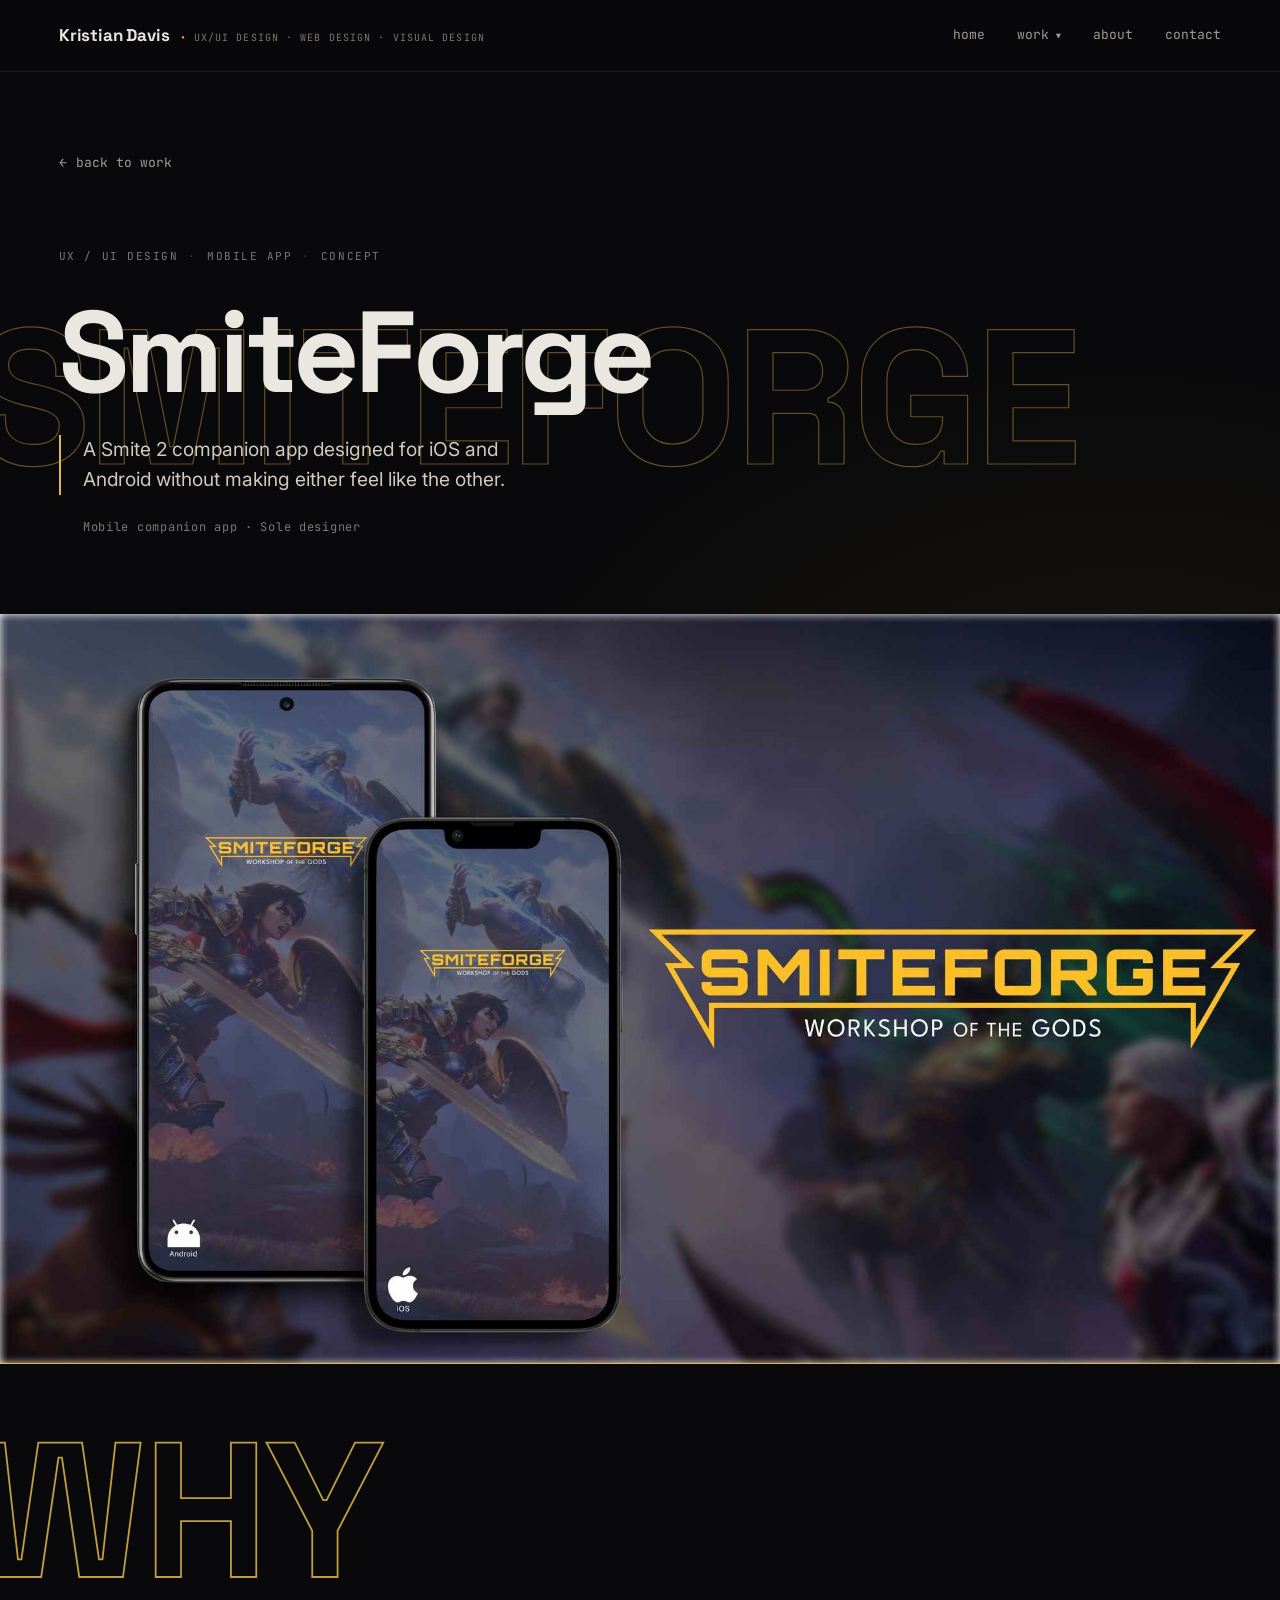
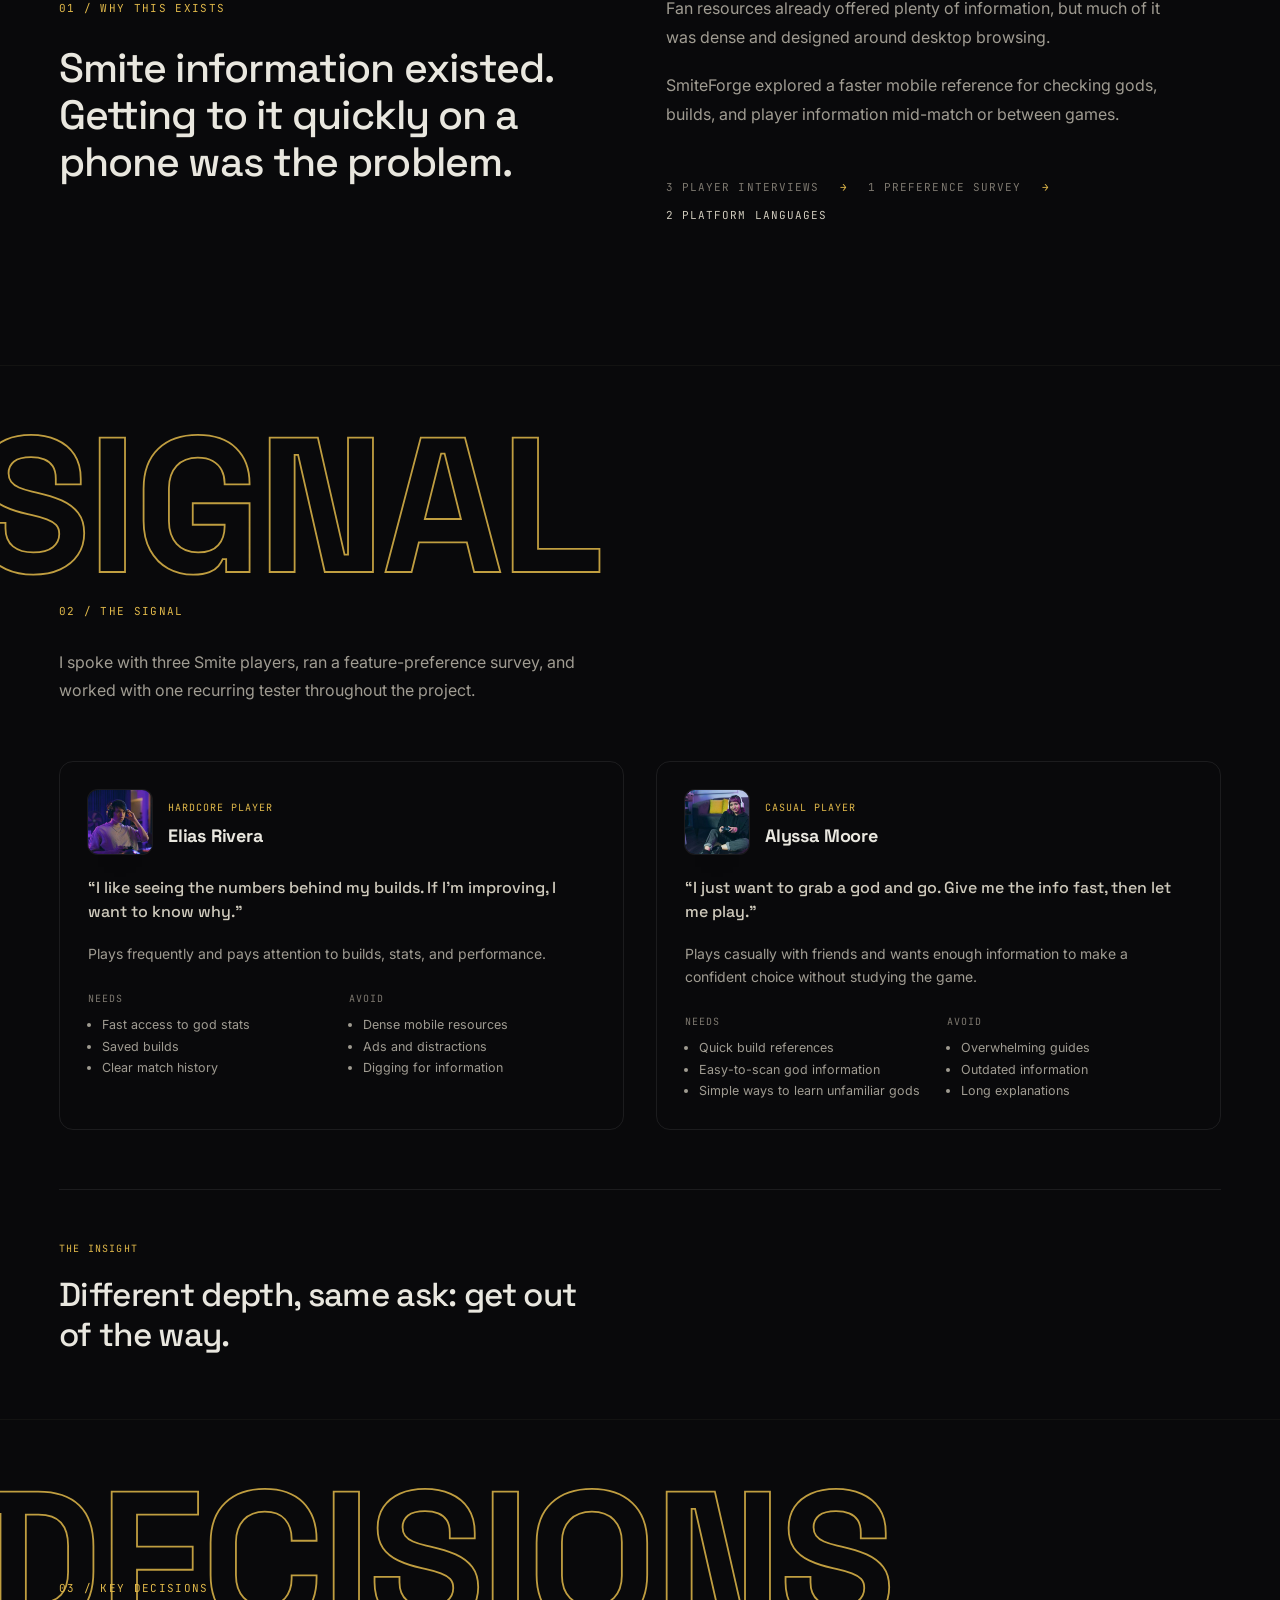
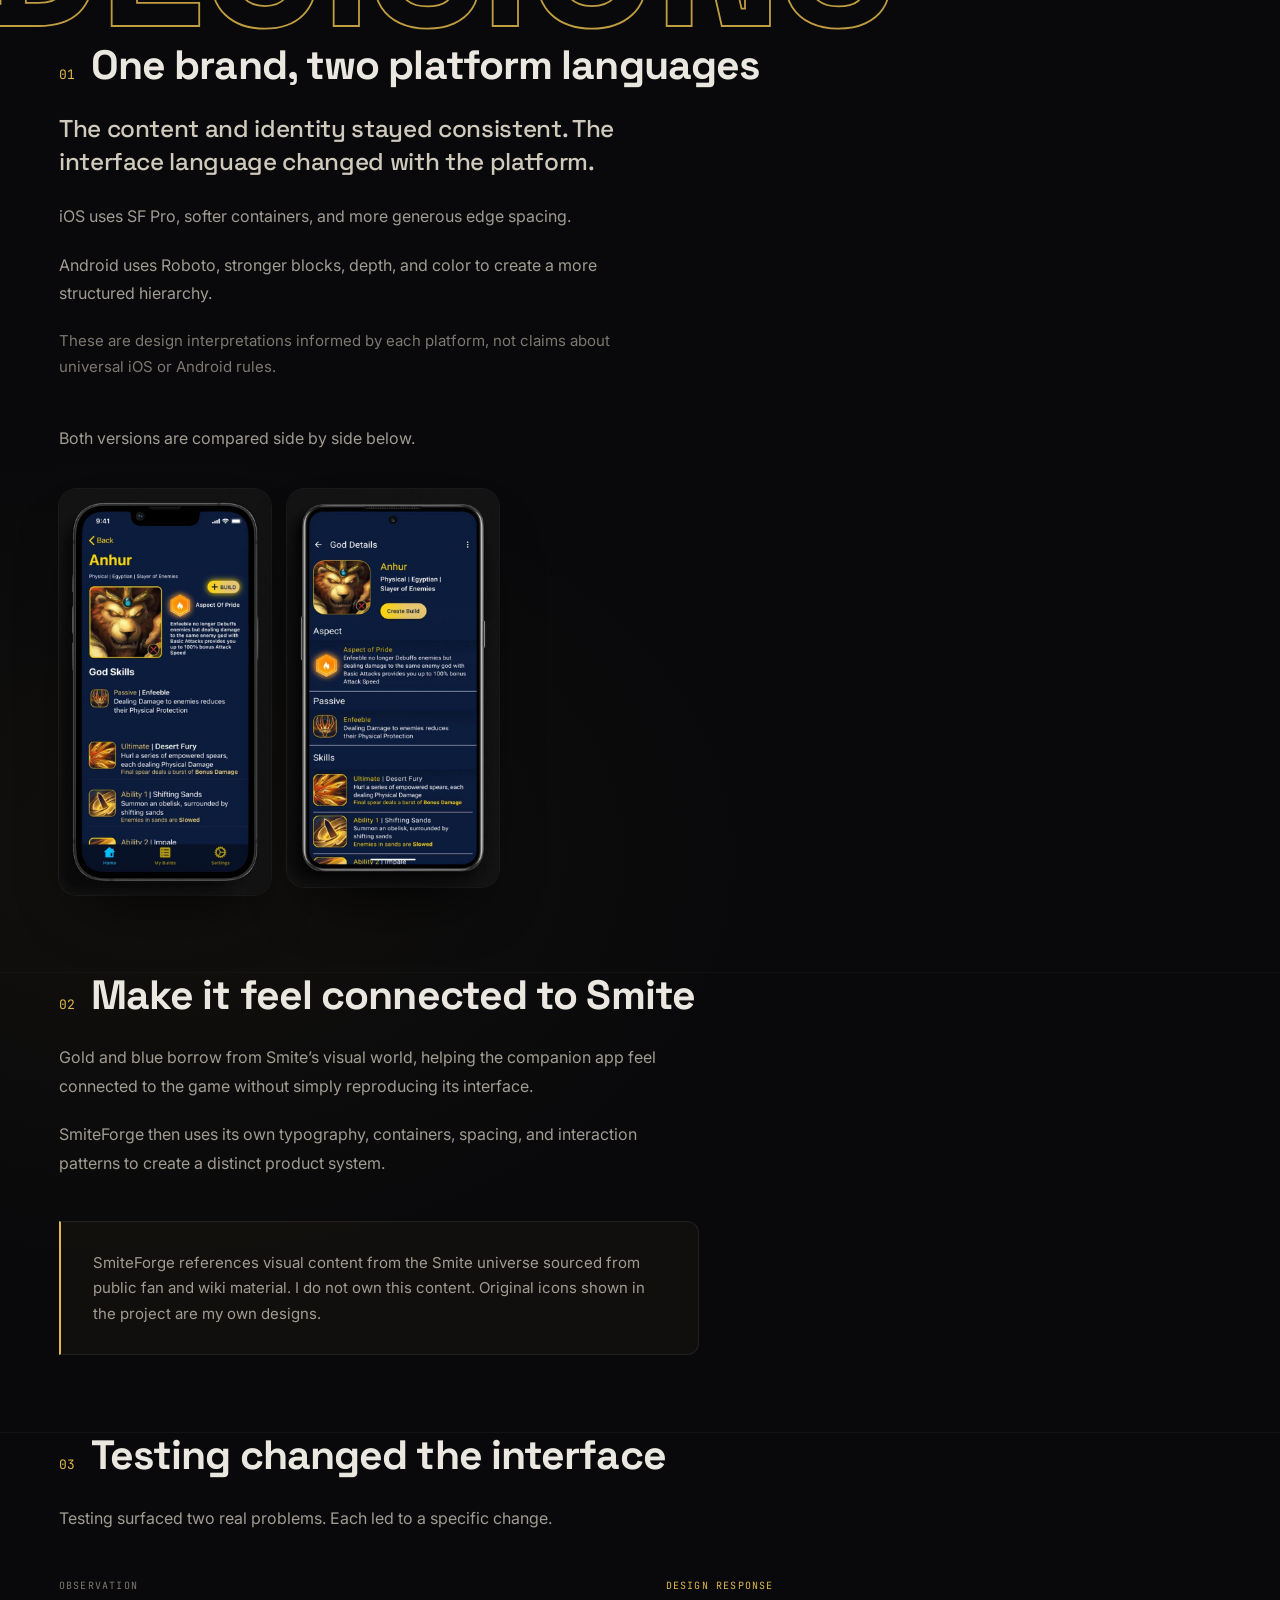
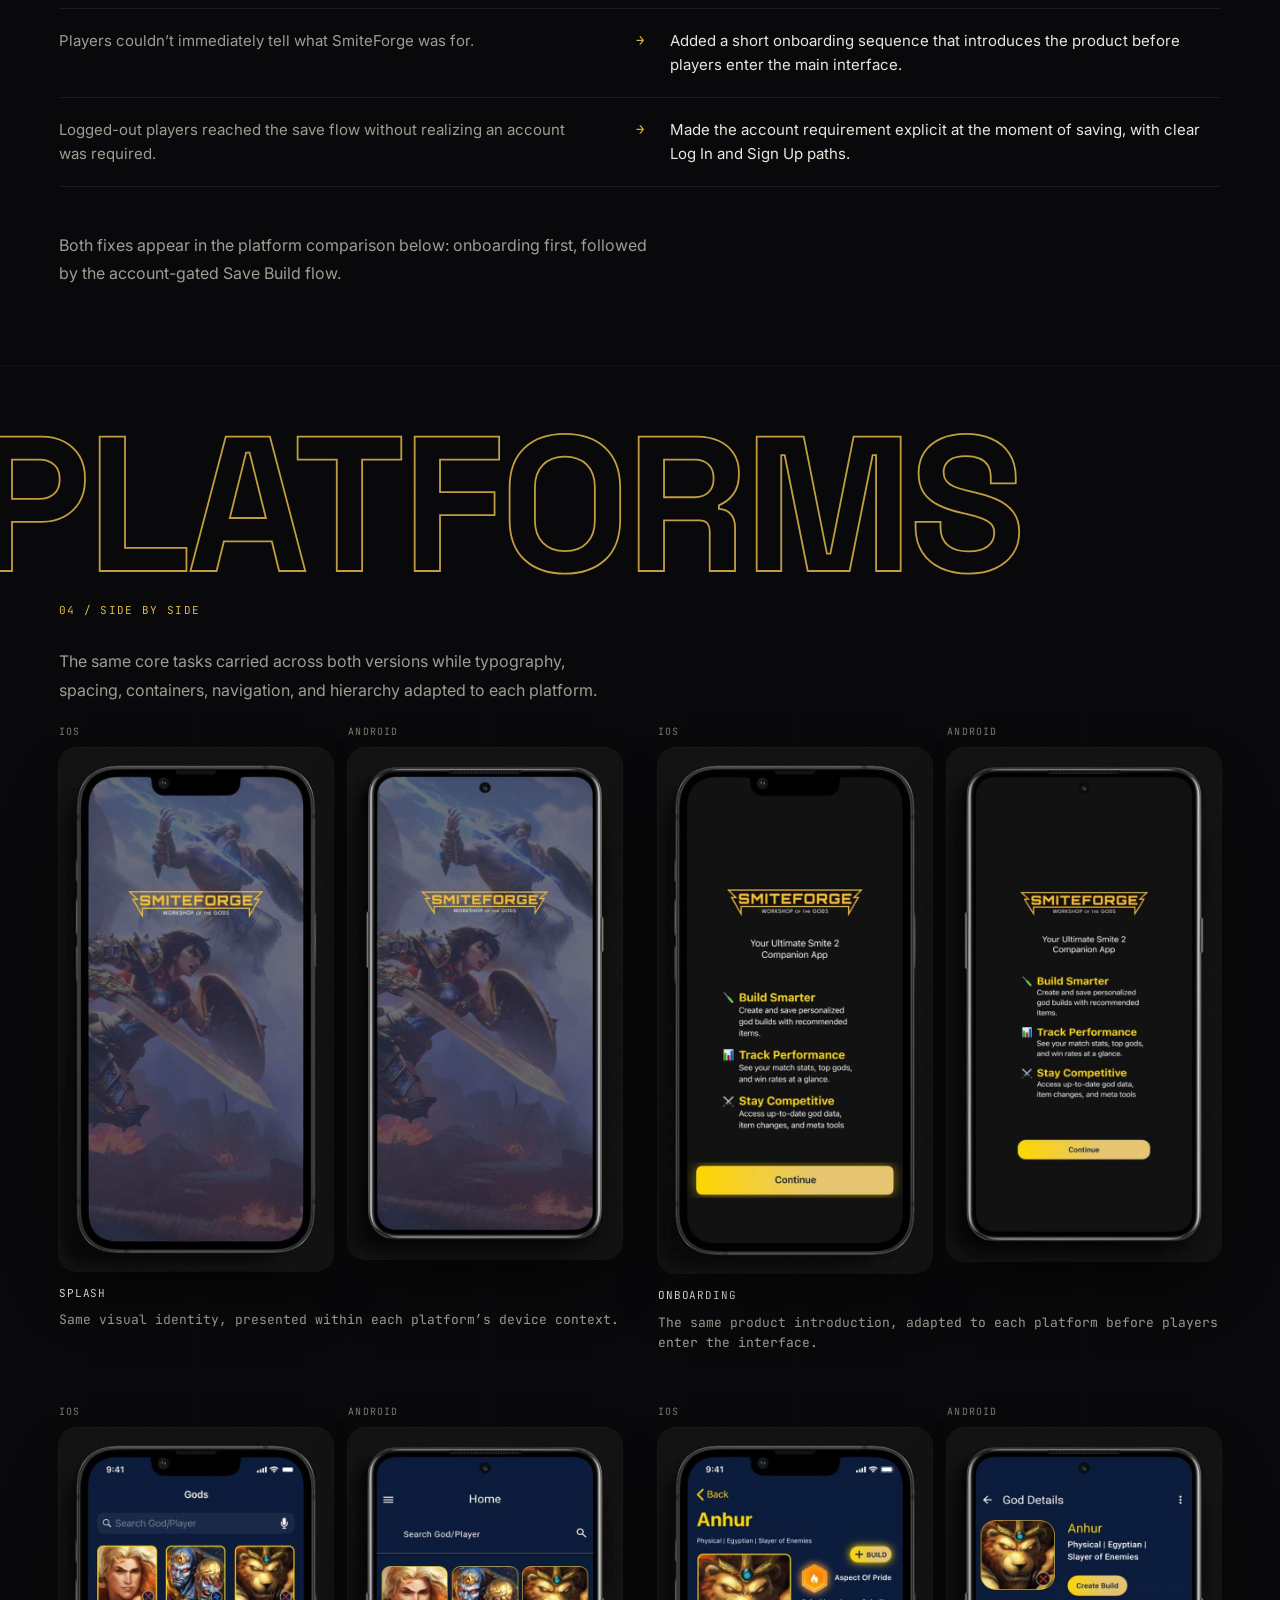
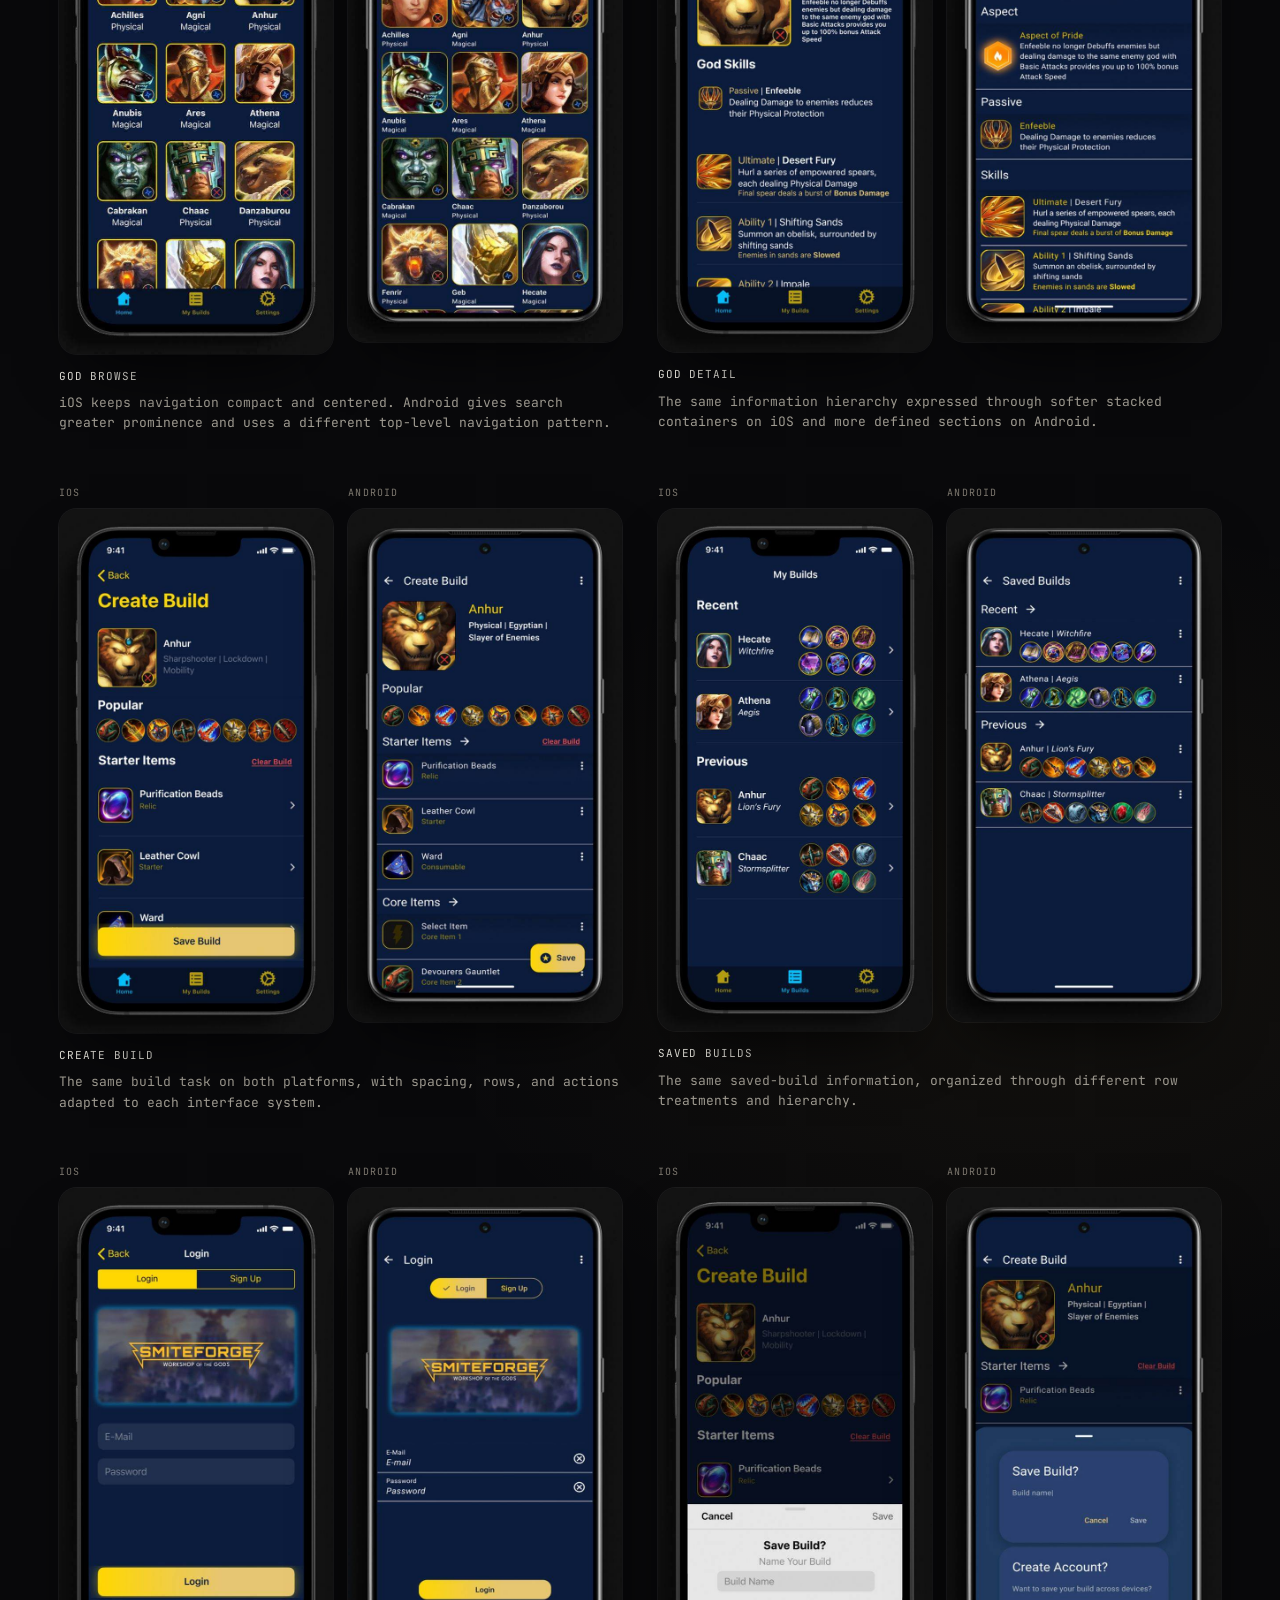
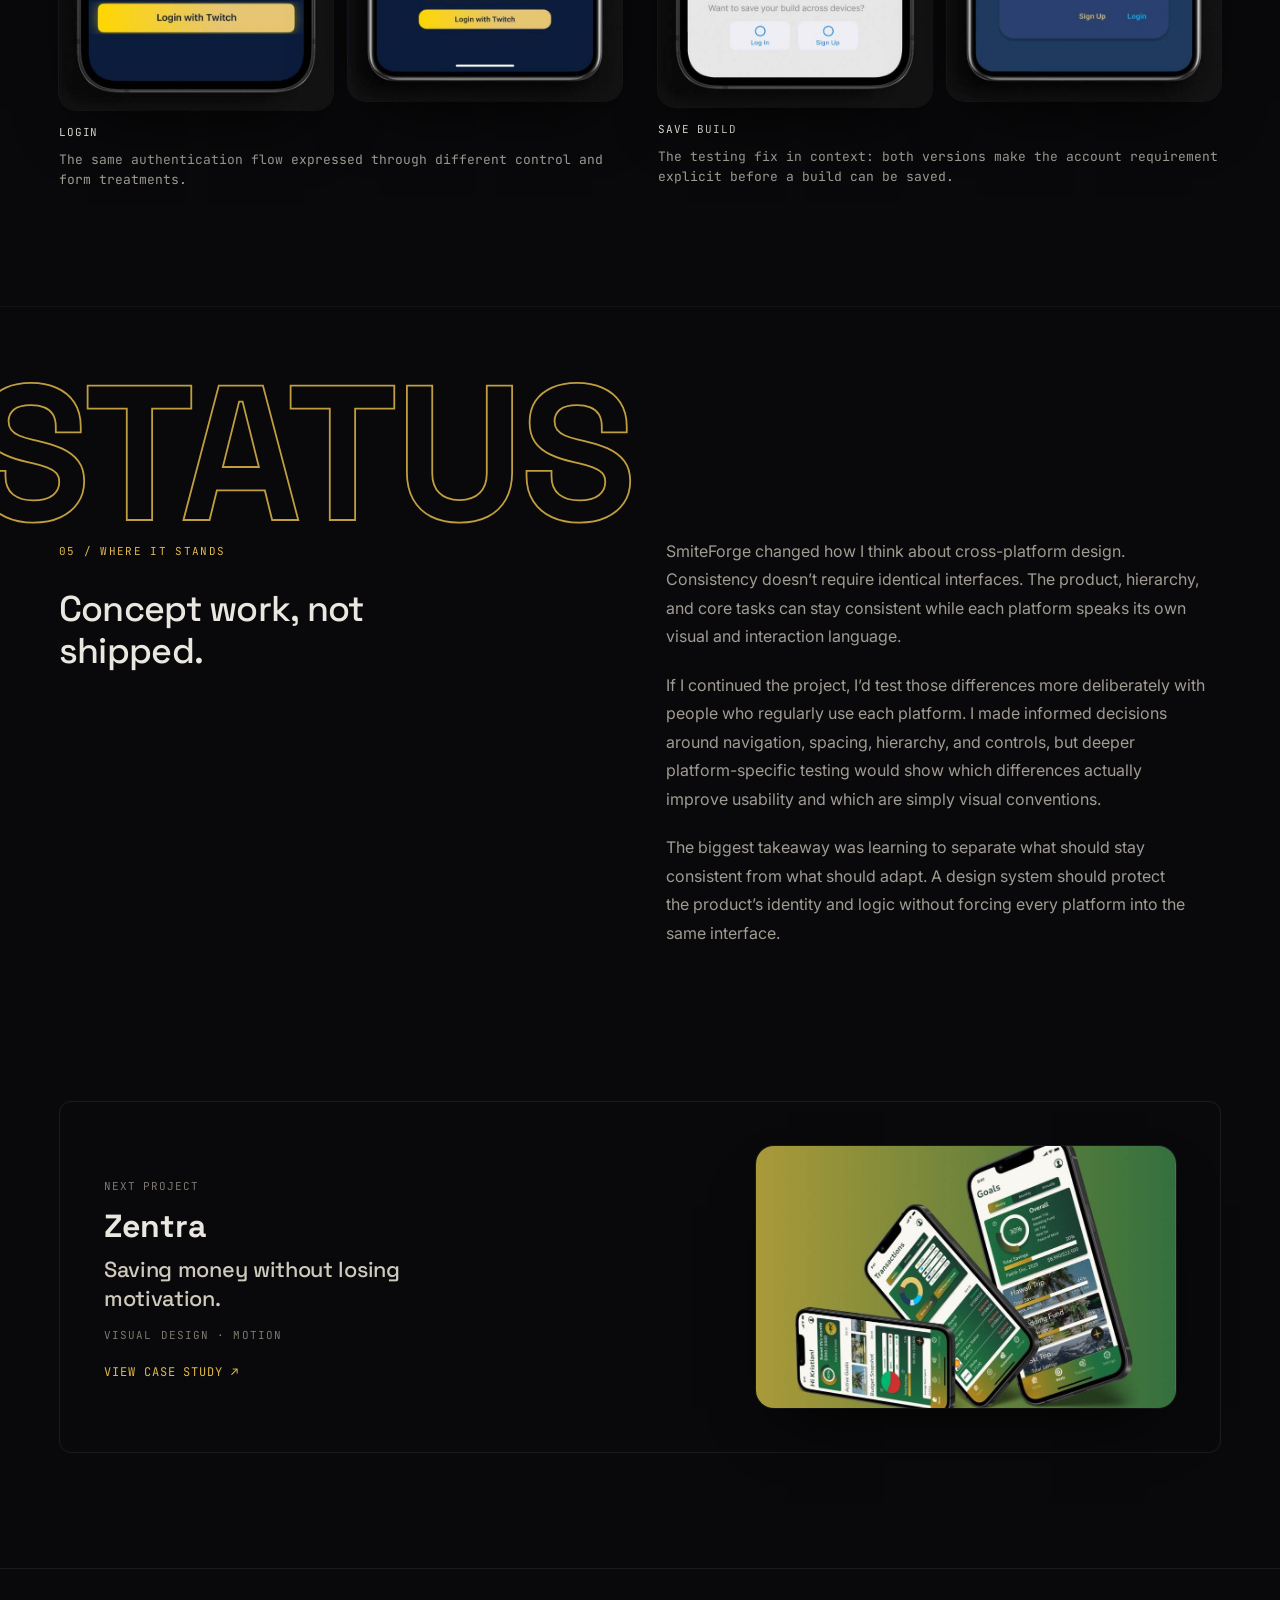
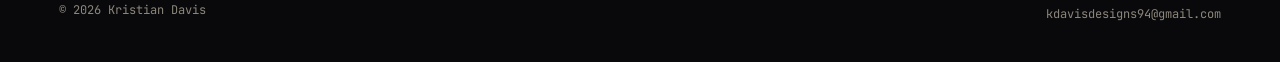
<file: case-studies/smiteforge.html>
<!DOCTYPE html>
<html lang="en">
<head>
<meta charset="UTF-8">
<meta name="viewport" content="width=device-width, initial-scale=1.0">
<title>SmiteForge — Kristian Davis</title>
<meta name="description" content="SmiteForge — a Smite 2 companion app concept for iOS and Android. Case study by Kristian Davis. UX/UI design, web design and visual design in Denver, Colorado.">
<link rel="preconnect" href="https://fonts.googleapis.com">
<link rel="preconnect" href="https://fonts.gstatic.com" crossorigin>
<link rel="stylesheet" href="https://fonts.googleapis.com/css2?family=JetBrains+Mono:wght@400;500&family=Space+Grotesk:wght@400;500;700&family=Inter:wght@400;500&display=swap">
<meta property="og:type" content="article">
<meta property="og:title" content="SmiteForge — Kristian Davis">
<meta property="og:description" content="SmiteForge — a Smite 2 companion app concept for iOS and Android. Case study by Kristian Davis. UX/UI design, web design and visual design in Denver, Colorado.">
<meta property="og:image" content="https://kristiandavis.com/img/previews/smiteforge-preview.jpg?v=5">
<meta property="og:url" content="https://kristiandavis.com/case-studies/smiteforge.html">
<meta name="twitter:card" content="summary_large_image">
<meta name="twitter:image" content="https://kristiandavis.com/img/previews/smiteforge-preview.jpg?v=5">
<link rel="canonical" href="https://kristiandavis.com/case-studies/smiteforge.html">
<link rel="icon" href="data:image/svg+xml,%3Csvg xmlns='http://www.w3.org/2000/svg' viewBox='0 0 32 32'%3E%3Crect width='32' height='32' fill='%2309090B'/%3E%3Cpath d='M16 5c4.2 4.6 7 8 7 11.4A7 7 0 0 1 9 16.4C9 13 11.8 9.6 16 5z' fill='%23e0b84a'/%3E%3C/svg%3E">
<meta name="omelette-owns-print" content="1">
<link rel="stylesheet" href="../css/case-study.css">
<style media="print">
  @page{ size:letter; margin:14mm; }
  html,body{ background:#050505 !important; -webkit-print-color-adjust:exact; print-color-adjust:exact; }
  nav, .c1{ display:none !important; }
  section, header, figure, .shot, dl > div{ break-inside:avoid; page-break-inside:avoid; }
  .ghost{ opacity:.5 !important; }
  main img{ max-height:200mm; object-fit:contain; }
</style>
<style>
  :root{ --accent:#e0b84a; --accent-rgb:224,184,74; }
  /* The two platform boards sit side by side so iOS and Android can be read against each
     other, which is the whole point of the comparison. They stack below 860px, where two
     columns of this density stop being legible. */
  /* Two screens inside one pair, so the same screen can be read across both platforms, and
     two pairs per row on desktop. Below 900px a pair keeps its two columns -- phones are the
     one thing that stays legible side by side on a narrow screen -- but only one pair per row. */
  .pairs{ display:grid; grid-template-columns:repeat(2,minmax(0,1fr)); gap:clamp(34px,4vw,60px) clamp(22px,2.8vw,40px); }
  .duo{ display:grid; grid-template-columns:repeat(2,minmax(0,1fr)); gap:clamp(10px,1.2vw,16px); align-items:start; }
  @media (max-width:900px){ .pairs{ grid-template-columns:minmax(0,1fr); max-width:560px; margin-inline:auto; } }
</style>
</head>
<body>
<div style="position:relative;min-height:100dvh;display:flex;flex-direction:column">

<a class="c1" href="#body" style="position:absolute;top:-100px;left:16px;z-index:100;padding:12px 20px;background:var(--bg-raise-2);border:1px solid var(--accent);border-radius:4px;font-family:'JetBrains Mono',monospace;font-size:13px">skip to content</a>

<nav aria-label="Primary" style="position:sticky;top:0;z-index:20;padding:clamp(14px,1.7vw,19px) 0;border-bottom:1px solid rgba(255,255,255,.08);background:rgba(9,9,11,.86);backdrop-filter:blur(12px)">
  <div class="wrap" style="display:flex;align-items:center;justify-content:space-between;gap:clamp(16px,3vw,40px)">
  <a class="c2" href="../index.html" aria-label="Kristian Davis, UX/UI Design, Web Design and Visual Design, home" style="display:inline-flex;align-items:baseline;gap:10px;min-width:0;transition:color .3s ease">
      <span class="nav-name" style="font-family:'Space Grotesk',sans-serif;font-weight:700;font-size:17px;letter-spacing:-.01em;color:#e9e7df;white-space:nowrap;transition:color .3s ease">Kristian Davis</span>
      <span class="nav-role" aria-hidden="true" style="font-family:'JetBrains Mono',monospace;font-size:10px;letter-spacing:.11em;text-transform:uppercase;color:#7d786f;white-space:nowrap"><span style="color:var(--accent)">•</span> UX/UI Design · Web Design · Visual Design</span>
    </a>
  <ul class="navlist" style="display:flex;gap:clamp(18px,3vw,32px);list-style:none;font-family:'JetBrains Mono',monospace;font-size:13px">
    <li><a class="c3" href="../index.html" style="color:#a09c92;transition:color .3s ease">home</a></li>
    <li style="position:relative">
    <details style="position:relative">
      <summary class="c4" style="display:inline-flex;align-items:center;gap:7px;color:#a09c92;cursor:pointer;transition:color .3s ease">work<span aria-hidden="true" style="font-size:8px;transform:translateY(1px)">▼</span></summary>
      <ul style="position:absolute;top:calc(100% + 16px);right:0;min-width:200px;display:flex;flex-direction:column;gap:2px;list-style:none;padding:8px;border:1px solid rgba(255,255,255,.08);border-radius:11px;background:var(--bg-raise-1);box-shadow:0 28px 60px -22px rgba(0,0,0,.95);transform-origin:top right">
        <li><a class="c13" href="amun.html" style="display:flex;align-items:center;gap:10px;padding:9px 12px;border-radius:7px;font-size:12px;color:#a09c92;background:transparent;transition:color .25s ease,background .25s ease"><span aria-hidden="true" style="flex-shrink:0;width:7px;height:7px;border-radius:50%;background:#6590be"></span>Amun</a></li>
        <li><a class="c5" href="nitefind.html" style="display:flex;align-items:center;gap:10px;padding:9px 12px;border-radius:7px;font-size:12px;color:#a09c92;background:transparent;transition:color .25s ease,background .25s ease"><span aria-hidden="true" style="flex-shrink:0;width:7px;height:7px;border-radius:50%;background:#a06bff"></span>Nitefind</a></li>
        <li><a class="c6" href="smiteforge.html" aria-current="page" style="display:flex;align-items:center;gap:10px;padding:9px 12px;border-radius:7px;font-size:12px;color:#e9e7df;background:rgba(255,255,255,.05);transition:color .25s ease,background .25s ease"><span aria-hidden="true" style="flex-shrink:0;width:7px;height:7px;border-radius:50%;background:#e0b84a"></span>SmiteForge</a></li>
        <li><a class="c7" href="zentra.html" style="display:flex;align-items:center;gap:10px;padding:9px 12px;border-radius:7px;font-size:12px;color:#a09c92;background:transparent;transition:color .25s ease,background .25s ease"><span aria-hidden="true" style="flex-shrink:0;width:7px;height:7px;border-radius:50%;background:#4fbf82"></span>Zentra</a></li>
        
        <li style="margin-top:4px;padding-top:6px;border-top:1px solid rgba(255,255,255,.08)"><a class="c9" href="../index.html#work" style="display:block;padding:9px 12px;border-radius:7px;font-size:12px;color:#8c877d;transition:color .25s ease">all work →</a></li>
      </ul>
    </details>
  </li>
    <li><a class="c10" href="../index.html#about" style="color:#a09c92;transition:color .3s ease">about</a></li>
    <li><a class="c11" href="../index.html#contact" style="color:#a09c92;transition:color .3s ease">contact</a></li>
  </ul>

  <details class="mnav" style="position:relative">
    <summary aria-label="Menu" style="display:flex;flex-direction:column;align-items:flex-end;justify-content:center;gap:5px;width:44px;height:44px;cursor:pointer;list-style:none"><span aria-hidden="true" style="display:block;width:22px;height:1.5px;background:#e9e7df"></span><span aria-hidden="true" style="display:block;width:22px;height:1.5px;background:#e9e7df"></span><span aria-hidden="true" style="display:block;width:22px;height:1.5px;background:#e9e7df"></span></summary>
    <ul style="position:absolute;top:calc(100% + 14px);right:0;min-width:236px;display:flex;flex-direction:column;gap:2px;list-style:none;padding:8px;border:1px solid rgba(255,255,255,.08);border-radius:11px;background:var(--bg-raise-1);box-shadow:0 28px 60px -22px rgba(0,0,0,.95);font-family:'JetBrains Mono',monospace;font-size:13px">
      <li><a href="../index.html" style="display:block;padding:11px 12px;border-radius:7px;color:#a09c92">home</a></li>
      <li>
        <details>
          <summary style="display:flex;align-items:center;justify-content:space-between;gap:8px;padding:11px 12px;border-radius:7px;color:#a09c92;cursor:pointer;list-style:none">work<span aria-hidden="true" style="font-size:8px">▼</span></summary>
          <ul style="display:flex;flex-direction:column;gap:2px;list-style:none;margin:2px 0 6px;padding:0 0 0 12px;border-left:1px solid rgba(255,255,255,.08)">
            <li><a href="amun.html" style="display:flex;align-items:center;gap:10px;padding:9px 12px;border-radius:7px;font-size:12px;color:#a09c92"><span aria-hidden="true" style="flex-shrink:0;width:7px;height:7px;border-radius:50%;background:#6590be"></span>Amun</a></li>
            <li><a href="nitefind.html" style="display:flex;align-items:center;gap:10px;padding:9px 12px;border-radius:7px;font-size:12px;color:#a09c92"><span aria-hidden="true" style="flex-shrink:0;width:7px;height:7px;border-radius:50%;background:#a06bff"></span>Nitefind</a></li>
            <li><a href="smiteforge.html" aria-current="page" style="display:flex;align-items:center;gap:10px;padding:9px 12px;border-radius:7px;font-size:12px;color:#e9e7df;background:rgba(255,255,255,.05)"><span aria-hidden="true" style="flex-shrink:0;width:7px;height:7px;border-radius:50%;background:#e0b84a"></span>SmiteForge</a></li>
            <li><a href="zentra.html" style="display:flex;align-items:center;gap:10px;padding:9px 12px;border-radius:7px;font-size:12px;color:#a09c92"><span aria-hidden="true" style="flex-shrink:0;width:7px;height:7px;border-radius:50%;background:#4fbf82"></span>Zentra</a></li>
            
            <li><a href="../index.html#work" style="display:block;padding:9px 12px;border-radius:7px;font-size:12px;color:#8c877d">all work →</a></li>
          </ul>
        </details>
      </li>
      <li><a href="../index.html#about" style="display:block;padding:11px 12px;border-radius:7px;color:#a09c92">about</a></li>
      <li><a href="../index.html#contact" style="display:block;padding:11px 12px;border-radius:7px;color:#a09c92">contact</a></li>
    </ul>
  </details>
  </div>
</nav>

<main id="body" style="flex:1">

  <!-- ============ HERO ============ -->
  <header style="position:relative;padding:clamp(40px,6vw,80px) 0 0;overflow:hidden">
    <div aria-hidden="true" class="ghost quiet" style="top:clamp(150px,18vw,244px)">SMITEFORGE</div>

    <div class="wrap" style="position:relative;z-index:1">
      <a class="c12" href="../index.html#work" style="display:inline-flex;align-items:center;gap:9px;font-family:'JetBrains Mono',monospace;font-size:13px;color:#a09c92;transition:color .3s ease,gap .35s cubic-bezier(.19,1,.22,1)"><span aria-hidden="true">←</span> back to work</a>

      <div style="display:flex;flex-wrap:wrap;align-items:center;gap:10px;margin-top:clamp(40px,6vw,72px);font-family:'JetBrains Mono',monospace;font-size:11px;letter-spacing:.14em;color:#7d786f">
        <span>UX / UI DESIGN</span>
        <span aria-hidden="true" style="color:#393834">·</span>
        <span>MOBILE APP</span>
        <span aria-hidden="true" style="color:#393834">·</span>
        <span>CONCEPT</span>
      </div>

      <h1 style="margin-top:clamp(20px,2.4vw,32px);font-family:'Space Grotesk',sans-serif;font-weight:700;font-size:clamp(52px,9vw,132px);line-height:.98;letter-spacing:-.035em">SmiteForge</h1>

      <p style="margin-top:clamp(18px,2vw,26px);padding-left:22px;border-left:2px solid var(--accent);max-width:38ch;font-size:clamp(17px,1.5vw,22px);line-height:1.55;color:#cfcabc;text-wrap:pretty">A Smite 2 companion app designed for iOS and Android without making either feel like the other.</p>
      <p style="margin-top:clamp(16px,1.8vw,24px);padding-left:24px;font-family:'JetBrains Mono',monospace;font-size:12px;letter-spacing:.06em;color:#7d786f">Mobile companion app · Sole designer</p>
    </div>

    <div style="margin-top:clamp(44px,6vw,88px)">
      <img src="../img/smiteforge/hero-device.jpg?v=2" alt="The SmiteForge splash screen shown on an Android phone and an iOS phone, over blurred Smite key art" width="2000" height="1172" style="display:block;width:100%;height:auto" fetchpriority="high" decoding="async">
    </div>
  </header>

  <!-- ============ WHY THIS EXISTS ============ -->
  <section aria-label="Why this exists" style="position:relative;padding:clamp(84px,11vw,164px) 0;border-bottom:1px solid #131312;overflow:hidden">
    <div aria-hidden="true" class="ghost" style="top:clamp(30px,4vw,60px)">WHY</div>
    <div class="wrap" style="position:relative;z-index:1;padding-top:clamp(46px,7vw,110px);display:grid;gap:clamp(28px,4vw,64px);grid-template-columns:repeat(auto-fit,minmax(min(100%,340px),1fr));align-items:start">
      <div>
        <span style="font-family:'JetBrains Mono',monospace;font-size:11px;letter-spacing:.12em;text-transform:uppercase;color:var(--accent)">01 / why this exists</span>
        <p style="margin-top:clamp(18px,2vw,26px);font-family:'Space Grotesk',sans-serif;font-weight:500;font-size:clamp(26px,3.2vw,44px);line-height:1.14;letter-spacing:-.022em;max-width:20ch;text-wrap:pretty">Smite information existed. Getting to it quickly on a phone was the problem.</p>
      </div>
      <div>
        <p style="font-size:16px;line-height:1.78;color:#a09c92;text-wrap:pretty;max-width:52ch">Fan resources already offered plenty of information, but much of it was dense and designed around desktop browsing.</p>
        <p style="margin-top:clamp(14px,1.6vw,20px);font-size:16px;line-height:1.78;color:#a09c92;text-wrap:pretty;max-width:52ch">SmiteForge explored a faster mobile reference for checking gods, builds, and player information mid-match or between games.</p>
        <div style="display:flex;flex-wrap:wrap;align-items:center;gap:10px clamp(12px,1.6vw,20px);margin-top:clamp(32px,4vw,52px);font-family:'JetBrains Mono',monospace;font-size:11px;letter-spacing:.1em;text-transform:uppercase;color:#7d786f">
          <span style="white-space:nowrap">3 player interviews</span><span aria-hidden="true" style="color:var(--accent)">→</span>
          <span style="white-space:nowrap">1 preference survey</span><span aria-hidden="true" style="color:var(--accent)">→</span>
          <span style="white-space:nowrap;color:#cfcabc">2 platform languages</span>
        </div>
      </div>
    </div>
  </section>

  <!-- ============ THE SIGNAL ============ -->
  <section aria-label="The signal" style="position:relative;padding:clamp(84px,11vw,164px) 0 clamp(40px,5vw,72px);border-bottom:1px solid #131312;overflow:hidden">
    <div aria-hidden="true" class="ghost" style="top:clamp(28px,3.4vw,54px)">SIGNAL</div>
    <div class="wrap" style="position:relative;z-index:1;padding-top:clamp(46px,7vw,110px)">
      <span style="font-family:'JetBrains Mono',monospace;font-size:11px;letter-spacing:.12em;text-transform:uppercase;color:var(--accent)">02 / the signal</span>
      <p style="margin-top:clamp(18px,2vw,26px);max-width:56ch;font-size:16px;line-height:1.78;color:#a09c92;text-wrap:pretty">I spoke with three Smite players, ran a feature-preference survey, and worked with one recurring tester throughout the project.</p>

      <div style="margin-top:clamp(36px,4.4vw,60px);display:grid;gap:clamp(20px,2.6vw,32px);grid-template-columns:repeat(auto-fit,minmax(min(100%,420px),1fr))">

        <div style="border:1px solid rgba(255,255,255,.08);border-radius:14px;padding:clamp(20px,2.4vw,28px)">
          <div style="display:flex;align-items:center;gap:16px">
            <div class="shot" style="flex-shrink:0;width:64px;height:64px;border-radius:10px"><img src="../img/smiteforge/persona-elias-simple.jpg" alt="Elias Rivera" width="240" height="240" loading="lazy" style="display:block;width:100%;height:100%;object-fit:cover" decoding="async"></div>
            <div>
              <span style="font-family:'JetBrains Mono',monospace;font-size:10px;letter-spacing:.1em;text-transform:uppercase;color:var(--accent)">hardcore player</span>
              <div style="margin-top:3px;font-family:'Space Grotesk',sans-serif;font-weight:700;font-size:18px;letter-spacing:-.01em">Elias Rivera</div>
            </div>
          </div>
          <p style="margin-top:clamp(16px,1.8vw,22px);font-family:'Space Grotesk',sans-serif;font-weight:500;font-size:16px;line-height:1.5;color:#cfcabc;text-wrap:pretty">&ldquo;I like seeing the numbers behind my builds. If I&rsquo;m improving, I want to know why.&rdquo;</p>
          <p style="margin-top:clamp(14px,1.6vw,18px);font-size:14px;line-height:1.65;color:#a09c92;text-wrap:pretty">Plays frequently and pays attention to builds, stats, and performance.</p>
          <div style="margin-top:clamp(16px,1.8vw,22px);display:grid;gap:16px;grid-template-columns:1fr 1fr;font-size:12.5px;line-height:1.7">
            <div>
              <span style="font-family:'JetBrains Mono',monospace;font-size:10px;letter-spacing:.1em;text-transform:uppercase;color:#7d786f">needs</span>
              <ul style="margin-top:6px;padding-left:14px;color:#a09c92">
                <li>Fast access to god stats</li>
                <li>Saved builds</li>
                <li>Clear match history</li>
              </ul>
            </div>
            <div>
              <span style="font-family:'JetBrains Mono',monospace;font-size:10px;letter-spacing:.1em;text-transform:uppercase;color:#7d786f">avoid</span>
              <ul style="margin-top:6px;padding-left:14px;color:#a09c92">
                <li>Dense mobile resources</li>
                <li>Ads and distractions</li>
                <li>Digging for information</li>
              </ul>
            </div>
          </div>
        </div>

        <div style="border:1px solid rgba(255,255,255,.08);border-radius:14px;padding:clamp(20px,2.4vw,28px)">
          <div style="display:flex;align-items:center;gap:16px">
            <div class="shot" style="flex-shrink:0;width:64px;height:64px;border-radius:10px"><img src="../img/smiteforge/persona-alyssa-simple.jpg" alt="Alyssa Moore" width="240" height="240" loading="lazy" style="display:block;width:100%;height:100%;object-fit:cover" decoding="async"></div>
            <div>
              <span style="font-family:'JetBrains Mono',monospace;font-size:10px;letter-spacing:.1em;text-transform:uppercase;color:var(--accent)">casual player</span>
              <div style="margin-top:3px;font-family:'Space Grotesk',sans-serif;font-weight:700;font-size:18px;letter-spacing:-.01em">Alyssa Moore</div>
            </div>
          </div>
          <p style="margin-top:clamp(16px,1.8vw,22px);font-family:'Space Grotesk',sans-serif;font-weight:500;font-size:16px;line-height:1.5;color:#cfcabc;text-wrap:pretty">&ldquo;I just want to grab a god and go. Give me the info fast, then let me play.&rdquo;</p>
          <p style="margin-top:clamp(14px,1.6vw,18px);font-size:14px;line-height:1.65;color:#a09c92;text-wrap:pretty">Plays casually with friends and wants enough information to make a confident choice without studying the game.</p>
          <div style="margin-top:clamp(16px,1.8vw,22px);display:grid;gap:16px;grid-template-columns:1fr 1fr;font-size:12.5px;line-height:1.7">
            <div>
              <span style="font-family:'JetBrains Mono',monospace;font-size:10px;letter-spacing:.1em;text-transform:uppercase;color:#7d786f">needs</span>
              <ul style="margin-top:6px;padding-left:14px;color:#a09c92">
                <li>Quick build references</li>
                <li>Easy-to-scan god information</li>
                <li>Simple ways to learn unfamiliar gods</li>
              </ul>
            </div>
            <div>
              <span style="font-family:'JetBrains Mono',monospace;font-size:10px;letter-spacing:.1em;text-transform:uppercase;color:#7d786f">avoid</span>
              <ul style="margin-top:6px;padding-left:14px;color:#a09c92">
                <li>Overwhelming guides</li>
                <li>Outdated information</li>
                <li>Long explanations</li>
              </ul>
            </div>
          </div>
        </div>

      </div>

      <div style="margin-top:clamp(36px,4.6vw,64px);padding-top:clamp(28px,3.4vw,44px);border-top:1px solid rgba(255,255,255,.08)">
        <span style="font-family:'JetBrains Mono',monospace;font-size:10px;letter-spacing:.12em;text-transform:uppercase;color:var(--accent)">the insight</span>
        <p style="margin-top:16px;font-family:'Space Grotesk',sans-serif;font-weight:500;font-size:clamp(22px,2.6vw,36px);line-height:1.2;letter-spacing:-.02em;max-width:26ch;text-wrap:pretty">Different depth, same ask: get out of the way.</p>
      </div>
    </div>
  </section>

  <!-- ============ KEY DECISIONS ============ -->
  <section aria-label="Key decisions" style="position:relative;padding:clamp(40px,5vw,72px) 0 clamp(28px,3.4vw,44px);overflow:hidden">
    <div aria-hidden="true" class="ghost" style="top:clamp(28px,3.4vw,54px)">DECISIONS</div>
    <div class="wrap" style="position:relative;z-index:1;padding-top:clamp(48px,7vw,120px)">
      <span style="font-family:'JetBrains Mono',monospace;font-size:11px;letter-spacing:.12em;text-transform:uppercase;color:var(--accent)">03 / key decisions</span>
    </div>
  </section>

  <!-- 1. One brand, two platform languages -->
  <section aria-label="One brand, two platform languages" style="padding:0 0 clamp(48px,6vw,80px);border-bottom:1px solid #131312">
    <div class="wrap">
      <div style="display:flex;align-items:baseline;gap:16px">
        <span style="font-family:'JetBrains Mono',monospace;font-size:13px;color:var(--accent)">01</span>
        <h2 style="font-family:'Space Grotesk',sans-serif;font-weight:700;font-size:clamp(26px,3.2vw,42px);line-height:1.1;letter-spacing:-.022em">One brand, two platform languages</h2>
      </div>
      <p style="margin-top:clamp(18px,2vw,26px);max-width:38ch;font-family:'Space Grotesk',sans-serif;font-weight:500;font-size:clamp(19px,1.9vw,26px);line-height:1.35;letter-spacing:-.014em;color:#cfcabc;text-wrap:pretty">The content and identity stayed consistent. The interface language changed with the platform.</p>
      <p style="margin-top:clamp(16px,1.8vw,24px);max-width:64ch;font-size:16px;line-height:1.78;color:#a09c92;text-wrap:pretty">iOS uses SF Pro, softer containers, and more generous edge spacing.</p>
      <p style="margin-top:clamp(14px,1.6vw,20px);font-size:16px;line-height:1.78;color:#a09c92;text-wrap:pretty;max-width:64ch">Android uses Roboto, stronger blocks, depth, and color to create a more structured hierarchy.</p>
      <p style="margin-top:clamp(14px,1.6vw,20px);font-size:16px;line-height:1.78;color:#a09c92;text-wrap:pretty;max-width:64ch;color:#7d786f;font-size:15px">These are design interpretations informed by each platform, not claims about universal iOS or Android rules.</p>

      <p style="margin-top:clamp(28px,3.4vw,44px);max-width:64ch;font-size:16px;line-height:1.78;color:#a09c92;text-wrap:pretty">Both versions are compared side by side below.</p>

      <div class="duo" style="margin-top:clamp(24px,3vw,36px);max-width:440px">
        <div class="shot"><img src="../img/smiteforge/screens/ios-god-detail.jpg?v=2" alt="God detail on iOS" width="620" height="1186" loading="lazy" decoding="async"></div>
        <div class="shot"><img src="../img/smiteforge/screens/and-god-detail.jpg?v=2" alt="God detail on Android" width="620" height="1162" loading="lazy" decoding="async"></div>
      </div>
        </div>
  </section>

  <!-- 2. Make it feel connected to Smite -->
  <section aria-label="Make it feel connected to Smite" style="padding:0 0 clamp(48px,6vw,80px);border-bottom:1px solid #131312">
    <div class="wrap">
      <div style="display:flex;align-items:baseline;gap:16px">
        <span style="font-family:'JetBrains Mono',monospace;font-size:13px;color:var(--accent)">02</span>
        <h2 style="font-family:'Space Grotesk',sans-serif;font-weight:700;font-size:clamp(26px,3.2vw,42px);line-height:1.1;letter-spacing:-.022em">Make it feel connected to Smite</h2>
      </div>
      <p style="margin-top:clamp(18px,2vw,26px);max-width:64ch;font-size:16px;line-height:1.78;color:#a09c92;text-wrap:pretty">Gold and blue borrow from Smite&rsquo;s visual world, helping the companion app feel connected to the game without simply reproducing its interface.</p>
      <p style="margin-top:clamp(14px,1.6vw,20px);font-size:16px;line-height:1.78;color:#a09c92;text-wrap:pretty;max-width:64ch">SmiteForge then uses its own typography, containers, spacing, and interaction patterns to create a distinct product system.</p>

      <!-- Attribution sits with the decision it applies to, not in the footer. -->
      <blockquote style="margin:clamp(28px,3.4vw,44px) 0 0;padding:clamp(20px,2.4vw,28px) clamp(22px,2.6vw,32px);border:1px solid rgba(255,255,255,.08);border-left:2px solid var(--accent);border-radius:0 12px 12px 0;background:rgba(var(--accent-rgb),.04);max-width:64ch">
        <p style="font-size:15px;line-height:1.7;color:#a09c92;text-wrap:pretty">SmiteForge references visual content from the Smite universe sourced from public fan and wiki material. I do not own this content. Original icons shown in the project are my own designs.</p>
      </blockquote>
    </div>
  </section>

  <!-- 3. Testing changed the interface -->
  <section aria-label="Testing changed the interface" style="padding:0 0 clamp(48px,6vw,80px);border-bottom:1px solid #131312">
    <div class="wrap">
      <div style="display:flex;align-items:baseline;gap:16px">
        <span style="font-family:'JetBrains Mono',monospace;font-size:13px;color:var(--accent)">03</span>
        <h2 style="font-family:'Space Grotesk',sans-serif;font-weight:700;font-size:clamp(26px,3.2vw,42px);line-height:1.1;letter-spacing:-.022em">Testing changed the interface</h2>
      </div>
      <p style="margin-top:clamp(18px,2vw,26px);max-width:52ch;font-size:16px;line-height:1.78;color:#a09c92;text-wrap:pretty">Testing surfaced two real problems. Each led to a specific change.</p>

      <div style="display:grid;gap:8px clamp(16px,2vw,28px);grid-template-columns:minmax(0,1fr) auto minmax(0,1fr);margin-top:clamp(30px,3.6vw,48px);font-family:'JetBrains Mono',monospace;font-size:10px;letter-spacing:.12em;text-transform:uppercase;color:#7d786f">
        <span>observation</span><span aria-hidden="true"></span><span style="color:var(--accent)">design response</span>
      </div>
      <dl style="margin:14px 0 0;display:flex;flex-direction:column;gap:0">
          <div style="display:grid;gap:8px clamp(16px,2vw,28px);grid-template-columns:minmax(0,1fr) auto minmax(0,1fr);align-items:start;padding:20px 0;border-top:1px solid rgba(255,255,255,.08)">
            <dt style="font-size:15px;line-height:1.6;color:#a09c92;text-wrap:pretty">Players couldn&rsquo;t immediately tell what SmiteForge was for.</dt>
            <span aria-hidden="true" style="font-family:'JetBrains Mono',monospace;font-size:14px;color:var(--accent)">→</span>
            <dd style="margin:0;font-size:15px;line-height:1.6;color:#e9e7df;text-wrap:pretty">Added a short onboarding sequence that introduces the product before players enter the main interface.</dd>
          </div>
          <div style="display:grid;gap:8px clamp(16px,2vw,28px);grid-template-columns:minmax(0,1fr) auto minmax(0,1fr);align-items:start;padding:20px 0;border-top:1px solid rgba(255,255,255,.08);border-bottom:1px solid rgba(255,255,255,.08)">
            <dt style="font-size:15px;line-height:1.6;color:#a09c92;text-wrap:pretty">Logged-out players reached the save flow without realizing an account was required.</dt>
            <span aria-hidden="true" style="font-family:'JetBrains Mono',monospace;font-size:14px;color:var(--accent)">→</span>
            <dd style="margin:0;font-size:15px;line-height:1.6;color:#e9e7df;text-wrap:pretty">Made the account requirement explicit at the moment of saving, with clear Log In and Sign Up paths.</dd>
          </div>
      </dl>
      <p style="margin-top:clamp(28px,3.4vw,44px);max-width:60ch;font-size:16px;line-height:1.78;color:#a09c92;text-wrap:pretty">Both fixes appear in the platform comparison below: onboarding first, followed by the account-gated Save Build flow.</p>
    </div>
  </section>

  <!-- ============ SIDE BY SIDE ============ -->
  <section aria-label="Side by side" style="position:relative;padding:clamp(84px,11vw,164px) 0 clamp(72px,9vw,128px);border-bottom:1px solid #131312;overflow:hidden">
    <div aria-hidden="true" class="ghost" style="top:clamp(28px,3.4vw,54px)">PLATFORMS</div>
    <div class="wrap" style="position:relative;z-index:1;padding-top:clamp(48px,7vw,120px)">
      <span style="font-family:'JetBrains Mono',monospace;font-size:11px;letter-spacing:.12em;text-transform:uppercase;color:var(--accent)">04 / side by side</span>
      <p style="margin-top:clamp(18px,2vw,26px);max-width:56ch;font-size:16px;line-height:1.78;color:#a09c92;text-wrap:pretty">The same core tasks carried across both versions while typography, spacing, containers, navigation, and hierarchy adapted to each platform.</p>

      <div class="pairs" style="margin-top:clamp(14px,1.6vw,20px)">
        <figure style="margin:0">
          <span style="display:grid;grid-template-columns:repeat(2,minmax(0,1fr));gap:clamp(10px,1.2vw,16px);margin-bottom:8px;font-family:'JetBrains Mono',monospace;font-size:10px;letter-spacing:.12em;text-transform:uppercase;color:#7d786f"><span>iOS</span><span>Android</span></span>
          <div class="duo">
            <div class="shot"><img src="../img/smiteforge/screens/ios-splash.jpg?v=2" alt="Splash on iOS" width="620" height="1183" loading="lazy" decoding="async"></div>
            <div class="shot"><img src="../img/smiteforge/screens/and-splash.jpg?v=2" alt="Splash on Android" width="620" height="1157" loading="lazy" decoding="async"></div>
          </div>
          <figcaption style="margin-top:14px;font-family:'JetBrains Mono',monospace;font-size:11px;letter-spacing:.08em;text-transform:uppercase"><span style="display:inline-block;color:#e9e7df">Splash</span><span style="display:block;margin-top:8px;font-size:13px;line-height:1.55;letter-spacing:0;text-transform:none;color:#a09c92;text-wrap:pretty">Same visual identity, presented within each platform&rsquo;s device context.</span></figcaption>
        </figure>
        <figure style="margin:0">
          <span style="display:grid;grid-template-columns:repeat(2,minmax(0,1fr));gap:clamp(10px,1.2vw,16px);margin-bottom:8px;font-family:'JetBrains Mono',monospace;font-size:10px;letter-spacing:.12em;text-transform:uppercase;color:#7d786f"><span>iOS</span><span>Android</span></span>
          <div class="duo">
            <div class="shot"><img src="../img/smiteforge/screens/ios-onboarding.jpg?v=2" alt="Onboarding on iOS" width="620" height="1189" loading="lazy" decoding="async"></div>
            <div class="shot"><img src="../img/smiteforge/screens/and-onboarding.jpg?v=2" alt="Onboarding on Android" width="620" height="1162" loading="lazy" decoding="async"></div>
          </div>
          <figcaption style="margin-top:14px;font-family:'JetBrains Mono',monospace;font-size:11px;letter-spacing:.08em;text-transform:uppercase"><span style="display:inline-block;color:#e9e7df">Onboarding</span><span style="display:block;margin-top:8px;font-size:13px;line-height:1.55;letter-spacing:0;text-transform:none;color:#a09c92;text-wrap:pretty">The same product introduction, adapted to each platform before players enter the interface.</span></figcaption>
        </figure>
        <figure style="margin:0">
          <span style="display:grid;grid-template-columns:repeat(2,minmax(0,1fr));gap:clamp(10px,1.2vw,16px);margin-bottom:8px;font-family:'JetBrains Mono',monospace;font-size:10px;letter-spacing:.12em;text-transform:uppercase;color:#7d786f"><span>iOS</span><span>Android</span></span>
          <div class="duo">
            <div class="shot"><img src="../img/smiteforge/screens/ios-gods-grid.jpg?v=3" alt="God browse on iOS" width="620" height="1189" loading="lazy" decoding="async"></div>
            <div class="shot"><img src="../img/smiteforge/screens/and-gods-grid.jpg?v=3" alt="God browse on Android" width="620" height="1162" loading="lazy" decoding="async"></div>
          </div>
          <figcaption style="margin-top:14px;font-family:'JetBrains Mono',monospace;font-size:11px;letter-spacing:.08em;text-transform:uppercase"><span style="display:inline-block;color:#e9e7df">God browse</span><span style="display:block;margin-top:8px;font-size:13px;line-height:1.55;letter-spacing:0;text-transform:none;color:#a09c92;text-wrap:pretty">iOS keeps navigation compact and centered. Android gives search greater prominence and uses a different top-level navigation pattern.</span></figcaption>
        </figure>
        <figure style="margin:0">
          <span style="display:grid;grid-template-columns:repeat(2,minmax(0,1fr));gap:clamp(10px,1.2vw,16px);margin-bottom:8px;font-family:'JetBrains Mono',monospace;font-size:10px;letter-spacing:.12em;text-transform:uppercase;color:#7d786f"><span>iOS</span><span>Android</span></span>
          <div class="duo">
            <div class="shot"><img src="../img/smiteforge/screens/ios-god-detail.jpg?v=2" alt="God detail on iOS" width="620" height="1186" loading="lazy" decoding="async"></div>
            <div class="shot"><img src="../img/smiteforge/screens/and-god-detail.jpg?v=2" alt="God detail on Android" width="620" height="1162" loading="lazy" decoding="async"></div>
          </div>
          <figcaption style="margin-top:14px;font-family:'JetBrains Mono',monospace;font-size:11px;letter-spacing:.08em;text-transform:uppercase"><span style="display:inline-block;color:#e9e7df">God detail</span><span style="display:block;margin-top:8px;font-size:13px;line-height:1.55;letter-spacing:0;text-transform:none;color:#a09c92;text-wrap:pretty">The same information hierarchy expressed through softer stacked containers on iOS and more defined sections on Android.</span></figcaption>
        </figure>
        <figure style="margin:0">
          <span style="display:grid;grid-template-columns:repeat(2,minmax(0,1fr));gap:clamp(10px,1.2vw,16px);margin-bottom:8px;font-family:'JetBrains Mono',monospace;font-size:10px;letter-spacing:.12em;text-transform:uppercase;color:#7d786f"><span>iOS</span><span>Android</span></span>
          <div class="duo">
            <div class="shot"><img src="../img/smiteforge/screens/ios-create-build.jpg?v=2" alt="Create build on iOS" width="620" height="1186" loading="lazy" decoding="async"></div>
            <div class="shot"><img src="../img/smiteforge/screens/and-create-build.jpg?v=2" alt="Create build on Android" width="620" height="1162" loading="lazy" decoding="async"></div>
          </div>
          <figcaption style="margin-top:14px;font-family:'JetBrains Mono',monospace;font-size:11px;letter-spacing:.08em;text-transform:uppercase"><span style="display:inline-block;color:#e9e7df">Create build</span><span style="display:block;margin-top:8px;font-size:13px;line-height:1.55;letter-spacing:0;text-transform:none;color:#a09c92;text-wrap:pretty">The same build task on both platforms, with spacing, rows, and actions adapted to each interface system.</span></figcaption>
        </figure>
        <figure style="margin:0">
          <span style="display:grid;grid-template-columns:repeat(2,minmax(0,1fr));gap:clamp(10px,1.2vw,16px);margin-bottom:8px;font-family:'JetBrains Mono',monospace;font-size:10px;letter-spacing:.12em;text-transform:uppercase;color:#7d786f"><span>iOS</span><span>Android</span></span>
          <div class="duo">
            <div class="shot"><img src="../img/smiteforge/screens/ios-my-builds.jpg?v=2" alt="Saved builds on iOS" width="620" height="1183" loading="lazy" decoding="async"></div>
            <div class="shot"><img src="../img/smiteforge/screens/and-my-builds.jpg?v=2" alt="Saved builds on Android" width="620" height="1162" loading="lazy" decoding="async"></div>
          </div>
          <figcaption style="margin-top:14px;font-family:'JetBrains Mono',monospace;font-size:11px;letter-spacing:.08em;text-transform:uppercase"><span style="display:inline-block;color:#e9e7df">Saved builds</span><span style="display:block;margin-top:8px;font-size:13px;line-height:1.55;letter-spacing:0;text-transform:none;color:#a09c92;text-wrap:pretty">The same saved-build information, organized through different row treatments and hierarchy.</span></figcaption>
        </figure>
        <figure style="margin:0">
          <span style="display:grid;grid-template-columns:repeat(2,minmax(0,1fr));gap:clamp(10px,1.2vw,16px);margin-bottom:8px;font-family:'JetBrains Mono',monospace;font-size:10px;letter-spacing:.12em;text-transform:uppercase;color:#7d786f"><span>iOS</span><span>Android</span></span>
          <div class="duo">
            <div class="shot"><img src="../img/smiteforge/screens/ios-login.jpg?v=2" alt="Login on iOS" width="620" height="1183" loading="lazy" decoding="async"></div>
            <div class="shot"><img src="../img/smiteforge/screens/and-login.jpg?v=2" alt="Login on Android" width="620" height="1162" loading="lazy" decoding="async"></div>
          </div>
          <figcaption style="margin-top:14px;font-family:'JetBrains Mono',monospace;font-size:11px;letter-spacing:.08em;text-transform:uppercase"><span style="display:inline-block;color:#e9e7df">Login</span><span style="display:block;margin-top:8px;font-size:13px;line-height:1.55;letter-spacing:0;text-transform:none;color:#a09c92;text-wrap:pretty">The same authentication flow expressed through different control and form treatments.</span></figcaption>
        </figure>
        <figure style="margin:0">
          <span style="display:grid;grid-template-columns:repeat(2,minmax(0,1fr));gap:clamp(10px,1.2vw,16px);margin-bottom:8px;font-family:'JetBrains Mono',monospace;font-size:10px;letter-spacing:.12em;text-transform:uppercase;color:#7d786f"><span>iOS</span><span>Android</span></span>
          <div class="duo">
            <div class="shot"><img src="../img/smiteforge/screens/ios-save-build.jpg?v=2" alt="Save build on iOS" width="620" height="1175" loading="lazy" decoding="async"></div>
            <div class="shot"><img src="../img/smiteforge/screens/and-save-build.jpg?v=2" alt="Save build on Android" width="620" height="1162" loading="lazy" decoding="async"></div>
          </div>
          <figcaption style="margin-top:14px;font-family:'JetBrains Mono',monospace;font-size:11px;letter-spacing:.08em;text-transform:uppercase"><span style="display:inline-block;color:#e9e7df">Save build</span><span style="display:block;margin-top:8px;font-size:13px;line-height:1.55;letter-spacing:0;text-transform:none;color:#a09c92;text-wrap:pretty">The testing fix in context: both versions make the account requirement explicit before a build can be saved.</span></figcaption>
        </figure>
      </div>
    </div>
  </section>

  <!-- ============ WHERE IT STANDS ============ -->
  <section aria-label="Where it stands" style="position:relative;padding:clamp(84px,11vw,164px) 0;overflow:hidden">
    <div aria-hidden="true" class="ghost" style="top:clamp(30px,4vw,60px)">STATUS</div>
    <div class="wrap" style="position:relative;z-index:1;padding-top:clamp(46px,7vw,110px);display:grid;gap:clamp(28px,4vw,64px);grid-template-columns:repeat(auto-fit,minmax(min(100%,320px),1fr));align-items:start">
      <div>
        <span style="font-family:'JetBrains Mono',monospace;font-size:11px;letter-spacing:.12em;text-transform:uppercase;color:var(--accent)">05 / where it stands</span>
        <p style="margin-top:clamp(18px,2vw,26px);font-family:'Space Grotesk',sans-serif;font-weight:500;font-size:clamp(24px,2.8vw,38px);line-height:1.16;letter-spacing:-.02em;max-width:16ch;text-wrap:pretty">Concept work, not shipped.</p>
      </div>
      <div style="max-width:54ch">
        <p style="font-size:16px;line-height:1.78;color:#a09c92;text-wrap:pretty">SmiteForge changed how I think about cross-platform design. Consistency doesn&rsquo;t require identical interfaces. The product, hierarchy, and core tasks can stay consistent while each platform speaks its own visual and interaction language.</p>
        <p style="margin-top:clamp(14px,1.6vw,20px);font-size:16px;line-height:1.78;color:#a09c92;text-wrap:pretty">If I continued the project, I&rsquo;d test those differences more deliberately with people who regularly use each platform. I made informed decisions around navigation, spacing, hierarchy, and controls, but deeper platform-specific testing would show which differences actually improve usability and which are simply visual conventions.</p>
        <p style="margin-top:clamp(14px,1.6vw,20px);font-size:16px;line-height:1.78;color:#a09c92;text-wrap:pretty">The biggest takeaway was learning to separate what should stay consistent from what should adapt. A design system should protect the product&rsquo;s identity and logic without forcing every platform into the same interface.</p>
      </div>
    </div>
  </section>

  <!-- ============ NEXT ============ -->
  <div class="wrap" style="padding-top:clamp(8px,1vw,16px);padding-bottom:clamp(72px,9vw,120px)">
    <a class="c15" href="zentra.html" style="display:grid;gap:clamp(24px,3.4vw,48px);grid-template-columns:repeat(auto-fit,minmax(min(100%,280px),1fr));align-items:center;padding:clamp(28px,3.5vw,44px);border:1px solid rgba(255,255,255,.08);border-radius:12px;transition:border-color .35s ease,background .35s ease">
      <div><span style="font-family:'JetBrains Mono',monospace;font-size:11px;letter-spacing:.08em;text-transform:uppercase;color:#7d786f">next project</span>
      <div style="margin-top:10px;font-family:'Space Grotesk',sans-serif;font-weight:700;font-size:clamp(22px,2.6vw,32px);line-height:1.15">Zentra</div>
      <p style="margin-top:12px;font-family:'Space Grotesk',sans-serif;font-weight:500;font-size:clamp(17px,1.7vw,22px);line-height:1.3;letter-spacing:-.014em;color:#cfcabc;max-width:24ch;text-wrap:pretty">Saving money without losing motivation.</p>
      <p style="margin-top:14px;font-family:'JetBrains Mono',monospace;font-size:11px;letter-spacing:.1em;text-transform:uppercase;color:#7d786f">visual design · motion</p>
      <p style="margin-top:18px;font-family:'JetBrains Mono',monospace;font-size:12px;letter-spacing:.08em;text-transform:uppercase;color:var(--accent)">view case study &#8599;</p></div>
      <div class="shot" style="max-width:420px;width:100%;justify-self:end;aspect-ratio:16/10"><img src="../img/previews/zentra-preview.jpg?v=3" width="920" height="690" alt="Zentra app screens on three phones against a green and gold gradient" loading="lazy" style="width:100%;height:100%;object-fit:cover;object-position:50% 50%" decoding="async"></div>
    </a>
  </div>

</main>

<footer style="padding:clamp(22px,2.6vw,32px) 0;border-top:1px solid rgba(255,255,255,.08);font-family:'JetBrains Mono',monospace;font-size:12px;color:#8c877d">
  <div class="wrap" style="display:flex;flex-wrap:wrap;gap:8px;justify-content:space-between">
    <span>© 2026 Kristian Davis</span>
    <a class="c16" href="mailto:kdavisdesigns94@gmail.com" style="transition:color .3s ease">kdavisdesigns94@gmail.com</a>
  </div>
</footer>

</div>
<script src="../js/case-study.js"></script>
</body>
</html>
</file>
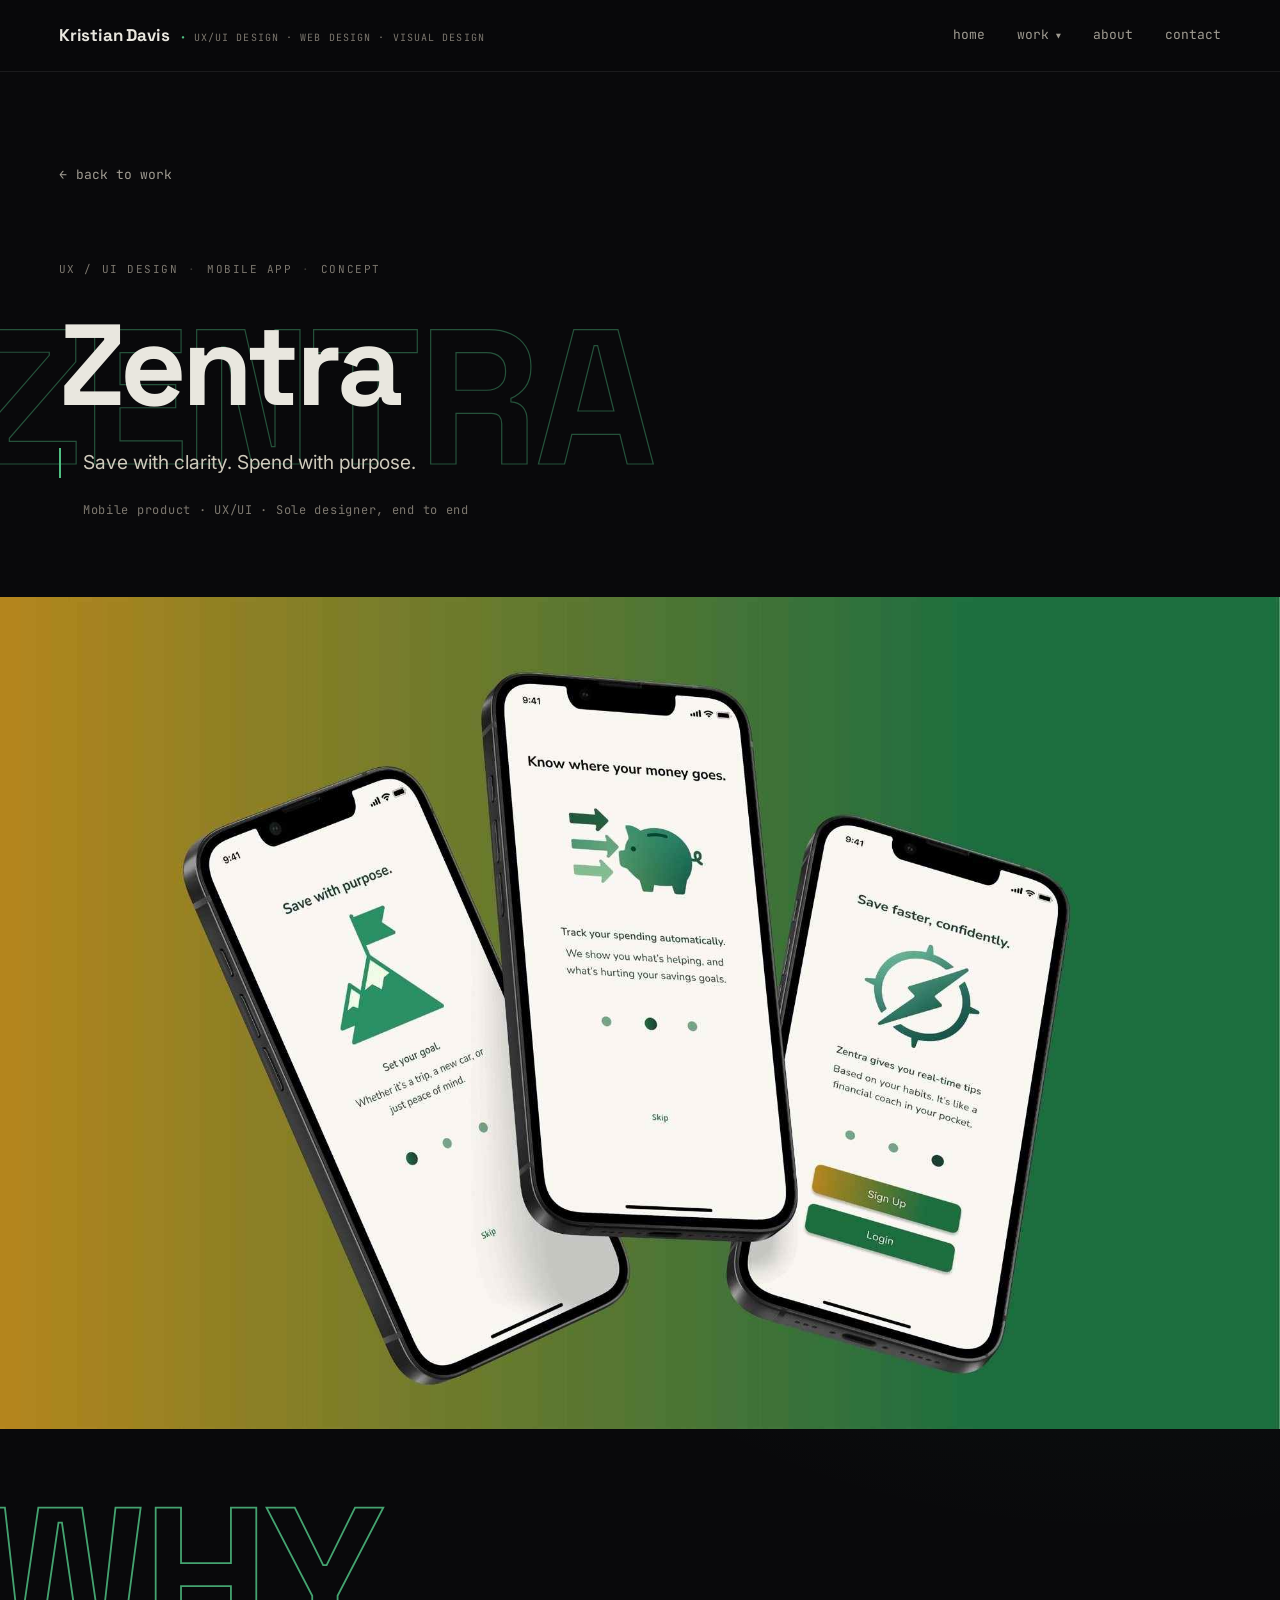
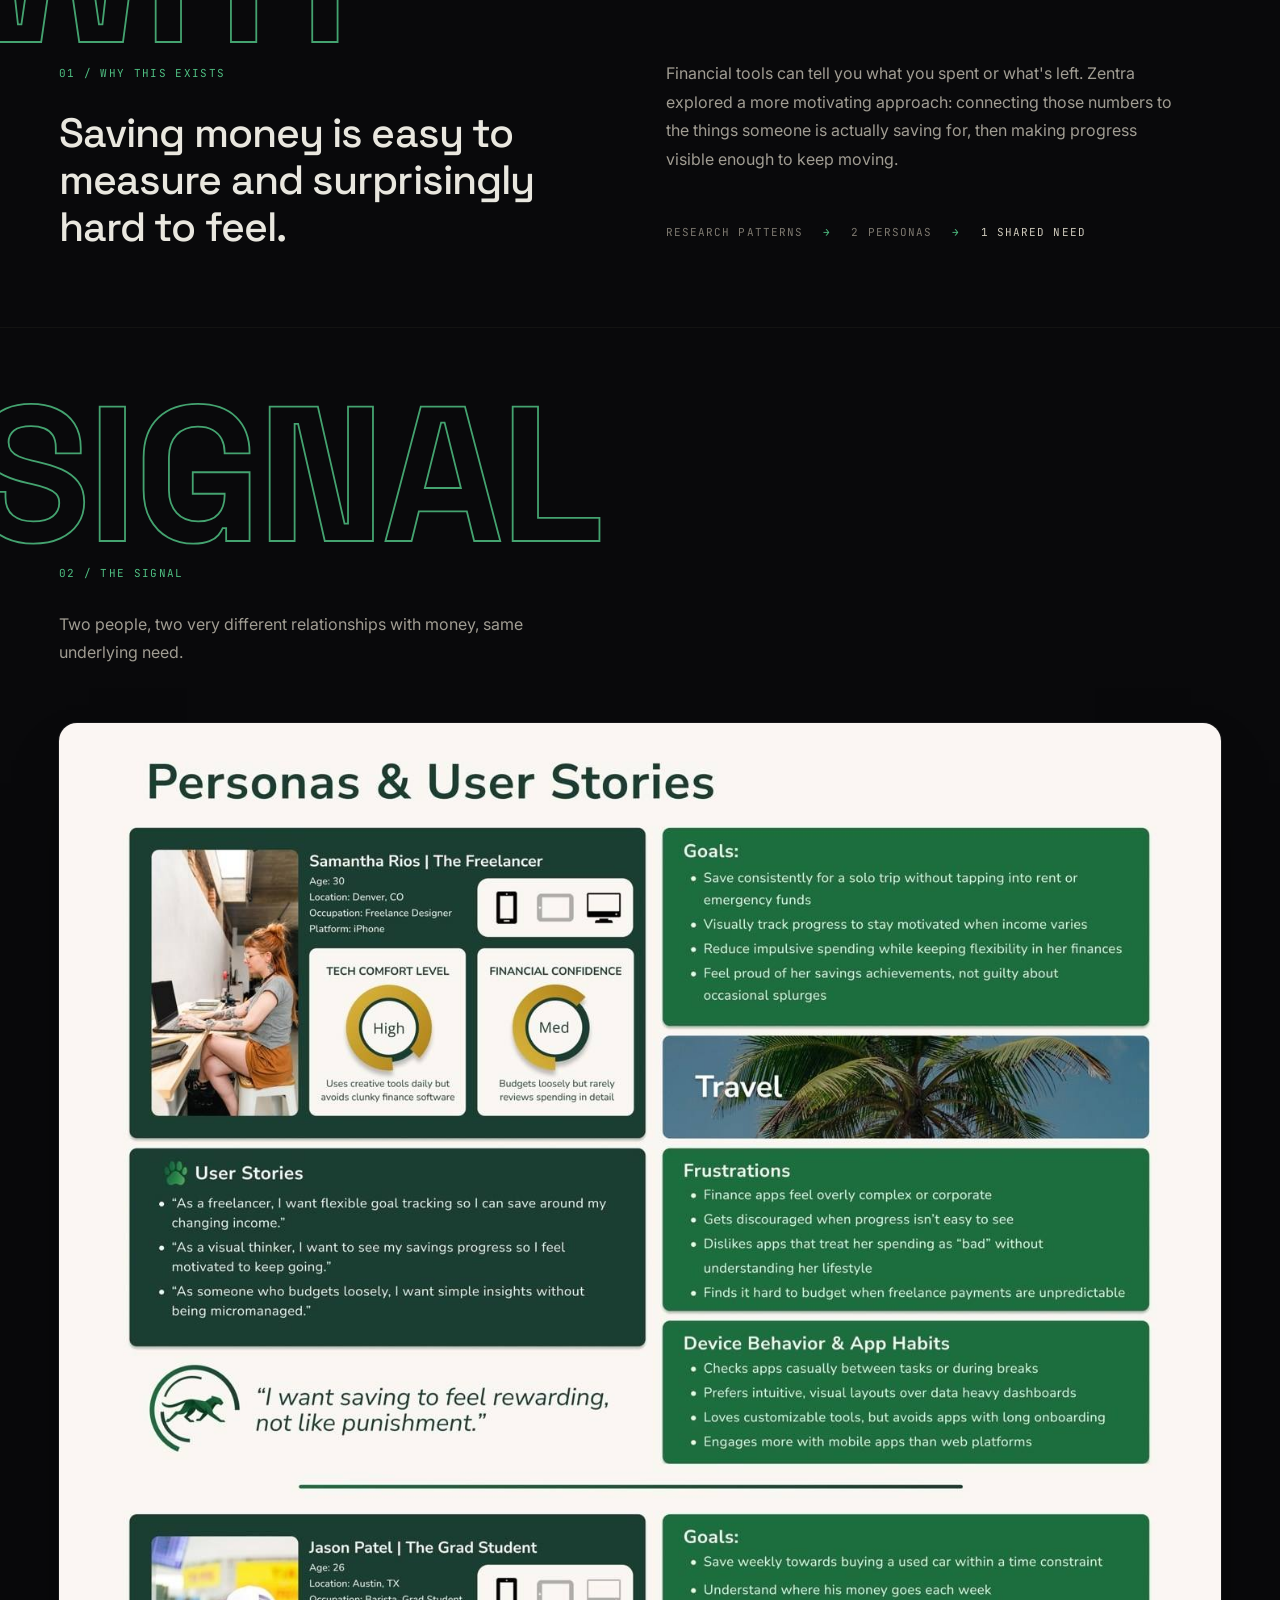
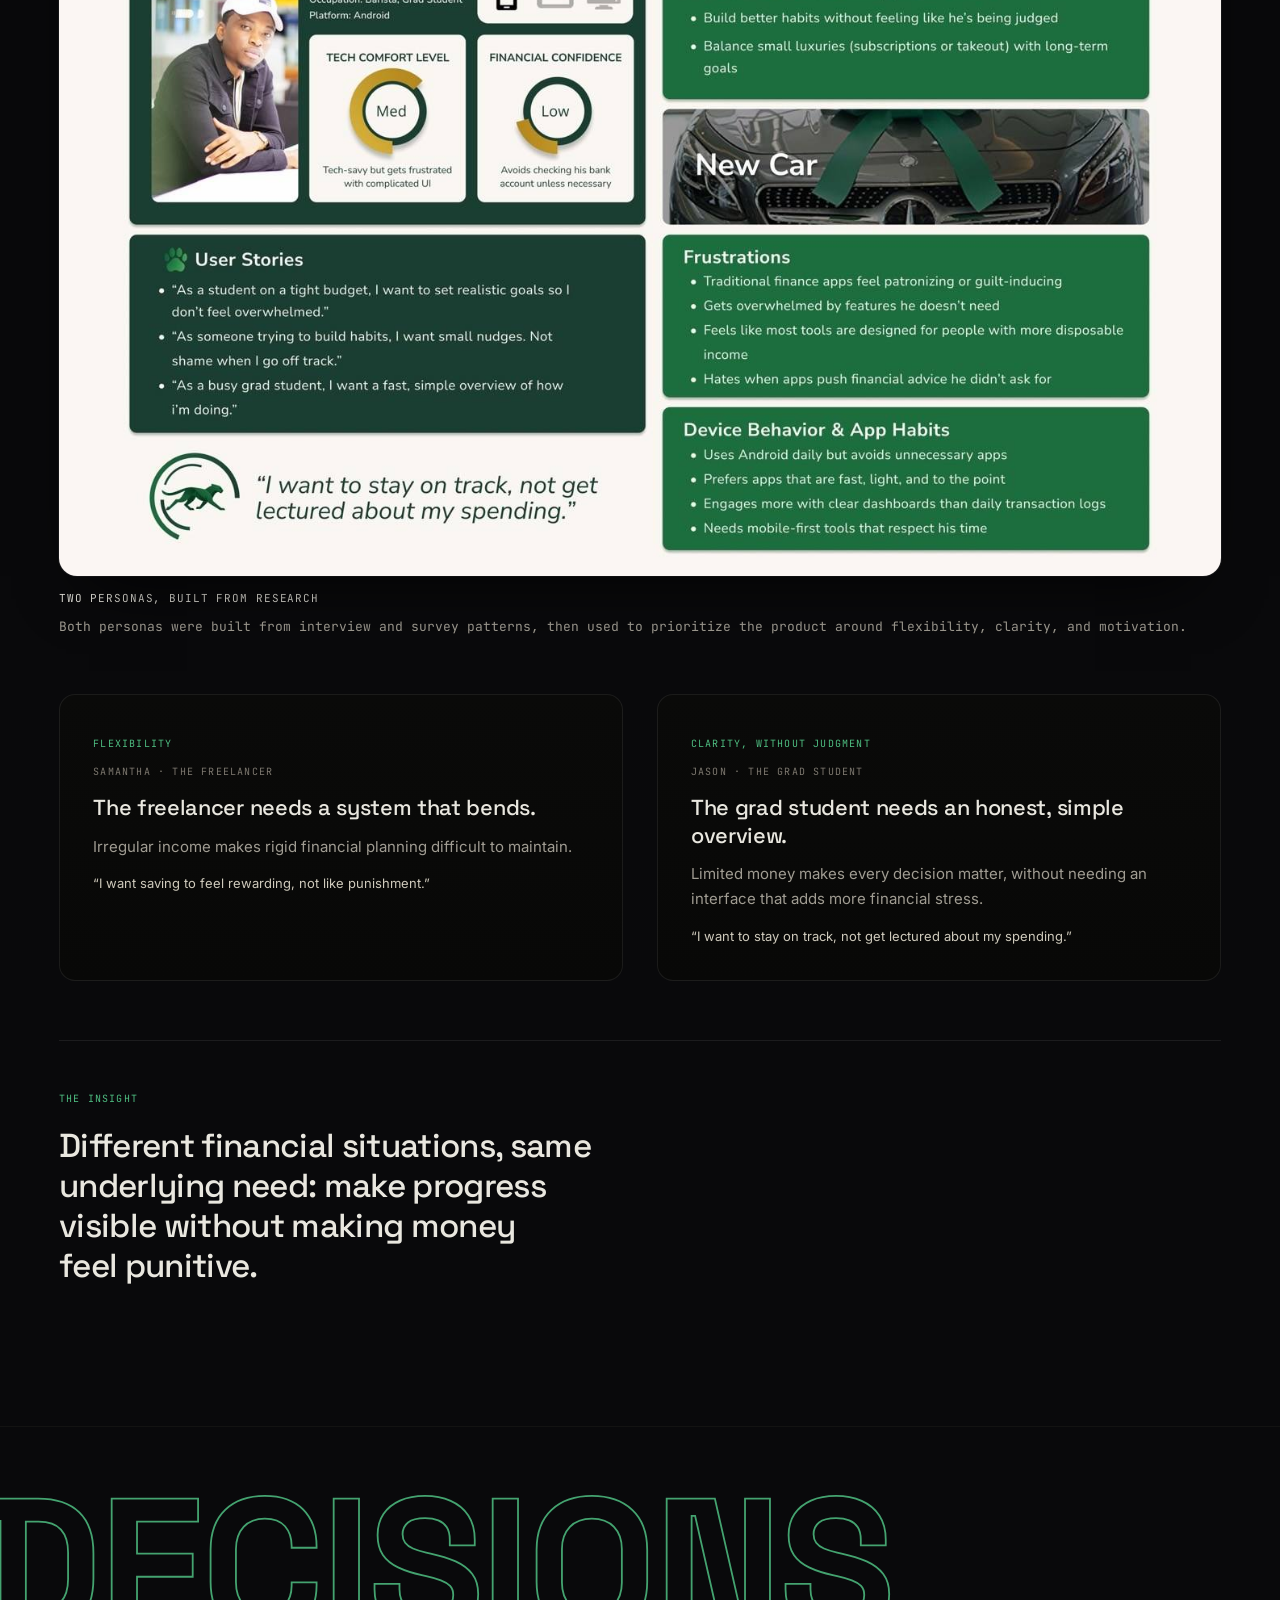
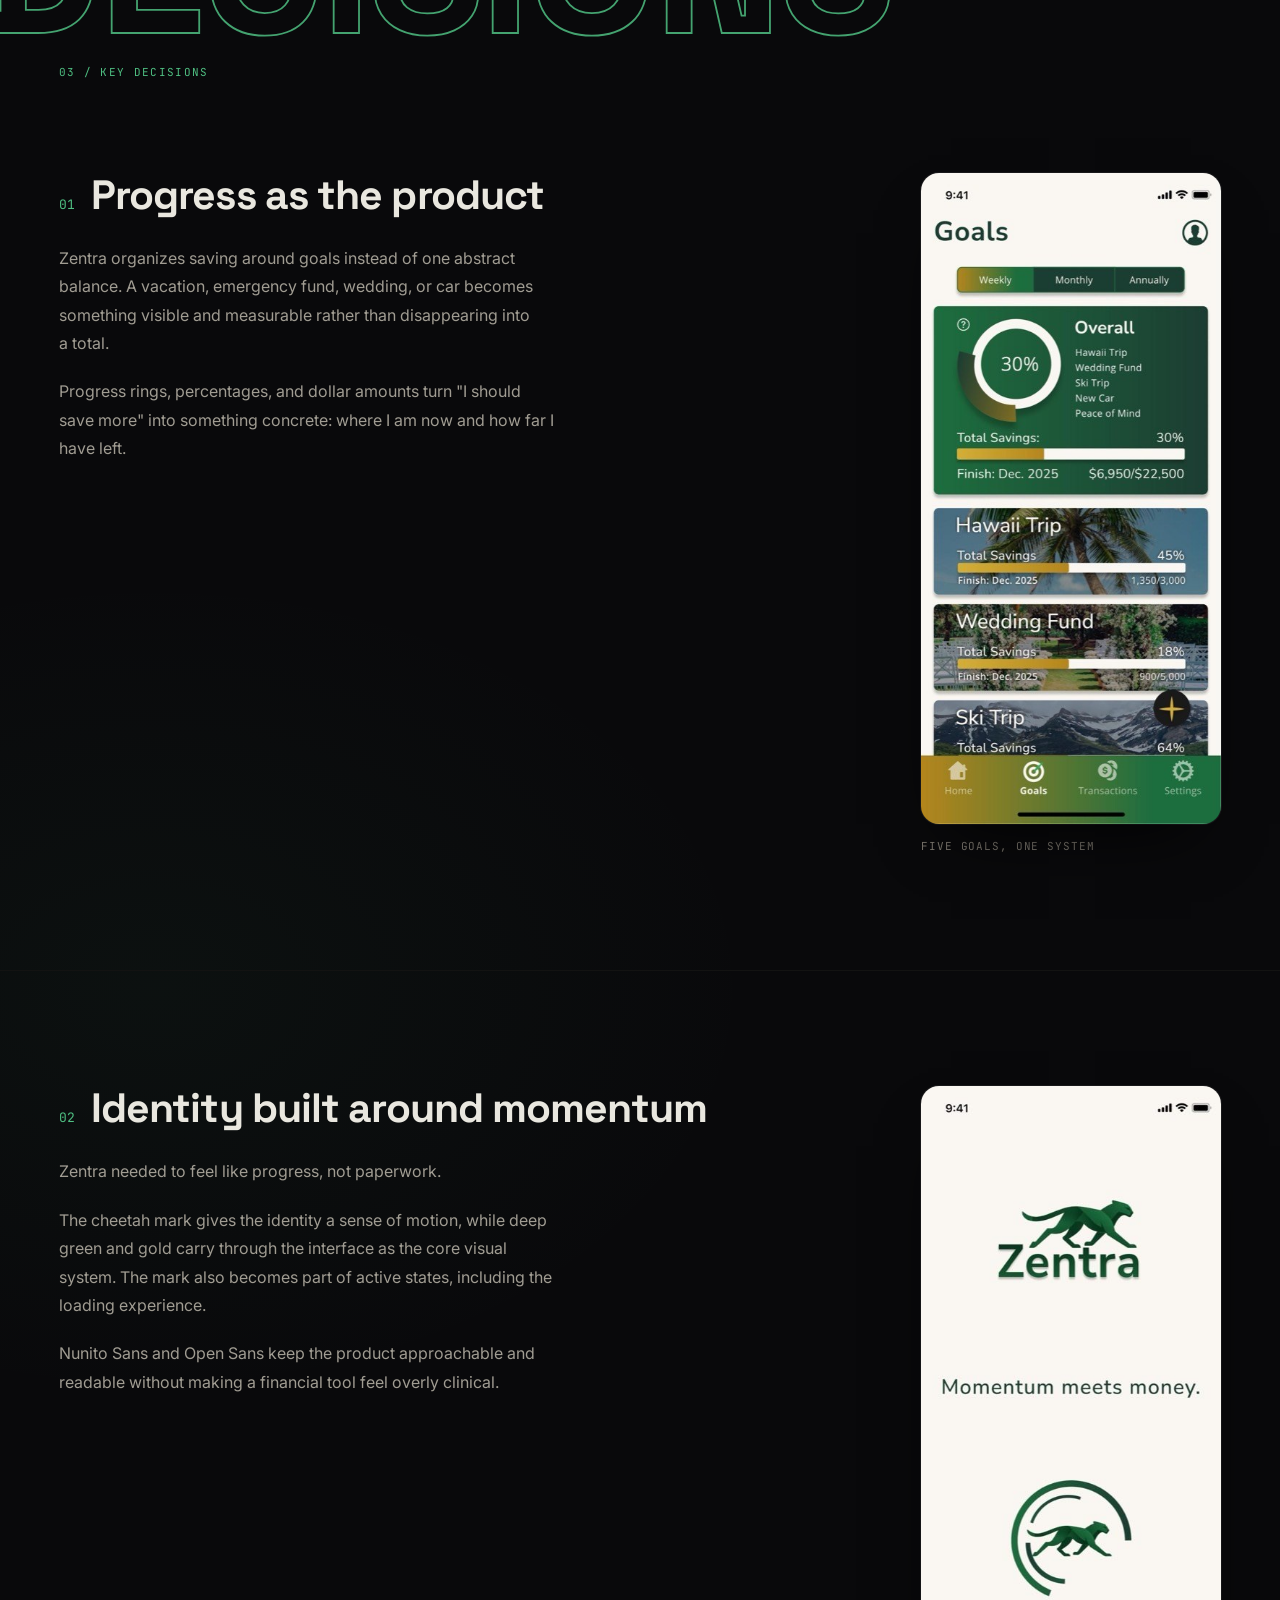
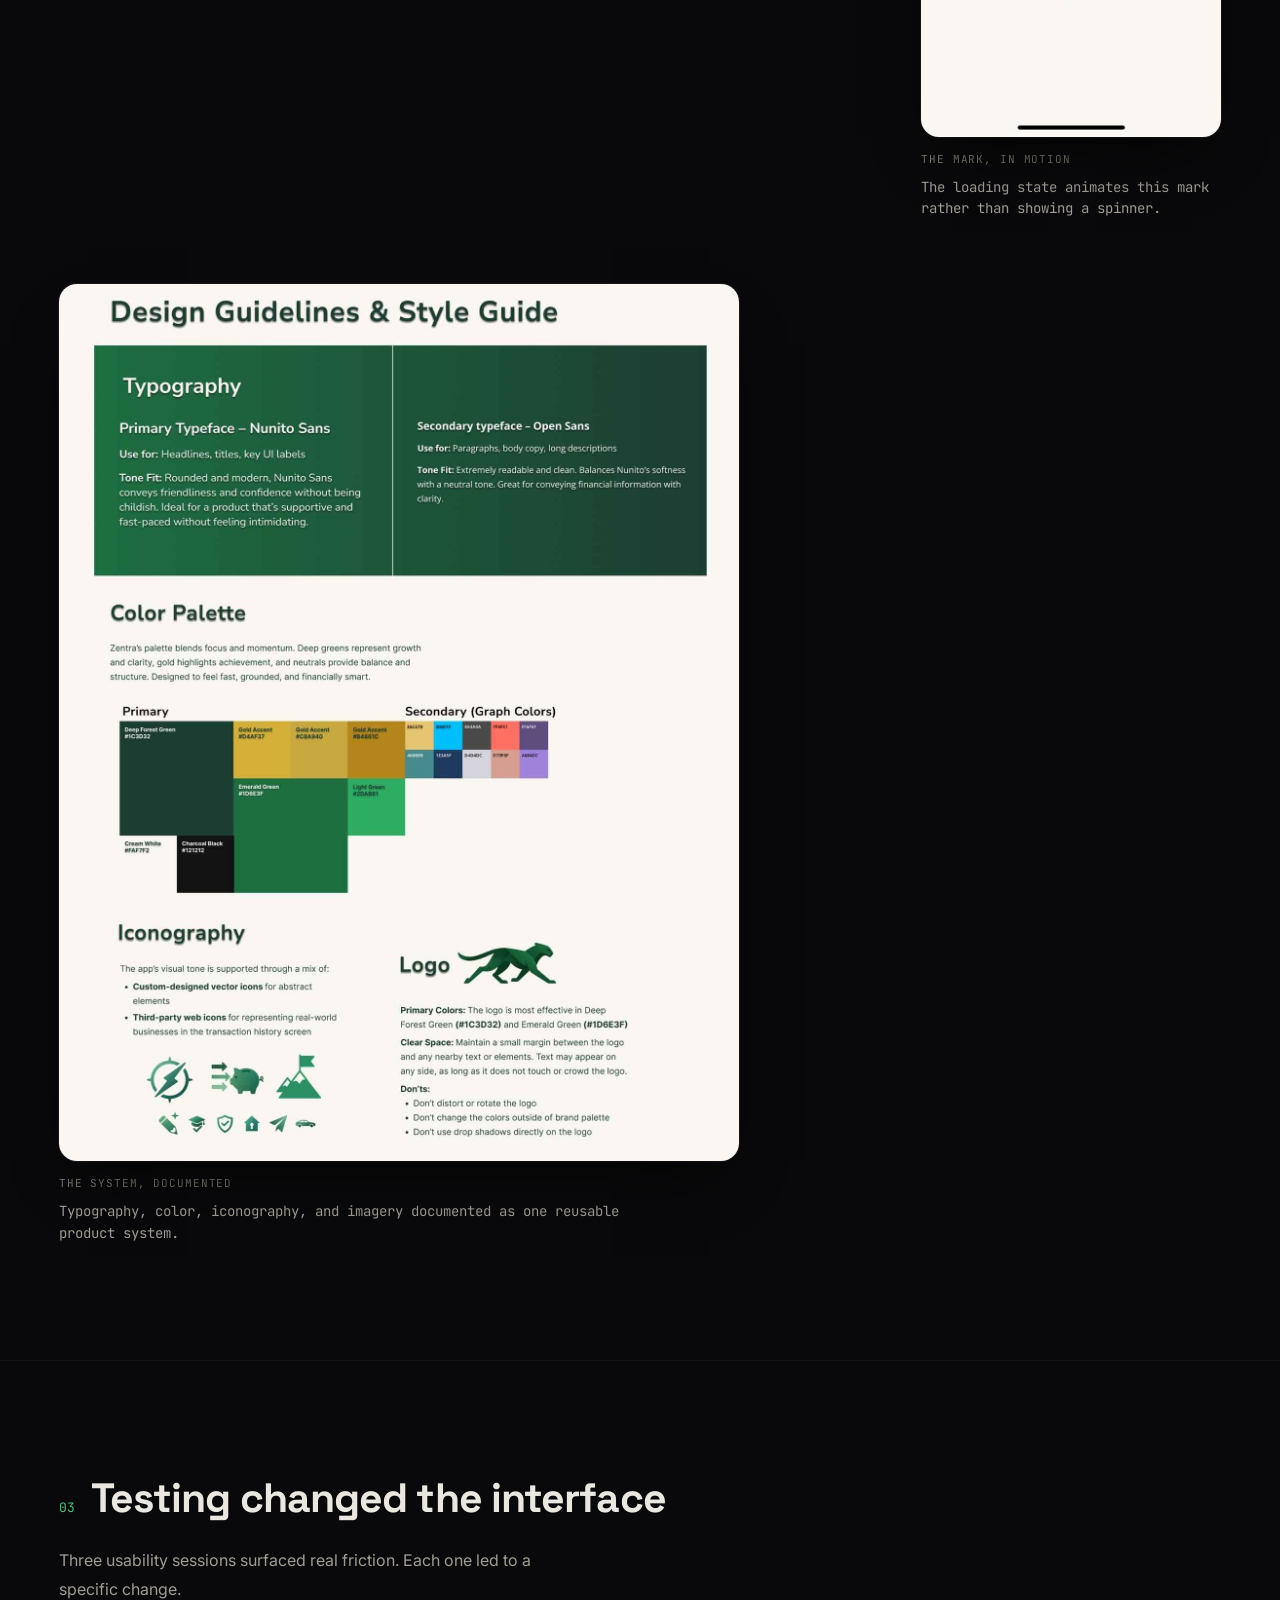
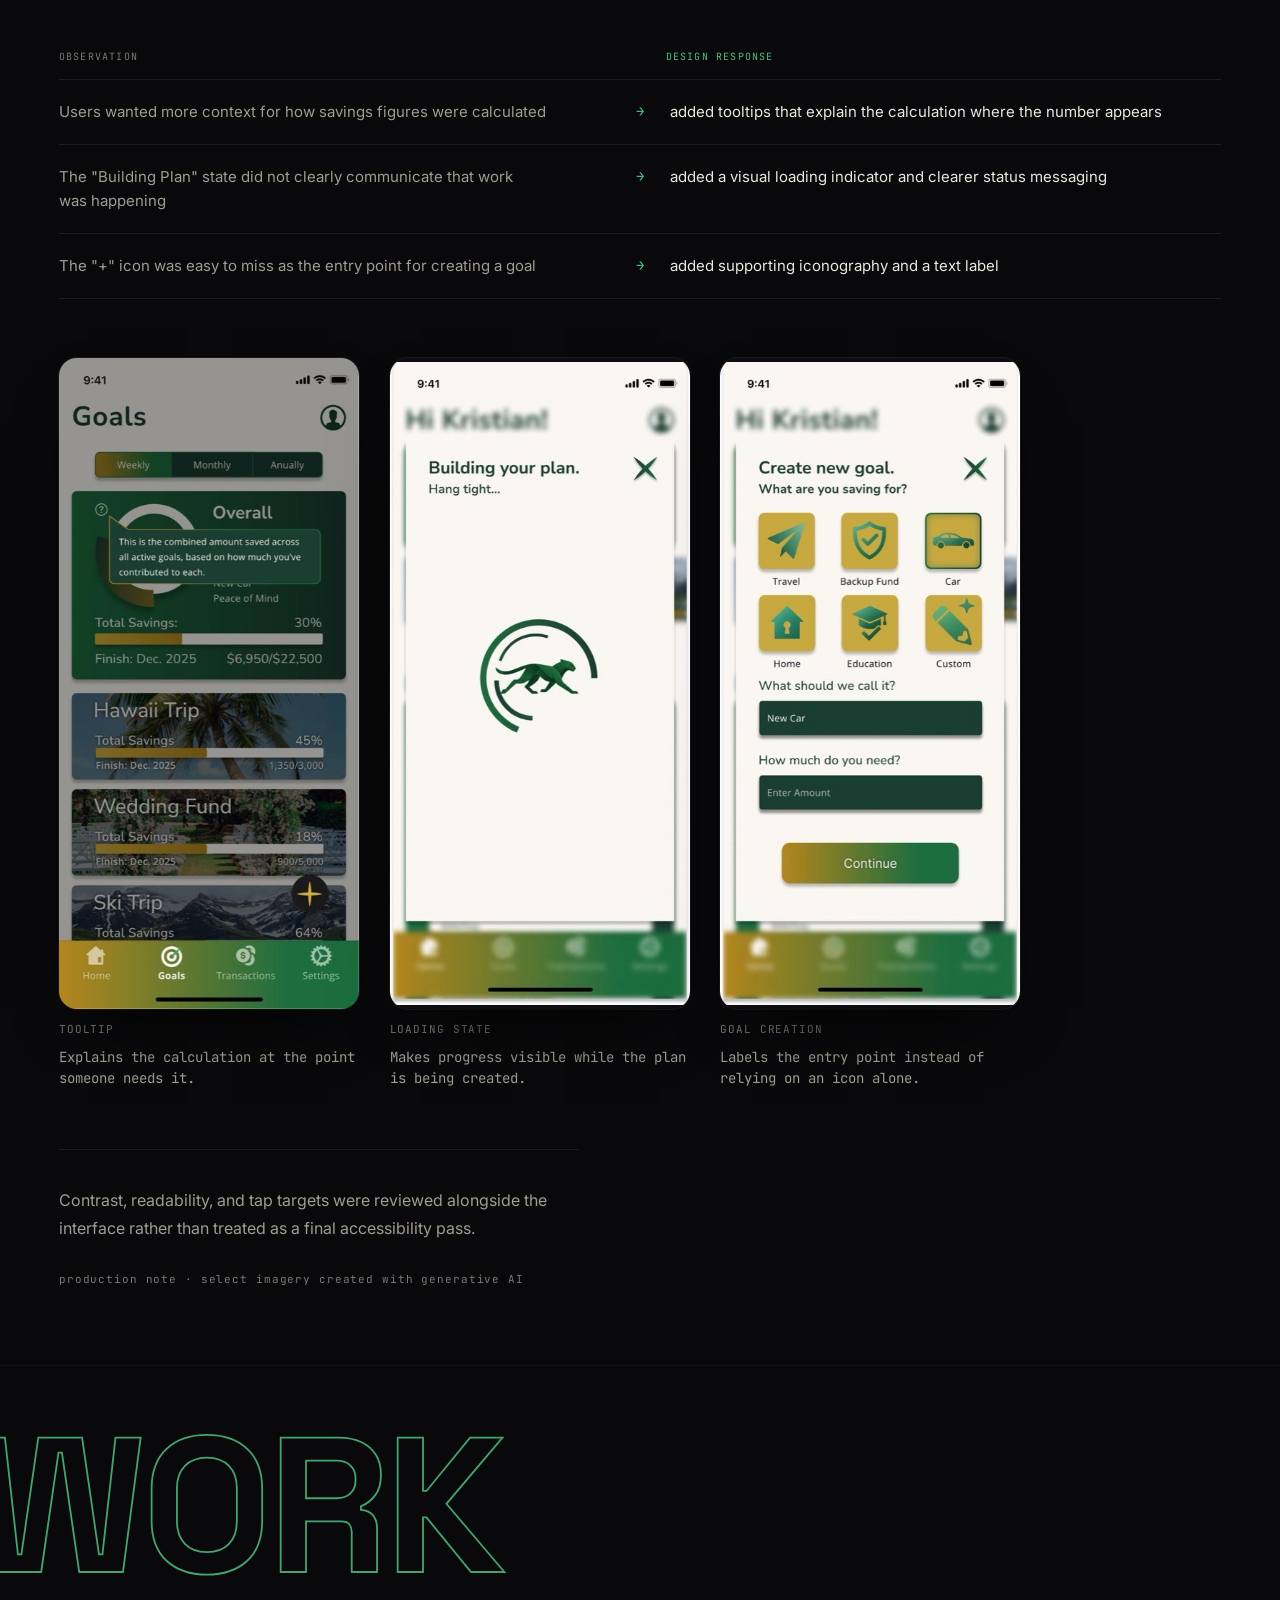
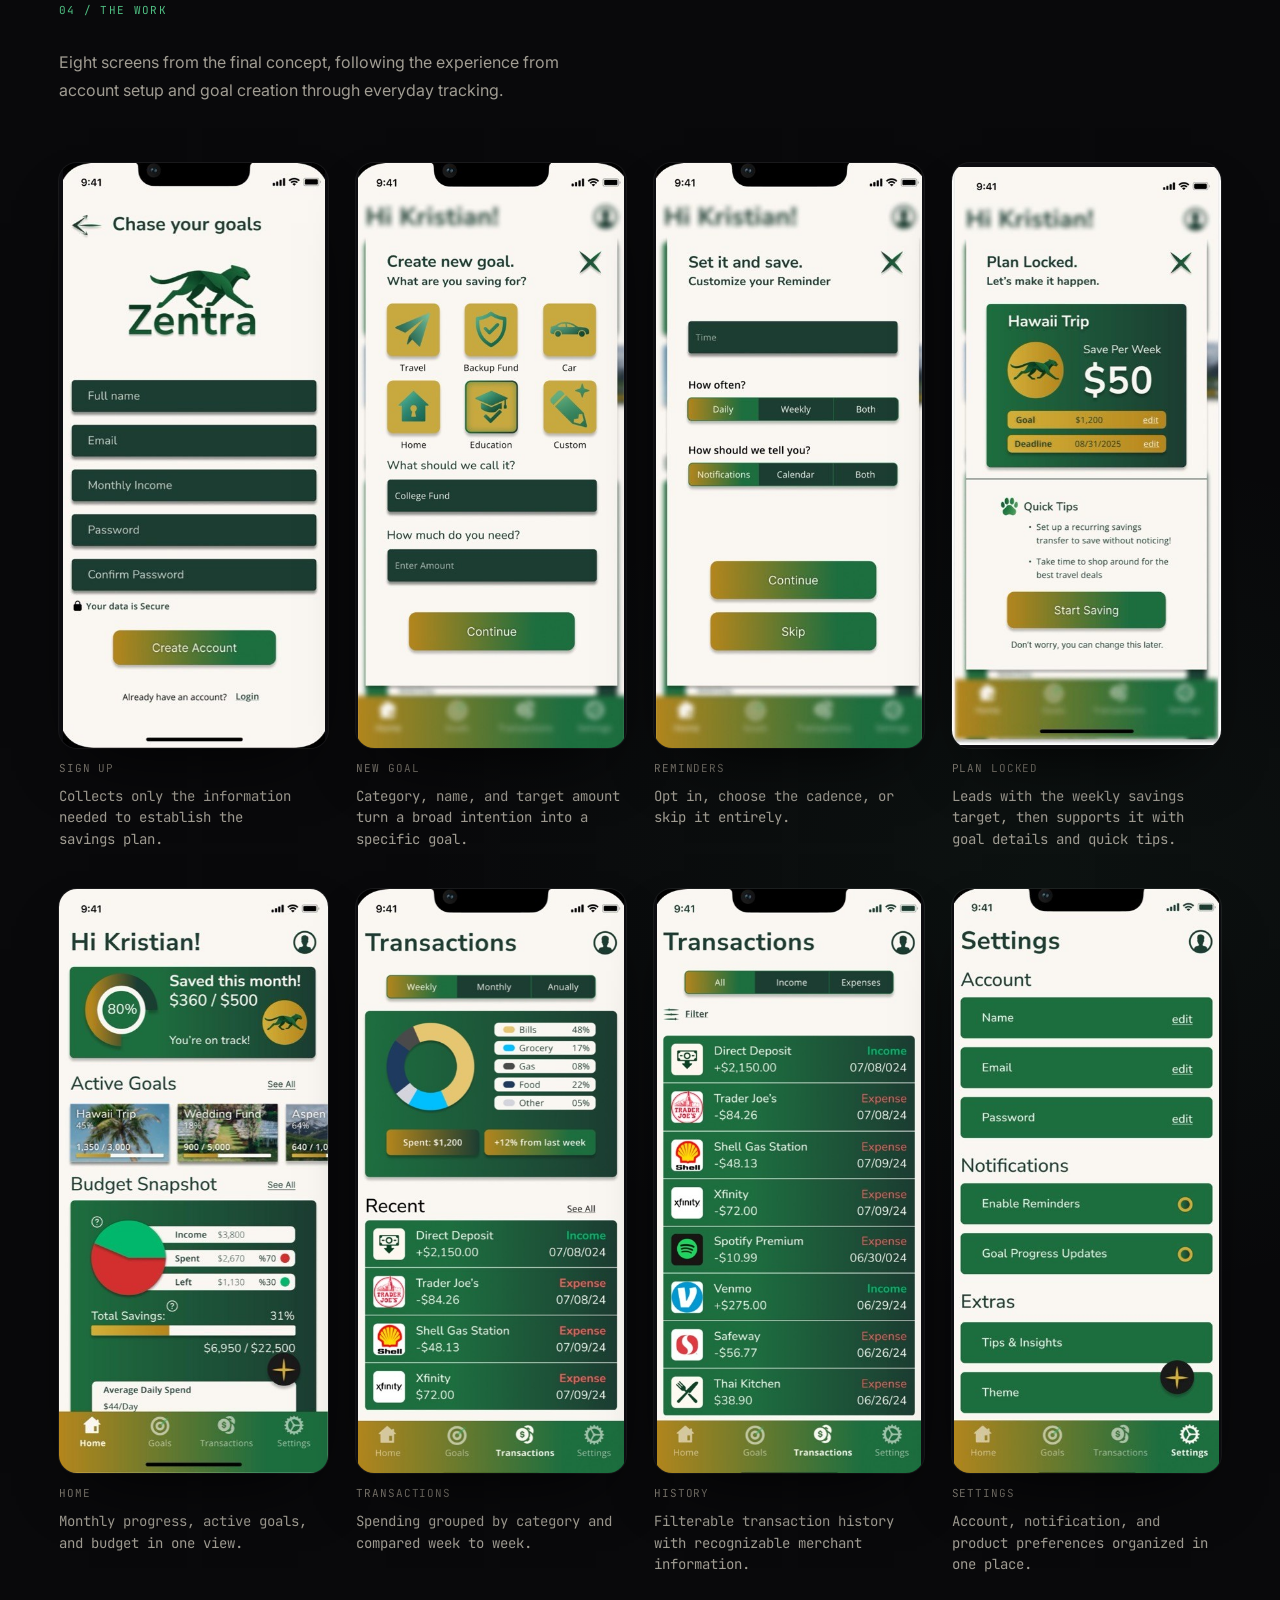
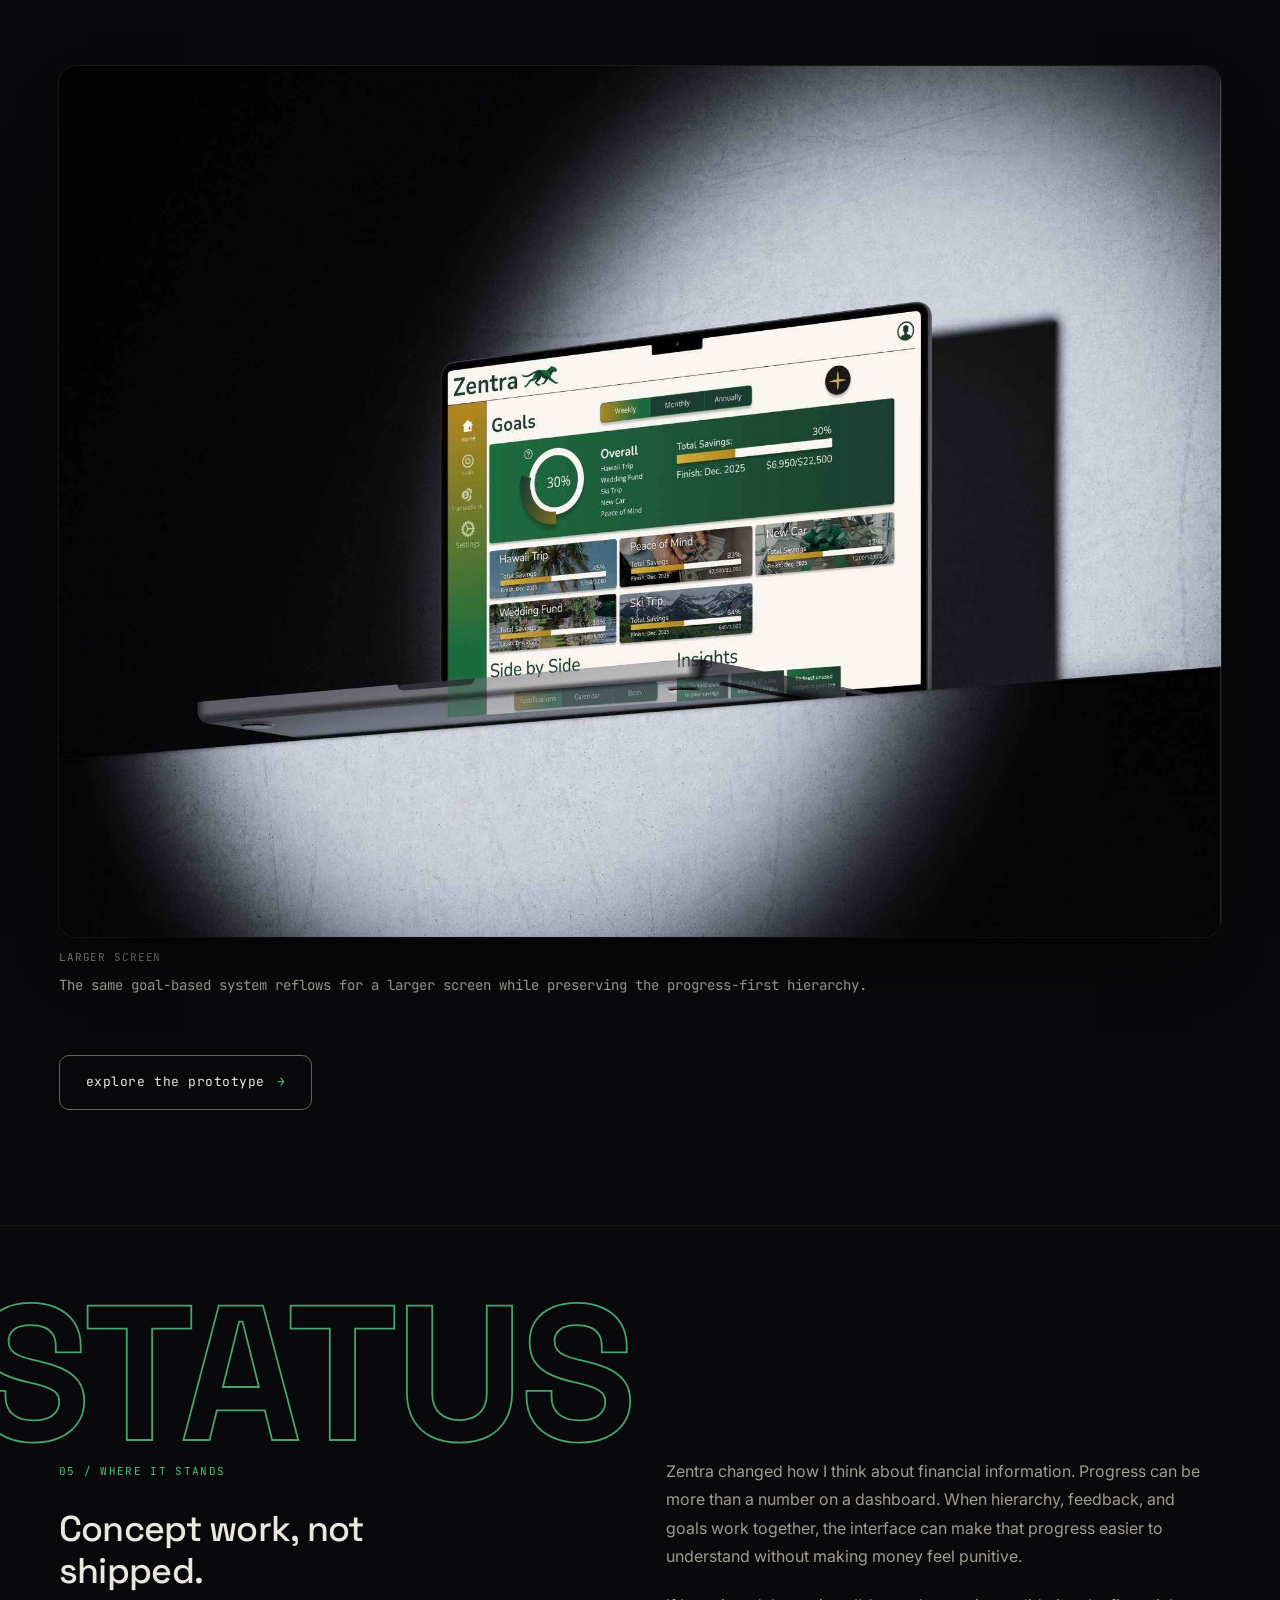
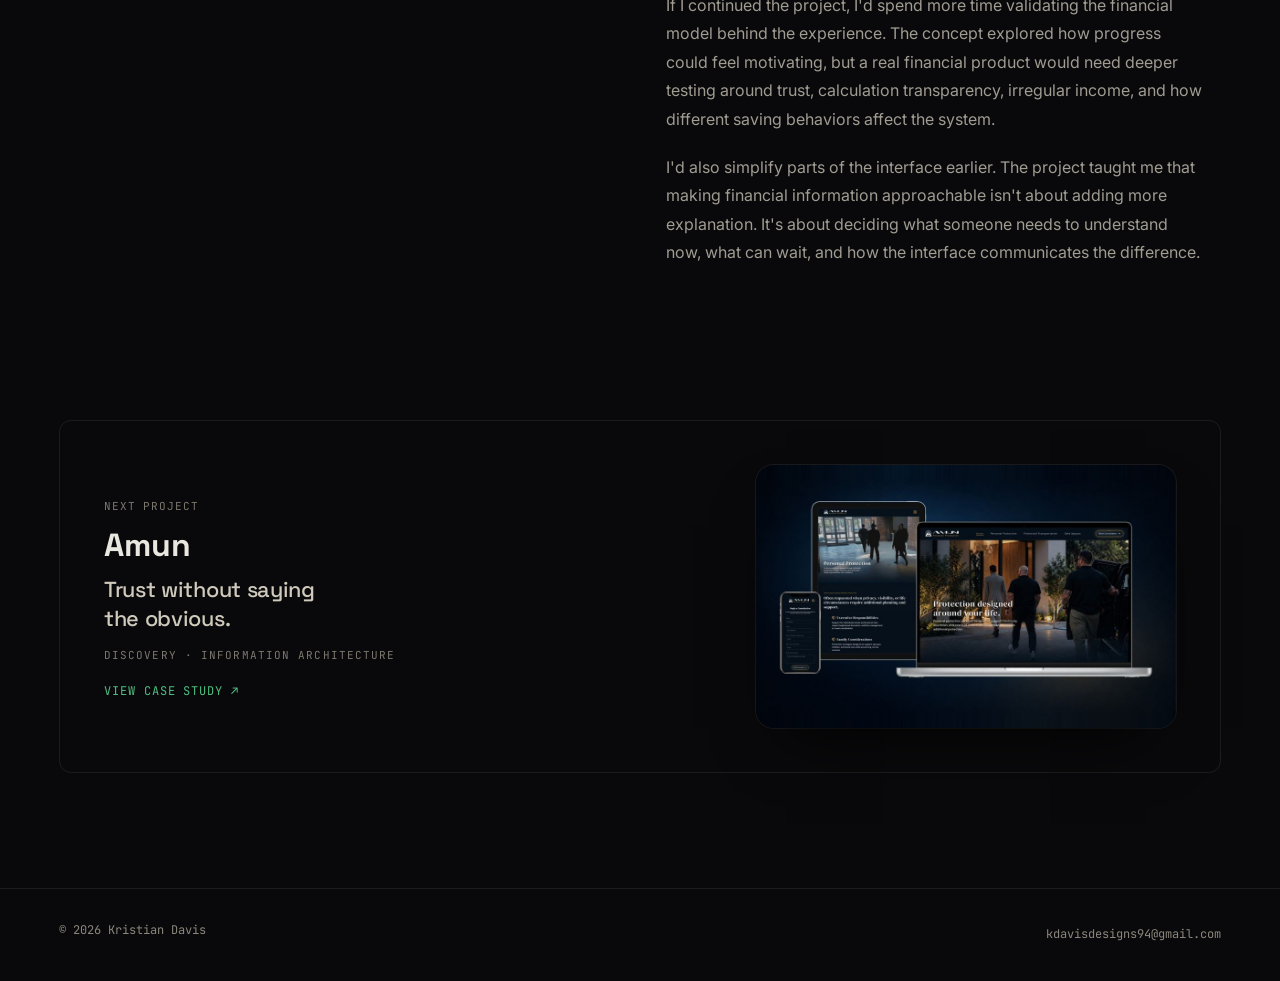
<file: case-studies/zentra.html>
<!DOCTYPE html>
<html lang="en">
<head>
<meta charset="UTF-8">
<meta name="viewport" content="width=device-width, initial-scale=1.0">
<title>Zentra — Kristian Davis</title>
<meta name="description" content="Zentra — a goal-based personal savings app concept. Case study by Kristian Davis. UX/UI design, web design and visual design in Denver, Colorado.">
<link rel="preconnect" href="https://fonts.googleapis.com">
<link rel="preconnect" href="https://fonts.gstatic.com" crossorigin>
<link rel="stylesheet" href="https://fonts.googleapis.com/css2?family=JetBrains+Mono:wght@400;500&family=Space+Grotesk:wght@400;500;700&family=Inter:wght@400;500&display=swap">
<meta property="og:type" content="article">
<meta property="og:title" content="Zentra — Kristian Davis">
<meta property="og:description" content="Zentra — a goal-based personal savings app concept. Case study by Kristian Davis. UX/UI design, web design and visual design in Denver, Colorado.">
<meta property="og:image" content="https://kristiandavis.com/img/previews/zentra-preview.jpg?v=3">
<meta property="og:url" content="https://kristiandavis.com/case-studies/zentra.html">
<meta name="twitter:card" content="summary_large_image">
<meta name="twitter:image" content="https://kristiandavis.com/img/previews/zentra-preview.jpg?v=3">
<link rel="canonical" href="https://kristiandavis.com/case-studies/zentra.html">
<link rel="icon" href="data:image/svg+xml,%3Csvg xmlns='http://www.w3.org/2000/svg' viewBox='0 0 32 32'%3E%3Crect width='32' height='32' fill='%2309090B'/%3E%3Cpath d='M16 5c4.2 4.6 7 8 7 11.4A7 7 0 0 1 9 16.4C9 13 11.8 9.6 16 5z' fill='%234fbf82'/%3E%3C/svg%3E">
<meta name="omelette-owns-print" content="1">
<link rel="stylesheet" href="../css/case-study.css">
<style media="print">
  @page{ size:letter; margin:14mm; }
  html,body{ background:#050505 !important; -webkit-print-color-adjust:exact; print-color-adjust:exact; }
  nav, .c1{ display:none !important; }
  section, header, figure, .shot, dl > div{ break-inside:avoid; page-break-inside:avoid; }
  .ghost{ opacity:.5 !important; }
  main img{ max-height:200mm; object-fit:contain; }
</style>
<style>
  :root{ --accent:#4fbf82; --accent-rgb:79,191,130; }
  /* Screen grids: fixed column counts so every phone shot lands on the same 415x900 frame and
     the rows stay even. object-fit:contain guarantees no screen gets cropped. */
  .screens{ display:grid; grid-template-columns:repeat(4,minmax(0,1fr)); gap:clamp(26px,3vw,38px) clamp(18px,2.2vw,28px); }
  .trio{ display:grid; grid-template-columns:repeat(3,minmax(0,300px)); gap:clamp(20px,2.4vw,32px); }
  .screens .shot, .trio .shot, .dec .shot{ aspect-ratio:415/900; }
  .screens .shot img, .trio .shot img, .dec .shot img{ width:100%; height:100%; object-fit:contain; }
  .dec{ display:grid; grid-template-columns:minmax(0,1fr) 300px; gap:clamp(32px,4.4vw,72px); align-items:start; }
  @media (max-width:900px){ .dec{ grid-template-columns:minmax(0,1fr); } .dec figure{ max-width:300px; } }
  @media (max-width:860px){ .screens{ grid-template-columns:repeat(2,minmax(0,1fr)); } .trio{ grid-template-columns:repeat(2,minmax(0,300px)); } }
  @media (max-width:520px){ .trio{ grid-template-columns:minmax(0,300px); } }
</style>
</head>
<body>
<div style="position:relative;min-height:100dvh;display:flex;flex-direction:column">

<a class="c1" href="#body" style="position:absolute;top:-100px;left:16px;z-index:100;padding:12px 20px;background:var(--bg-raise-2);border:1px solid var(--accent);border-radius:4px;font-family:'JetBrains Mono',monospace;font-size:13px">skip to content</a>

<nav aria-label="Primary" style="position:sticky;top:0;z-index:20;padding:clamp(14px,1.7vw,19px) 0;border-bottom:1px solid rgba(255,255,255,.08);background:rgba(9,9,11,.86);backdrop-filter:blur(12px)">
  <div class="wrap" style="display:flex;align-items:center;justify-content:space-between;gap:clamp(16px,3vw,40px)">
  <a class="c2" href="../index.html" aria-label="Kristian Davis, UX/UI Design, Web Design and Visual Design, home" style="display:inline-flex;align-items:baseline;gap:10px;min-width:0;transition:color .3s ease">
      <span class="nav-name" style="font-family:'Space Grotesk',sans-serif;font-weight:700;font-size:17px;letter-spacing:-.01em;color:#e9e7df;white-space:nowrap;transition:color .3s ease">Kristian Davis</span>
      <span class="nav-role" aria-hidden="true" style="font-family:'JetBrains Mono',monospace;font-size:10px;letter-spacing:.11em;text-transform:uppercase;color:#7d786f;white-space:nowrap"><span style="color:var(--accent)">•</span> UX/UI Design · Web Design · Visual Design</span>
    </a>
  <ul class="navlist" style="display:flex;gap:clamp(18px,3vw,32px);list-style:none;font-family:'JetBrains Mono',monospace;font-size:13px">
    <li><a class="c3" href="../index.html" style="color:#a09c92;transition:color .3s ease">home</a></li>
    <li style="position:relative">
    <details style="position:relative">
      <summary class="c4" style="display:inline-flex;align-items:center;gap:7px;color:#a09c92;cursor:pointer;transition:color .3s ease">work<span aria-hidden="true" style="font-size:8px;transform:translateY(1px)">▼</span></summary>
      <ul style="position:absolute;top:calc(100% + 16px);right:0;min-width:200px;display:flex;flex-direction:column;gap:2px;list-style:none;padding:8px;border:1px solid rgba(255,255,255,.08);border-radius:11px;background:var(--bg-raise-1);box-shadow:0 28px 60px -22px rgba(0,0,0,.95);transform-origin:top right">
        <li><a class="c13" href="amun.html" style="display:flex;align-items:center;gap:10px;padding:9px 12px;border-radius:7px;font-size:12px;color:#a09c92;background:transparent;transition:color .25s ease,background .25s ease"><span aria-hidden="true" style="flex-shrink:0;width:7px;height:7px;border-radius:50%;background:#6590be"></span>Amun</a></li>
        <li><a class="c5" href="nitefind.html" style="display:flex;align-items:center;gap:10px;padding:9px 12px;border-radius:7px;font-size:12px;color:#a09c92;background:transparent;transition:color .25s ease,background .25s ease"><span aria-hidden="true" style="flex-shrink:0;width:7px;height:7px;border-radius:50%;background:#a06bff"></span>Nitefind</a></li>
        <li><a class="c6" href="smiteforge.html" style="display:flex;align-items:center;gap:10px;padding:9px 12px;border-radius:7px;font-size:12px;color:#a09c92;background:transparent;transition:color .25s ease,background .25s ease"><span aria-hidden="true" style="flex-shrink:0;width:7px;height:7px;border-radius:50%;background:#e0b84a"></span>SmiteForge</a></li>
        <li><a class="c7" href="zentra.html" aria-current="page" style="display:flex;align-items:center;gap:10px;padding:9px 12px;border-radius:7px;font-size:12px;color:#e9e7df;background:rgba(255,255,255,.05);transition:color .25s ease,background .25s ease"><span aria-hidden="true" style="flex-shrink:0;width:7px;height:7px;border-radius:50%;background:#4fbf82"></span>Zentra</a></li>
        
        <li style="margin-top:4px;padding-top:6px;border-top:1px solid rgba(255,255,255,.08)"><a class="c9" href="../index.html#work" style="display:block;padding:9px 12px;border-radius:7px;font-size:12px;color:#8c877d;transition:color .25s ease">all work →</a></li>
      </ul>
    </details>
  </li>
    <li><a class="c10" href="../index.html#about" style="color:#a09c92;transition:color .3s ease">about</a></li>
    <li><a class="c11" href="../index.html#contact" style="color:#a09c92;transition:color .3s ease">contact</a></li>
  </ul>

  <details class="mnav" style="position:relative">
    <summary aria-label="Menu" style="display:flex;flex-direction:column;align-items:flex-end;justify-content:center;gap:5px;width:44px;height:44px;cursor:pointer;list-style:none"><span aria-hidden="true" style="display:block;width:22px;height:1.5px;background:#e9e7df"></span><span aria-hidden="true" style="display:block;width:22px;height:1.5px;background:#e9e7df"></span><span aria-hidden="true" style="display:block;width:22px;height:1.5px;background:#e9e7df"></span></summary>
    <ul style="position:absolute;top:calc(100% + 14px);right:0;min-width:236px;display:flex;flex-direction:column;gap:2px;list-style:none;padding:8px;border:1px solid rgba(255,255,255,.08);border-radius:11px;background:var(--bg-raise-1);box-shadow:0 28px 60px -22px rgba(0,0,0,.95);font-family:'JetBrains Mono',monospace;font-size:13px">
      <li><a href="../index.html" style="display:block;padding:11px 12px;border-radius:7px;color:#a09c92">home</a></li>
      <li>
        <details>
          <summary style="display:flex;align-items:center;justify-content:space-between;gap:8px;padding:11px 12px;border-radius:7px;color:#a09c92;cursor:pointer;list-style:none">work<span aria-hidden="true" style="font-size:8px">▼</span></summary>
          <ul style="display:flex;flex-direction:column;gap:2px;list-style:none;margin:2px 0 6px;padding:0 0 0 12px;border-left:1px solid rgba(255,255,255,.08)">
            <li><a href="amun.html" style="display:flex;align-items:center;gap:10px;padding:9px 12px;border-radius:7px;font-size:12px;color:#a09c92"><span aria-hidden="true" style="flex-shrink:0;width:7px;height:7px;border-radius:50%;background:#6590be"></span>Amun</a></li>
            <li><a href="nitefind.html" style="display:flex;align-items:center;gap:10px;padding:9px 12px;border-radius:7px;font-size:12px;color:#a09c92"><span aria-hidden="true" style="flex-shrink:0;width:7px;height:7px;border-radius:50%;background:#a06bff"></span>Nitefind</a></li>
            <li><a href="smiteforge.html" style="display:flex;align-items:center;gap:10px;padding:9px 12px;border-radius:7px;font-size:12px;color:#a09c92"><span aria-hidden="true" style="flex-shrink:0;width:7px;height:7px;border-radius:50%;background:#e0b84a"></span>SmiteForge</a></li>
            <li><a href="zentra.html" aria-current="page" style="display:flex;align-items:center;gap:10px;padding:9px 12px;border-radius:7px;font-size:12px;color:#e9e7df;background:rgba(255,255,255,.05)"><span aria-hidden="true" style="flex-shrink:0;width:7px;height:7px;border-radius:50%;background:#4fbf82"></span>Zentra</a></li>
            
            <li><a href="../index.html#work" style="display:block;padding:9px 12px;border-radius:7px;font-size:12px;color:#8c877d">all work →</a></li>
          </ul>
        </details>
      </li>
      <li><a href="../index.html#about" style="display:block;padding:11px 12px;border-radius:7px;color:#a09c92">about</a></li>
      <li><a href="../index.html#contact" style="display:block;padding:11px 12px;border-radius:7px;color:#a09c92">contact</a></li>
    </ul>
  </details>
  </div>
</nav>

<main id="body" style="flex:1">

  <!-- ============ HERO ============ -->
  <header style="position:relative;padding:clamp(56px,7vw,96px) 0 0;overflow:hidden">
    <div aria-hidden="true" class="ghost quiet" style="top:clamp(150px,18vw,244px)">ZENTRA</div>

    <div class="wrap" style="position:relative;z-index:1">
      <a class="c12" href="../index.html#work" style="display:inline-flex;align-items:center;gap:9px;font-family:'JetBrains Mono',monospace;font-size:13px;color:#a09c92;transition:color .3s ease,gap .35s cubic-bezier(.19,1,.22,1)"><span aria-hidden="true">←</span> back to work</a>

      <div style="display:flex;flex-wrap:wrap;align-items:center;gap:10px;margin-top:clamp(40px,6vw,72px);font-family:'JetBrains Mono',monospace;font-size:11px;letter-spacing:.14em;color:#7d786f">
        <span>UX / UI DESIGN</span>
        <span aria-hidden="true" style="color:#393834">·</span>
        <span>MOBILE APP</span>
        <span aria-hidden="true" style="color:#393834">·</span>
        <span>CONCEPT</span>
      </div>

      <h1 style="margin-top:clamp(20px,2.4vw,32px);font-family:'Space Grotesk',sans-serif;font-weight:700;font-size:clamp(52px,9vw,132px);line-height:.98;letter-spacing:-.035em">Zentra</h1>

      <p style="margin-top:clamp(18px,2vw,26px);padding-left:22px;border-left:2px solid var(--accent);max-width:34ch;font-size:clamp(17px,1.5vw,22px);line-height:1.55;color:#cfcabc;text-wrap:pretty">Save with clarity. Spend with purpose.</p>
      <p style="margin-top:clamp(16px,1.8vw,24px);padding-left:24px;font-family:'JetBrains Mono',monospace;font-size:12px;letter-spacing:.06em;color:#7d786f">Mobile product · UX/UI · Sole designer, end to end</p>
    </div>

    <div style="margin-top:clamp(44px,6vw,88px)">
      <img src="../img/zentra/hero-onboarding-cascade-v2.jpg?v=2" alt="Three Zentra onboarding screens cascading across a green and gold gradient" width="2000" height="1300" style="display:block;width:100%;height:auto" fetchpriority="high" decoding="async">
    </div>
  </header>

  <!-- ============ WHY THIS EXISTS ============ -->
  <section aria-label="Why this exists" style="position:relative;padding:clamp(84px,11vw,164px) 0 clamp(48px,6vw,80px);border-bottom:1px solid #131312;overflow:hidden">
    <div aria-hidden="true" class="ghost" style="top:clamp(30px,4vw,60px)">WHY</div>
    <div class="wrap" style="position:relative;z-index:1;padding-top:clamp(46px,7vw,110px);display:grid;gap:clamp(28px,4vw,64px);grid-template-columns:repeat(auto-fit,minmax(min(100%,340px),1fr));align-items:start">
      <div>
        <span style="font-family:'JetBrains Mono',monospace;font-size:11px;letter-spacing:.12em;text-transform:uppercase;color:var(--accent)">01 / why this exists</span>
        <p style="margin-top:clamp(18px,2vw,26px);font-family:'Space Grotesk',sans-serif;font-weight:500;font-size:clamp(26px,3.2vw,44px);line-height:1.14;letter-spacing:-.022em;max-width:20ch;text-wrap:pretty">Saving money is easy to measure and surprisingly hard to feel.</p>
      </div>
      <div>
        <p style="font-size:16px;line-height:1.78;color:#a09c92;text-wrap:pretty;max-width:52ch">Financial tools can tell you what you spent or what's left. Zentra explored a more motivating approach: connecting those numbers to the things someone is actually saving for, then making progress visible enough to keep moving.</p>
        <div style="display:flex;flex-wrap:wrap;align-items:center;gap:10px clamp(12px,1.6vw,20px);margin-top:clamp(32px,4vw,52px);font-family:'JetBrains Mono',monospace;font-size:11px;letter-spacing:.1em;text-transform:uppercase;color:#7d786f">
          <span style="white-space:nowrap">research patterns</span><span aria-hidden="true" style="color:var(--accent)">→</span>
          <span style="white-space:nowrap">2 personas</span><span aria-hidden="true" style="color:var(--accent)">→</span>
          <span style="white-space:nowrap;color:#cfcabc">1 shared need</span>
        </div>
      </div>
    </div>
  </section>

  <!-- ============ THE SIGNAL ============ -->
  <section aria-label="The signal" style="position:relative;padding:clamp(84px,11vw,164px) 0;border-bottom:1px solid #131312;overflow:hidden">
    <div aria-hidden="true" class="ghost" style="top:clamp(30px,4vw,60px)">SIGNAL</div>
    <div class="wrap" style="position:relative;z-index:1;padding-top:clamp(46px,7vw,110px)">
      <span style="font-family:'JetBrains Mono',monospace;font-size:11px;letter-spacing:.12em;text-transform:uppercase;color:var(--accent)">02 / the signal</span>
      <p style="margin-top:clamp(18px,2vw,26px);max-width:56ch;font-size:16px;line-height:1.78;color:#a09c92;text-wrap:pretty">Two people, two very different relationships with money, same underlying need.</p>

      <figure style="margin:clamp(36px,4.4vw,60px) 0 0">
        <div class="shot"><img src="../img/zentra/personas-user-stories.jpg?v=2" width="1440" height="1800" alt="Persona boards for Samantha Rios, a freelance designer in Denver, and Jason Patel, a grad student in Austin: each with goals, user stories, frustrations, device habits, and tech comfort and financial confidence levels" loading="lazy" onerror="const f=this.closest('figure'); if(f) f.style.display='none';" decoding="async"></div>
        <figcaption style="margin-top:14px;font-family:'JetBrains Mono',monospace;font-size:11px;letter-spacing:.08em;text-transform:uppercase"><span style="display:inline-block;color:#e9e7df">two personas, built from research</span><span style="display:block;margin-top:10px;letter-spacing:0;text-transform:none;font-size:13px;color:#a09c92;text-wrap:pretty">Both personas were built from interview and survey patterns, then used to prioritize the product around flexibility, clarity, and motivation.</span></figcaption>
      </figure>

      <div style="display:grid;gap:clamp(20px,2.6vw,34px);grid-template-columns:repeat(auto-fit,minmax(min(100%,280px),1fr));margin-top:clamp(36px,4.4vw,60px)">
        <div style="padding:clamp(24px,2.6vw,34px);border:1px solid rgba(255,255,255,.08);border-radius:16px;background:linear-gradient(180deg,#0a0a09,#080807)">
          <span style="font-family:'JetBrains Mono',monospace;font-size:10px;letter-spacing:.12em;text-transform:uppercase;color:var(--accent)">flexibility</span><span style="display:block;margin-top:10px;font-family:'JetBrains Mono',monospace;font-size:10px;letter-spacing:.12em;text-transform:uppercase;color:#7d786f">Samantha · the freelancer</span>
          <p style="margin-top:14px;font-family:'Space Grotesk',sans-serif;font-weight:500;font-size:clamp(19px,1.7vw,24px);line-height:1.25;letter-spacing:-.014em">The freelancer needs a system that bends.</p>
          <p style="margin-top:12px;font-size:15px;line-height:1.7;color:#a09c92;text-wrap:pretty">Irregular income makes rigid financial planning difficult to maintain.</p>
          <p style="margin-top:14px;font-size:13px;line-height:1.6;color:#cfcabc;text-wrap:pretty">&ldquo;I want saving to feel rewarding, not like punishment.&rdquo;</p>
        </div>
        <div style="padding:clamp(24px,2.6vw,34px);border:1px solid rgba(255,255,255,.08);border-radius:16px;background:linear-gradient(180deg,#0a0a09,#080807)">
          <span style="font-family:'JetBrains Mono',monospace;font-size:10px;letter-spacing:.12em;text-transform:uppercase;color:var(--accent)">clarity, without judgment</span><span style="display:block;margin-top:10px;font-family:'JetBrains Mono',monospace;font-size:10px;letter-spacing:.12em;text-transform:uppercase;color:#7d786f">Jason · the grad student</span>
          <p style="margin-top:14px;font-family:'Space Grotesk',sans-serif;font-weight:500;font-size:clamp(19px,1.7vw,24px);line-height:1.25;letter-spacing:-.014em">The grad student needs an honest, simple overview.</p>
          <p style="margin-top:12px;font-size:15px;line-height:1.7;color:#a09c92;text-wrap:pretty">Limited money makes every decision matter, without needing an interface that adds more financial stress.</p>
          <p style="margin-top:14px;font-size:13px;line-height:1.6;color:#cfcabc;text-wrap:pretty">&ldquo;I want to stay on track, not get lectured about my spending.&rdquo;</p>
        </div>
      </div>

      <div style="margin-top:clamp(36px,4.6vw,64px);padding-top:clamp(28px,3.4vw,44px);border-top:1px solid rgba(255,255,255,.08)">
        <span style="font-family:'JetBrains Mono',monospace;font-size:10px;letter-spacing:.12em;text-transform:uppercase;color:var(--accent)">the insight</span>
        <p style="margin-top:16px;font-family:'Space Grotesk',sans-serif;font-weight:500;font-size:clamp(22px,2.6vw,36px);line-height:1.2;letter-spacing:-.02em;max-width:26ch;text-wrap:pretty">Different financial situations, same underlying need: make progress visible without making money feel punitive.</p>
      </div>
    </div>
  </section>

  <!-- ============ KEY DECISIONS ============ -->
  <section aria-label="Key decisions" style="position:relative;padding:clamp(84px,11vw,164px) 0 clamp(56px,7vw,96px);overflow:hidden">
    <div aria-hidden="true" class="ghost" style="top:clamp(28px,3.4vw,54px)">DECISIONS</div>
    <div class="wrap" style="position:relative;z-index:1;padding-top:clamp(48px,7vw,120px)">
      <span style="font-family:'JetBrains Mono',monospace;font-size:11px;letter-spacing:.12em;text-transform:uppercase;color:var(--accent)">03 / key decisions</span>
    </div>
  </section>

  <!-- 1. Progress as the product -->
  <section aria-label="Progress as the product" style="padding:0 0 clamp(72px,9vw,128px);border-bottom:1px solid #131312">
    <div class="wrap dec">
      <div>
        <div style="display:flex;align-items:baseline;gap:16px">
          <span style="font-family:'JetBrains Mono',monospace;font-size:13px;color:var(--accent)">01</span>
          <h2 style="font-family:'Space Grotesk',sans-serif;font-weight:700;font-size:clamp(26px,3.2vw,42px);line-height:1.1;letter-spacing:-.022em">Progress as the product</h2>
        </div>
        <p style="margin-top:clamp(18px,2vw,26px);max-width:52ch;font-size:16px;line-height:1.78;color:#a09c92;text-wrap:pretty">Zentra organizes saving around goals instead of one abstract balance. A vacation, emergency fund, wedding, or car becomes something visible and measurable rather than disappearing into a total.</p>
        <p style="margin-top:clamp(14px,1.6vw,20px);max-width:52ch;font-size:16px;line-height:1.78;color:#a09c92;text-wrap:pretty">Progress rings, percentages, and dollar amounts turn "I should save more" into something concrete: where I am now and how far I have left.</p>
      </div>

      <figure style="margin:0">
        <div class="shot"><img src="../img/zentra/multi-goal-dashboard.jpg" alt="Zentra goals screen: an overall progress ring at 30 percent above five individual goal cards, each with its own progress bar and dollar total" width="415" height="900" loading="lazy" decoding="async"></div>
        <figcaption style="margin-top:14px;font-family:'JetBrains Mono',monospace;font-size:11px;letter-spacing:.08em;text-transform:uppercase;color:#7d786f">five goals, one system</figcaption>
      </figure>
    </div>
  </section>

  <!-- 2. Identity built around momentum -->
  <section aria-label="Identity built around momentum" style="padding:clamp(72px,9vw,128px) 0;border-bottom:1px solid #131312">
    <div class="wrap dec">
      <div>
        <div style="display:flex;align-items:baseline;gap:16px">
          <span style="font-family:'JetBrains Mono',monospace;font-size:13px;color:var(--accent)">02</span>
          <h2 style="font-family:'Space Grotesk',sans-serif;font-weight:700;font-size:clamp(26px,3.2vw,42px);line-height:1.1;letter-spacing:-.022em">Identity built around momentum</h2>
        </div>
        <p style="margin-top:clamp(18px,2vw,26px);max-width:52ch;font-size:16px;line-height:1.78;color:#a09c92;text-wrap:pretty">Zentra needed to feel like progress, not paperwork.</p>
        <p style="margin-top:clamp(14px,1.6vw,20px);max-width:52ch;font-size:16px;line-height:1.78;color:#a09c92;text-wrap:pretty">The cheetah mark gives the identity a sense of motion, while deep green and gold carry through the interface as the core visual system. The mark also becomes part of active states, including the loading experience.</p>
        <p style="margin-top:clamp(14px,1.6vw,20px);max-width:52ch;font-size:16px;line-height:1.78;color:#a09c92;text-wrap:pretty">Nunito Sans and Open Sans keep the product approachable and readable without making a financial tool feel overly clinical.</p>
      </div>

      <figure style="margin:0">
        <!-- momentum-loop.mp4 is in the repo and has been since it was first added, so this is a
             real <video>, not a placeholder. No .webm sibling: avconvert (the only encoder on this
             machine, ffmpeg is not installed) cannot produce VP9, and a <source> pointing at a file
             that does not exist is just a guaranteed 404. H.264 MP4 is supported by every current
             browser, so one source is sufficient. The poster is the splash still, so the frame is
             filled before the video decodes.
             preload="metadata" because this sits five sections down: js/case-study.js hands the
             browser's autoplay over to an IntersectionObserver and starts the fetch when the figure
             is nearly in view, so the file is not part of what the page costs to open. -->
        <div class="shot">
          <video autoplay muted loop playsinline preload="metadata" poster="../img/zentra/onboarding-splash.jpg" width="296" height="640" style="display:block;width:100%;height:auto" aria-label="The Zentra loading animation: the cheetah mark running inside a circular track">
            <source src="../img/zentra/momentum-loop.mp4" type="video/mp4">
          </video>
        </div>
        <figcaption style="margin-top:14px;font-family:'JetBrains Mono',monospace;font-size:11px;letter-spacing:.08em;text-transform:uppercase;color:#7d786f">the mark, in motion<span style="display:block;margin-top:8px;font-size:14px;line-height:1.55;letter-spacing:0;text-transform:none;color:#a09c92;text-wrap:pretty">The loading state animates this mark rather than showing a spinner.</span></figcaption>
      </figure>
    </div>

    <div class="wrap" style="margin-top:clamp(40px,5vw,72px)">
      <figure style="margin:0;max-width:680px">
        <div class="shot"><img src="../img/zentra/style-guide-crop.jpg?v=2" width="1395" height="1800" alt="Zentra style guide: Nunito Sans and Open Sans typography rules, the deep green and gold color palette with hex values, custom iconography, logo usage rules, and imagery direction" loading="lazy" onerror="const f=this.closest('figure'); if(f) f.style.display='none';" decoding="async"></div>
        <figcaption style="margin-top:14px;font-family:'JetBrains Mono',monospace;font-size:11px;letter-spacing:.08em;text-transform:uppercase;color:#7d786f">the system, documented<span style="display:block;margin-top:8px;font-size:14px;line-height:1.55;letter-spacing:0;text-transform:none;color:#a09c92;text-wrap:pretty">Typography, color, iconography, and imagery documented as one reusable product system.</span></figcaption>
      </figure>
    </div>
  </section>

  <!-- 3. Testing changed the interface -->
  <section aria-label="Testing changed the interface" style="padding:clamp(72px,9vw,128px) 0 clamp(48px,6vw,80px);border-bottom:1px solid #131312">
    <div class="wrap">
      <div style="display:flex;align-items:baseline;gap:16px">
        <span style="font-family:'JetBrains Mono',monospace;font-size:13px;color:var(--accent)">03</span>
        <h2 style="font-family:'Space Grotesk',sans-serif;font-weight:700;font-size:clamp(26px,3.2vw,42px);line-height:1.1;letter-spacing:-.022em">Testing changed the interface</h2>
      </div>
      <p style="margin-top:clamp(18px,2vw,26px);max-width:52ch;font-size:16px;line-height:1.78;color:#a09c92;text-wrap:pretty">Three usability sessions surfaced real friction. Each one led to a specific change.</p>

      <div style="display:grid;gap:8px clamp(16px,2vw,28px);grid-template-columns:minmax(0,1fr) auto minmax(0,1fr);margin-top:clamp(30px,3.6vw,48px);font-family:'JetBrains Mono',monospace;font-size:10px;letter-spacing:.12em;text-transform:uppercase;color:#7d786f">
        <span>observation</span><span aria-hidden="true"></span><span style="color:var(--accent)">design response</span>
      </div>
      <dl style="margin:14px 0 0;display:flex;flex-direction:column;gap:0">
        <div style="display:grid;gap:8px clamp(16px,2vw,28px);grid-template-columns:minmax(0,1fr) auto minmax(0,1fr);align-items:start;padding:20px 0;border-top:1px solid rgba(255,255,255,.08)">
          <dt style="font-size:15px;line-height:1.6;color:#a09c92;text-wrap:pretty">Users wanted more context for how savings figures were calculated</dt>
          <span aria-hidden="true" style="font-family:'JetBrains Mono',monospace;font-size:14px;color:var(--accent)">→</span>
          <dd style="margin:0;font-size:15px;line-height:1.6;color:#e9e7df;text-wrap:pretty">added tooltips that explain the calculation where the number appears</dd>
        </div>
        <div style="display:grid;gap:8px clamp(16px,2vw,28px);grid-template-columns:minmax(0,1fr) auto minmax(0,1fr);align-items:start;padding:20px 0;border-top:1px solid rgba(255,255,255,.08)">
          <dt style="font-size:15px;line-height:1.6;color:#a09c92;text-wrap:pretty">The "Building Plan" state did not clearly communicate that work was happening</dt>
          <span aria-hidden="true" style="font-family:'JetBrains Mono',monospace;font-size:14px;color:var(--accent)">→</span>
          <dd style="margin:0;font-size:15px;line-height:1.6;color:#e9e7df;text-wrap:pretty">added a visual loading indicator and clearer status messaging</dd>
        </div>
        <div style="display:grid;gap:8px clamp(16px,2vw,28px);grid-template-columns:minmax(0,1fr) auto minmax(0,1fr);align-items:start;padding:20px 0;border-top:1px solid rgba(255,255,255,.08);border-bottom:1px solid rgba(255,255,255,.08)">
          <dt style="font-size:15px;line-height:1.6;color:#a09c92;text-wrap:pretty">The "+" icon was easy to miss as the entry point for creating a goal</dt>
          <span aria-hidden="true" style="font-family:'JetBrains Mono',monospace;font-size:14px;color:var(--accent)">→</span>
          <dd style="margin:0;font-size:15px;line-height:1.6;color:#e9e7df;text-wrap:pretty">added supporting iconography and a text label</dd>
        </div>
      </dl>

      <div class="trio" style="margin-top:clamp(36px,4.6vw,60px)">
        <figure style="margin:0">
          <div class="shot"><img src="../img/zentra/usability-fix-tooltip.jpg" alt="Zentra goals screen with a tooltip explaining how combined savings across active goals is calculated" width="415" height="900" loading="lazy" decoding="async"></div>
          <figcaption style="margin-top:12px;font-family:'JetBrains Mono',monospace;font-size:11px;letter-spacing:.08em;text-transform:uppercase;color:#7d786f">tooltip<span style="display:block;margin-top:8px;font-size:14px;line-height:1.55;letter-spacing:0;text-transform:none;color:#a09c92;text-wrap:pretty">Explains the calculation at the point someone needs it.</span></figcaption>
        </figure>
        <figure style="margin:0">
          <div class="shot"><img src="../img/zentra/usability-fix-loading.jpg" alt="Zentra Building your plan screen with the cheetah mark as a loading indicator" width="420" height="900" loading="lazy" decoding="async"></div>
          <figcaption style="margin-top:12px;font-family:'JetBrains Mono',monospace;font-size:11px;letter-spacing:.08em;text-transform:uppercase;color:#7d786f">loading state<span style="display:block;margin-top:8px;font-size:14px;line-height:1.55;letter-spacing:0;text-transform:none;color:#a09c92;text-wrap:pretty">Makes progress visible while the plan is being created.</span></figcaption>
        </figure>
        <figure style="margin:0">
          <div class="shot"><img src="../img/zentra/goal-creation-flow.jpg" alt="Zentra create new goal screen: six labelled category tiles, a name field and an amount field" width="420" height="900" loading="lazy" decoding="async"></div>
          <figcaption style="margin-top:12px;font-family:'JetBrains Mono',monospace;font-size:11px;letter-spacing:.08em;text-transform:uppercase;color:#7d786f">goal creation<span style="display:block;margin-top:8px;font-size:14px;line-height:1.55;letter-spacing:0;text-transform:none;color:#a09c92;text-wrap:pretty">Labels the entry point instead of relying on an icon alone.</span></figcaption>
        </figure>
      </div>

      <p style="margin-top:clamp(36px,4.6vw,60px);padding-top:clamp(24px,3vw,36px);border-top:1px solid rgba(255,255,255,.08);max-width:52ch;font-size:16px;line-height:1.78;color:#a09c92;text-wrap:pretty">Contrast, readability, and tap targets were reviewed alongside the interface rather than treated as a final accessibility pass.</p>
      <p style="margin-top:clamp(20px,2.4vw,28px);font-family:'JetBrains Mono',monospace;font-size:11px;letter-spacing:.08em;color:#7d786f">production note · select imagery created with generative AI</p>
    </div>
  </section>

  <!-- ============ THE WORK ============ -->
  <section aria-label="The work" style="position:relative;padding:clamp(84px,11vw,164px) 0 clamp(72px,9vw,128px);border-bottom:1px solid #131312;overflow:hidden">
    <div aria-hidden="true" class="ghost" style="top:clamp(28px,3.4vw,54px)">WORK</div>
    <div class="wrap" style="position:relative;z-index:1;padding-top:clamp(48px,7vw,120px)">
      <span style="font-family:'JetBrains Mono',monospace;font-size:11px;letter-spacing:.12em;text-transform:uppercase;color:var(--accent)">04 / the work</span>
      <p style="margin-top:clamp(18px,2vw,26px);max-width:52ch;font-size:16px;line-height:1.78;color:#a09c92;text-wrap:pretty">Eight screens from the final concept, following the experience from account setup and goal creation through everyday tracking.</p>

      <div class="screens" style="margin-top:clamp(36px,4.6vw,60px)">
        <figure style="margin:0">
          <div class="shot"><img src="../img/zentra/screen-signup.jpg" width="403" height="900" alt="Zentra sign up screen with full name, email, monthly income and password fields" loading="lazy" decoding="async"></div>
          <figcaption style="margin-top:12px;font-family:'JetBrains Mono',monospace;font-size:11px;letter-spacing:.08em;text-transform:uppercase;color:#7d786f">sign up<span style="display:block;margin-top:8px;font-size:14px;line-height:1.55;letter-spacing:0;text-transform:none;color:#a09c92;text-wrap:pretty">Collects only the information needed to establish the savings plan.</span></figcaption>
        </figure>
        <figure style="margin:0">
          <div class="shot"><img src="../img/zentra/screen-goal-select.jpg" width="409" height="900" alt="Zentra create new goal screen with the car category selected, a goal name and an amount field" loading="lazy" decoding="async"></div>
          <figcaption style="margin-top:12px;font-family:'JetBrains Mono',monospace;font-size:11px;letter-spacing:.08em;text-transform:uppercase;color:#7d786f">new goal<span style="display:block;margin-top:8px;font-size:14px;line-height:1.55;letter-spacing:0;text-transform:none;color:#a09c92;text-wrap:pretty">Category, name, and target amount turn a broad intention into a specific goal.</span></figcaption>
        </figure>
        <figure style="margin:0">
          <div class="shot"><img src="../img/zentra/screen-reminder.jpg" width="409" height="900" alt="Zentra set a reminder screen with time, frequency and delivery options, plus a skip button" loading="lazy" decoding="async"></div>
          <figcaption style="margin-top:12px;font-family:'JetBrains Mono',monospace;font-size:11px;letter-spacing:.08em;text-transform:uppercase;color:#7d786f">reminders<span style="display:block;margin-top:8px;font-size:14px;line-height:1.55;letter-spacing:0;text-transform:none;color:#a09c92;text-wrap:pretty">Opt in, choose the cadence, or skip it entirely.</span></figcaption>
        </figure>
        <figure style="margin:0">
          <div class="shot"><img src="../img/zentra/goal-detail-hawaii.jpg" width="420" height="900" alt="Zentra plan locked screen for a Hawaii trip: fifty dollars per week, goal total, deadline and quick tips" loading="lazy" decoding="async"></div>
          <figcaption style="margin-top:12px;font-family:'JetBrains Mono',monospace;font-size:11px;letter-spacing:.08em;text-transform:uppercase;color:#7d786f">plan locked<span style="display:block;margin-top:8px;font-size:14px;line-height:1.55;letter-spacing:0;text-transform:none;color:#a09c92;text-wrap:pretty">Leads with the weekly savings target, then supports it with goal details and quick tips.</span></figcaption>
        </figure>
        <figure style="margin:0">
          <div class="shot"><img src="../img/zentra/home-dashboard.jpg" width="415" height="900" alt="Zentra home screen: monthly savings at 80 percent, active goal cards and a budget snapshot" loading="lazy" decoding="async"></div>
          <figcaption style="margin-top:12px;font-family:'JetBrains Mono',monospace;font-size:11px;letter-spacing:.08em;text-transform:uppercase;color:#7d786f">home<span style="display:block;margin-top:8px;font-size:14px;line-height:1.55;letter-spacing:0;text-transform:none;color:#a09c92;text-wrap:pretty">Monthly progress, active goals, and budget in one view.</span></figcaption>
        </figure>
        <figure style="margin:0">
          <div class="shot"><img src="../img/zentra/screen-transactions.jpg" width="409" height="900" alt="Zentra transactions screen with a category donut chart, spend total and week over week change" loading="lazy" decoding="async"></div>
          <figcaption style="margin-top:12px;font-family:'JetBrains Mono',monospace;font-size:11px;letter-spacing:.08em;text-transform:uppercase;color:#7d786f">transactions<span style="display:block;margin-top:8px;font-size:14px;line-height:1.55;letter-spacing:0;text-transform:none;color:#a09c92;text-wrap:pretty">Spending grouped by category and compared week to week.</span></figcaption>
        </figure>
        <figure style="margin:0">
          <div class="shot"><img src="../img/zentra/screen-recent.jpg" width="406" height="900" alt="Zentra recent transactions screen filtered by income and expense with merchant logos and dates" loading="lazy" decoding="async"></div>
          <figcaption style="margin-top:12px;font-family:'JetBrains Mono',monospace;font-size:11px;letter-spacing:.08em;text-transform:uppercase;color:#7d786f">history<span style="display:block;margin-top:8px;font-size:14px;line-height:1.55;letter-spacing:0;text-transform:none;color:#a09c92;text-wrap:pretty">Filterable transaction history with recognizable merchant information.</span></figcaption>
        </figure>
        <figure style="margin:0">
          <div class="shot"><img src="../img/zentra/screen-settings.jpg" width="408" height="900" alt="Zentra settings screen with account fields, notification toggles and extras" loading="lazy" decoding="async"></div>
          <figcaption style="margin-top:12px;font-family:'JetBrains Mono',monospace;font-size:11px;letter-spacing:.08em;text-transform:uppercase;color:#7d786f">settings<span style="display:block;margin-top:8px;font-size:14px;line-height:1.55;letter-spacing:0;text-transform:none;color:#a09c92;text-wrap:pretty">Account, notification, and product preferences organized in one place.</span></figcaption>
        </figure>
      </div>

      <figure style="margin:clamp(52px,7vw,96px) 0 0">
        <div class="shot"><img src="../img/zentra/responsive-laptop.jpg?v=2" alt="Zentra goals view on a laptop: the overall progress ring beside a grid of goal cards and an insights row" width="2000" height="1500" loading="lazy" decoding="async"></div>
        <figcaption style="margin-top:12px;font-family:'JetBrains Mono',monospace;font-size:11px;letter-spacing:.08em;text-transform:uppercase;color:#7d786f">larger screen<span style="display:block;margin-top:8px;font-size:14px;line-height:1.55;letter-spacing:0;text-transform:none;color:#a09c92;text-wrap:pretty">The same goal-based system reflows for a larger screen while preserving the progress-first hierarchy.</span></figcaption>
      </figure>

      <a class="c15" href="https://www.figma.com/proto/sRH5FAaHb0EUvixL9cW4X8/05--Animation--Branding--and-UI-Design-Portfolios?page-id=374%3A25742&amp;node-id=374-26470&amp;viewport=553%2C192%2C0.06&amp;t=kcKeHMiQ5MNKJuKb-1&amp;scaling=min-zoom&amp;content-scaling=fixed&amp;starting-point-node-id=374%3A26508" target="_blank" rel="noopener" style="display:inline-flex;align-items:center;gap:12px;margin-top:clamp(36px,4.6vw,60px);padding:16px 26px;border:1px solid #63625c;border-radius:10px;font-family:'JetBrains Mono',monospace;font-size:13px;letter-spacing:.04em;color:#e9e7df;transition:border-color .35s ease,background .35s ease,gap .35s cubic-bezier(.19,1,.22,1)">explore the prototype <span aria-hidden="true" style="color:var(--accent)">→</span></a>
    </div>
  </section>

  <!-- ============ WHERE IT STANDS ============ -->
  <section aria-label="Where it stands" style="position:relative;padding:clamp(84px,11vw,164px) 0;overflow:hidden">
    <div aria-hidden="true" class="ghost" style="top:clamp(30px,4vw,60px)">STATUS</div>
    <div class="wrap" style="position:relative;z-index:1;padding-top:clamp(46px,7vw,110px);display:grid;gap:clamp(28px,4vw,64px);grid-template-columns:repeat(auto-fit,minmax(min(100%,320px),1fr));align-items:start">
      <div>
        <span style="font-family:'JetBrains Mono',monospace;font-size:11px;letter-spacing:.12em;text-transform:uppercase;color:var(--accent)">05 / where it stands</span>
        <p style="margin-top:clamp(18px,2vw,26px);font-family:'Space Grotesk',sans-serif;font-weight:500;font-size:clamp(24px,2.8vw,38px);line-height:1.16;letter-spacing:-.02em;max-width:16ch;text-wrap:pretty">Concept work, not shipped.</p>
      </div>
      <div style="max-width:54ch">
        <p style="font-size:16px;line-height:1.78;color:#a09c92;text-wrap:pretty">Zentra changed how I think about financial information. Progress can be more than a number on a dashboard. When hierarchy, feedback, and goals work together, the interface can make that progress easier to understand without making money feel punitive.</p>
        <p style="margin-top:clamp(14px,1.6vw,20px);font-size:16px;line-height:1.78;color:#a09c92;text-wrap:pretty">If I continued the project, I'd spend more time validating the financial model behind the experience. The concept explored how progress could feel motivating, but a real financial product would need deeper testing around trust, calculation transparency, irregular income, and how different saving behaviors affect the system.</p>
        <p style="margin-top:clamp(14px,1.6vw,20px);font-size:16px;line-height:1.78;color:#a09c92;text-wrap:pretty">I'd also simplify parts of the interface earlier. The project taught me that making financial information approachable isn't about adding more explanation. It's about deciding what someone needs to understand now, what can wait, and how the interface communicates the difference.</p>
      </div>
    </div>
  </section>

  <!-- ============ NEXT ============ -->
  <div class="wrap" style="padding-top:clamp(8px,1vw,16px);padding-bottom:clamp(72px,9vw,120px)">
    <a class="c15" href="amun.html" style="display:grid;gap:clamp(24px,3.4vw,48px);grid-template-columns:repeat(auto-fit,minmax(min(100%,280px),1fr));align-items:center;padding:clamp(28px,3.5vw,44px);border:1px solid rgba(255,255,255,.08);border-radius:12px;transition:border-color .35s ease,background .35s ease">
      <div><span style="font-family:'JetBrains Mono',monospace;font-size:11px;letter-spacing:.08em;text-transform:uppercase;color:#7d786f">next project</span>
      <div style="margin-top:10px;font-family:'Space Grotesk',sans-serif;font-weight:700;font-size:clamp(22px,2.6vw,32px);line-height:1.15">Amun</div>
      <p style="margin-top:12px;font-family:'Space Grotesk',sans-serif;font-weight:500;font-size:clamp(17px,1.7vw,22px);line-height:1.3;letter-spacing:-.014em;color:#cfcabc;max-width:24ch;text-wrap:pretty">Trust without saying the obvious.</p>
      <p style="margin-top:14px;font-family:'JetBrains Mono',monospace;font-size:11px;letter-spacing:.1em;text-transform:uppercase;color:#7d786f">discovery · information architecture</p>
      <p style="margin-top:18px;font-family:'JetBrains Mono',monospace;font-size:12px;letter-spacing:.08em;text-transform:uppercase;color:var(--accent)">view case study &#8599;</p></div>
      <div class="shot" style="max-width:420px;width:100%;justify-self:end;aspect-ratio:16/10"><img src="../img/previews/amun-preview.jpg?v=2" width="920" height="690" alt="The Amun website shown on a laptop, a tablet and a phone against a navy backdrop" loading="lazy" style="width:100%;height:100%;object-fit:cover;object-position:50% 50%" decoding="async"></div>
    </a>
  </div>

</main>

<footer style="padding:clamp(22px,2.6vw,32px) 0;border-top:1px solid rgba(255,255,255,.08);font-family:'JetBrains Mono',monospace;font-size:12px;color:#8c877d">
  <div class="wrap" style="display:flex;flex-wrap:wrap;gap:8px;justify-content:space-between">
    <span>© 2026 Kristian Davis</span>
    <a class="c16" href="mailto:kdavisdesigns94@gmail.com" style="transition:color .3s ease">kdavisdesigns94@gmail.com</a>
  </div>
</footer>

</div>
<script src="../js/case-study.js"></script>
</body>
</html>
</file>
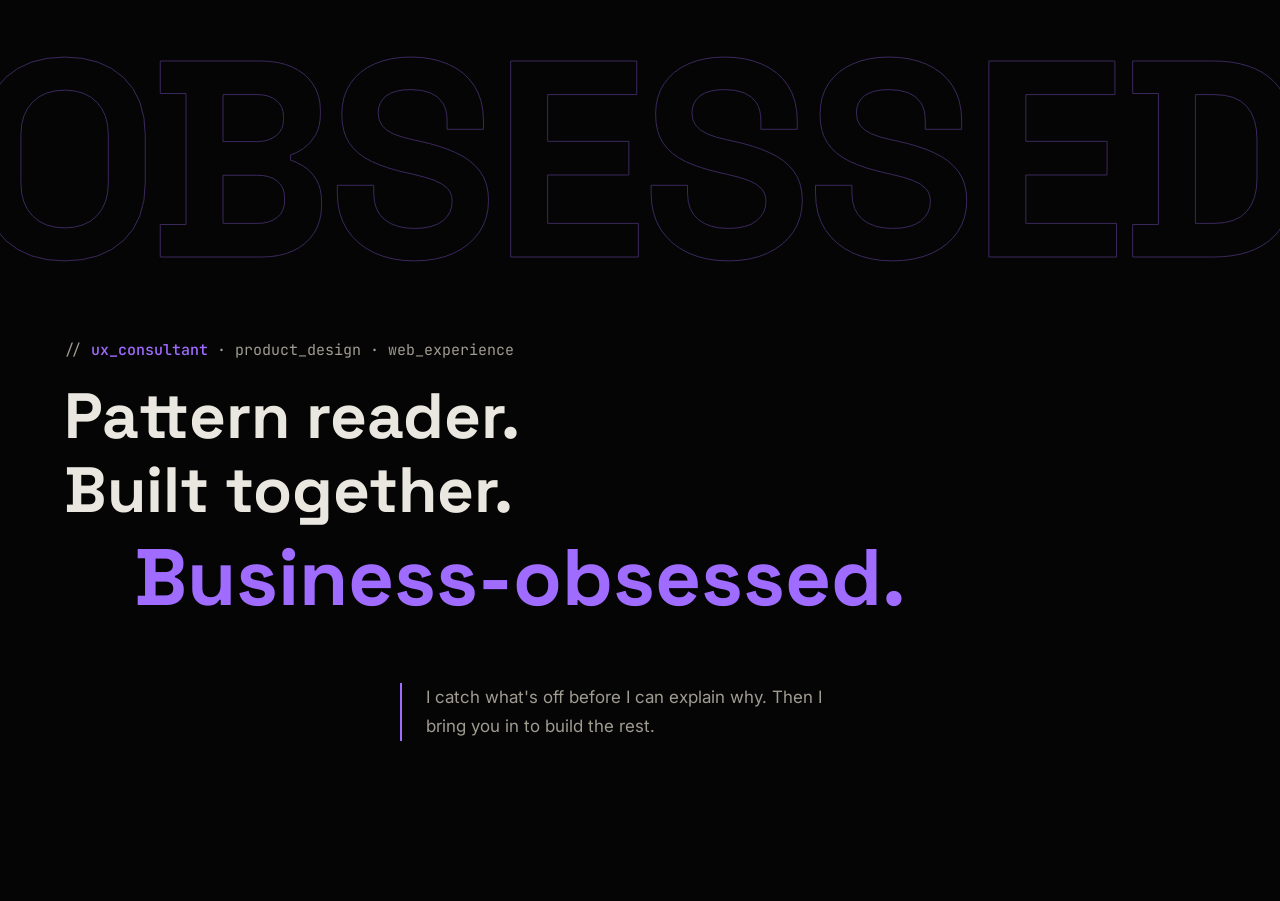
<file: reference/hero-pattern.html>
<!DOCTYPE html>
<html lang="en">
<head>
<meta charset="UTF-8">
<title>Hero — exact screenshot structure, real copy</title>
<link href="https://fonts.googleapis.com/css2?family=Space+Grotesk:wght@700&family=Inter:wght@400;500&family=JetBrains+Mono:wght@400;500&display=swap" rel="stylesheet">
<style>
  * { margin:0; padding:0; box-sizing:border-box; }
  body { background:#050505; color:#e9e7df; font-family:'Inter',sans-serif; overflow-x:hidden; }
  .hero { position:relative; padding:80px 0 160px; min-height:820px; }
  .ghost { position:absolute; top:20px; left:-30px; font-family:'Space Grotesk',sans-serif; font-weight:700; font-size:280px; line-height:1; color:transparent; -webkit-text-stroke:1px #a06bff; letter-spacing:-0.02em; z-index:0; opacity:0.35; }
  .eyebrow { position:relative; z-index:2; padding-left:64px; padding-top:260px; font-family:'JetBrains Mono',monospace; font-size:15px; color:#a09c92; }
  .eyebrow b { color:#a06bff; font-weight:500; }
  .headline { position:relative; z-index:2; padding-left:64px; margin-top:20px; }
  .headline .l1, .headline .l2 { font-family:'Space Grotesk',sans-serif; font-weight:700; font-size:64px; line-height:1.15; color:#e9e7df; }
  .headline .l3 { font-family:'Space Grotesk',sans-serif; font-weight:700; font-size:80px; line-height:1.15; color:#a06bff; margin-left:70px; margin-top:4px; }
  .sub { position:relative; z-index:2; margin-top:60px; margin-left:400px; max-width:440px; font-size:17px; line-height:1.7; color:#a09c92; padding-left:24px; border-left:2px solid #a06bff; }
  @media (max-width:900px){
    .ghost{ font-size:110px; top:10px; }
    .eyebrow, .headline{ padding-left:24px; }
    .eyebrow{ padding-top:110px; }
    .headline .l1, .headline .l2{ font-size:30px; } .headline .l3{ font-size:38px; margin-left:0; }
    .sub{ margin-left:24px; margin-top:32px; }
  }
</style>
</head>
<body>
<section class="hero">
  <div class="ghost">OBSESSED</div>
  <div class="eyebrow">// <b>ux_consultant</b> · product_design · web_experience</div>
  <div class="headline">
    <div class="l1">Pattern reader.</div>
    <div class="l2">Built together.</div>
    <div class="l3">Business-obsessed.</div>
  </div>
  <p class="sub">I catch what's off before I can explain why. Then I bring you in to build the rest.</p>
</section>
</body>
</html>
</file>
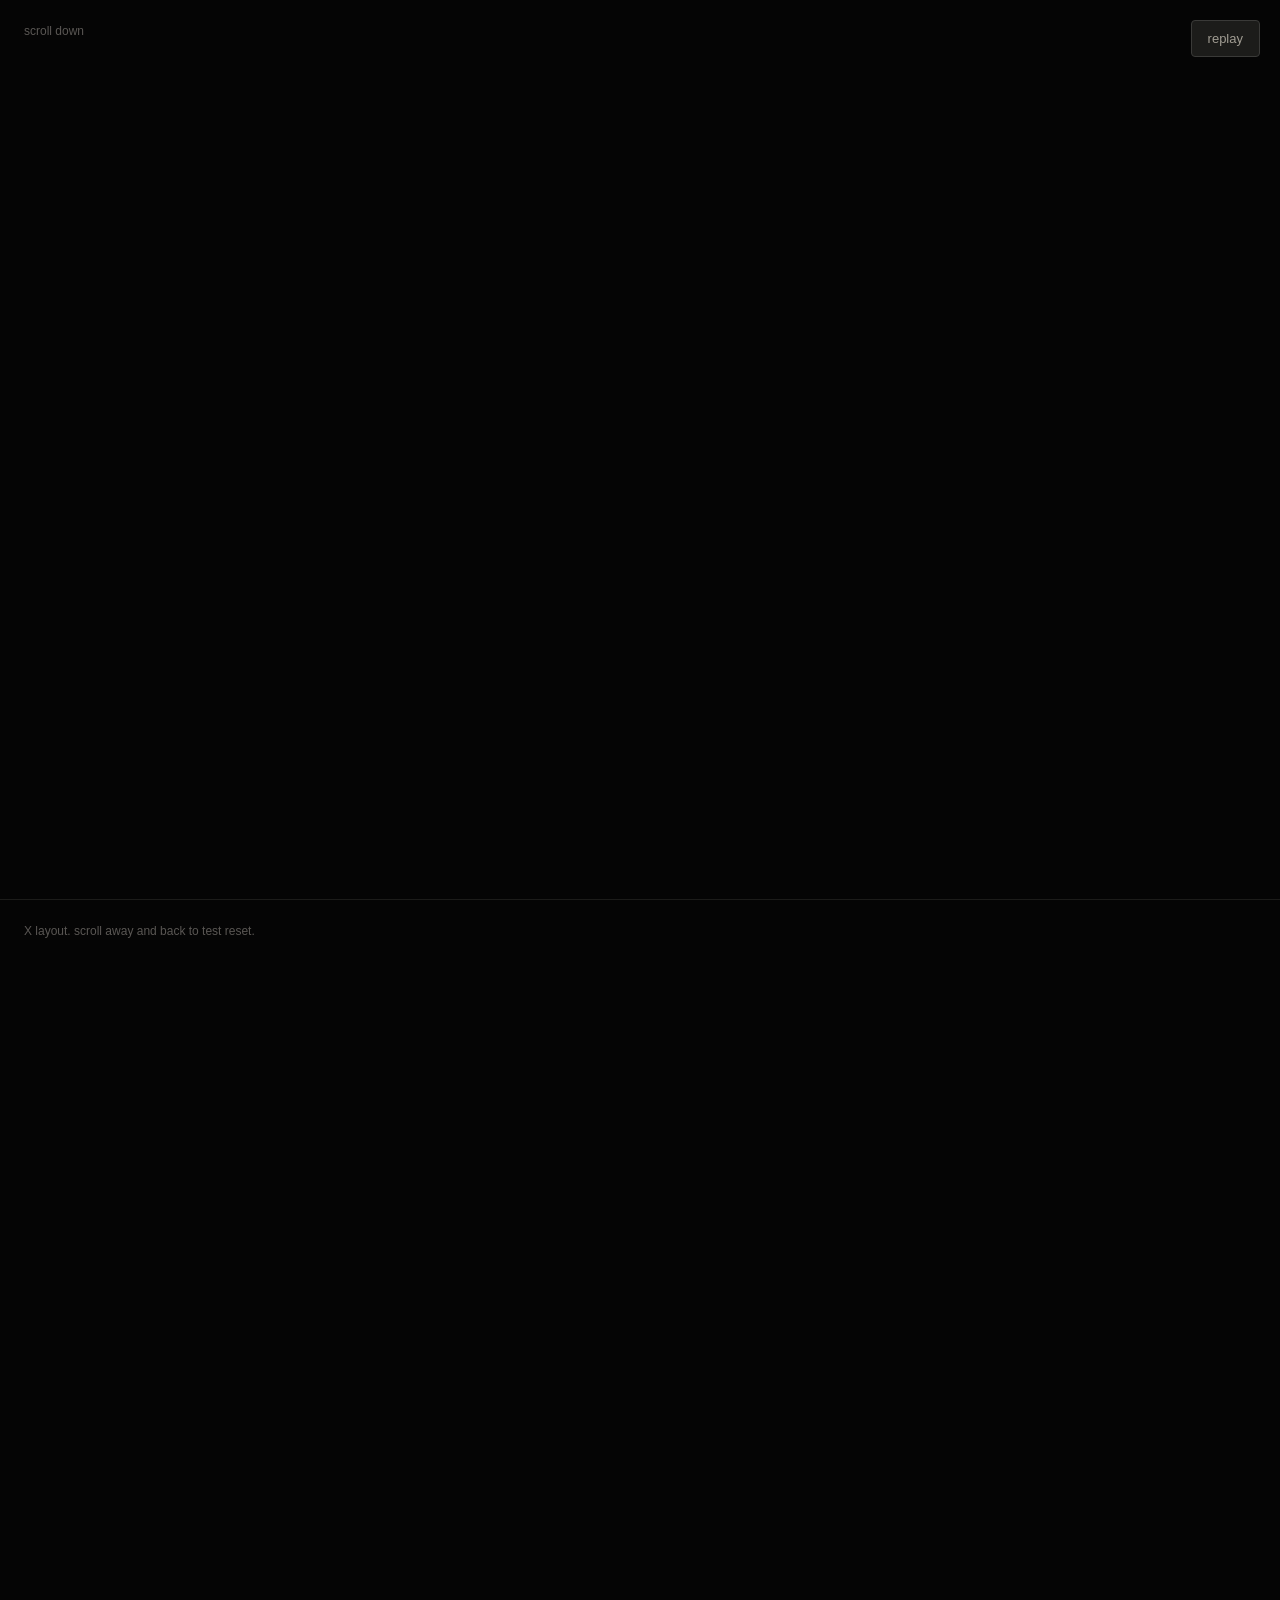
<file: reference/raindrop-v4.html>
<!DOCTYPE html>
<html lang="en">
<head>
<meta charset="UTF-8">
<title>Raindrop v4 — fixed ring animation, X layout, decoupled shape/stretch</title>
<style>
  * { margin:0; padding:0; box-sizing:border-box; }
  html { scroll-snap-type: y mandatory; }
  body { background:#050505; font-family:sans-serif; color:#e9e7df; }
  section { height:100vh; scroll-snap-align:start; scroll-snap-stop:always; display:flex; align-items:center; justify-content:center; position:relative; overflow:hidden; border-bottom:1px solid #1c1c1a; }
  .label { position:absolute; top:24px; left:24px; font-size:12px; color:#5a5754; }
  .replay { position:fixed; top:20px; right:20px; background:#1c1c1a; color:#a09c92; border:1px solid #3a3a38; padding:10px 16px; font-size:13px; cursor:pointer; border-radius:4px; z-index:10; }

  .stage { position:relative; width:600px; height:600px; max-width:90vw; max-height:90vw; }

  /* Wrapper handles vertical fall + squash/stretch, in true screen-space (not rotated) */
  .drop-wrap {
    position:absolute; left:50%; top:-50px; transform:translateX(-50%) scaleY(1);
    z-index:5; opacity:0;
  }
  .drop-wrap.falling {
    opacity:1;
    transition:top 1.2s cubic-bezier(.45,0,.4,1), transform 1.2s cubic-bezier(.45,0,.4,1);
    top:50%; transform:translateX(-50%) scaleY(1.4);
  }
  .drop-wrap.impact { transition:transform 0.16s ease-out, opacity 0.22s ease-out 0.05s; transform:translateX(-50%) scaleY(0.4); opacity:0; }

  /* Shape handles rotation only, isolated from the stretch above so it never skews */
  .drop-shape {
    width:12px; height:12px; background:#a06bff;
    box-shadow:0 0 14px 3px rgba(160,107,255,0.55);
    border-radius:50% 50% 50% 0; transform:rotate(135deg);
  }

  .impact-flash { position:absolute; top:50%; left:50%; width:6px; height:6px; border-radius:50%; background:#fff; transform:translate(-50%,-50%) scale(1); opacity:0; z-index:4; }
  .impact-flash.flash { transition:transform 0.4s ease-out, opacity 0.4s ease-out; transform:translate(-50%,-50%) scale(6); opacity:0; }

  /* Ring starts at an explicit 0x0 so the transition to 440px actually animates */
  .ring { position:absolute; top:50%; left:50%; width:0; height:0; border:3px solid #a06bff; border-radius:50%; transform:translate(-50%,-50%); opacity:0; filter:blur(0px); }

  .node { position:absolute; top:50%; left:50%; opacity:0; color:#e9e7df; font-size:20px; font-weight:700; white-space:nowrap; text-align:center; cursor:pointer; z-index:2; transform:translate(-50%,-50%) scale(0.3); filter:blur(8px); transition:opacity 0.9s ease, transform 1.3s cubic-bezier(.34,1.56,.64,1), filter 1.1s ease-out; }
  .node .hook { font-size:11px; color:#7a7770; font-weight:400; margin-top:4px; }
  .node:hover, .node:focus { color:#a06bff; }
  .node.placed { opacity:1; filter:blur(0px); }
  .stage.hovering .node:not(:hover) { opacity:0.25 !important; }

  .preview { position:absolute; top:50%; left:50%; width:80px; height:52px; transform:translate(-50%,-50%) scale(0.3); opacity:0; border-radius:12px; overflow:hidden; z-index:6; pointer-events:none; transition:opacity .4s ease, transform .5s cubic-bezier(.2,.8,.2,1); }
  .preview.active { opacity:1; transform:translate(-50%,-50%) scale(1); width:320px; height:200px; }
  .preview::before { content:""; position:absolute; inset:-40px; filter:blur(40px); opacity:0.5; border-radius:50%; }
  .preview .bar { height:12%; }
  .preview .body { height:88%; display:flex; flex-direction:column; justify-content:center; gap:8px; padding:0 20px; }
  .preview .body span { display:block; height:8px; border-radius:4px; opacity:0.7; }
  .preview.nitefind::before { background:radial-gradient(circle,#b04ad6,transparent 65%); } .preview.nitefind .body { background:#12081a; } .preview.nitefind .bar { background:#2a0f3a; } .preview.nitefind .body span { background:#b04ad6; }
  .preview.smiteforge::before { background:radial-gradient(circle,#e0b84a,transparent 65%); } .preview.smiteforge .body { background:#0d0a03; } .preview.smiteforge .bar { background:#2b2205; } .preview.smiteforge .body span { background:#e0b84a; }
  .preview.zentra::before { background:radial-gradient(circle,#4a8fd6,transparent 65%); } .preview.zentra .body { background:#0d1a26; } .preview.zentra .bar { background:#173049; } .preview.zentra .body span { background:#4a8fd6; }
  .preview.amun::before { background:radial-gradient(circle,#8f8f8f,transparent 65%); } .preview.amun .body { background:#0a0a0a; } .preview.amun .bar { background:#222; } .preview.amun .body span { background:#8f8f8f; }
</style>
</head>
<body>

<button class="replay" onclick="location.reload()">replay</button>
<section id="spacer1"><div class="label">scroll down</div></section>

<section id="work">
  <div class="label">X layout. scroll away and back to test reset.</div>
  <div class="stage" id="stage">
    <div class="drop-wrap" id="dropWrap"><div class="drop-shape"></div></div>
    <div class="impact-flash" id="flash"></div>
  </div>
</section>

<section id="spacer2"></section>

<script>
const stage = document.getElementById('stage');
const dropWrap = document.getElementById('dropWrap');
const flash = document.getElementById('flash');

// X layout: 45/135/225/315 instead of cardinal 0/90/180/270 -- same equal-angle,
// equal-radius rule, just rotated 45deg so it reads as an X, not a cross.
const projects = [
  { key:'nitefind', name:'Nitefind', hook:'too many options, not enough certainty', angle:-45, radius:220 },
  { key:'smiteforge', name:'SmiteForge', hook:'one brand, two very different platforms', angle:45, radius:220 },
  { key:'zentra', name:'Zentra', hook:'saving money without losing motivation', angle:135, radius:220 },
  { key:'amun', name:'Amun', hook:'still being built', angle:225, radius:220 },
];

projects.forEach(p => {
  const el = document.createElement('div');
  el.className = 'node';
  el.tabIndex = 0;
  el.innerHTML = `<div>${p.name}</div><div class="hook">${p.hook}</div>`;
  stage.appendChild(el);
  p.el = el;

  const preview = document.createElement('div');
  preview.className = 'preview ' + p.key;
  preview.innerHTML = `<div class="bar"></div><div class="body"><span style="width:70%"></span><span style="width:45%"></span></div>`;
  stage.appendChild(preview);

  const on = () => { stage.classList.add('hovering'); preview.classList.add('active'); };
  const off = () => { stage.classList.remove('hovering'); preview.classList.remove('active'); };
  el.addEventListener('mouseenter', on);
  el.addEventListener('mouseleave', off);
  el.addEventListener('focus', on);
  el.addEventListener('blur', off);
});

function targetTransform(angle, radius) {
  const rad = angle * Math.PI / 180;
  const x = radius * Math.cos(rad);
  const y = radius * Math.sin(rad);
  return `translate(${x}px, ${y}px)`;
}

let played = false;
let timers = [];
function clearTimers() { timers.forEach(t => clearTimeout(t)); timers = []; }

function resetSequence() {
  played = false;
  clearTimers();
  dropWrap.classList.remove('falling', 'impact');
  dropWrap.style.opacity = '0';
  flash.classList.remove('flash');
  stage.querySelectorAll('.ring').forEach(r => r.remove());
  projects.forEach(p => {
    p.el.classList.remove('placed');
    p.el.style.transform = 'translate(-50%,-50%) scale(0.3)';
  });
}

function playSequence() {
  if (played) return;
  played = true;

  timers.push(setTimeout(() => { dropWrap.classList.add('falling'); }, 30));

  timers.push(setTimeout(() => {
    dropWrap.classList.add('impact');
    flash.classList.add('flash');

    let delay = 0;
    [1, 2, 3, 4].forEach(() => {
      const ring = document.createElement('div');
      ring.className = 'ring';
      const r1 = 48 + Math.random()*6, r2 = 48 + Math.random()*6, r3 = 48 + Math.random()*6, r4 = 48 + Math.random()*6;
      ring.style.borderRadius = `${r1}% ${r2}% ${r3}% ${r4}%`;
      stage.insertBefore(ring, stage.firstChild);
      timers.push(setTimeout(() => {
        ring.style.transition = 'width 1.5s ease-out, height 1.5s ease-out, opacity 1.5s ease-out, filter 1.5s ease-out, border-width 1.5s ease-out';
        ring.style.opacity = '0.55';
        ring.offsetHeight;
        ring.style.width = ring.style.height = (400 + Math.random()*60) + 'px';
        ring.style.opacity = '0';
        ring.style.filter = 'blur(5px)';
        ring.style.borderWidth = '0.5px';
      }, delay));
      delay += 420;
    });

    projects.forEach((p, i) => {
      timers.push(setTimeout(() => {
        p.el.style.transform = `translate(-50%,-50%) ${targetTransform(p.angle, p.radius)} scale(1)`;
        p.el.classList.add('placed');
      }, i * 50));
    });
  }, 1220));
}

const observer = new IntersectionObserver((entries) => {
  entries.forEach(entry => {
    if (entry.isIntersecting) playSequence();
    else resetSequence();
  });
}, { threshold: 0.9 });
observer.observe(document.getElementById('work'));
</script>

</body>
</html>
</file>
<file: css/style.css>
/* Kristian Davis portfolio — base tokens, resets, keyframes.
   Layout and colour live as inline styles on the elements themselves; the rules below are
   only the things an inline style cannot express: resets, custom properties, keyframes, and
   the hover/focus/active states. */
/* #a06bff is THE purple. One violet on the whole site, at every size, for decoration (ghost
   words, strokes, glows, rules, focus ring) and for text. Set by the owner on 2026-09-05, after
   two design passes argued that two purples a shade apart read as a mistake rather than as a
   system: the lighter --accent-text (#b48cff) is gone, and so is Nitefind's project violet.
   The contrast trade-off that kept --accent-text alive is real and is now a known, accepted
   cost: #a06bff on the soft-black base is 5.86:1, which clears AA at any size and AAA at large
   sizes, but sits under the 7:1 AAA bar for body-size text -- the hero sub copy is the one
   place that lands. Do not reintroduce a second violet to fix it; raise #a06bff itself, and
   change it in the one place below. Smiteforge gold and Zentra green are not purples and are
   untouched. */
/* Background system: one continuous soft-black environment. --bg is the only page background;
   the two raised surfaces are for genuinely lifted panels (menus, image frames) and nothing else.
   --hairline replaces the old flat #1c1c1a so dividers ride on top of the base rather than
   fighting it. The purple atmosphere lives on body as fixed radial light, ~4-5% peak alpha:
   light absorbed into the dark, not a gradient background. */
:root{
  --accent:#a06bff; --accent-rgb:160,107,255;
  --bg:#09090B; --bg-raise-1:#0D0D11; --bg-raise-2:#111116;
  --hairline:rgba(255,255,255,.08);
}
  *{ margin:0; padding:0; box-sizing:border-box; }
  /* smooth on every breakpoint -- an instant/auto mobile override was tried here and reverted
     the same week: an abrupt, unglided snap is what read as "fighting the scroll" on a phone,
     not the smooth motion itself. proximity (not mandatory) is the other half of this -- see the
     "easy to get wrong" note in CLAUDE.md for why mandatory measurably breaks scrolling here. */
  html{ scroll-behavior:smooth; }
  /* html carries the base colour so body's background is NOT propagated to the canvas -- with
     propagation the pools below are positioned against the viewport-sized root box and all
     collapse into the first screen. Owning the base here keeps body's box (the full document)
     as the positioning area. */
  html{ background:var(--bg); }
  body{
    background-color:transparent;
    /* Mood lighting, not a background colour: a handful of wide, low-alpha pools scattered down
       the document (attachment:scroll, so they are pinned to the page, not the viewport) plus
       the hero's own light in #hero::before. Each pool should read as a lift in the black, never
       as a purple area. */
    background-image:
      radial-gradient(900px 620px at 14% 30%, rgba(var(--accent-rgb),.058), rgba(var(--accent-rgb),0) 72%),
      radial-gradient(1000px 640px at 93% 51%, rgba(var(--accent-rgb),.052), rgba(var(--accent-rgb),0) 72%),
      radial-gradient(760px 540px at 32% 73%, rgba(var(--accent-rgb),.045), rgba(var(--accent-rgb),0) 74%),
      radial-gradient(880px 600px at 78% 92%, rgba(var(--accent-rgb),.055), rgba(var(--accent-rgb),0) 72%);
    background-attachment:scroll; background-repeat:no-repeat;
    color:#e9e7df; font-family:'Inter',sans-serif; line-height:1.6; -webkit-font-smoothing:antialiased; overflow-x:hidden; }
  a{ color:inherit; text-decoration:none; }
  /* a[href], not a: the Amun entries are anchors with no href on purpose, and the bare
     a:hover lit them up as though they went somewhere. */
  @media (hover:hover){ a[href]:hover{ color:var(--accent); } }
  summary{ list-style:none; }
  summary::-webkit-details-marker{ display:none; }
  ::selection{ background:rgba(var(--accent-rgb),.35); color:#fff; }
  :focus-visible{ outline:3px solid var(--accent); outline-offset:3px; border-radius:2px; box-shadow:0 0 0 6px rgba(9,9,11,.9); }
  /* Hero: the light sits in the top-right quadrant, off the headline, so the type reads against
     clean black and the corner carries the glow. */
  #hero::before{
    content:''; position:absolute; inset:0; z-index:0; pointer-events:none;
    background:radial-gradient(ellipse 58% 64% at 84% 12%, rgba(var(--accent-rgb),.085), rgba(var(--accent-rgb),0) 70%);
  }
  @property --reveal{ syntax:'<percentage>'; inherits:false; initial-value:0%; }
  
  
  
  
  
  @keyframes listenPulse{
    0%{ width:10px; height:10px; opacity:.5; }
    70%{ opacity:0; }
    100%{ width:52px; height:52px; opacity:0; }
  }

@keyframes btnGlowPulse{
  0%,100%{ opacity:.34; }
  50%{ opacity:.92; }
}
/* The pulse is the only thing telling a visitor the email button is live. Under reduced motion the
   global rule collapses every animation to 0.01ms, which parked the glow on its dimmest keyframe
   and read as no glow at all; holding it static instead read as a flat purple aura -- which is what
   iOS shows, since Reduce Motion and Low Power Mode both set the query. An opacity-only breathe
   carries no movement, so it is safe here: slower and gentler than the default, but alive. */
@keyframes btnGlowBreathe{
  0%,100%{ opacity:.5; }
  50%{ opacity:.85; }
}
@media (prefers-reduced-motion:reduce){
  .i14-glow{ animation:btnGlowBreathe 6s ease-in-out infinite !important; animation-duration:6s !important; animation-iteration-count:infinite !important; }
}
/* On a phone the glow is physically smaller, so it gets more spread. Radius matches the button so
   the aura reads as coming off the button's edge, not off a square behind it. */
@media (max-width:900px){
  .i14-glow{ border-radius:4px; box-shadow:0 0 26px 6px rgba(var(--accent-rgb),.5) !important; }
}

/* --- interactive states ---
   Hover is wrapped in (hover:hover). A touchscreen has no hover state to leave, so :hover
   latches on tap and the element stays lit until the next tap lands elsewhere, which reads as
   a stuck element rather than as feedback. Focus rules stay outside the query: keyboard focus
   has to answer on every device, and a phone with a keyboard attached is a real thing.
   .i8 is the Amun dropdown entry. It was dropped while Amun had no page and so no href;
   it is back now that the entry is a real link. */
.i1:focus-visible{ top:16px !important; }
.i3:focus-visible, .i10:focus-visible, .i11:focus-visible{ background-size:100% 1px !important; color:#e9e7df !important; }
.i14:focus-visible{ border-color:var(--accent) !important; color:var(--accent) !important; background-size:100% 100% !important; }
.i14:focus-visible .i14-glow{ animation:none !important; opacity:.92 !important; }
@media (hover:hover){
  .i1:hover{ top:16px !important; }
  .i3:hover, .i10:hover, .i11:hover{ background-size:100% 1px !important; color:#e9e7df !important; transform:translateY(-2px) !important; }
  .i4:hover{ color:#e9e7df !important; }
  .i5:hover{ color:#e9e7df !important; background:rgba(255,255,255,.06) !important; }
  .i6:hover{ color:#e9e7df !important; background:rgba(255,255,255,.06) !important; }
  .i7:hover{ color:#e9e7df !important; background:rgba(255,255,255,.06) !important; }
  .i8:hover{ color:#e9e7df !important; background:rgba(255,255,255,.06) !important; }
  .i9:hover{ color:#e9e7df !important; }
  .i14:hover{ border-color:var(--accent) !important; color:var(--accent) !important; background-size:100% 100% !important; }
  .i14:hover .i14-glow{ animation:none !important; opacity:.92 !important; }
  .i15:hover{ color:#e9e7df !important; border-color:var(--accent) !important; }
  .i16:hover{ color:var(--accent) !important; border-color:var(--accent) !important; background-size:100% 100% !important; }
  .i17:hover{ color:var(--accent) !important; border-color:var(--accent) !important; background-size:100% 100% !important; }
  .i18:hover{ color:var(--accent) !important; border-color:var(--accent) !important; background-size:100% 100% !important; }
}

@media (prefers-reduced-motion: reduce){
  html{ scroll-behavior:auto; }
  *, *::before, *::after{ animation-duration:.01ms !important; animation-iteration-count:1 !important; transition-duration:.01ms !important; }
}

/* --- work bands (added with the new work section) --- */
/* Liquid settle: the row lands, compresses, and rebounds, the way a surface absorbs
   something dropped onto it. Vertical, not lateral, so it reads as descent. */
@keyframes bandFall{
  0%{ transform:translateY(-14px) scaleY(1.05) skewX(0deg); }
  38%{ transform:translateY(0) scaleY(.965) skewX(-.35deg); }
  62%{ transform:translateY(0) scaleY(1.018) skewX(.18deg); }
  82%{ transform:translateY(0) scaleY(.995) skewX(-.07deg); }
  100%{ transform:translateY(0) scaleY(1) skewX(0deg); }
}

/* On desktop, a shared row height and one continuous divider between bands is enough for the
   title/decision/screenshot to read as one project. Stacked on mobile that same divider-only
   approach left title, tags, "the decision" label and the image reading as separate floating
   text blocks with no shared edge tying them together. Each band becomes its own bordered card
   instead -- the divider that used to separate rows becomes the gap BETWEEN cards. #bands' own
   border-top is dropped at the same breakpoint: at this width it sat only ~9px under #workGhost
   (measured), close enough to read as a line drawn through the ghost word itself; the top of the
   first card provides its own edge now, further down, so nothing is lost. */
@media (max-width:900px){
  #bands{ border-top:0 !important; margin-top:20px; }
  [data-band]{
    display:block !important; margin:0 clamp(16px,4vw,20px) 16px !important;
    border:1px solid rgba(255,255,255,.08) !important; border-radius:16px !important;
    background:rgba(255,255,255,.018) !important;
  }
  [data-band]:last-of-type{ margin-bottom:clamp(16px,4vw,20px) !important; }
  [data-band] > div{ padding:0 !important; }

  /* The cover runs full-bleed across the top of the card and every word sits beneath it. The
     artwork is a landscape composition now, so a narrow left-hand column would have shrunk it
     to a ~110px-wide sliver; across the top it stays the largest thing in the card. */
  [data-band] [data-row]{
    display:grid !important;
    grid-template-columns:minmax(0,1fr) !important;
    grid-template-rows:auto auto auto !important;
    align-items:start !important;
    gap:0 !important;
  }
  /* title + tagline + tags */
  [data-band] [data-row] > div:nth-of-type(2){ grid-column:1; grid-row:2; padding:20px clamp(16px,4vw,20px) 0; }
  /* the decision */
  [data-band] [data-row] > div:nth-of-type(3){
    grid-column:1; grid-row:3;
    margin:18px clamp(16px,4vw,20px) 20px;
    padding:16px 0 0 0 !important;
    border-left:0 !important; border-top:1px solid rgba(255,255,255,.08);
  }
  /* Full-bleed to the card's own edges: the card clips it (overflow:hidden on the band), so the
     cover carries the card's top corners and needs no ring or shadow of its own. */
  [data-band] [data-shot]{
    grid-column:1; grid-row:1; align-self:stretch !important;
    width:auto !important; aspect-ratio:4/3 !important; min-height:0;
    margin:0 !important;
    border-radius:15px 15px 0 0 !important; border-right:0 !important;
    box-shadow:none !important;
    background:rgba(255,255,255,.03) !important;
  }

  [data-band] h3{ font-size:clamp(22px,6vw,28px) !important; }
  [data-band] [data-row] > div:nth-of-type(2) p{ font-size:14px !important; }
}

/* Tablet and small laptops. The three-column desktop row assumed a ~116px image; at 440px the
   two text columns are squeezed to ~240px each and the tags wrap to four lines. The cover keeps
   its own column and the copy stacks beside it instead. */
@media (min-width:900.02px) and (max-width:1160px){
  [data-band] [data-row]{
    grid-template-columns:clamp(220px,26vw,320px) minmax(0,1fr) !important;
    grid-template-rows:auto auto !important;
    align-items:center !important;
  }
  /* width:100%, not the inline clamp: the inline width is 30vw against a 26vw track, so the
     cover overflowed its own column by 36-46px and painted over the first characters of every
     line of copy (it carries position:relative; the copy divs do not). It fills the track. */
  [data-band] [data-shot]{ grid-column:1 !important; grid-row:1 / -1 !important; width:100% !important; }
  [data-band] [data-row] > div:nth-of-type(2){ grid-column:2; grid-row:1; }
  [data-band] [data-row] > div:nth-of-type(3){
    grid-column:2; grid-row:2;
    margin-top:18px; padding-left:0 !important;
    border-left:0 !important; border-top:1px solid rgba(255,255,255,.08); padding-top:18px;
  }
}

/* Skills: three groups, three explicit columns. auto-fit was opening a fourth track on wide
   viewports and leaving the old fourth column's slot empty. Below 640px the three sit as a
   stack rather than a 2+1 grid, which would reintroduce the same hole. The stack starts at
   1100px, not 640: between those widths the about section is two columns, so the copy column is
   ~400px and three tracks came out 117px wide -- every list wrapped to three lines. */
@media (max-width:1100px){
  #skills{ grid-template-columns:minmax(0,1fr) !important; gap:18px !important; }
}

/* --- hero water surface ---
   What sits under the divider is violet light caught on a dark wet surface, not a mirrored
   word: overlapping shallow ellipses anchored to the impact point, a few blurred streaks, and
   a vertical mask that kills the bottom third (see #heroPool in index.html). The impact
   response -- bloom out of the hit, settle at 60% of peak -- is poolBloom in main.js. */

/* Nav items sat on different boxes: the three links are inline-block with a 5px underline gutter
   while "work" is an inline-flex summary with none, so their text baselines and heights
   disagreed. One row, centred, with the same gutter on every item. */
nav ul#navMenu, nav ul.navlist{ align-items:center !important; }
nav ul#navMenu > li, nav ul.navlist > li{ display:flex; align-items:center; }
nav ul#navMenu > li > a, nav ul#navMenu summary,
nav ul.navlist > li > a, nav ul.navlist summary{
  display:inline-flex !important; align-items:center; padding-bottom:5px; line-height:1;
}

/* Eyebrow pinned near the top (position:absolute, top:9vh, set in index.html); the headline +
   sub copy block is centred on the hero's own vertical midpoint (position:absolute, top:50%,
   transform:translateY(-50%)), independent of the eyebrow's height -- the two used to share a
   flex column, which meant the eyebrow ate space from the top and biased the "centred" block
   downward by roughly half the eyebrow's own height. Absolute positioning for both removes that
   bias at every viewport, so no breakpoint-specific centring math is needed here any more. */

/* --- hero scroll cue ---
   The cue is lifted out of the hero's vertical stack and pinned to the bottom of the viewport:
   in flow it sat wherever the copy above it ended, which on a tall screen was the middle of the
   page. Fixed, it holds its place while the hero is on screen -- the "sticky until you scroll
   past" behaviour -- and retires once the hero is behind you (data-past, set in initNavReveal).
   The horizontal padding is the hero's own column calc, so the right-aligned cue lands on the
   same right edge as the headline block above it.
   It starts hidden: the ripple front that crosses the payoff and then the sub copy carries on
   into it, so the cue is the last thing the wave lights (data-lit, set in heroHandoff). */
#heroFoot{
  position:fixed; left:0; right:0; bottom:clamp(24px,4vh,44px);
  padding:0 calc(max(0px, (100% - 1280px) / 2) + clamp(24px,5vw,64px));
  margin:0; pointer-events:none;
  opacity:0; transform:translateY(14px);
  transition:opacity .85s ease, transform .95s cubic-bezier(.19,1,.22,1);
}
#heroFoot > a{ pointer-events:auto; }
#heroFoot[data-lit="true"]{ opacity:1; transform:none; }
#heroFoot[data-past="true"]{ opacity:0; transform:translateY(10px); pointer-events:none; }
/* A slow rise and settle -- the same unhurried pace as the pool idle, not an attention-grab.
   On the link, while the reveal transform sits on the wrapper, so the two never fight. */
@keyframes ctaBounce{
  0%, 100%{ transform:translateY(0); }
  50%{ transform:translateY(-5px); }
}
#heroFoot[data-lit="true"]:not([data-past="true"]) .i-scroll{
  animation:ctaBounce 2.8s ease-in-out infinite;
}
@media (prefers-reduced-motion:reduce){
  #heroFoot{ opacity:1; transform:none; }
  #heroFoot .i-scroll{ animation:none !important; }
}
.i-scroll:focus-visible{ border-color:var(--accent) !important; gap:18px !important; }
@media (hover:hover){ .i-scroll:hover{ border-color:var(--accent) !important; gap:18px !important; } }

/* The work dropdown is right-aligned under the "work" item, which sits about 178px from the
   left on a 320px screen. min-width:200px then put its own left edge at -16px, so the project
   dots and the left of every project name were off the side of the display, with nothing to
   scroll to because overflow to the left is not reachable. The menu asks for 137px, so below
   420px it is allowed to be as wide as it needs and no wider. */
@media (max-width:420px){
  nav details > ul{ min-width:0 !important; }
}

/* --- about ---
   Source order is copy-then-photo now. The skills list moved out of the photo column and sits
   under the body copy, so the left column is one continuous read: heading, rule, paragraphs,
   skills. The photo column stretches (align-items:stretch on .about-row) to exactly the height
   of that copy and takes an equal share of the width, so it reads as a slab matched to the text
   block rather than a thumbnail beside it. --- */
@media (min-width:900.02px){
  .about-text{ order:1; flex:1 1 0 !important; }
  .about-media{ order:2; flex:1 1 0 !important; align-items:flex-start !important; }
  /* The slab follows the copy's height only up to a point. Stretched, a short-and-narrow window
     made the box far taller than the 4:5 source and cover scaled by height, cropping ~30% off
     the sides. Pinned near the source ratio it never crops more than a few percent, and
     max-height keeps it from outgrowing the copy beside it. */
  .about-media > div{
    flex:0 0 auto !important; width:100%; aspect-ratio:4/4.8;
    min-height:0 !important; max-height:100%;
  }
}
@media (max-width:900px){
  /* Stacked, the photo has no sibling to take its height from, so it gets an explicit ratio.
     It follows the copy and the skills list -- the BIO ghost sits behind the heading at the top
     of the section, which is text over a decorative stroke, not an opaque block covering it. */
  .about-row{ align-items:flex-start !important; }
  .about-text{ order:1; flex:1 1 100% !important; }
  .about-media{ order:2; flex:1 1 100% !important; max-width:none !important; margin-top:clamp(10px,3vw,22px) !important; }
  .about-media > div{ aspect-ratio:4/5; min-height:0 !important; }
}
/* Tablet: the photo is a 4:5 portrait, so a 3/2 landscape box cropped away roughly half of it.
   Near the source ratio it stays a wide slab beside nothing and still shows the whole frame. */
@media (max-width:900px) and (min-width:640.02px){
  .about-media > div{ aspect-ratio:4/4.6; }
}
@media (max-width:520px){
  .about-media > div{ aspect-ratio:4/4.4; }
}

@media (max-width:640px){
  .nav-role{ display:none !important; }
}

/* --- mobile: nav links need a real tap target, not a 13px line of text --- */
@media (max-width:900px){
  nav ul{ gap:clamp(14px,3.6vw,22px) !important; }
  nav ul a, nav ul summary{ padding-top:10px !important; padding-bottom:10px !important; }
  #contact{ min-height:auto !important; padding-bottom:clamp(72px,16vw,120px) !important; }
  /* same split as desktop: the full gap sits above #about, half of it either side of the
     #about/#contact seam */
  #about{ padding-top:clamp(72px,14vw,110px) !important; padding-bottom:clamp(36px,7vw,55px) !important; }
  #contact{ padding-top:clamp(36px,7vw,55px) !important; }
}
/* Ghost words are decorative; on narrow screens they were wider than the viewport and forced
   a horizontal scroll on some Android browsers. */
@media (max-width:600px){
  #heroGhost{ font-size:clamp(64px,17vw,110px) !important; }
  #workGhost{ font-size:clamp(84px,26vw,180px) !important; }
}

/* --- mobile headline: two lines per phrase, on purpose ---
   Measured in Space Grotesk 700: "People don't experience" is 11.0x the font size once the
   negative tracking is counted. Below 623px the phrase can no longer hold a single line, so from
   620px down the break is switched on and the size is driven by viewport width (7.6vw) so the
   longer of the two lines always clears the available column. The indents are dropped there to
   reclaim the width, and the reflection is kept on identical metrics so it stays in register. */
/* One line above the mobile breakpoint, two below it. "People don't experience your design."
   is 16.96em wide; against the ~327px column a 375px phone gives it, one line would mean a
   19px headline, so below 900px the break is switched on and the phrase takes two lines. */
br[data-mob]{ display:none; }
@media (max-width:900px){ br[data-mob]{ display:inline; } }
@media (max-width:620px){
  #heroHeadline{
    /* Upper bound is 41px, not 34px: 6.6vw crosses 41px at 621px, so the size is continuous
       across the breakpoint instead of jumping 20% on a 1px change. */
    font-size:clamp(22px,7.6vw,41px) !important;
    letter-spacing:-.038em !important;
    max-width:none !important;
    margin-left:0 !important;
  }
  #heroHeadline [data-line="b"], #heroHeadline [data-line="c"]{ margin-left:clamp(12px,3.4vw,26px) !important; }
  #heroPool{ left:0 !important; width:min(100%,420px) !important; height:clamp(80px,20vw,100px) !important; }
}

/* --- work bands: the project title picks up its own project colour on hover, not the
   site accent. The whole band is an <a>, so the global a:hover rule was tinting the
   inherited h3 purple regardless of which project it belonged to.
   Nitefind used to carry its own violet (#b04ad6 edge and flood, #cf82ea title and label,
   #a259ff on its case study). It was a lighter purple than the accent, so next to #a06bff it
   read as a second, weaker accent rather than as a project colour, most obviously on the word
   Nitefind itself. It is --accent now. Gold and green are nothing like the accent and keep
   theirs. --- */
[data-band] h3{ transition:color .35s ease; }
/* Gated on (hover:hover). Amun is listed now that its page is built and its band is a real
   link. Its title takes #6590be, the same value its case study sets as --accent, so the
   project has one blue rather than a second one a shade apart. The brand navy #375b83 is
   2.83:1 and fails even the 3:1 large-text floor, which is why it is not used here. */
[data-band="amun"]:focus-visible h3{ color:#6590be !important; } /* 5.96:1 */
[data-band="nitefind"]:focus-visible h3{ color:var(--accent) !important; }
[data-band="smiteforge"]:focus-visible h3{ color:#e0b84a !important; } /* 10.8:1 */
[data-band="zentra"]:focus-visible h3{ color:#4fbf82 !important; } /* 8.8:1 */
[data-band]:focus-visible{ color:#e9e7df; }
@media (hover:hover){
  [data-band]:hover{ color:#e9e7df; }
  [data-band="amun"]:hover h3{ color:#6590be !important; } /* 5.96:1 */
  [data-band="nitefind"]:hover h3{ color:var(--accent) !important; }
  [data-band="smiteforge"]:hover h3{ color:#e0b84a !important; } /* 10.8:1 */
  [data-band="zentra"]:hover h3{ color:#4fbf82 !important; } /* 8.8:1 */
}

/* --- one continuous scroll ---------------------------------------------------------------
   Scroll snapping (even proximity) is what made the page feel like it was taking the scroll
   away from you, most obviously on a phone where a swipe would be pulled back to a section
   edge instead of carrying. Removed entirely; nothing else here depends on it. */

/* --- hero rhythm ---
   The second phrase sits the same distance from the payoff beneath it as it does from the
   phrase above it. */
#heroHeadline [data-line="b"]{ margin-top:clamp(10px,1.2vw,18px); }

/* --- mobile nav: everything collapses into one dropdown, with the project list as a second
   dropdown nested inside it --- */
@media (max-width:900px){
  nav{ position:relative; }
  #navToggle{ display:inline-flex !important; }
  nav[data-open="true"] #navToggle{ border-color:var(--accent) !important; color:var(--accent) !important; }
  nav[data-open="true"] #navToggle span{ transform:rotate(180deg); }
  #navMenu{
    display:none !important; position:absolute; top:calc(100% + 12px);
    left:clamp(16px,4vw,24px); right:clamp(16px,4vw,24px); z-index:20;
    flex-direction:column; align-items:stretch; gap:0 !important;
    padding:6px; border:1px solid rgba(255,255,255,.08); border-radius:14px; background:var(--bg-raise-1);
    box-shadow:0 28px 60px -22px rgba(0,0,0,.95);
  }
  nav[data-open="true"] #navMenu{ display:flex !important; }
  #navMenu > li{ border-bottom:1px solid #141413; }
  #navMenu > li:last-child{ border-bottom:0; }
  #navMenu > li > a, #navMenu > li summary{
    display:flex !important; align-items:center; justify-content:space-between;
    min-height:48px; padding:12px 14px !important; font-size:14px !important;
  }
  /* the nested project list drops into the flow of the panel rather than floating beside it */
  #navMenu details > ul{
    position:static !important; min-width:0 !important; margin:0 0 8px !important;
    padding:0 0 0 14px !important; border:0 !important; background:transparent !important;
    box-shadow:none !important; gap:0 !important;
  }
  #navMenu details > ul a{ min-height:44px; font-size:13px !important; padding:10px 12px !important; }
}

/* --- mobile hero: more air between the eyebrow, the headline and the sub-line, and a
   shallower reflection well so nothing is pushed under the fold --- */
@media (max-width:900px){
  /* Stacked from the top: the eyebrow is absolutely positioned (out of #hero's flex flow, see
     index.html) so it costs the centred block nothing. --hero-pad-x drives the eyebrow's own
     left (set inline in index.html), so overriding it here keeps it aligned to this narrower
     gutter instead of the desktop 1280px-column math. The bottom padding reserves the band the
     fixed scroll cue occupies, so justify-content:center on #hero (set in index.html) centres
     .hero-block in the space above it rather than the fixed cue running under the sub copy. */
  #hero{ --hero-pad-x:clamp(22px,6vw,40px); min-height:100dvh !important; padding:clamp(52px,8vh,72px) clamp(22px,6vw,40px) calc(clamp(22px,4vh,40px) + 60px) !important; }
  .hero-block{ margin-left:0 !important; }
  #heroSub{ margin-top:clamp(18px,3vw,26px) !important; margin-left:0 !important; padding-left:0 !important; }
  /* font-size is left to the base clamp (index.html) now that it actually scales across this
     range instead of sitting flat at its floor -- only line-height is mobile-specific. */
  #heroSub p{ line-height:1.7 !important; }
}
@media (max-width:620px){
}

/* --- page grid ---
   Nav, hero, work rows, bio and contact all resolve to the same 1280px column with the same
   clamp(24px,5vw,64px) gutter. The work rows used to run in a 1420 column and the hero had no
   column at all (padding only), so past ~1400px three different left edges were visible at once. */
#work [data-band] > div{ max-width:1280px; }

/* --- 2.5.5 target size (AAA): 44x44 for every pointer target ---
   The anchor itself is the target (an li wrapper doesn't count), so min-height goes on the
   anchor, not just its li. It used to be built from fixed padding-top:21.5px/padding-bottom:5px,
   which read as top-heavy because it was: that math assumed one specific line-height and broke
   the moment it didn't match, stacking dead space above the words instead of splitting it evenly.
   align-items:center on a flexed anchor centers the line symmetrically regardless of exact
   metrics -- the padding-bottom:5px stays only as the hover underline's gap, not as a counter-
   weight to a bigger padding-top. */
#navMenu > li, nav > ul > li{ display:flex; align-items:center; min-height:44px; }
nav > ul a, nav > ul summary{ display:inline-flex; align-items:center; min-height:44px; padding-bottom:5px; }
nav > a{ min-height:44px; display:flex; align-items:center; }
nav button{ min-height:44px; }
#navMenu details > ul a{ min-height:44px; }
#navMenu details > ul li{ display:flex; align-items:center; min-height:44px; }
footer a{ min-height:44px; display:inline-flex; align-items:center; }
.i-scroll{ min-height:44px; }
#contact a[href^="mailto"]{ min-height:44px; display:inline-flex; align-items:center; }

.sr-only{ position:absolute; width:1px; height:1px; padding:0; margin:-1px; overflow:hidden; clip:rect(0 0 0 0); white-space:nowrap; border:0; }


/* --- hero viewport fit -------------------------------------------------------------------
   The 14" MacBook (1512 x ~860 viewport) is wide enough for the 104px headline but not tall
   enough for the whole hero stack, and the hero's 72px top padding was shorter than the nav
   bar it sits under (21 + 44 + 21 = 86), so the eyebrow line tucked behind the nav. The hero
   is now sized off the small viewport unit in both axes, its top padding clears the nav at
   every width, and the headline is capped by viewport HEIGHT as well as width -- one variable
   drives the headline, the reflection and the reflection well, so they cannot drift apart. */
#hero{
  --hero-fs: min(clamp(34px,4.2vw,64px), 11.4vh);
  width:100%;
  min-height:100svh !important;
  padding-top:clamp(96px,11vh,118px) !important;
}
#heroHeadline{ font-size:var(--hero-fs) !important; }
/* Reflected light beneath the divider. Width and height are tied to the divider, not to a
   fixed pixel box, so the relationship impact -> spread -> vertical fade holds at every size;
   the bottom ~30px of the box is pure fade-out and carries almost no visible violet. */
#heroPool{ width:min(62%,620px); height:clamp(96px,12vw,150px); }
@media (max-width:1100px) and (min-width:900.02px){
  #heroPool{ width:min(72%,560px); height:clamp(92px,11vw,120px); }
}

/* Short viewports (laptops at default scaling, browsers with a tab strip and a bookmarks bar):
   the vertical rhythm compresses before anything is pushed under the fold. */
@media (max-height:840px) and (min-width:900.02px){
  /* The tiers used to compress hard to keep the scroll cue above the fold. The cue is fixed to
     the viewport now and cannot be pushed under it, so this tier only has to fit the eyebrow,
     headline and sub copy -- it scales the tall-screen rhythm down rather than collapsing it. */
  #hero{ padding-top:clamp(36px,4.6vh,52px) !important; padding-bottom:calc(clamp(20px,3vh,32px) + 58px) !important; }
  #heroSub{ margin-top:clamp(20px,2.8vh,32px) !important; }
  #heroSub p{ line-height:1.6 !important; max-width:50ch !important; }
}
@media (max-height:700px) and (min-width:900.02px){
  #hero{ --hero-fs: min(clamp(34px,4.2vw,64px), 10.2vh); }
}

/* Mobile keeps its own padding, but the same height cap applies so a short phone in landscape
   does not push the sub-line and the scroll cue past the fold. */
@media (max-width:900px){
  #hero{ --hero-fs: min(clamp(22px,7.6vw,41px), 12vh); min-height:100svh !important; }
}
@media (max-width:620px){
}
/* Landscape phones and very short windows. The width-based clamps are meaningless here -- an
   844x390 phone is "desktop-wide" and 390px tall -- so the headline is capped against the
   viewport HEIGHT and every vertical gap is cut to what the hero needs to stay in one screen:
   measured at 844x390 and 932x430, the scroll cue now lands ~80px above the fold. */
@media (max-height:560px){
  #hero{
    --hero-fs: min(clamp(22px,6vw,64px), 9.4vh) !important;
    padding-top:28px !important; padding-bottom:62px !important;
    min-height:100svh !important;
  }
  /* No room for the reflected light in a landscape phone: it is the first thing to go. */
  #heroPool{ display:none !important; }
  #heroGhost{ display:none !important; }
  #heroSub{ margin-top:12px !important; }
  #heroSub p{ font-size:15px !important; line-height:1.5 !important; max-width:56ch !important; }
}

/* The BIO and CONTACT ghosts are now in flow above their sections, so they need the same
   narrow-screen cap the WORK ghost already had. */
@media (max-width:600px){
  #about > div[aria-hidden="true"], #contact > div[aria-hidden="true"]{
    font-size:clamp(72px,22vw,150px) !important;
  }
  #about{ padding-top:clamp(96px,30vw,190px) !important; }
  #contact{ padding-top:clamp(96px,30vw,190px) !important; }
}

/* No element may exceed the viewport width at any size. */
html, body{ max-width:100%; overflow-x:hidden; }

/* The tablet/mobile rules above set #about and #contact padding-top from the old design, when
   the ghosts sat behind the content. In flow they need the ghost's height reserved instead. */
@media (max-width:900px){
  #about, #contact{ padding-top:calc(clamp(40px,6vw,96px) + 20vw + 8px) !important; }
}
@media (max-width:600px){
  #about, #contact{ padding-top:calc(clamp(32px,5vw,60px) + 22vw + 8px) !important; }
}

/* --- nav on demand ---------------------------------------------------------------------
   The opening viewport is the headline and nothing else: the bar is mounted outside the hero,
   fixed, and only fades in once the visitor has scrolled past the hero. */
#siteNav[data-shown="true"]{ opacity:1 !important; transform:translateY(0) !important; pointer-events:auto !important; }
@media (prefers-reduced-motion:reduce){ #siteNav{ transition:opacity .2s linear !important; } }

/* The brand block is static text, not a link (nothing on the left of the nav is tappable) --
   it carries align-items:baseline inline (name and role share a baseline), which beats the
   centring rule below it, so its text sat at the top while every menu item centred. Symmetric
   padding centres the BOX, but not the glyphs in it: Space Grotesk 700/17px (the name) and
   JetBrains Mono 13px (the nav links) have different ascent/descent proportions, so equal
   top/bottom padding still left the actual ink of "Kristian Davis" sitting ~8px above the nav
   links' ink despite both boxes sharing a vertical centre. Padding is asymmetric on purpose --
   measured against the nav links' own text bounds via Range.getBoundingClientRect(), not the
   box, since box-centring is what produced this in the first place. The baseline relationship
   between name and role inside the block is untouched. */
#siteNav > .nav-brand{ padding:8.6px 0 13.4px; }
</file>
<file: css/link.css>
/* Mobile-only links screen reached by QR code. Fluid from ~320px through tablet; there is
   deliberately no desktop breakpoint. */
:root{
  --accent:#a06bff; --accent-rgb:160,107,255;
  --bg:#09090B; --bg-raise-1:#0D0D11; --bg-raise-2:#111116;
  --hairline:rgba(255,255,255,.08);
}
  *{ margin:0; padding:0; box-sizing:border-box; }
  html{ background:var(--bg); }
  body{
    background-color:transparent;
    background-image:radial-gradient(900px 600px at 86% 10%, rgba(var(--accent-rgb),.07), rgba(var(--accent-rgb),0) 70%);
    background-attachment:scroll; background-repeat:no-repeat;
    color:#e9e7df; font-family:'Inter',sans-serif; line-height:1.6; -webkit-font-smoothing:antialiased; overflow-x:hidden; }
  a{ color:inherit; text-decoration:none; -webkit-tap-highlight-color:transparent; }
  a:hover{ color:var(--accent); }
  ::selection{ background:rgba(var(--accent-rgb),.35); color:#fff; }
  :focus-visible{ outline:2px solid var(--accent); outline-offset:4px; border-radius:4px; }

/* --- interactive states --- */
.l1:active{ transform:scale(.975) !important; background:rgba(var(--accent-rgb),.2) !important; }
.l2:active{ transform:scale(.975) !important; background:rgba(var(--accent-rgb),.2) !important; }
.l3:active{ transform:scale(.975) !important; background:rgba(var(--accent-rgb),.2) !important; }
.l4:active{ transform:scale(.975) !important; background:rgba(255,255,255,.05) !important; }

@media (prefers-reduced-motion: reduce){
  *, *::before, *::after{ animation-duration:.01ms !important; transition-duration:.01ms !important; }
}
</file>
<file: css/case-study.css>
/* Case study pages. Each page sets its own --accent in an inline block; everything else
   is shared. Layout and colour are inline on the elements. */
:root{
  --gut:clamp(20px,4.6vw,72px); --maxw:1440px;
  --bg:#09090B; --bg-raise-1:#0D0D11; --bg-raise-2:#111116;
  --hairline:rgba(255,255,255,.08);
}
*{ margin:0; padding:0; box-sizing:border-box; }
/* Same measure as the homepage, so the two pages share one left and right edge. */
.wrap{ width:100%; max-width:var(--maxw); margin-inline:auto; padding-inline:var(--gut); }
  /* Case studies share the homepage environment: same base, same fixed purple atmosphere,
     no per-page background of their own. --accent here is the project colour. */
  /* Base on html so body's background is not propagated to the canvas -- see the note in
     style.css: propagation would position the pools against the viewport, not the page. */
  html{ background:var(--bg,#09090B); }
  body{
    background-color:transparent;
    background-image:
      radial-gradient(950px 620px at 88% 8%, rgba(var(--accent-rgb),.07), rgba(var(--accent-rgb),0) 70%),
      radial-gradient(820px 560px at 12% 42%, rgba(var(--accent-rgb),.045), rgba(var(--accent-rgb),0) 74%),
      radial-gradient(900px 600px at 82% 76%, rgba(var(--accent-rgb),.05), rgba(var(--accent-rgb),0) 72%);
    background-attachment:scroll; background-repeat:no-repeat;
    color:#e9e7df; font-family:'Inter',sans-serif; line-height:1.6; -webkit-font-smoothing:antialiased; }
  summary{ list-style:none; }
  summary::-webkit-details-marker{ display:none; }
  a{ color:inherit; text-decoration:none; }
  /* a[href], not a: the "soon" project links are anchors with no href on purpose, and the
     bare a:hover lit them up as though they went somewhere. */
  @media (hover:hover){ a[href]:hover{ color:var(--accent); } }
  ::selection{ background:rgba(var(--accent-rgb),.35); color:#fff; }
  :focus-visible{ outline:2px solid var(--accent); outline-offset:4px; border-radius:2px; }

/* Target size (WCAG 2.5.8): the nav links and the back link measured 18-21px tall, which is
   under the 24px floor. Padding, not font size, so nothing moves visually. */
  nav ul a, nav ul summary{ display:inline-flex; align-items:center; padding-top:6px; padding-bottom:6px; }
  .c12{ padding-top:3px; padding-bottom:3px; }
  .c16{ display:inline-block; padding-top:4px; padding-bottom:5px; }

/* --- interactive states ---
   Everything below is wrapped in (hover:hover). A touchscreen has no hover, so :hover latches
   on tap and the element stays lit until something else is tapped, which reads as a stuck
   element rather than as feedback. Focus is the exception: it has to answer on every device,
   so the focus half of the skip link sits outside the query. .c14 is gone -- it was an <article>
   block on the Amun page, which is content, not a control. .c13 is the Amun entry in the work
   dropdown, added when Amun shipped and the entry became a real link. */
.c1:focus-visible{ top:16px !important; }
@media (hover:hover){
  .c1:hover{ top:16px !important; }
  .c2:hover{ color:var(--accent) !important; letter-spacing:.06em !important; }
  .c3:hover{ color:#e9e7df !important; }
  .c4:hover{ color:#e9e7df !important; }
  .c13:hover{ color:#e9e7df !important; background:rgba(255,255,255,.06) !important; }
  .c5:hover{ color:#e9e7df !important; background:rgba(255,255,255,.06) !important; }
  .c6:hover{ color:#e9e7df !important; background:rgba(255,255,255,.06) !important; }
  .c7:hover{ color:#e9e7df !important; background:rgba(255,255,255,.06) !important; }
  .c8:hover{ color:#e9e7df !important; background:rgba(255,255,255,.06) !important; }
  .c9:hover{ color:#e9e7df !important; }
  .c10:hover{ color:#e9e7df !important; }
  .c11:hover{ color:#e9e7df !important; }
  .c12:hover{ color:var(--accent) !important; gap:14px !important; }
  .c15:hover{ border-color:var(--accent) !important; background:rgba(var(--accent-rgb),.05) !important; }
  .c16:hover{ color:var(--accent) !important; }
  .c20:hover{ background:rgba(var(--accent-rgb),.3) !important; border-color:var(--accent) !important; gap:16px !important; }
}

@media (prefers-reduced-motion: reduce){
  *, *::before, *::after{ animation-duration:.01ms !important; transition-duration:.01ms !important; }
}

/* Case-study specific: gallery frames and section ghosts. Hover states use the page's own
   --accent, which each case study sets to its project colour. */
.shot{ position:relative; border-radius:18px; overflow:hidden; background:var(--bg-raise-1);
       box-shadow:0 30px 64px -30px rgba(0,0,0,.95), 0 0 0 1px rgba(255,255,255,.07); }
.shot img{ display:block; width:100%; height:auto; }
.ghost{ position:absolute; left:clamp(-26px,-2vw,-8px); z-index:0; pointer-events:none;
        user-select:none; font-family:'Space Grotesk',sans-serif; font-weight:700; line-height:1;
        color:transparent; -webkit-text-stroke:1.8px var(--accent); letter-spacing:-.02em;
        font-size:clamp(84px,15vw,210px); opacity:.85; }
.ghost.quiet{ opacity:.4; -webkit-text-stroke-width:1.2px; }
@media (max-width:700px){ .ghost{ font-size:clamp(64px,17vw,120px); } }


/* Nav: full list on desktop, right-side dropdown below 760px. */
.mnav{ display:none; }
.mnav > summary::-webkit-details-marker{ display:none; }
@media (hover:hover){ .mnav a[href]:hover, .mnav summary:hover{ color:#e9e7df; } }

/* Same clipping as the homepage: the desktop list's work dropdown is right-aligned under a
   "work" item near the left of a 320px screen, and min-width:200px pushed it off the edge.
   Scoped to the list's own dropdown -- .mnav is a sibling of that list, not inside it. */
@media (max-width:420px){
  nav > ul details > ul, .navlist details > ul{ min-width:0 !important; }
}
@media (max-width:760px){
  .navlist{ display:none !important; }
  .mnav{ display:block; }
  .nav-role{ display:none; }
}
</file>
